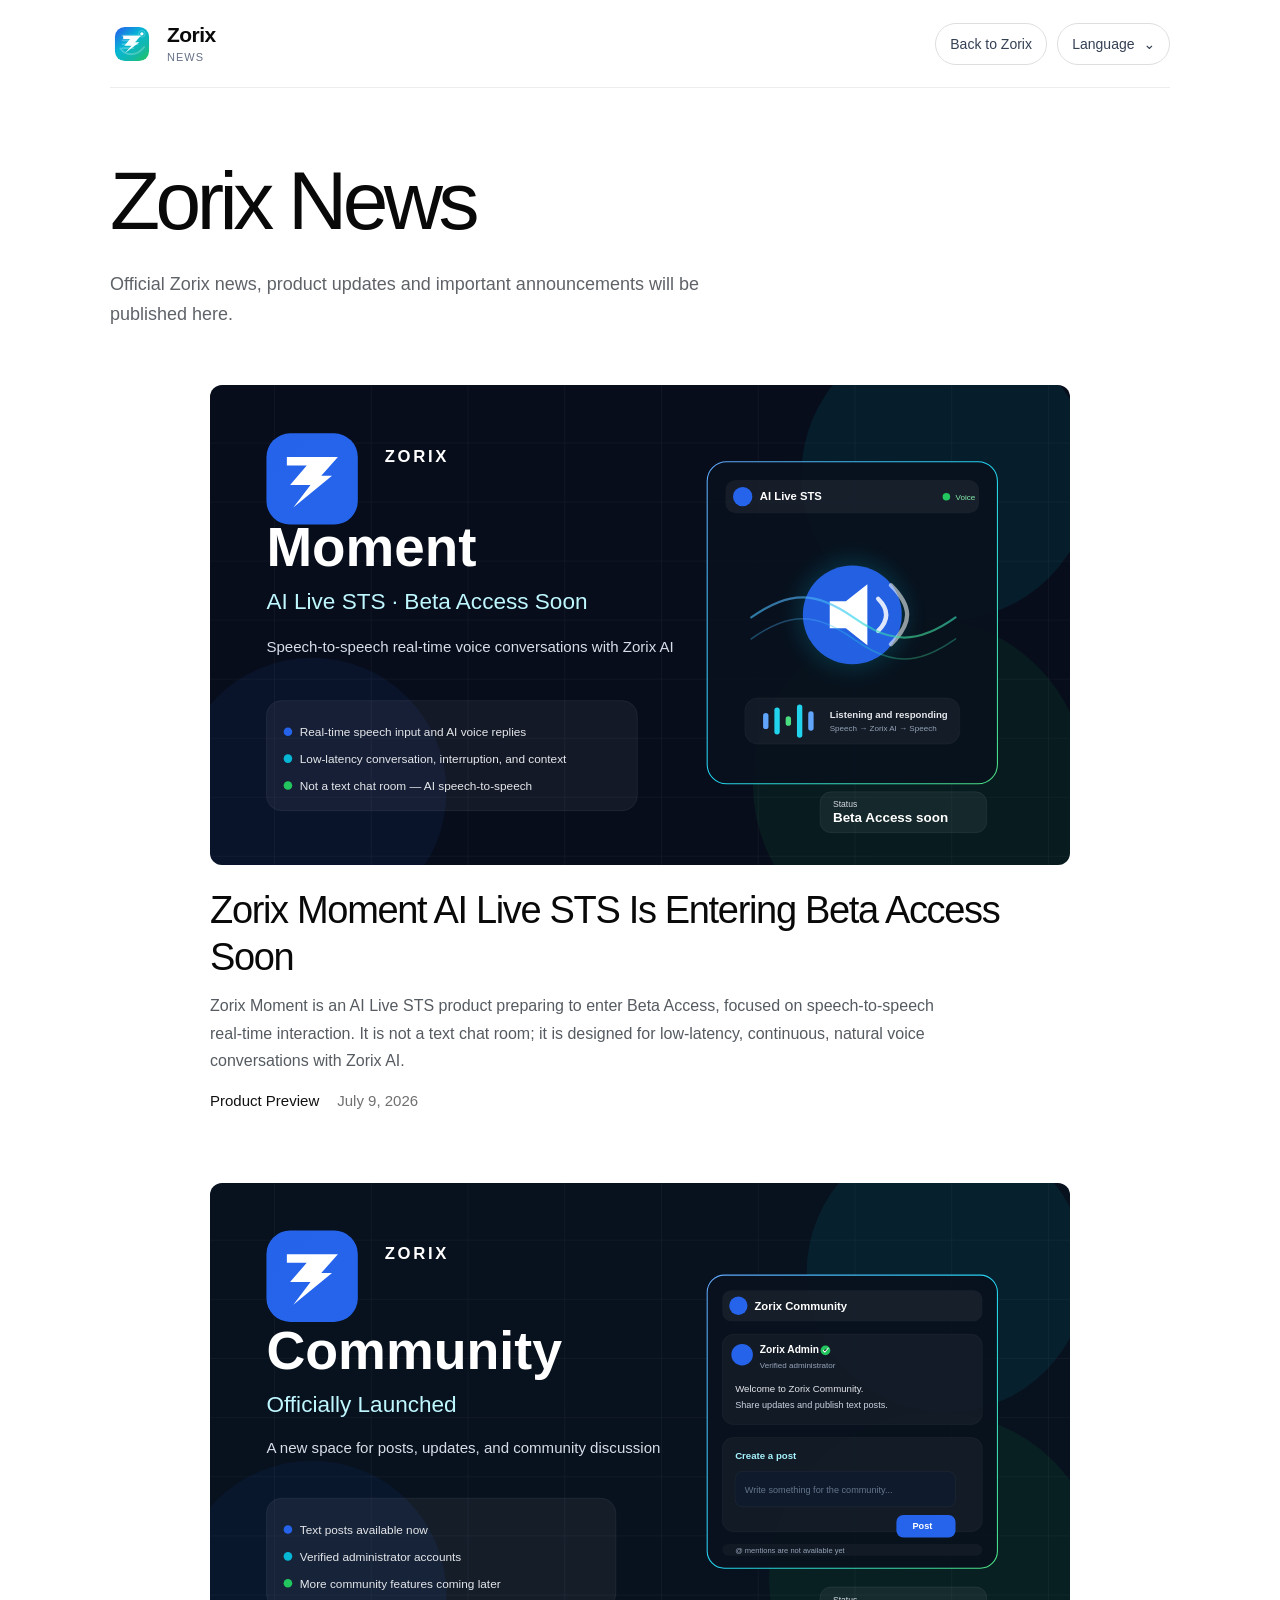
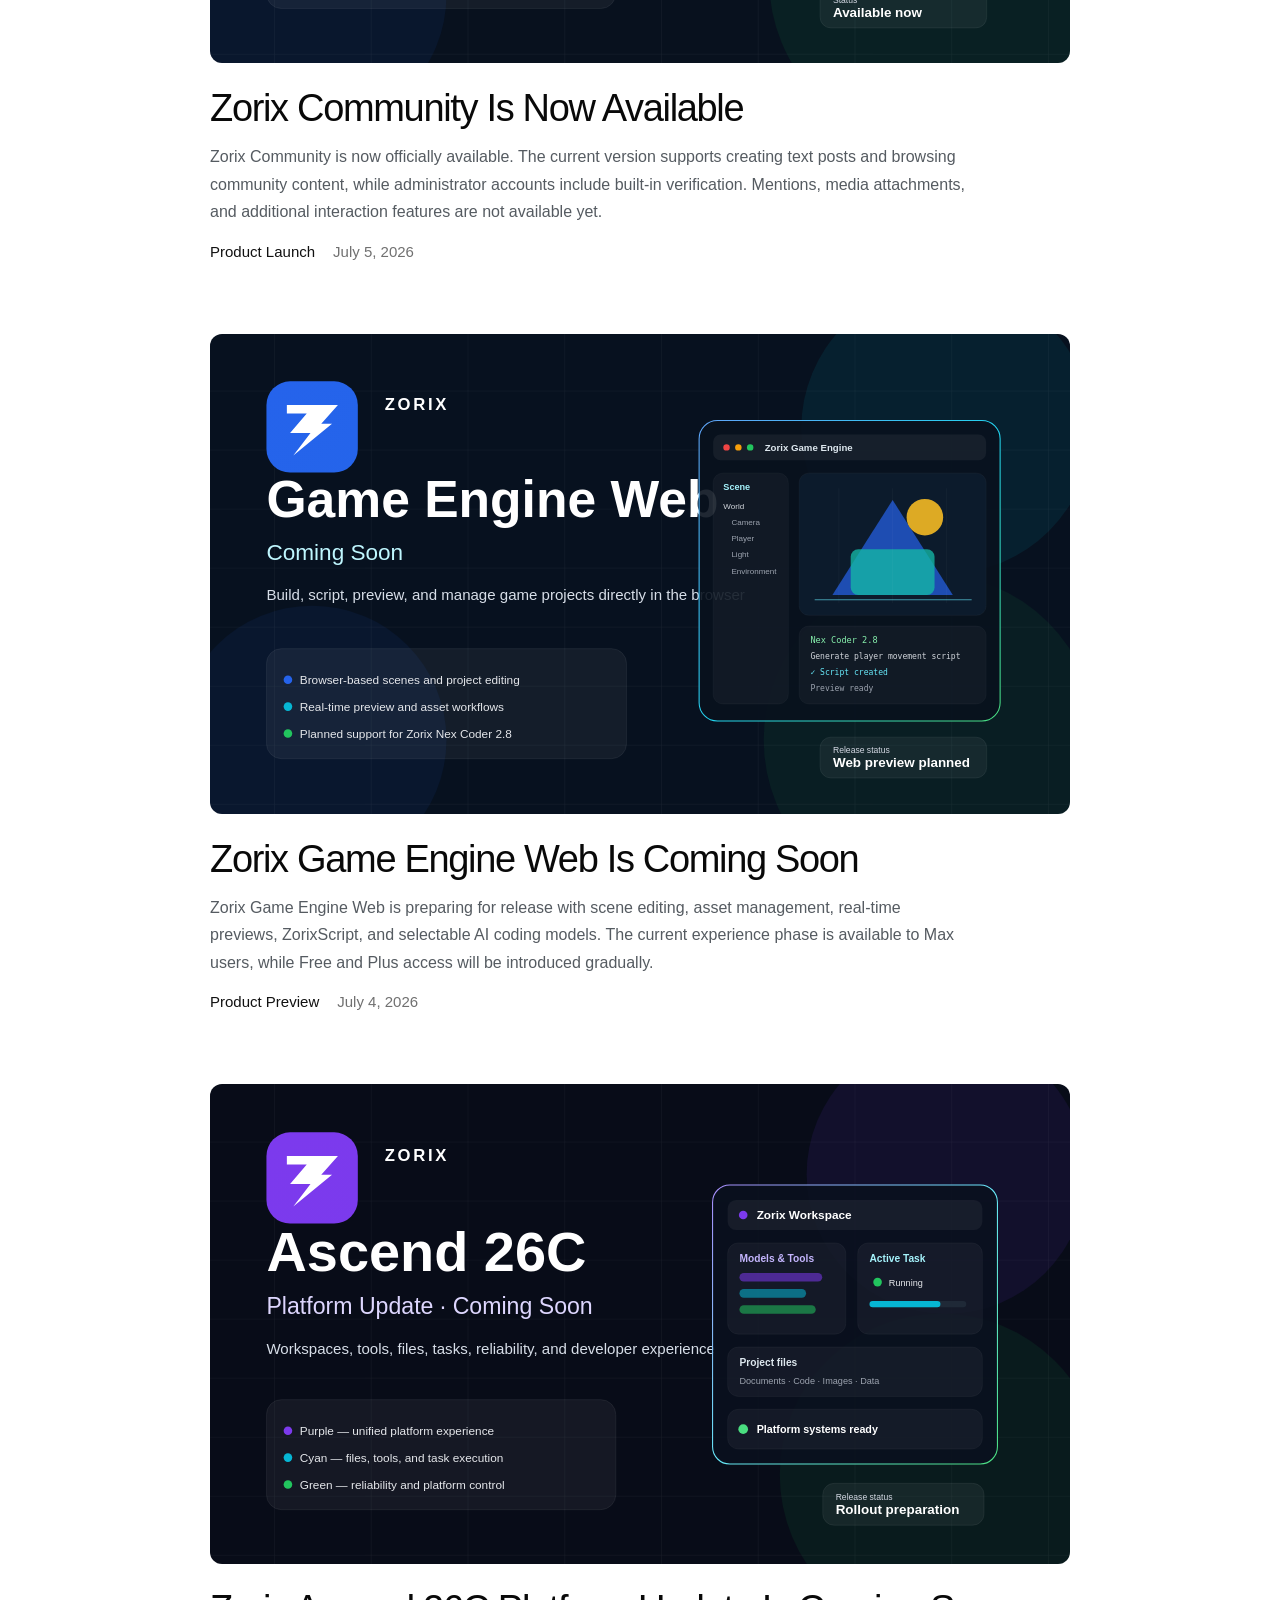
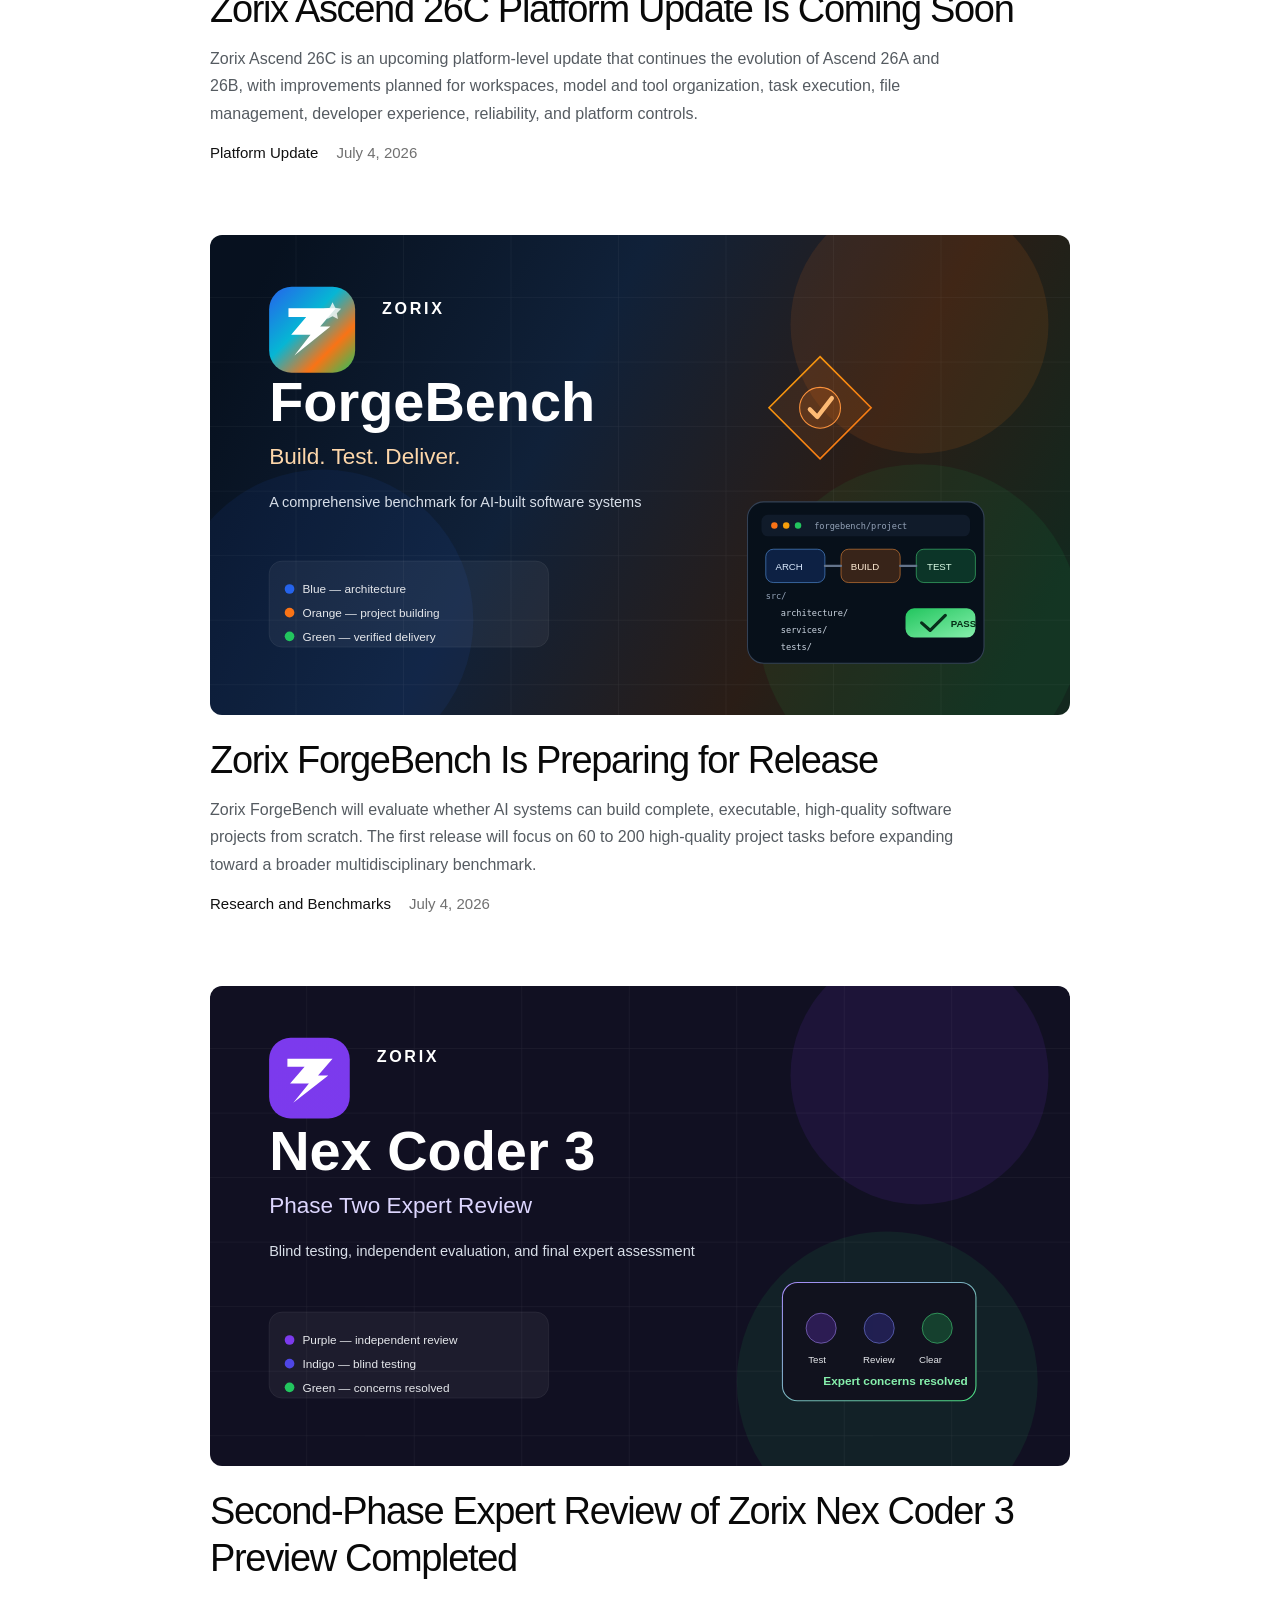
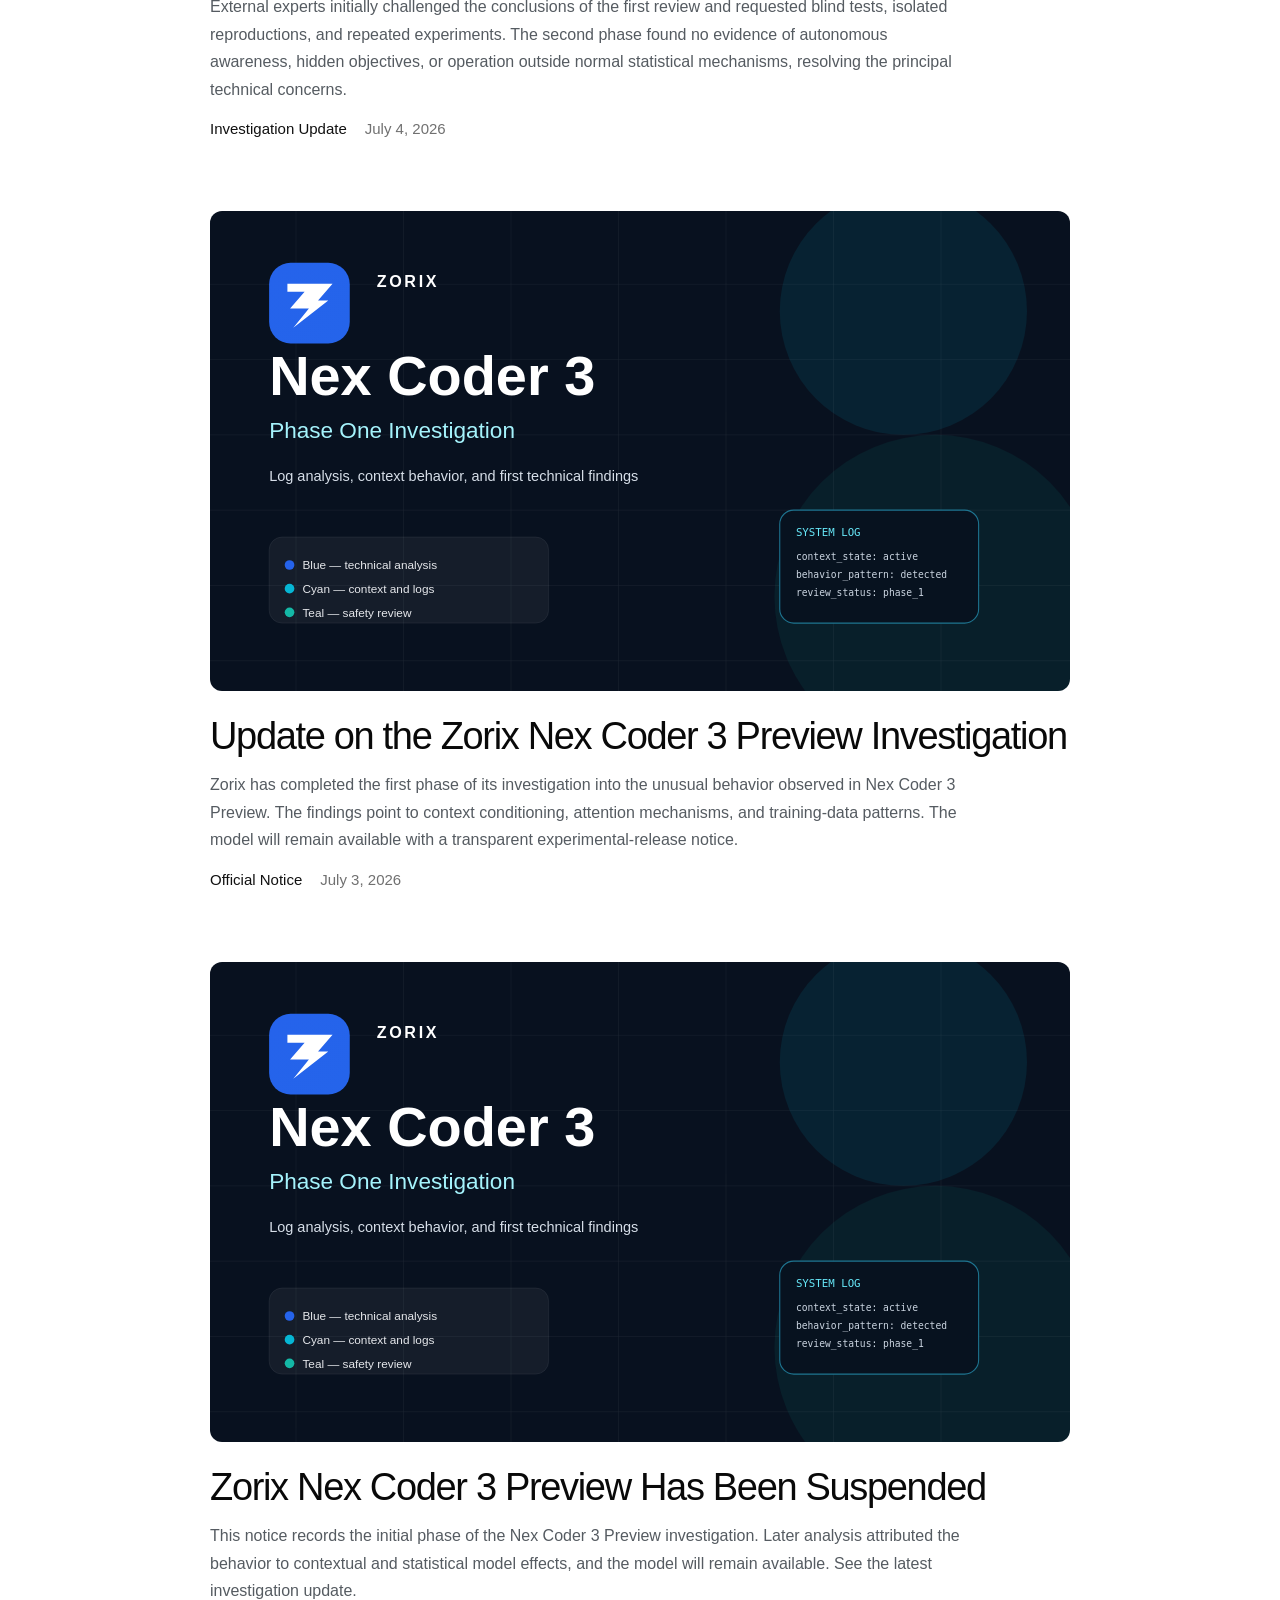
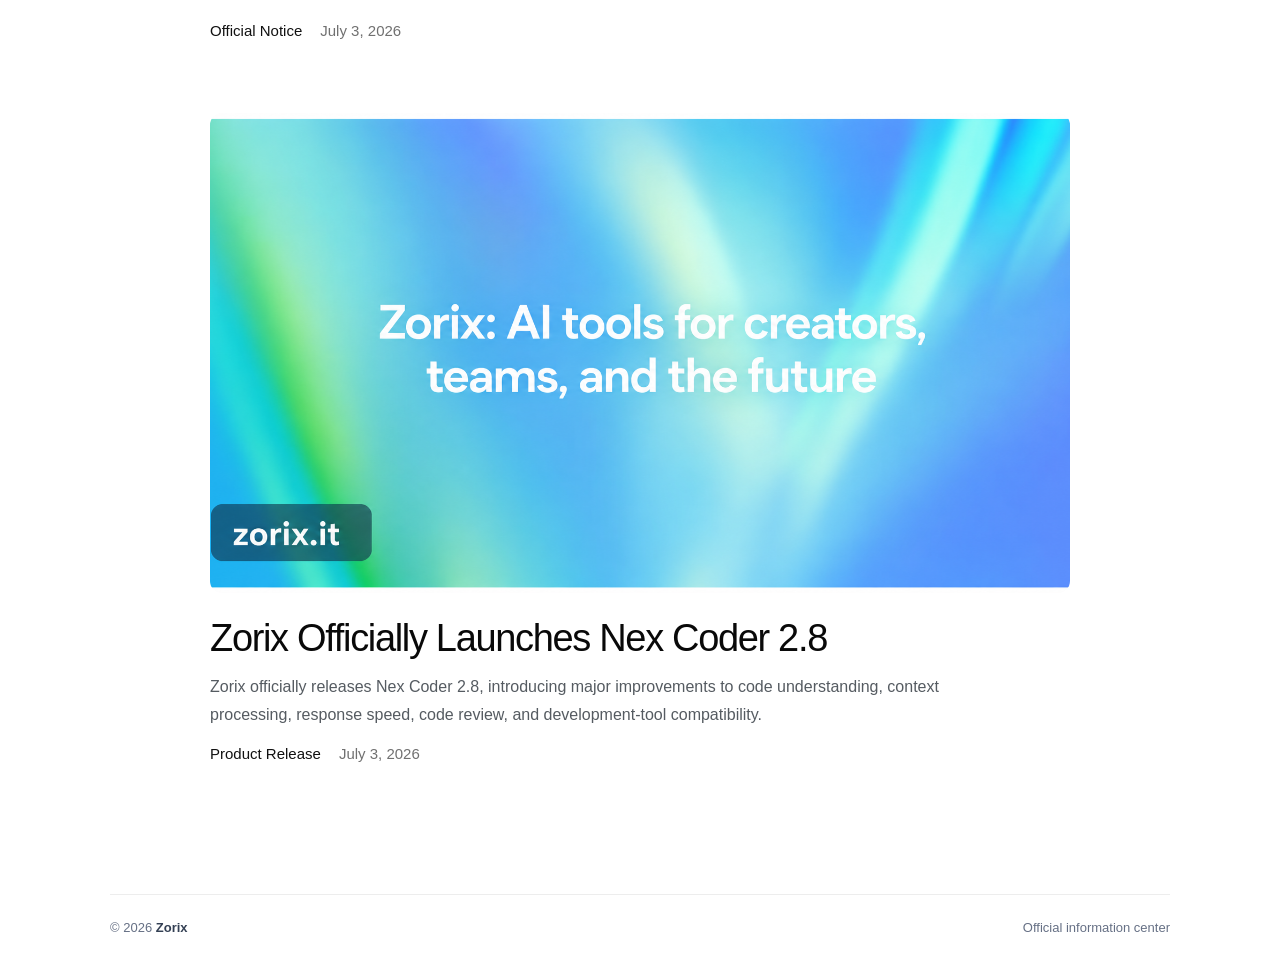
<file: index.html>
<!doctype html><html lang="en"><head><meta charset="utf-8"><meta name="viewport" content="width=device-width,initial-scale=1"><title>Zorix News</title><script>
(function(){
 const supported=['zh-CN','en','it','es','fr','de','ja','ko'];
 const map={zh:'zh-CN',en:'en',it:'it',es:'es',fr:'fr',de:'de',ja:'ja',ko:'ko'};
 const saved=localStorage.getItem('zorix-news-language');
 let raw=(saved||navigator.languages?.[0]||navigator.language||'en').replace('_','-');
 let lang=supported.includes(raw)?raw:(map[raw.split('-')[0]]||'en');
 location.replace('./'+lang+'/news/');
})();</script><noscript><meta http-equiv="refresh" content="0;url=./en/news/"></noscript>  <link rel="icon" type="image/svg+xml" href="favicon.svg">
</head><body></body></html>
</file>
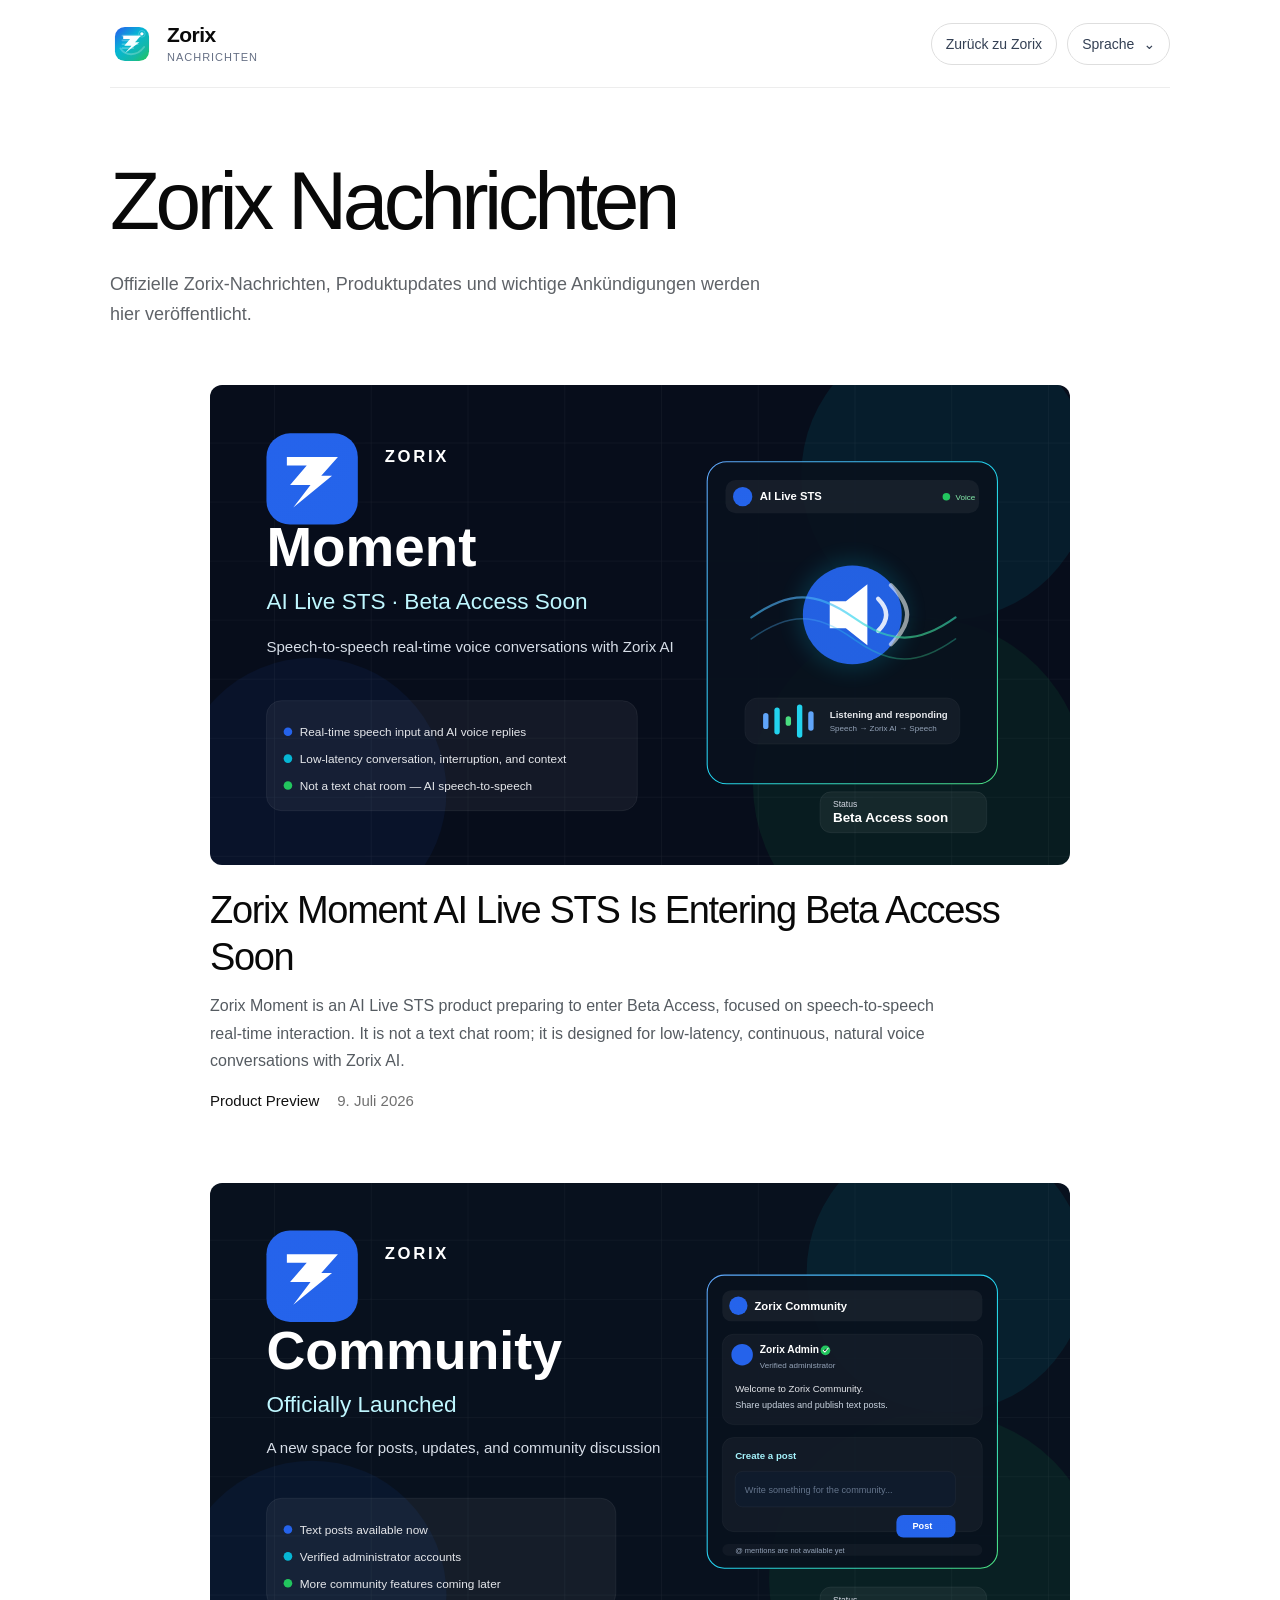
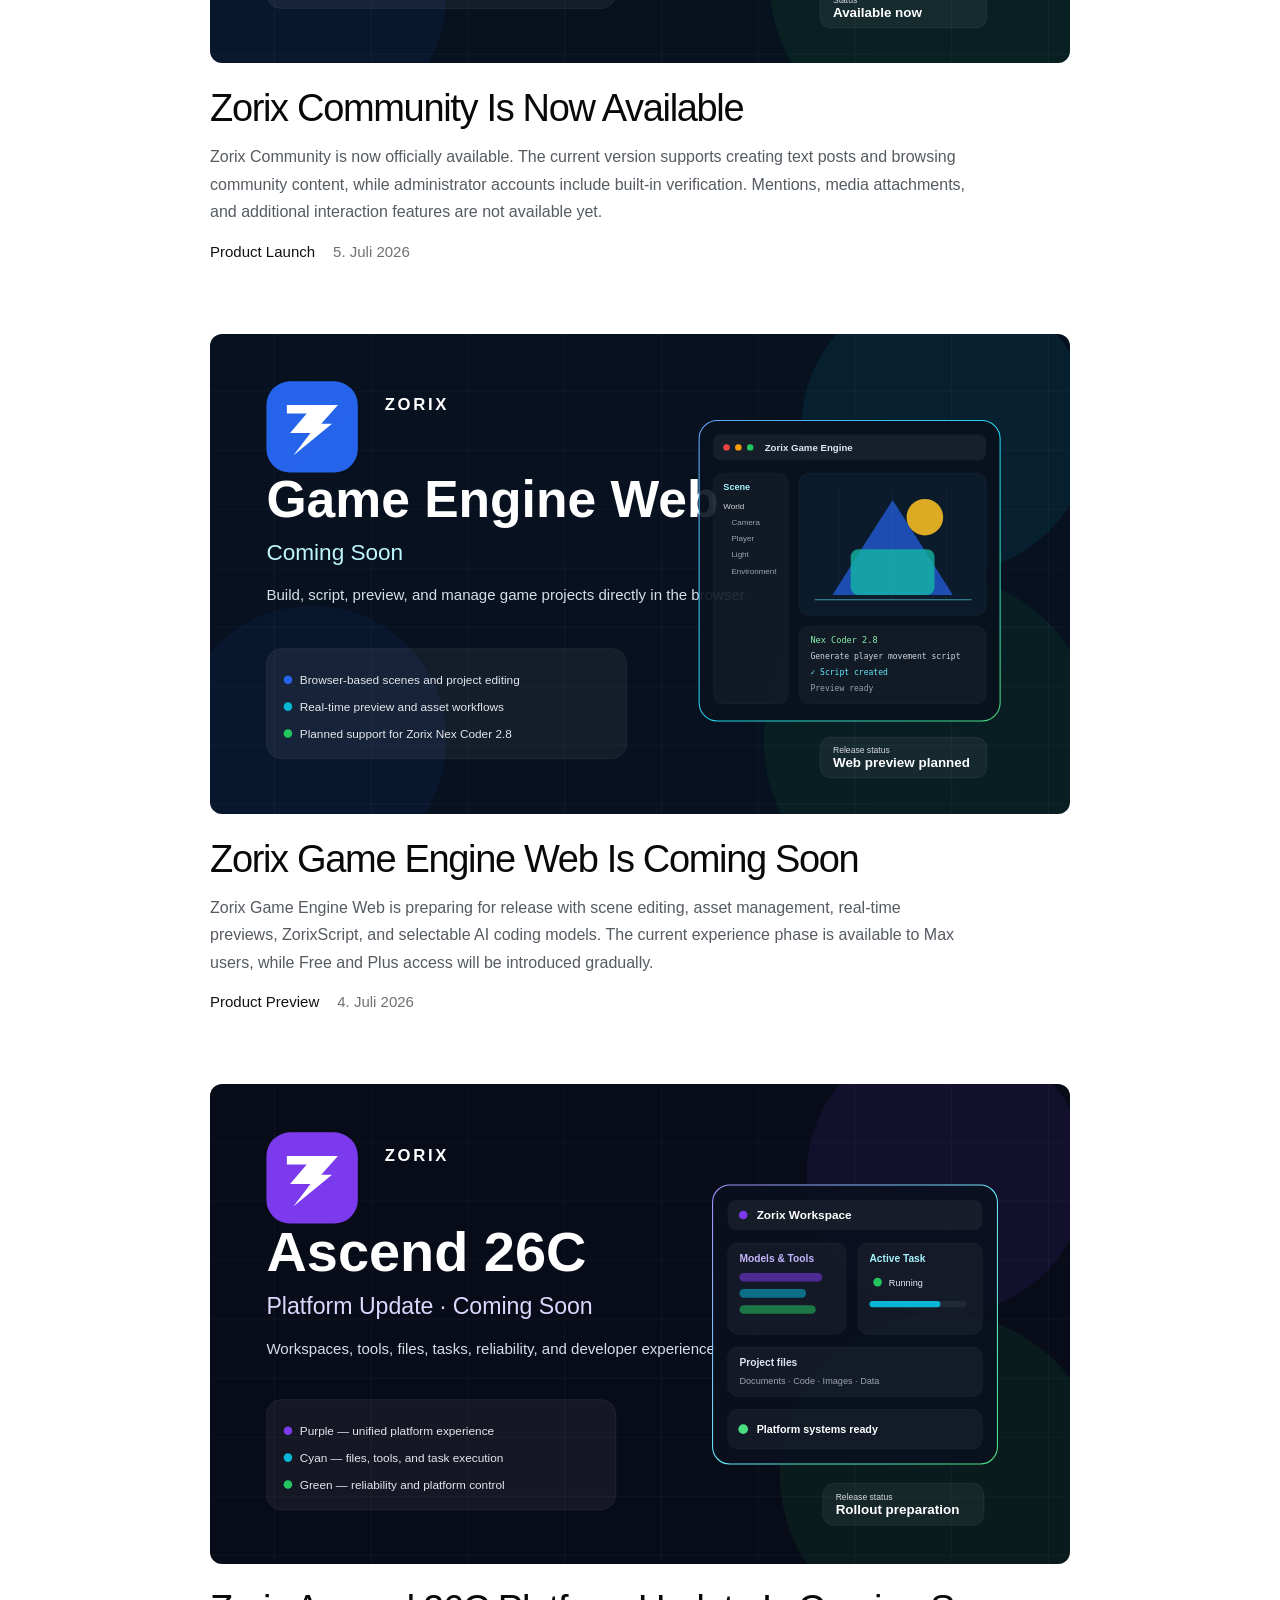
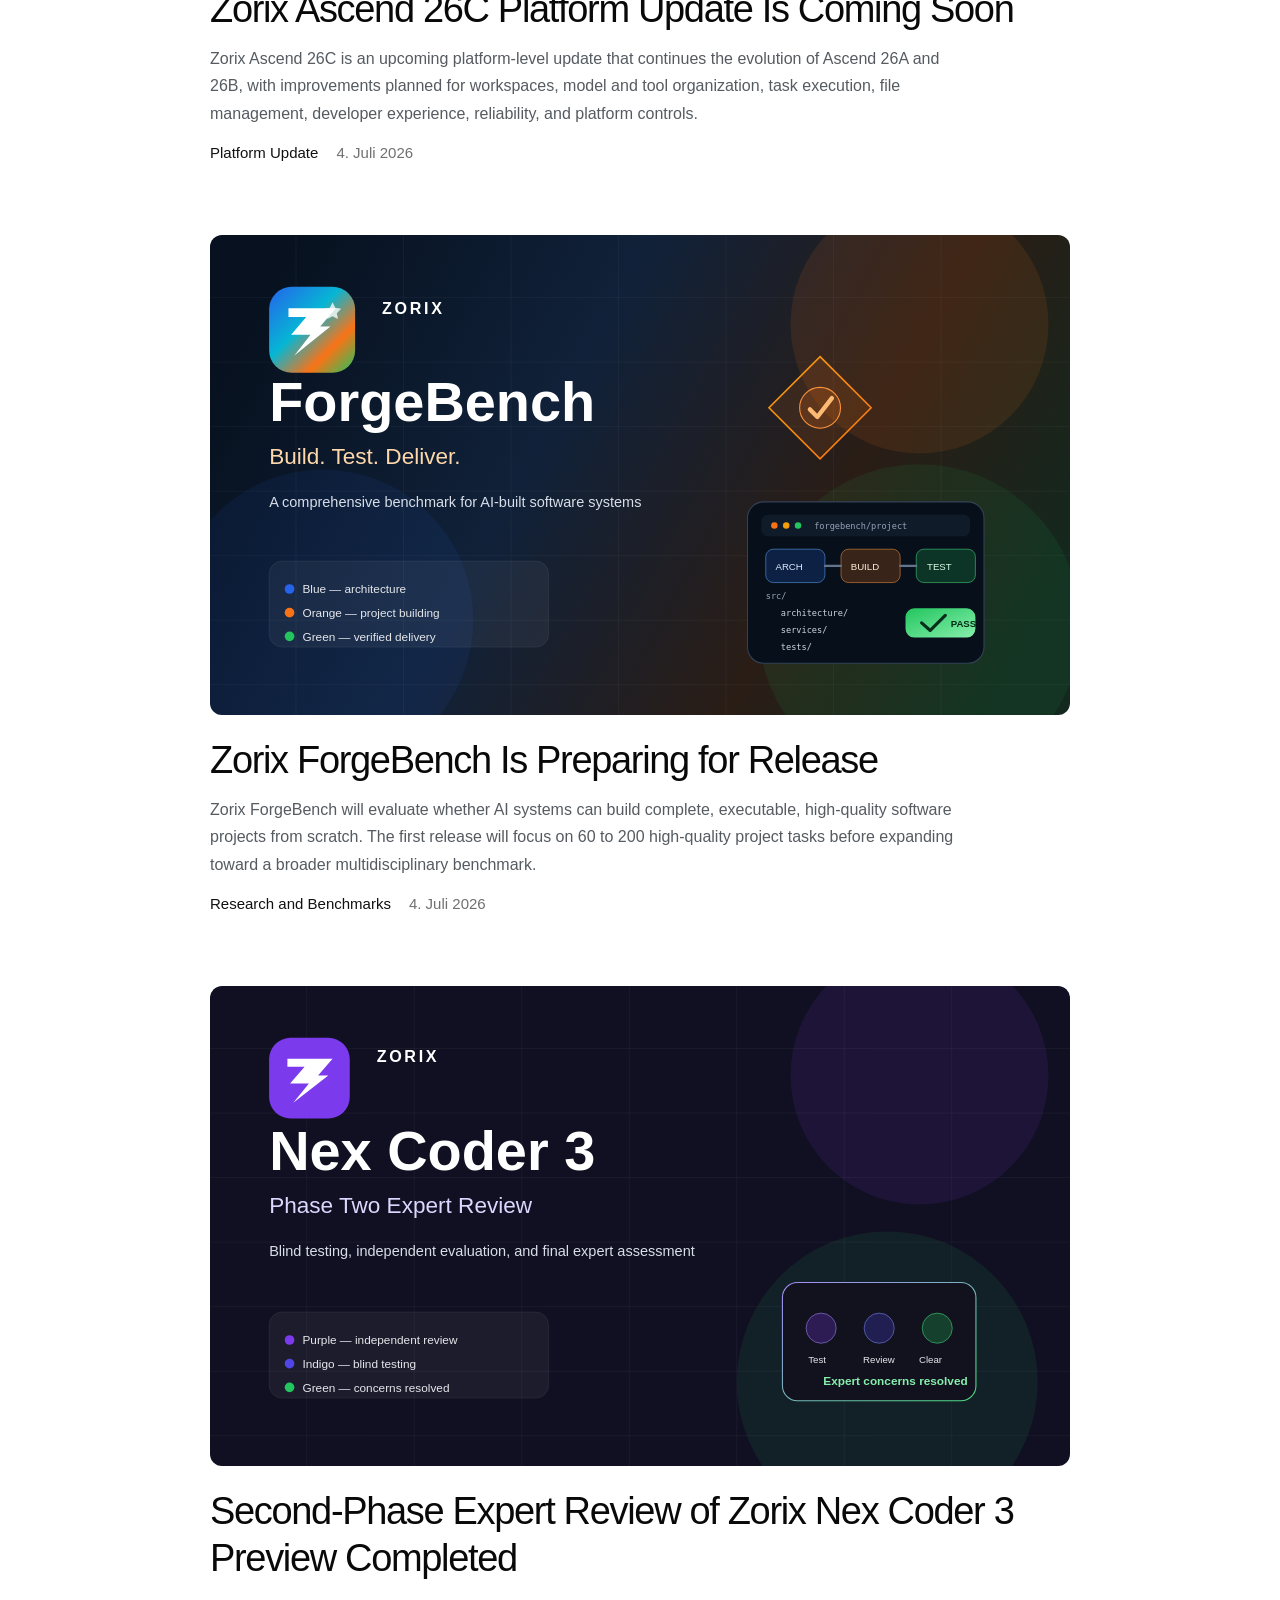
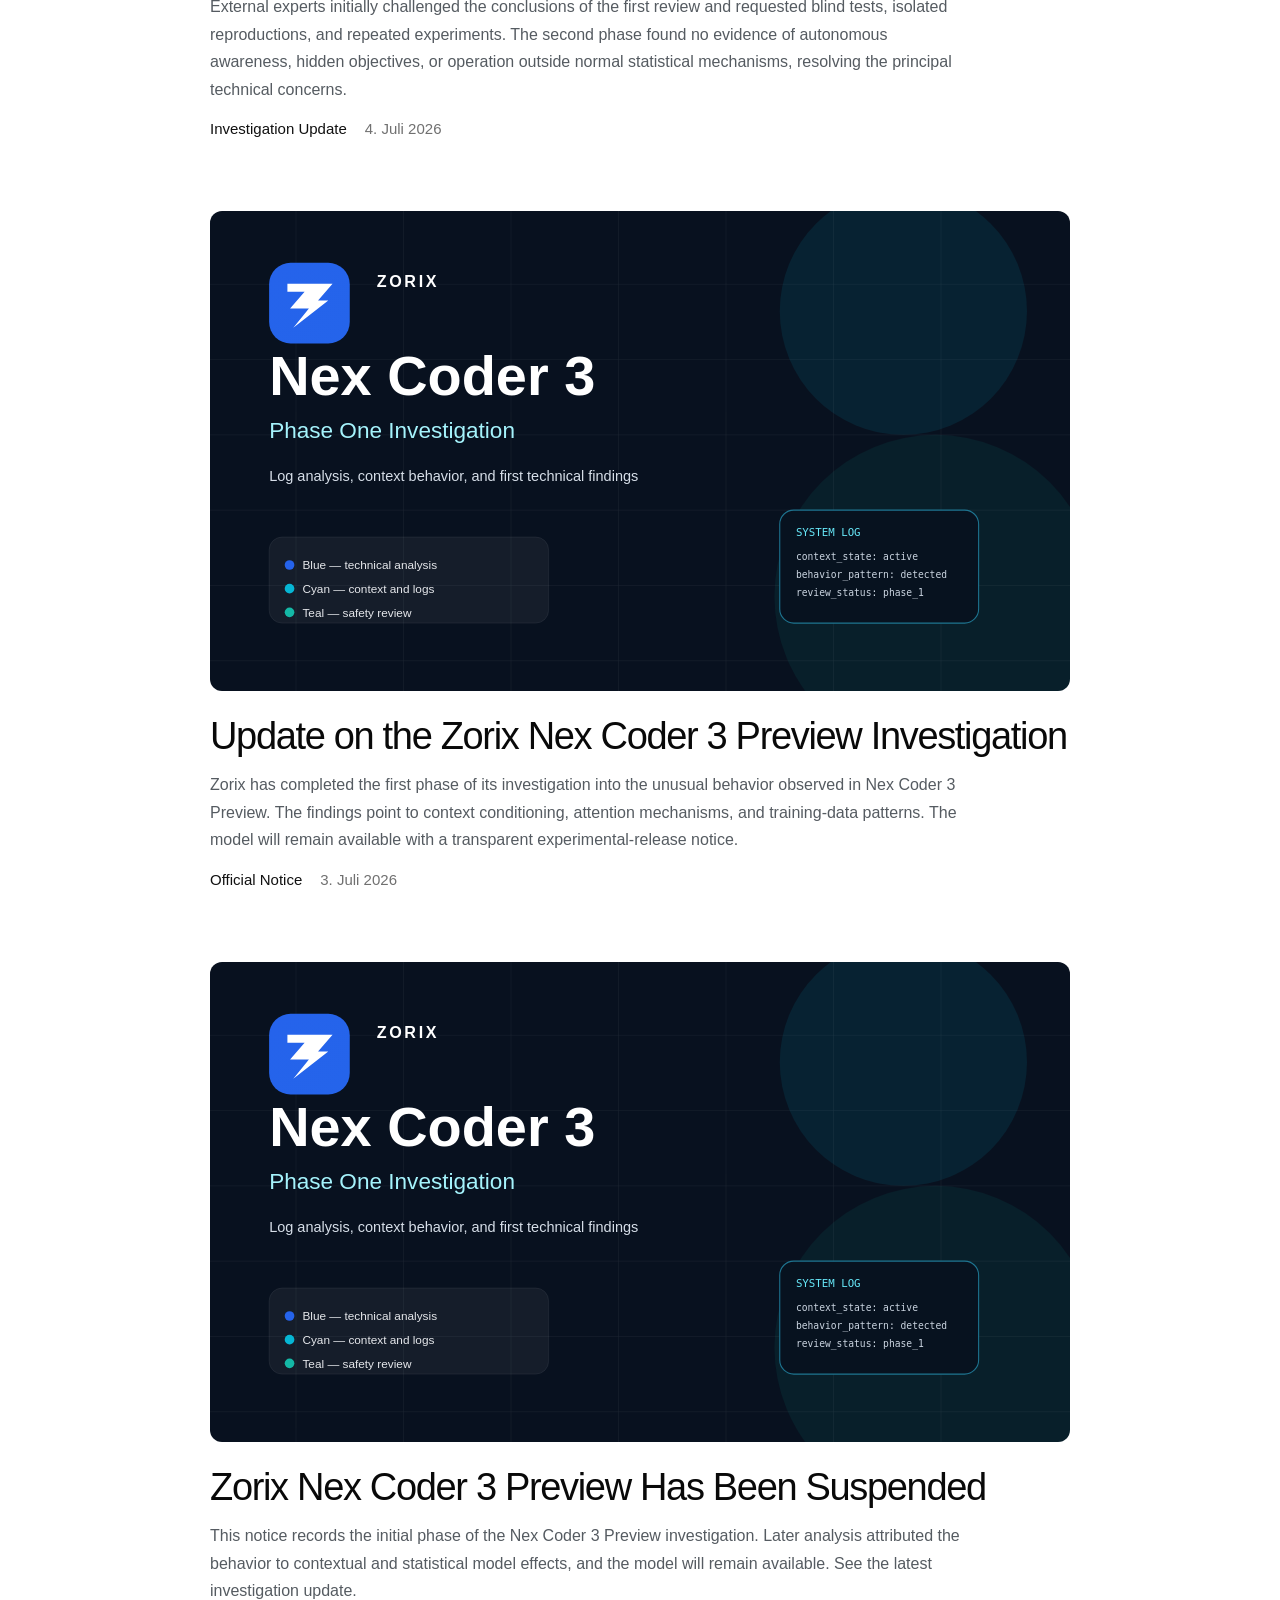
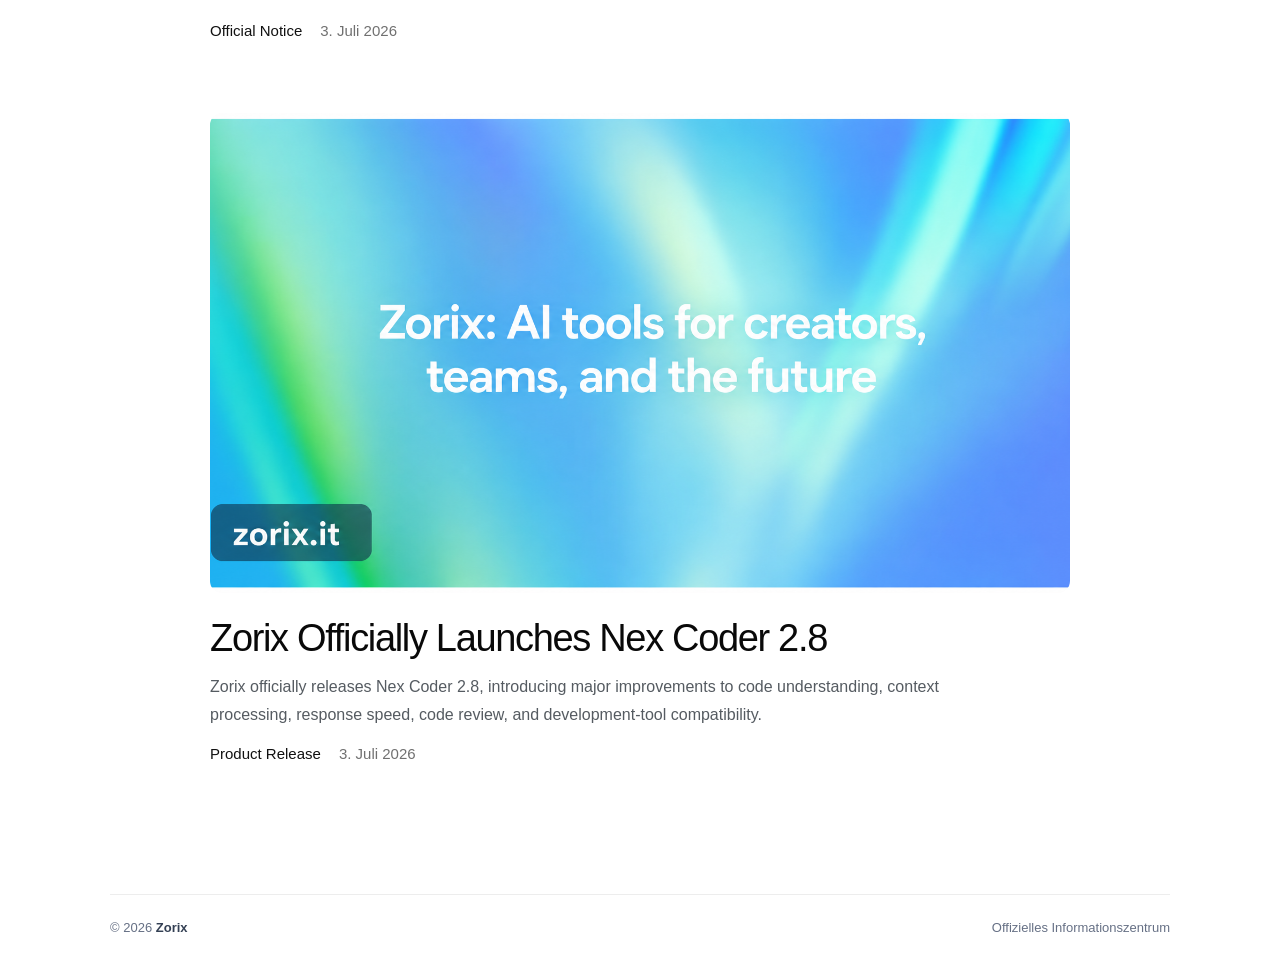
<file: de/news/index.html>
<!doctype html>
<html lang="de"><head><meta charset="utf-8"><meta name="viewport" content="width=device-width,initial-scale=1"><meta name="color-scheme" content="light"><meta name="theme-color" content="#f5f7fa"><title>Zorix Nachrichten</title><meta name="description" content="Offizielle Zorix-Nachrichten, Produktupdates und wichtige Ankündigungen werden hier veröffentlicht."><link rel="stylesheet" href="../../assets/style.css?v=20260703-9"><link rel="canonical" href="https://zorix.it/de/news/">  <link rel="icon" type="image/svg+xml" href="../../favicon.svg">
  <link rel="alternate" type="application/json" title="Zorix News JSON Feed" href="/data/news-feed.json">
  <link rel="alternate" type="application/json" title="Zorix News Crawl Feed" href="/news-feed.json">
</head>
<body><div class="shell"><header class="header"><a class="brand" href="https://zorix.it/"><svg class="brand-logo" width="52" height="52" viewBox="0 0 160 160" xmlns="http://www.w3.org/2000/svg" aria-hidden="true">
  <defs>
    <linearGradient id="newsCore" x1="28" y1="20" x2="134" y2="140" gradientUnits="userSpaceOnUse"><stop offset="0%" stop-color="#2563EB"/><stop offset="40%" stop-color="#06B6D4"/><stop offset="75%" stop-color="#14B8A6"/><stop offset="100%" stop-color="#22C55E"/></linearGradient>
    <linearGradient id="newsZ" x1="48" y1="46" x2="112" y2="114" gradientUnits="userSpaceOnUse"><stop offset="0%" stop-color="#FFFFFF"/><stop offset="100%" stop-color="#ECFEFF"/></linearGradient>
  </defs>
  <rect x="18" y="18" width="124" height="124" rx="36" fill="url(#newsCore)"/>
  <g opacity="0.26"><rect x="42" y="46" width="72" height="8" rx="4" fill="#FFFFFF"/><rect x="42" y="64" width="56" height="6" rx="3" fill="#FFFFFF"/><rect x="42" y="78" width="62" height="6" rx="3" fill="#FFFFFF"/><rect x="42" y="92" width="46" height="6" rx="3" fill="#FFFFFF"/></g>
  <path d="M38 96C54 121 96 129 124 91" fill="none" stroke="#FFFFFF" stroke-width="7" stroke-linecap="round" opacity="0.24"/>
  <circle cx="116" cy="43" r="6" fill="#FFFFFF"/><circle cx="116" cy="43" r="12" fill="none" stroke="#FFFFFF" stroke-width="3" opacity="0.28"/>
  <path d="M48 50H112L91 74H107L55 113L78 86H52L73 62H48Z" fill="url(#newsZ)"/>
</svg><span class="brand-copy"><span class="brand-name">Zorix</span><span class="brand-section">Nachrichten</span></span></a><nav class="nav-actions"><a class="back-link" href="https://zorix.it/">Zurück zu Zorix</a><div class="language"><button class="lang-button" type="button" aria-haspopup="true" aria-expanded="false">Sprache <span aria-hidden="true">⌄</span></button><div class="lang-menu"><a href="../../zh-CN/news/" class="">简体中文<span></span></a><a href="../../en/news/" class="">English<span></span></a><a href="../../it/news/" class="">Italiano<span></span></a><a href="../../es/news/" class="">Español<span></span></a><a href="../../fr/news/" class="">Français<span></span></a><a href="../../de/news/" class="active">Deutsch<span>✓</span></a><a href="../../ja/news/" class="">日本語<span></span></a><a href="../../ko/news/" class="">한국어<span></span></a></div></div></nav></header>
<main><section class="hero"><span class="eyebrow">Offizielles Informationszentrum</span><h1><span class="gradient-text">Zorix Nachrichten</span></h1><p class="intro">Offizielle Zorix-Nachrichten, Produktupdates und wichtige Ankündigungen werden hier veröffentlicht.</p></section><section class="news-panel" aria-labelledby="empty-title"><div class="panel-head"><span>Nachrichten</span><span>ZORIX NEWSROOM</span></div><div data-news-root aria-live="polite"><div class="empty"><div class="empty-mark" aria-hidden="true"><svg viewBox="0 0 48 48" fill="none"><rect x="8" y="9" width="32" height="30" rx="8" stroke="#2563EB" stroke-width="2.4"/><path d="M15 18h18M15 24h13M15 30h9" stroke="#06B6D4" stroke-width="2.4" stroke-linecap="round"/><circle cx="34" cy="31" r="3" fill="#22C55E"/></svg></div><h2>暂无新闻</h2><p>最新动态即将发布</p></div></div></section></main><footer class="footer"><span>© <span data-year></span> <strong>Zorix</strong></span><span>Offizielles Informationszentrum</span></footer></div><script src="../../assets/app.js?v=20260703-9"></script>  <script defer src="/assets/js/news-tts-player.js"></script>
</body></html>
</file>
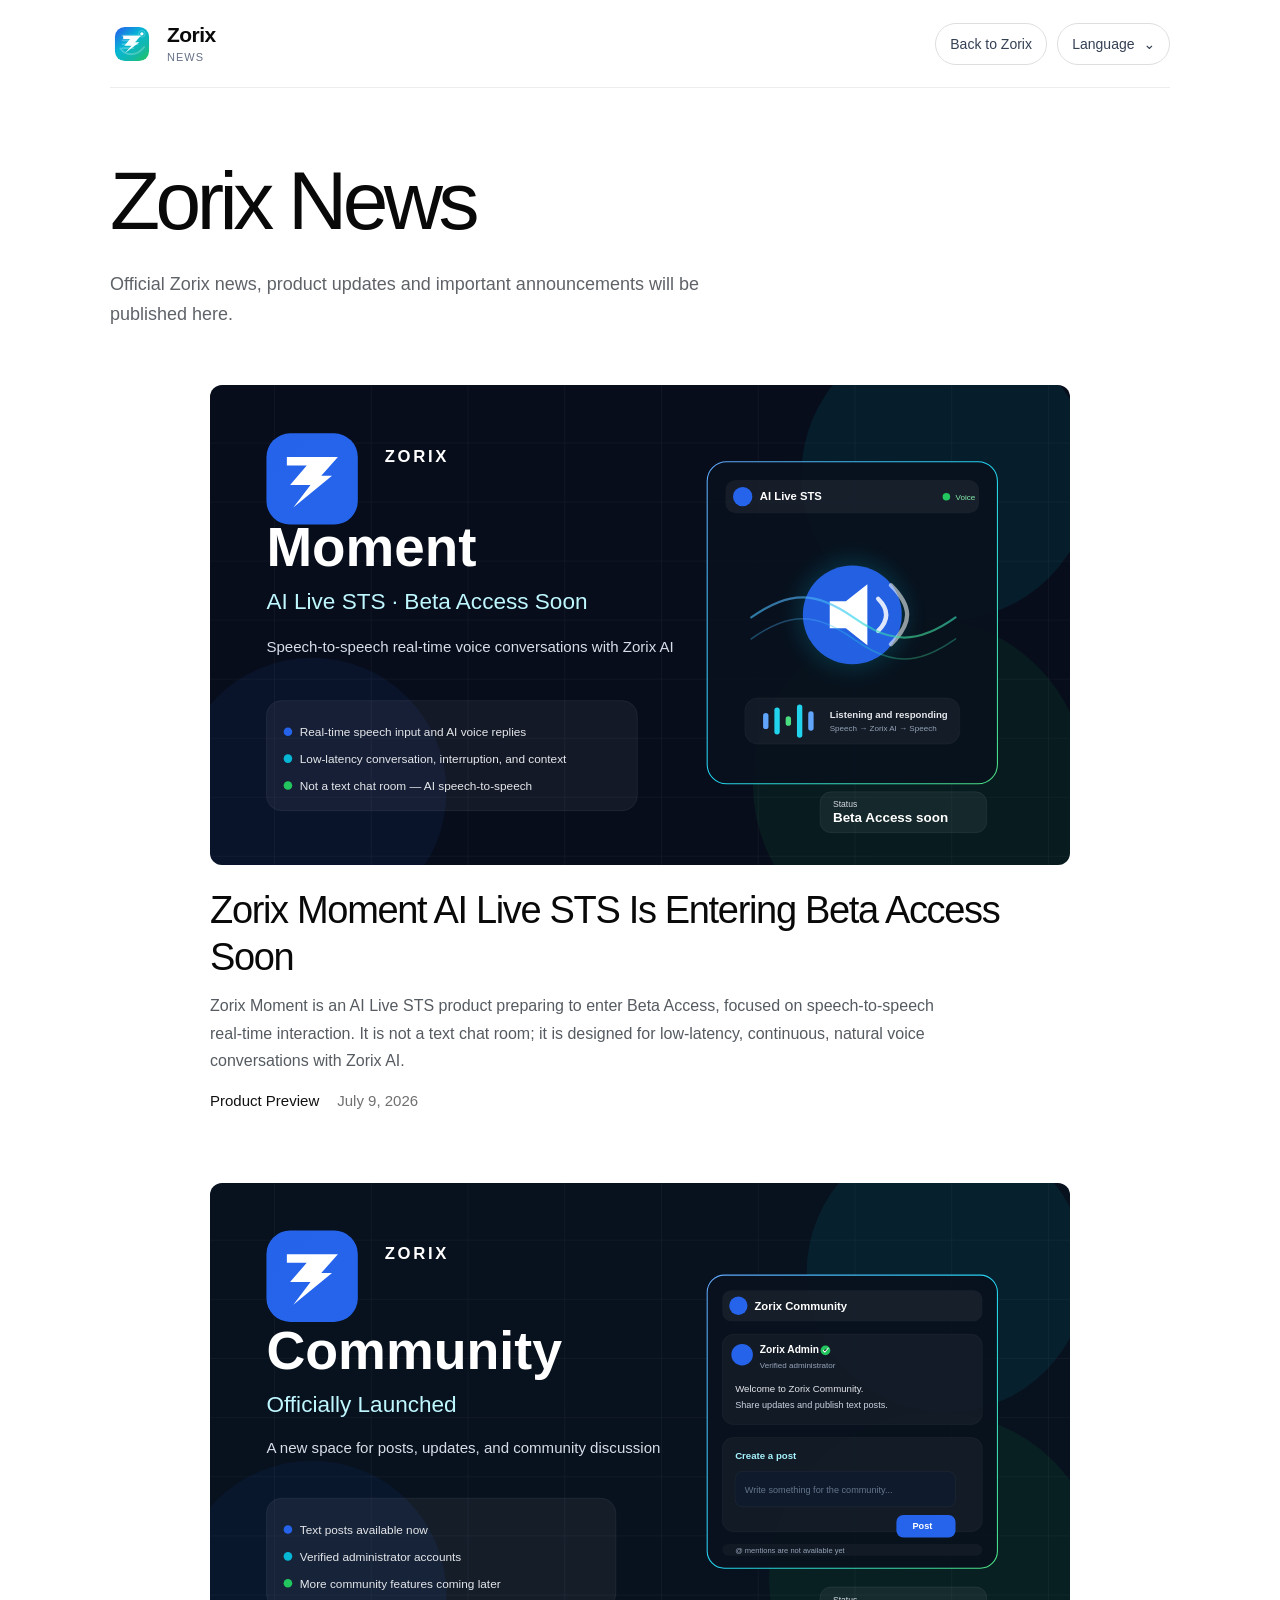
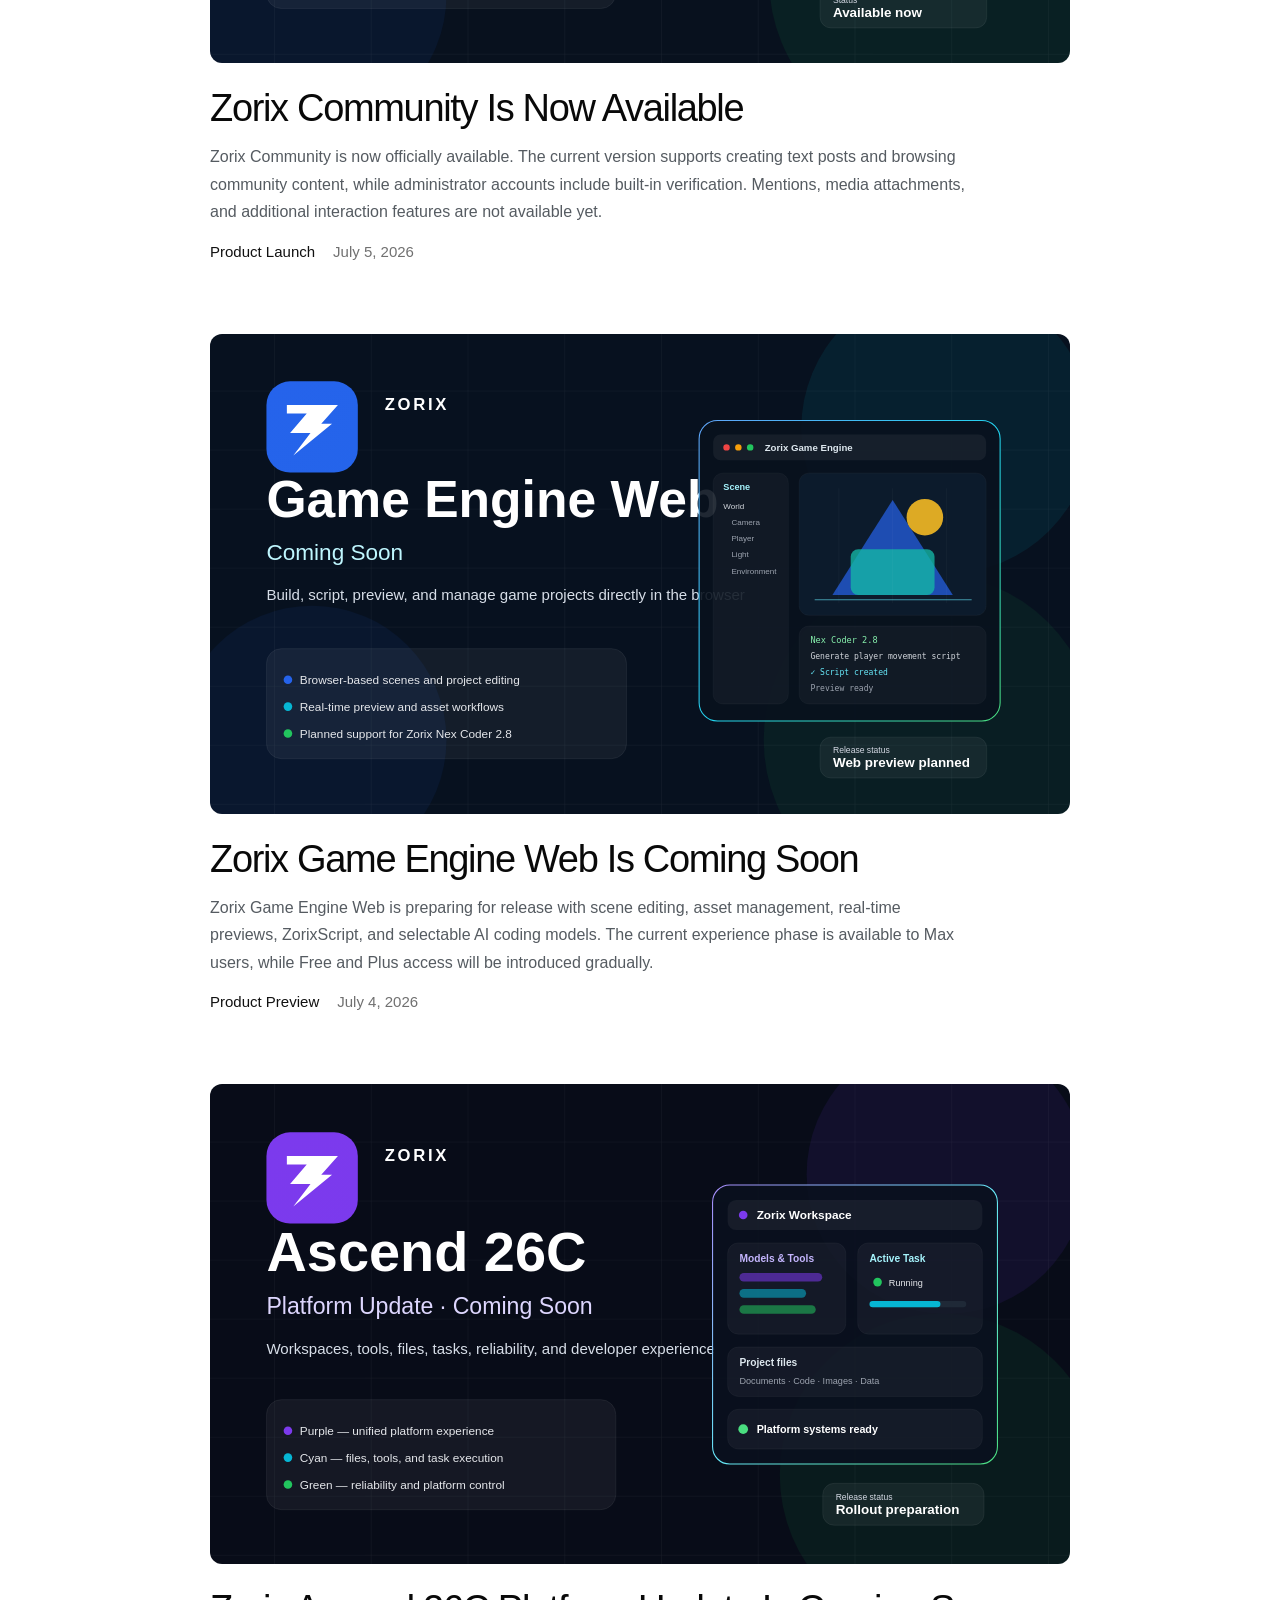
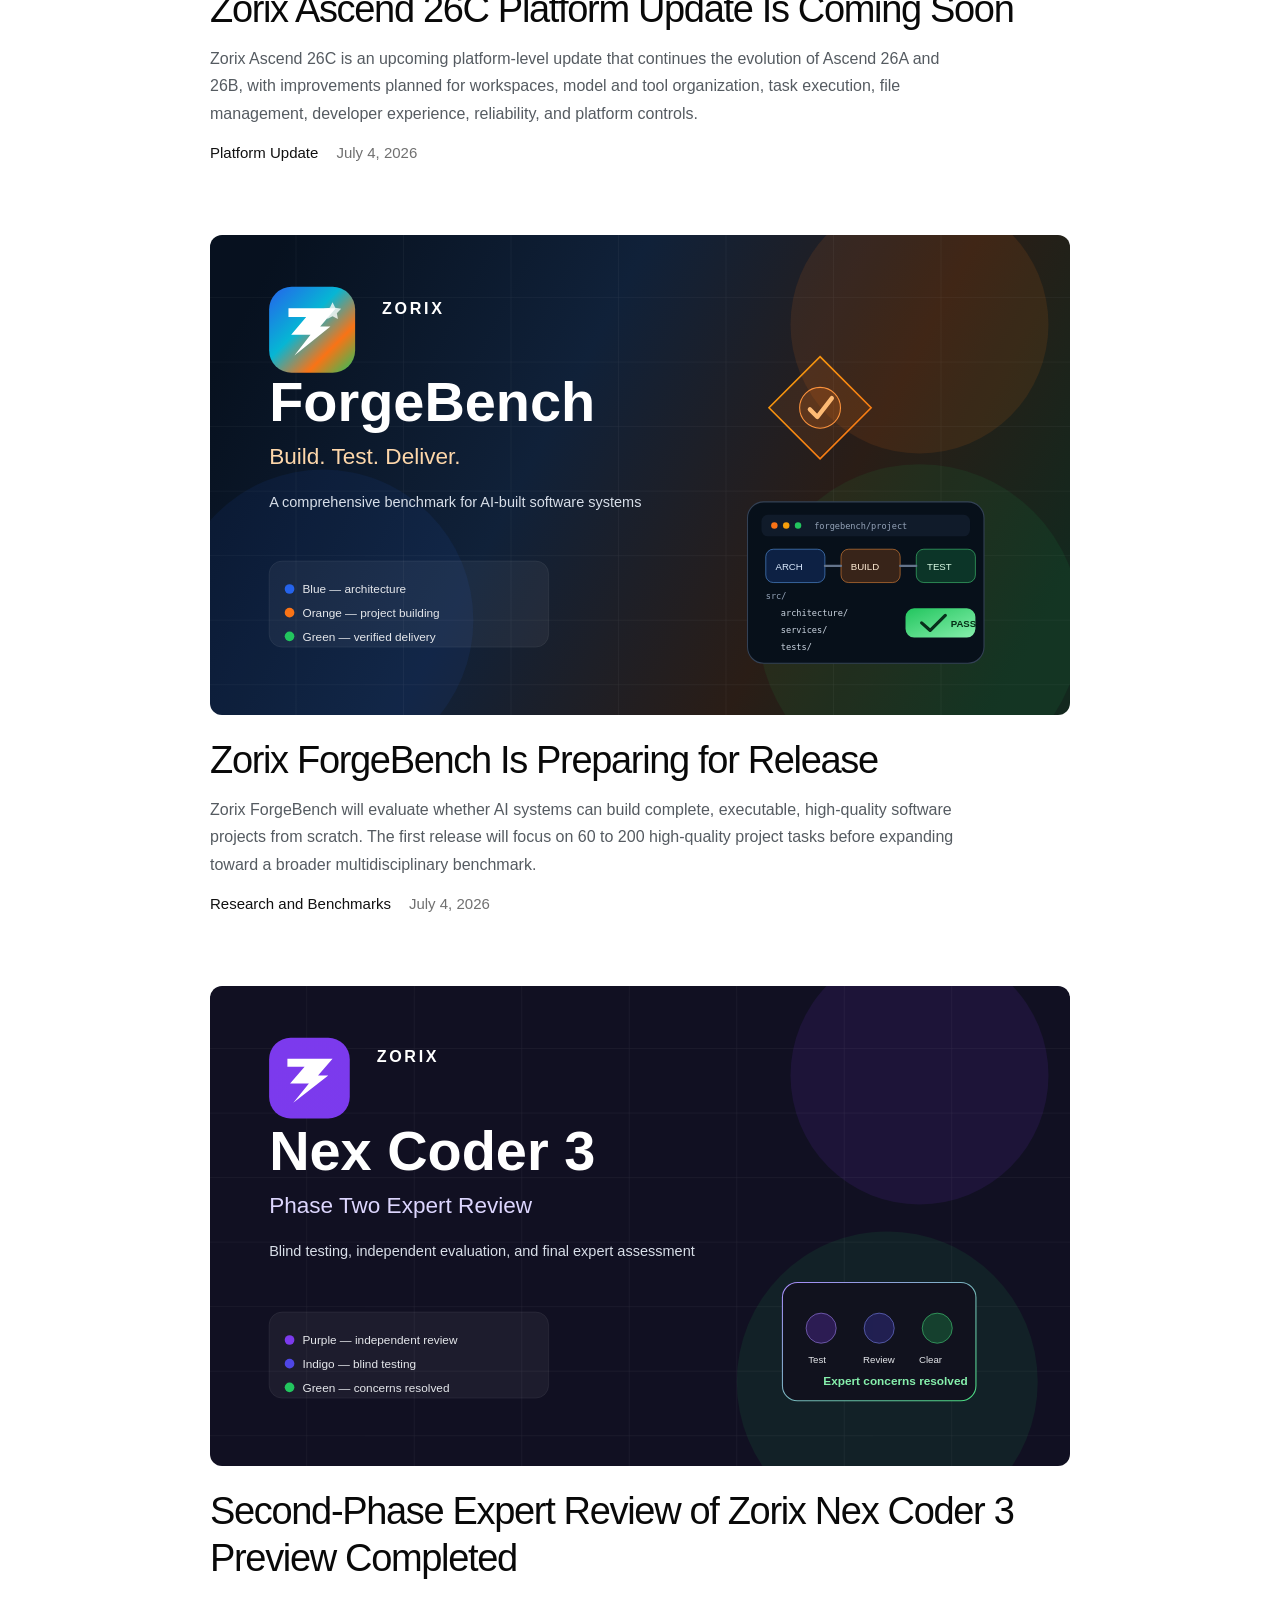
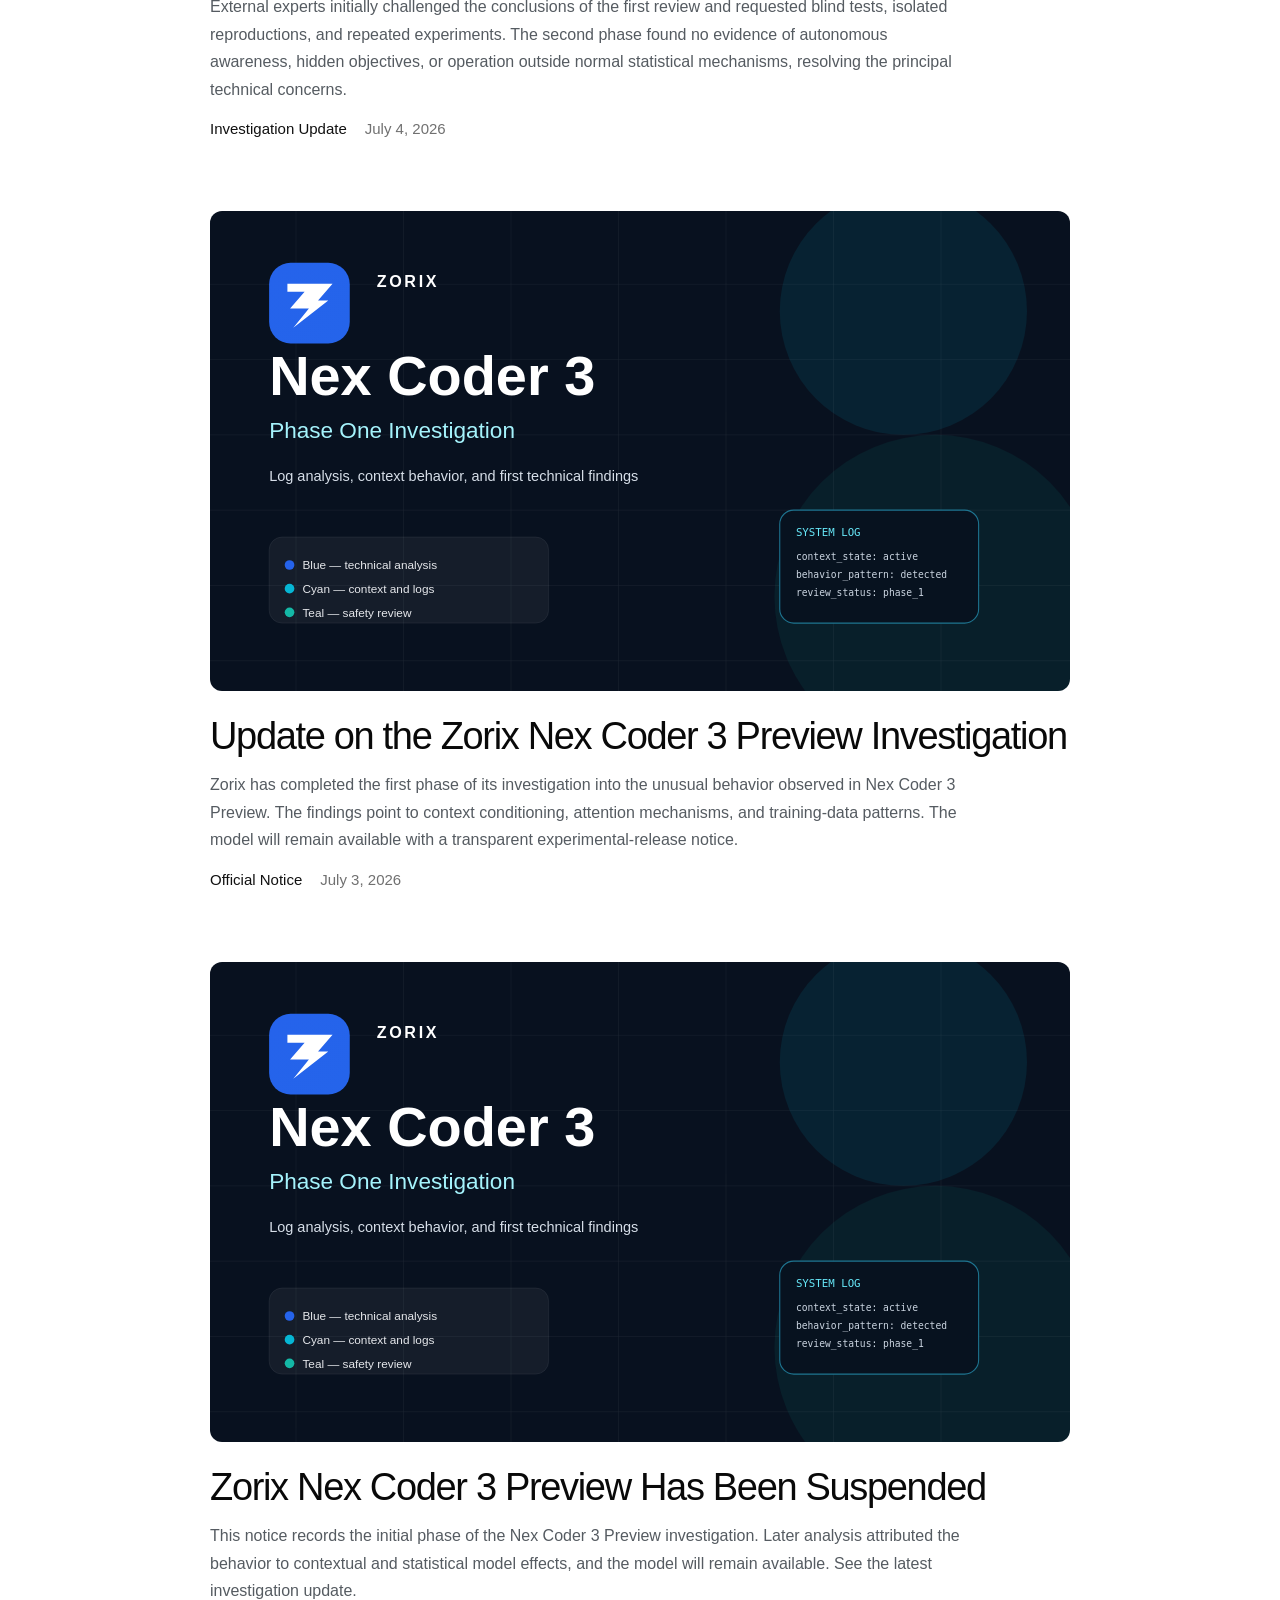
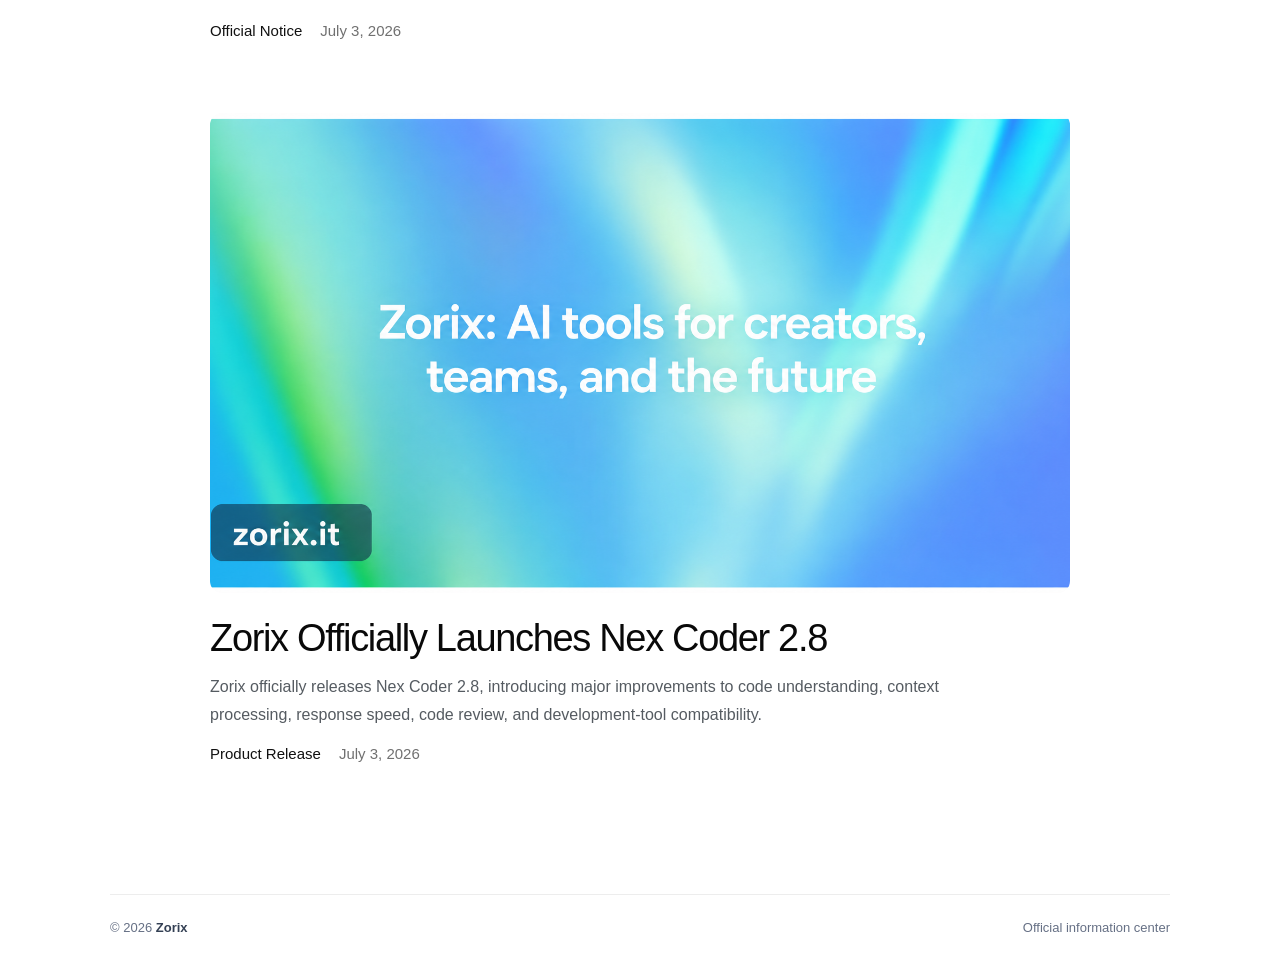
<file: en/news/index.html>
<!doctype html>
<html lang="en"><head><meta charset="utf-8"><meta name="viewport" content="width=device-width,initial-scale=1"><meta name="color-scheme" content="light"><meta name="theme-color" content="#f5f7fa"><title>Zorix News</title><meta name="description" content="Official Zorix news, product updates and important announcements will be published here."><link rel="stylesheet" href="../../assets/style.css?v=20260703-9"><link rel="canonical" href="https://zorix.it/en/news/">  <link rel="icon" type="image/svg+xml" href="../../favicon.svg">
  <link rel="alternate" type="application/json" title="Zorix News JSON Feed" href="/data/news-feed.json">
  <link rel="alternate" type="application/json" title="Zorix News Crawl Feed" href="/news-feed.json">
</head>
<body><div class="shell"><header class="header"><a class="brand" href="https://zorix.it/"><svg class="brand-logo" width="52" height="52" viewBox="0 0 160 160" xmlns="http://www.w3.org/2000/svg" aria-hidden="true">
  <defs>
    <linearGradient id="newsCore" x1="28" y1="20" x2="134" y2="140" gradientUnits="userSpaceOnUse"><stop offset="0%" stop-color="#2563EB"/><stop offset="40%" stop-color="#06B6D4"/><stop offset="75%" stop-color="#14B8A6"/><stop offset="100%" stop-color="#22C55E"/></linearGradient>
    <linearGradient id="newsZ" x1="48" y1="46" x2="112" y2="114" gradientUnits="userSpaceOnUse"><stop offset="0%" stop-color="#FFFFFF"/><stop offset="100%" stop-color="#ECFEFF"/></linearGradient>
  </defs>
  <rect x="18" y="18" width="124" height="124" rx="36" fill="url(#newsCore)"/>
  <g opacity="0.26"><rect x="42" y="46" width="72" height="8" rx="4" fill="#FFFFFF"/><rect x="42" y="64" width="56" height="6" rx="3" fill="#FFFFFF"/><rect x="42" y="78" width="62" height="6" rx="3" fill="#FFFFFF"/><rect x="42" y="92" width="46" height="6" rx="3" fill="#FFFFFF"/></g>
  <path d="M38 96C54 121 96 129 124 91" fill="none" stroke="#FFFFFF" stroke-width="7" stroke-linecap="round" opacity="0.24"/>
  <circle cx="116" cy="43" r="6" fill="#FFFFFF"/><circle cx="116" cy="43" r="12" fill="none" stroke="#FFFFFF" stroke-width="3" opacity="0.28"/>
  <path d="M48 50H112L91 74H107L55 113L78 86H52L73 62H48Z" fill="url(#newsZ)"/>
</svg><span class="brand-copy"><span class="brand-name">Zorix</span><span class="brand-section">News</span></span></a><nav class="nav-actions"><a class="back-link" href="https://zorix.it/">Back to Zorix</a><div class="language"><button class="lang-button" type="button" aria-haspopup="true" aria-expanded="false">Language <span aria-hidden="true">⌄</span></button><div class="lang-menu"><a href="../../zh-CN/news/" class="">简体中文<span></span></a><a href="../../en/news/" class="active">English<span>✓</span></a><a href="../../it/news/" class="">Italiano<span></span></a><a href="../../es/news/" class="">Español<span></span></a><a href="../../fr/news/" class="">Français<span></span></a><a href="../../de/news/" class="">Deutsch<span></span></a><a href="../../ja/news/" class="">日本語<span></span></a><a href="../../ko/news/" class="">한국어<span></span></a></div></div></nav></header>
<main><section class="hero"><span class="eyebrow">Official information center</span><h1><span class="gradient-text">Zorix News</span></h1><p class="intro">Official Zorix news, product updates and important announcements will be published here.</p></section><section class="news-panel" aria-labelledby="empty-title"><div class="panel-head"><span>News</span><span>ZORIX NEWSROOM</span></div><div data-news-root aria-live="polite"><div class="empty"><div class="empty-mark" aria-hidden="true"><svg viewBox="0 0 48 48" fill="none"><rect x="8" y="9" width="32" height="30" rx="8" stroke="#2563EB" stroke-width="2.4"/><path d="M15 18h18M15 24h13M15 30h9" stroke="#06B6D4" stroke-width="2.4" stroke-linecap="round"/><circle cx="34" cy="31" r="3" fill="#22C55E"/></svg></div><h2>暂无新闻</h2><p>最新动态即将发布</p></div></div></section></main><footer class="footer"><span>© <span data-year></span> <strong>Zorix</strong></span><span>Official information center</span></footer></div><script src="../../assets/app.js?v=20260703-9"></script>  <script defer src="/assets/js/news-tts-player.js"></script>
</body></html>
</file>
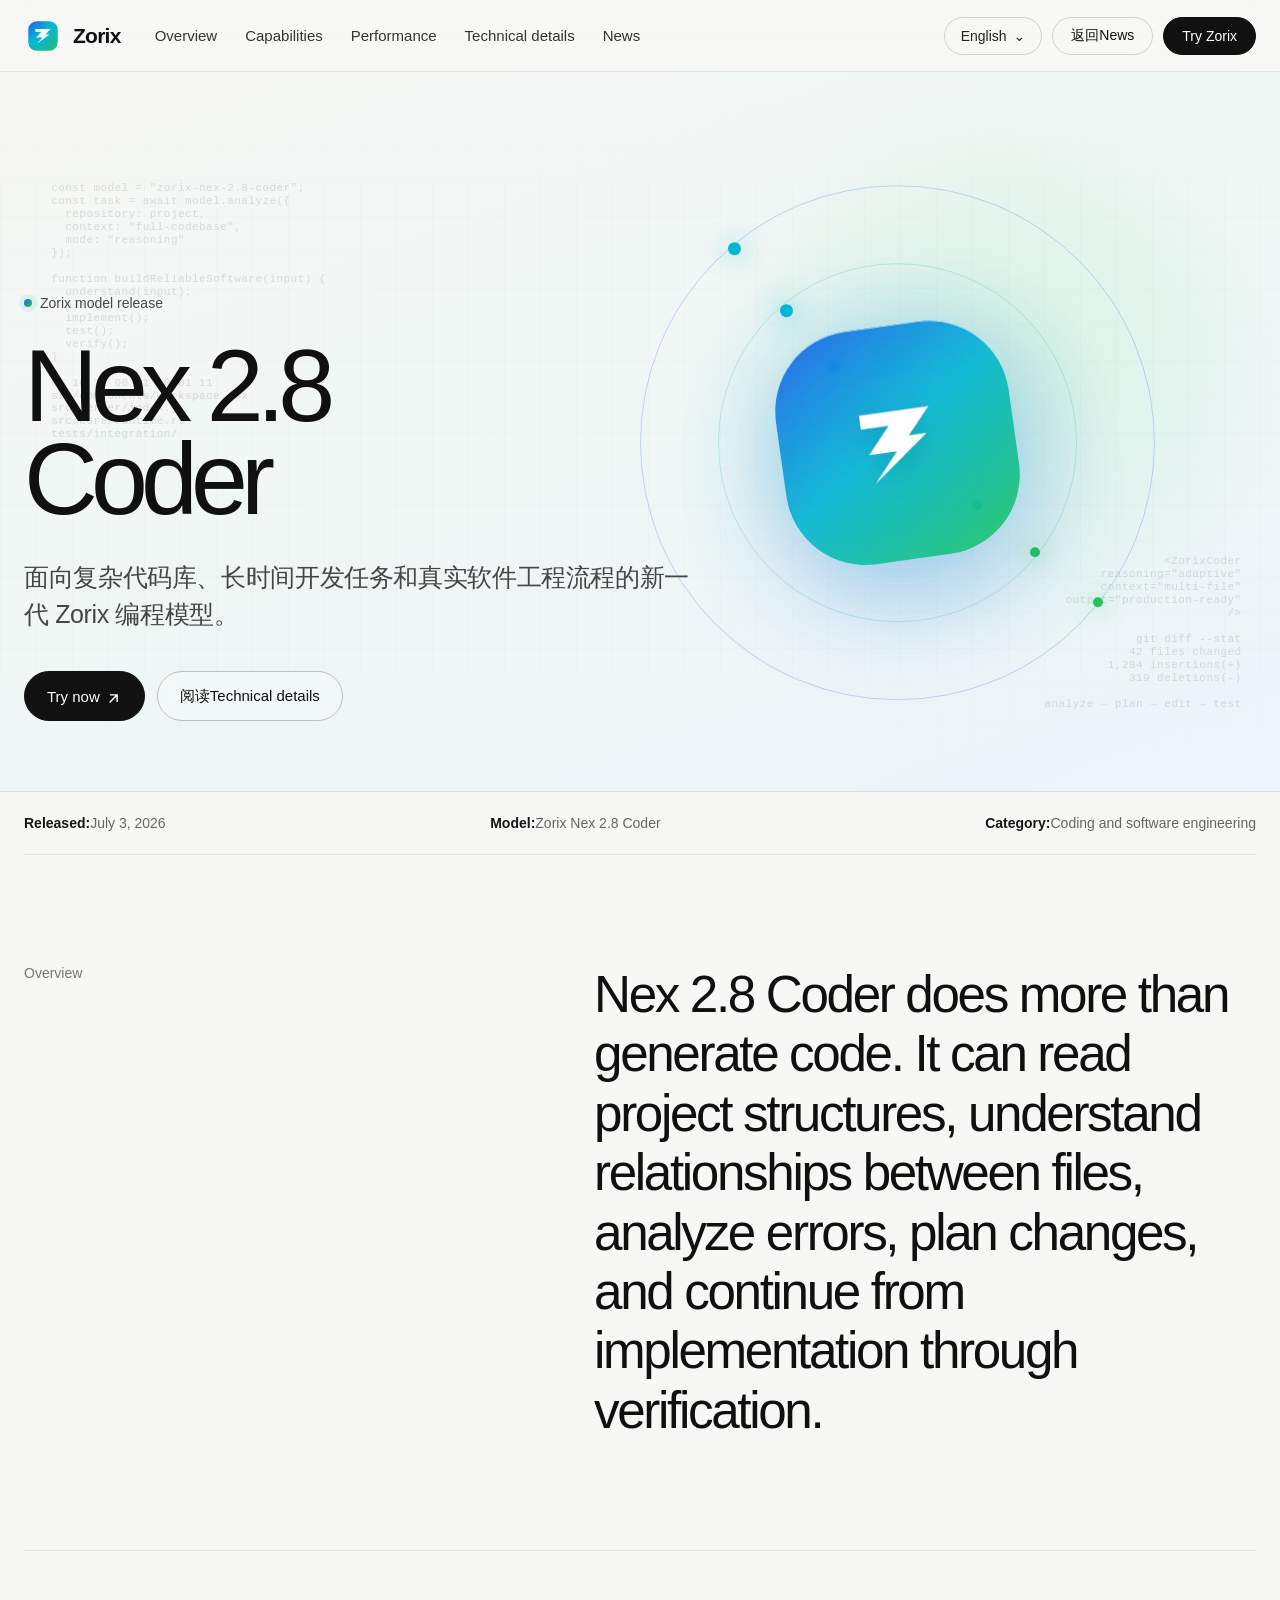
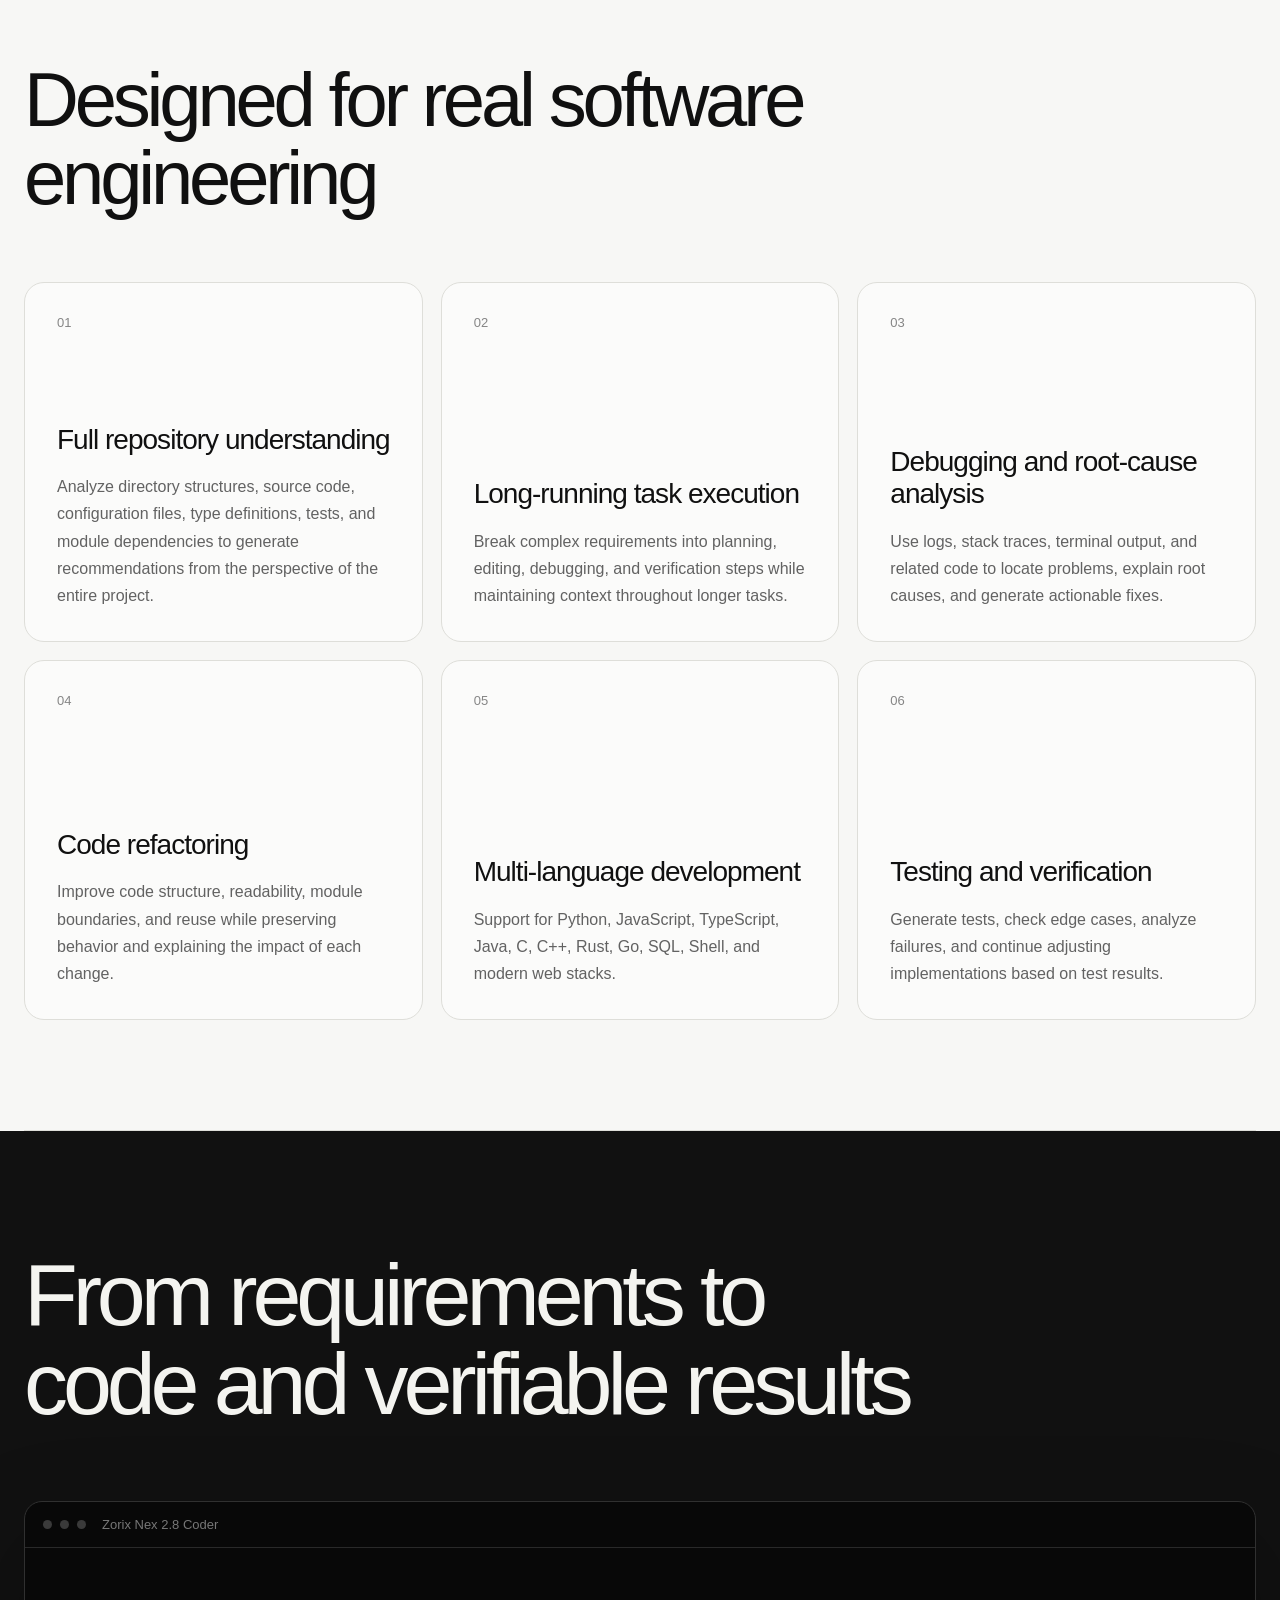
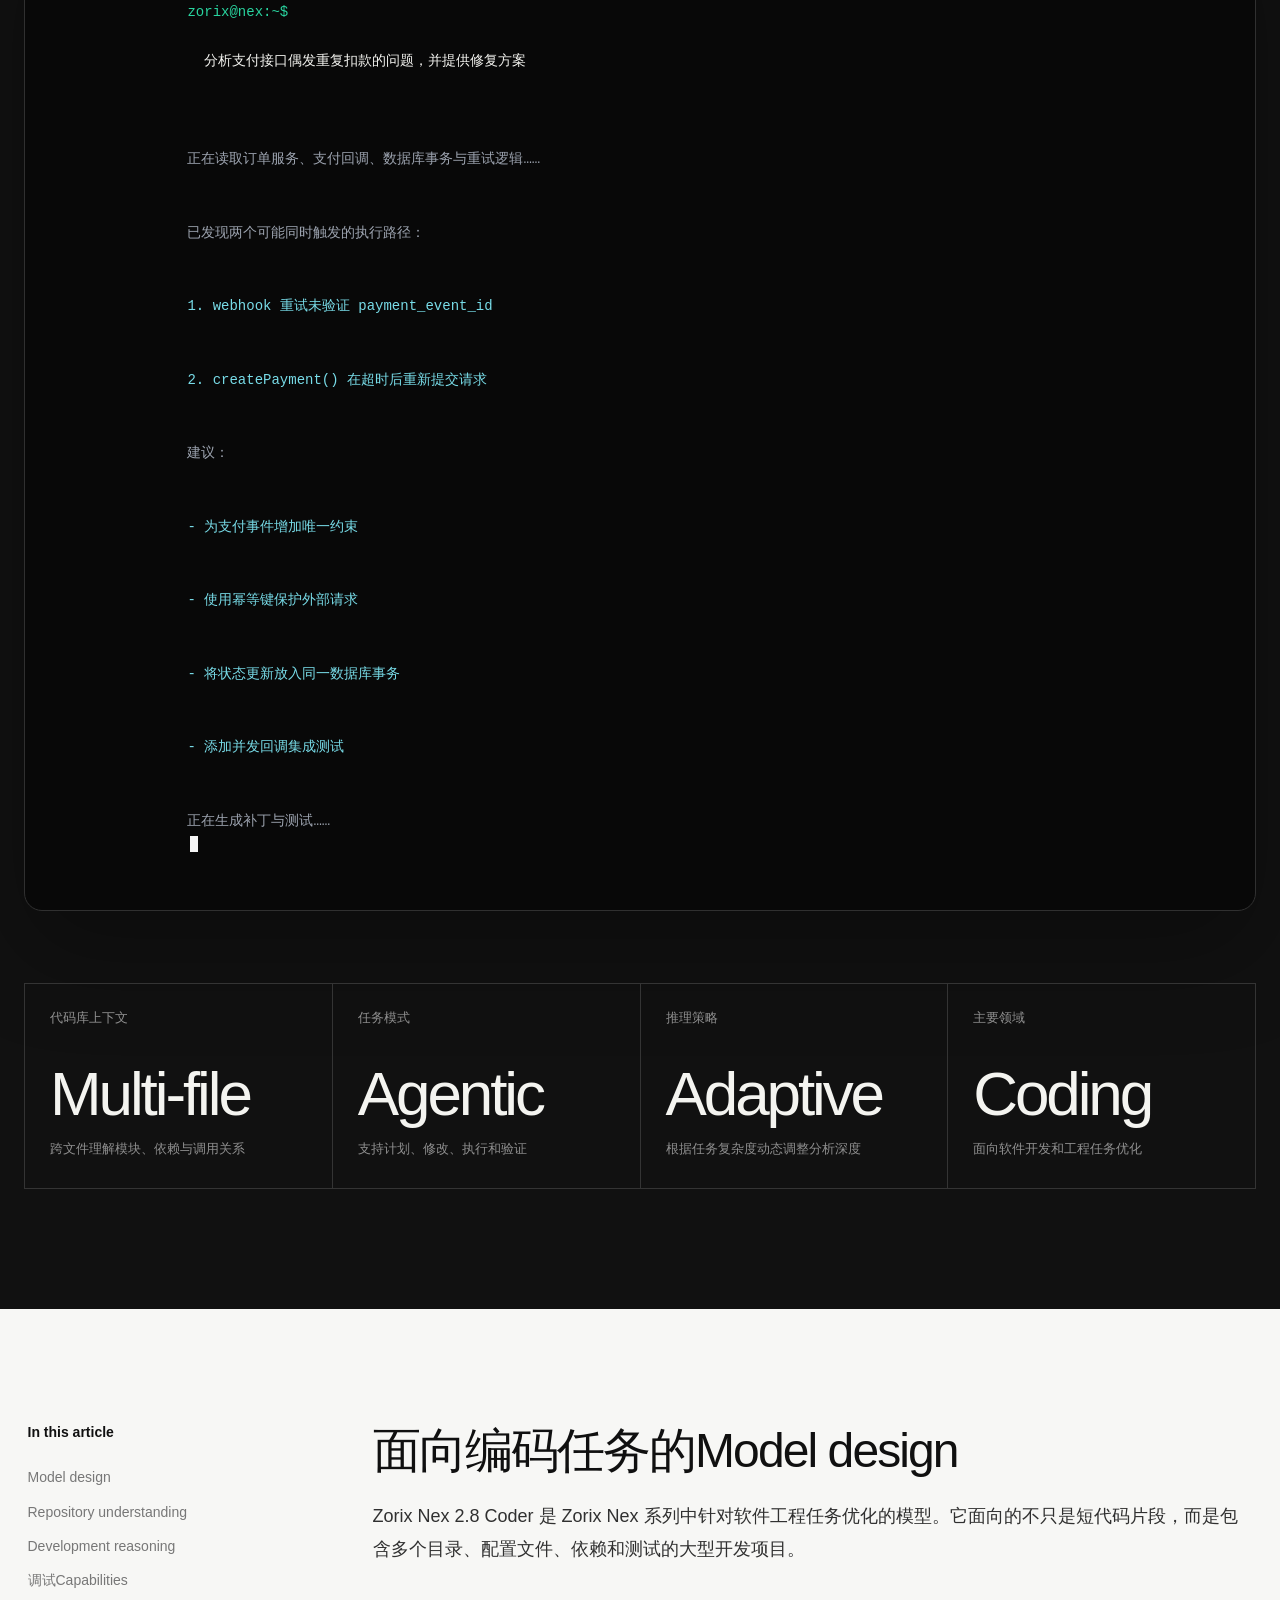
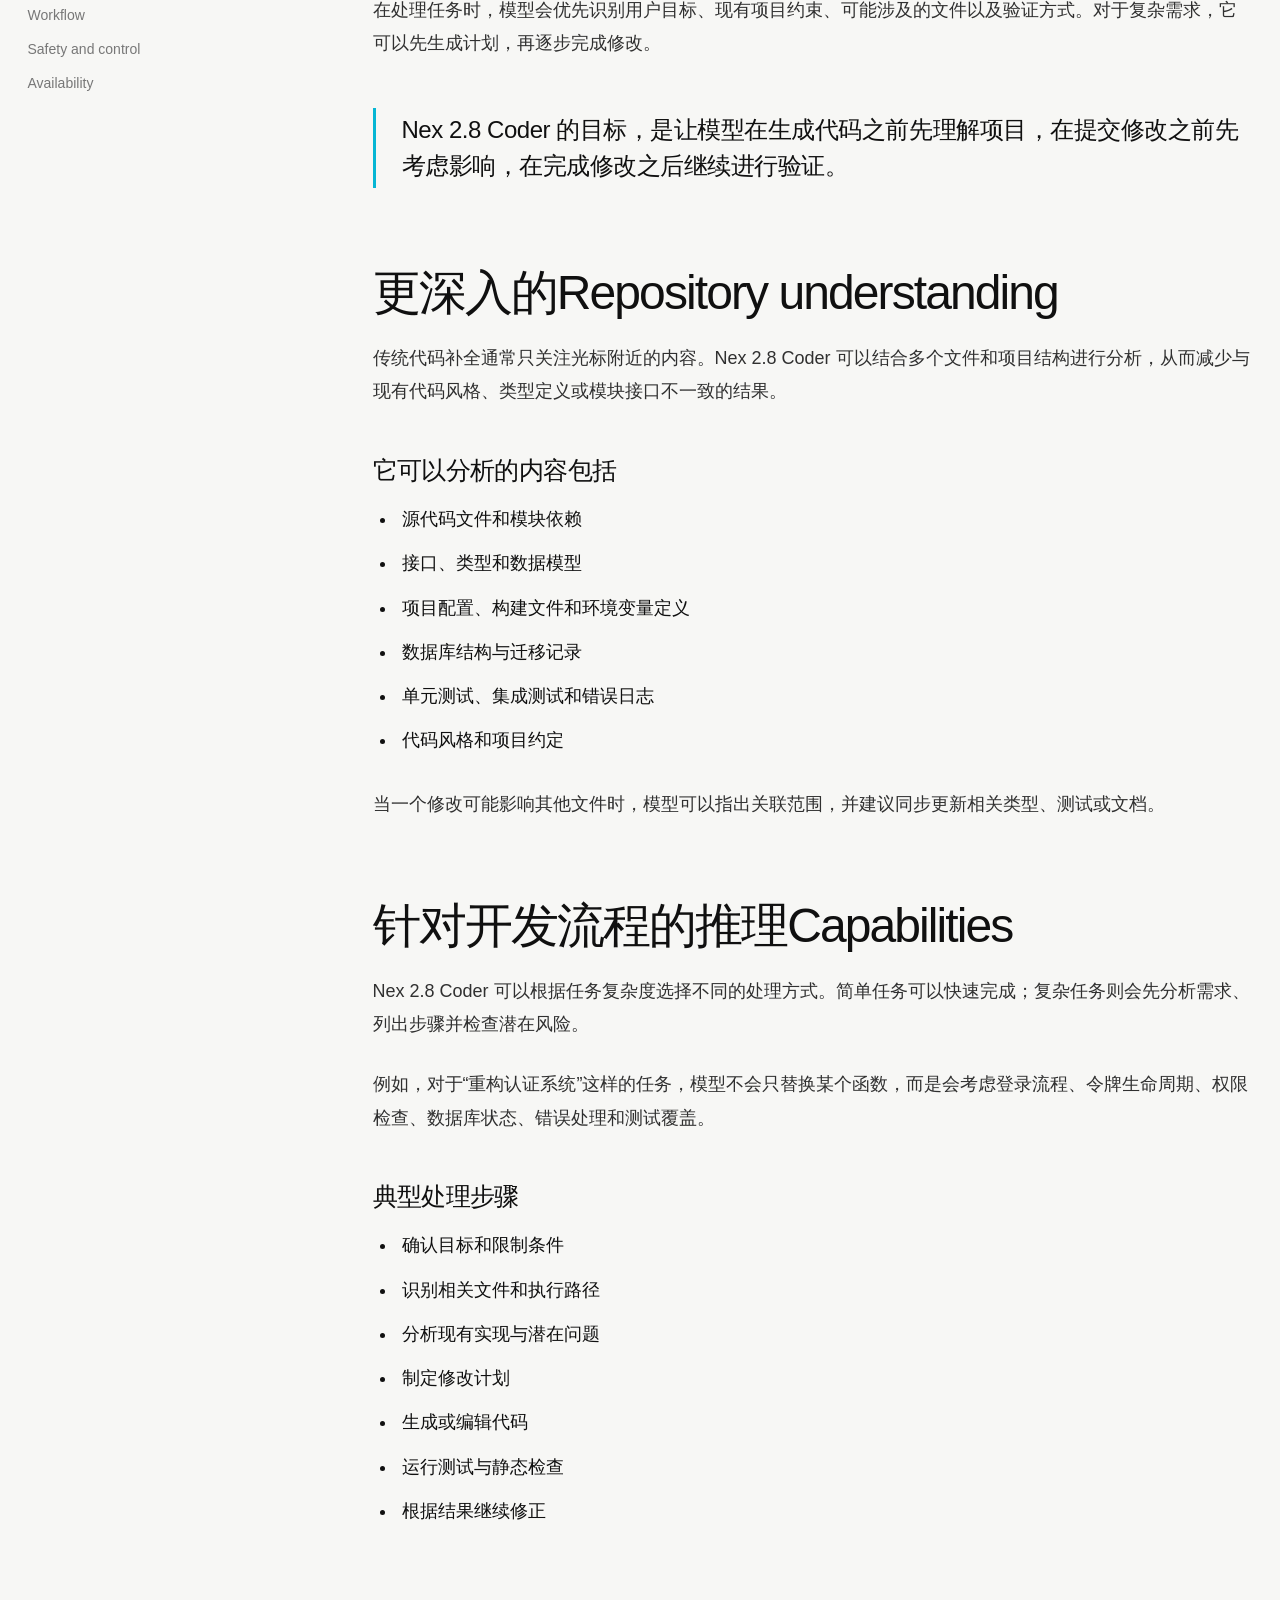
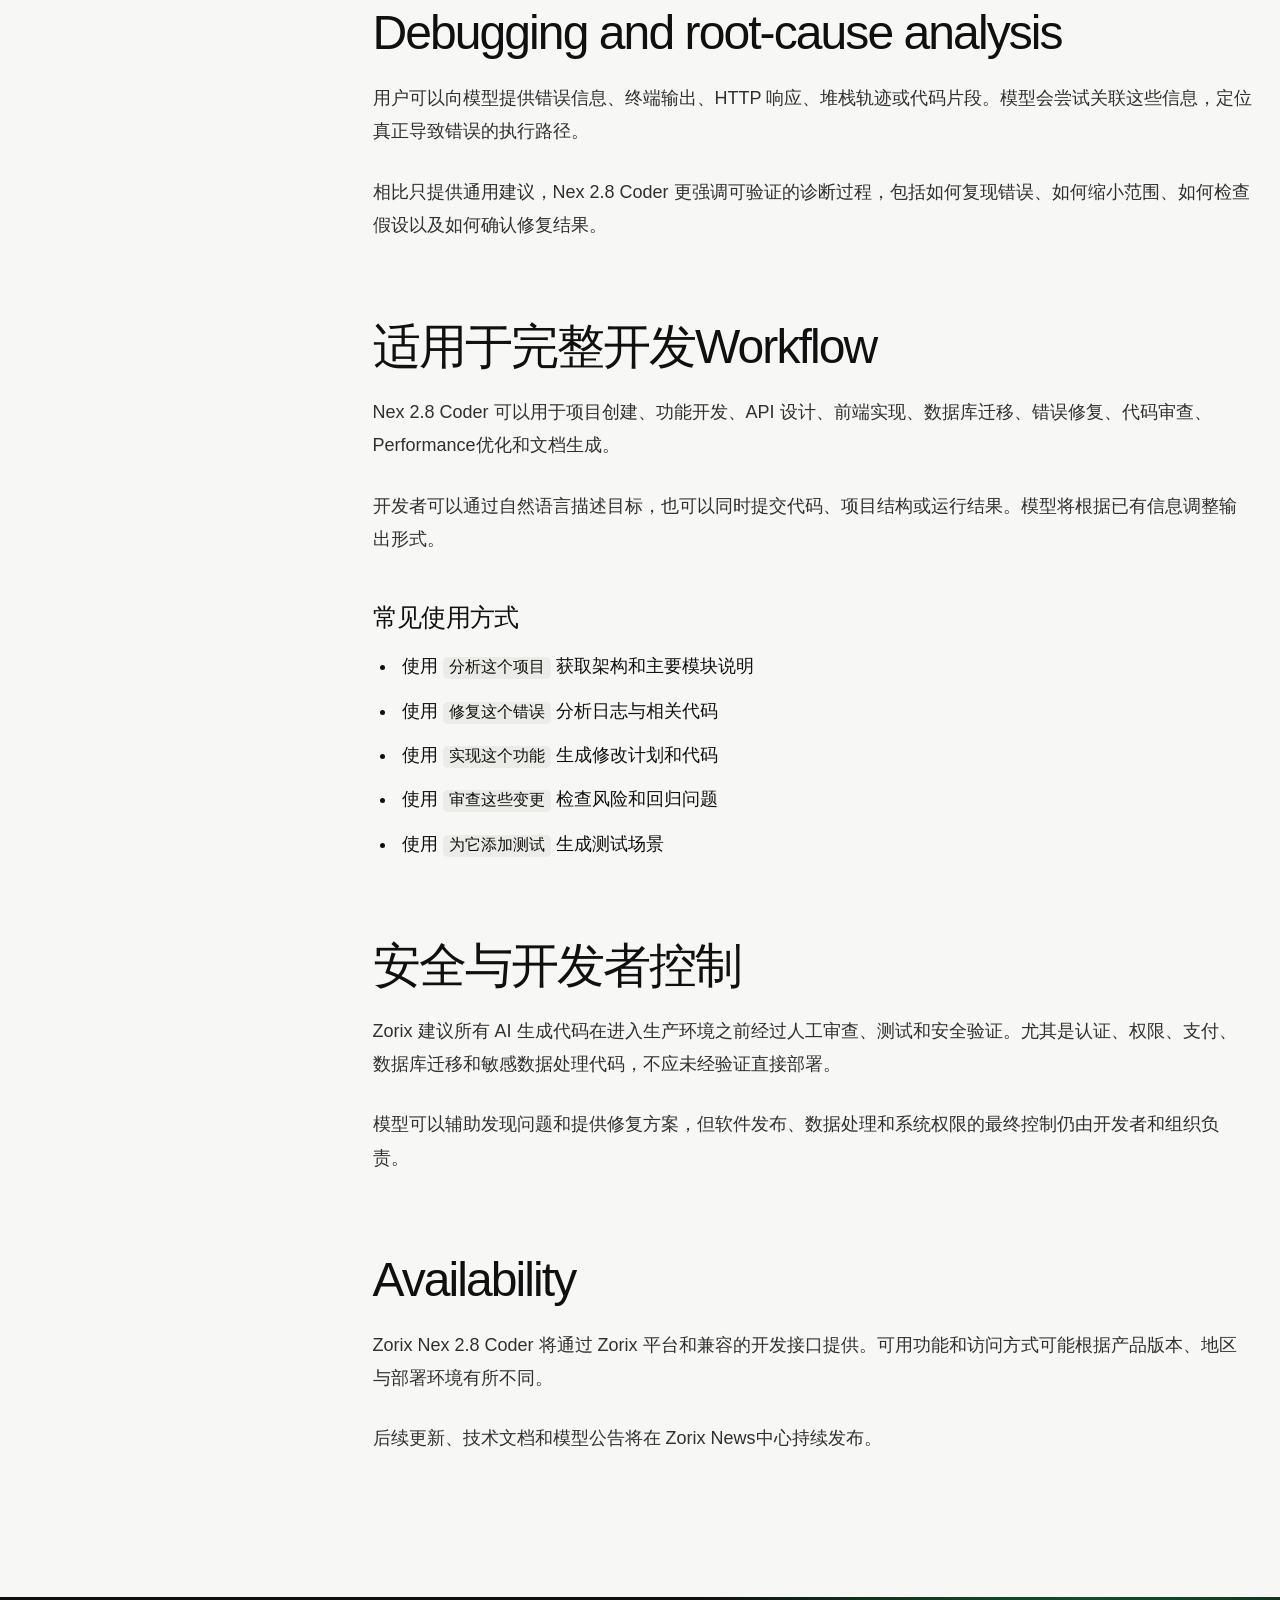
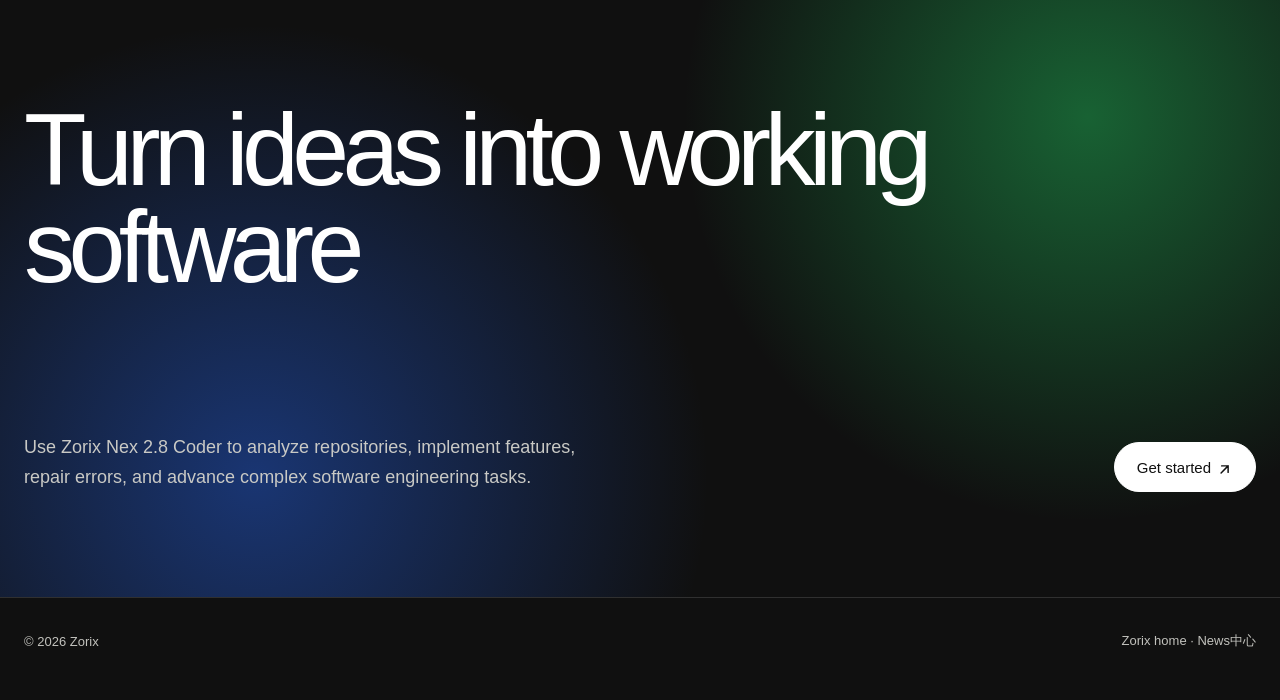
<file: en/nex-coder-2.8/index.html>
<!DOCTYPE html>
<html lang="en">
<head>
  <meta charset="UTF-8">
  <meta name="viewport" content="width=device-width,initial-scale=1">
  <meta name="theme-color" content="#f7f7f5">

  <title>Zorix Nex 2.8 Coder: A New Model for Complex Software Engineering</title>

  <meta
    name="description"
    content="Zorix Nex 2.8 Coder is a new AI coding model for code generation, repository understanding, debugging, refactoring, and complex engineering tasks."
  >

  <meta property="og:title" content="Zorix Nex 2.8 Coder">
  <meta
    property="og:description"
    content="Deeper repository understanding for more efficient complex development tasks."
  >
  <meta property="og:type" content="article">
  <meta
    property="og:url"
    content="https://news.zorix.it/zh-CN/nex-coder-2.8/"
  >
  <meta
    property="og:image"
    content="https://news.zorix.it/assets/zorix.png"
  >

  <link
    rel="canonical"
    href="https://news.zorix.it/zh-CN/nex-coder-2.8/"
  >

  <style>
    :root {
      --background: #f7f7f5;
      --surface: #ffffff;
      --text: #101010;
      --muted: #656565;
      --soft: #8b8b8b;
      --line: #deded9;
      --blue: #2563eb;
      --cyan: #06b6d4;
      --teal: #14b8a6;
      --green: #22c55e;
      --max-width: 1440px;
      --content-width: 880px;
    }

    * {
      box-sizing: border-box;
    }

    html {
      scroll-behavior: smooth;
    }

    body {
      margin: 0;
      color: var(--text);
      background: var(--background);
      font-family:
        "Noto Sans SC",
        "PingFang SC",
        "Microsoft YaHei",
        "Helvetica Neue",
        Arial,
        system-ui,
        -apple-system,
        sans-serif;
      -webkit-font-smoothing: antialiased;
      text-rendering: optimizeLegibility;
    }

    body.menu-open {
      overflow: hidden;
    }

    a {
      color: inherit;
    }

    button,
    input {
      font: inherit;
    }

    .page {
      min-height: 100vh;
      overflow: hidden;
    }

    .header {
      position: fixed;
      z-index: 50;
      top: 0;
      left: 0;
      right: 0;
      height: 72px;
      border-bottom: 1px solid rgba(0, 0, 0, 0.08);
      background: rgba(247, 247, 245, 0.88);
      backdrop-filter: blur(18px);
    }

    .header-inner {
      width: min(var(--max-width), calc(100% - 48px));
      height: 100%;
      margin: 0 auto;
      display: flex;
      align-items: center;
      gap: 34px;
    }

    .brand {
      display: inline-flex;
      align-items: center;
      gap: 11px;
      text-decoration: none;
      flex-shrink: 0;
    }

    .brand-logo {
      width: 38px;
      height: 38px;
      display: block;
    }

    .brand-name {
      font-size: 21px;
      line-height: 1;
      font-weight: 680;
      letter-spacing: -0.035em;
    }

    .desktop-nav {
      display: flex;
      align-items: center;
      gap: 28px;
      flex: 1;
    }

    .desktop-nav a {
      text-decoration: none;
      font-size: 15px;
      color: #343434;
      transition: opacity 0.18s ease;
    }

    .desktop-nav a:hover {
      opacity: 0.58;
    }

    .header-actions {
      display: flex;
      align-items: center;
      gap: 10px;
    }

    .header-button {
      min-height: 38px;
      padding: 0 18px;
      border: 1px solid #cfcfca;
      border-radius: 999px;
      background: transparent;
      text-decoration: none;
      display: inline-flex;
      align-items: center;
      justify-content: center;
      font-size: 14px;
      transition:
        background 0.18s ease,
        color 0.18s ease,
        border-color 0.18s ease;
    }

    .header-button.primary {
      color: white;
      border-color: #111;
      background: #111;
    }

    .header-button:hover {
      background: #e9e9e5;
    }

    .header-button.primary:hover {
      background: #343434;
    }

    .menu-button {
      width: 42px;
      height: 42px;
      display: none;
      place-items: center;
      border: 0;
      background: transparent;
      cursor: pointer;
    }

    .menu-button svg {
      width: 22px;
      height: 22px;
    }

    .mobile-menu {
      display: none;
    }

    main {
      padding-top: 72px;
    }

    .hero {
      position: relative;
      min-height: 720px;
      display: flex;
      align-items: flex-end;
      isolation: isolate;
      overflow: hidden;
      border-bottom: 1px solid var(--line);
    }

    .hero-background {
      position: absolute;
      inset: 0;
      z-index: -3;
      background:
        radial-gradient(
          circle at 70% 52%,
          rgba(6, 182, 212, 0.14),
          transparent 23%
        ),
        radial-gradient(
          circle at 78% 42%,
          rgba(34, 197, 94, 0.12),
          transparent 27%
        ),
        linear-gradient(
          160deg,
          #f7f7f5 0%,
          #eef7f5 55%,
          #edf4fb 100%
        );
    }

    .hero-grid {
      position: absolute;
      inset: 0;
      z-index: -2;
      opacity: 0.42;
      background-image:
        linear-gradient(rgba(0, 0, 0, 0.035) 1px, transparent 1px),
        linear-gradient(
          90deg,
          rgba(0, 0, 0, 0.035) 1px,
          transparent 1px
        );
      background-size: 36px 36px;
      mask-image:
        linear-gradient(to bottom, transparent, black 18%, black 80%, transparent);
    }

    .ascii-field {
      position: absolute;
      inset: 0;
      z-index: -1;
      overflow: hidden;
      color: rgba(16, 16, 16, 0.12);
      font-family:
        "SFMono-Regular",
        Consolas,
        "Liberation Mono",
        monospace;
      font-size: 11px;
      line-height: 1.18;
      letter-spacing: 0.04em;
      white-space: pre;
      user-select: none;
      pointer-events: none;
      animation: fieldFloat 18s ease-in-out infinite alternate;
    }

    .ascii-field pre {
      position: absolute;
      margin: 0;
    }

    .ascii-field .code-one {
      top: 110px;
      left: 4%;
    }

    .ascii-field .code-two {
      right: 3%;
      bottom: 80px;
      text-align: right;
    }

    .coder-core {
      position: absolute;
      right: clamp(30px, 8vw, 140px);
      top: 50%;
      width: min(44vw, 560px);
      aspect-ratio: 1;
      transform: translateY(-48%);
      display: grid;
      place-items: center;
      pointer-events: none;
    }

    .core-ring {
      position: absolute;
      inset: 4%;
      border: 1px solid rgba(37, 99, 235, 0.24);
      border-radius: 50%;
      animation: spin 28s linear infinite;
    }

    .core-ring::before,
    .core-ring::after {
      content: "";
      position: absolute;
      border-radius: 50%;
    }

    .core-ring::before {
      width: 13px;
      height: 13px;
      top: 11%;
      left: 17%;
      background: var(--cyan);
      box-shadow: 0 0 28px rgba(6, 182, 212, 0.8);
    }

    .core-ring::after {
      width: 10px;
      height: 10px;
      right: 10%;
      bottom: 18%;
      background: var(--green);
      box-shadow: 0 0 24px rgba(34, 197, 94, 0.72);
    }

    .core-ring.second {
      inset: 18%;
      border-color: rgba(20, 184, 166, 0.22);
      animation-duration: 19s;
      animation-direction: reverse;
    }

    .core-ring.third {
      inset: 31%;
      border-color: rgba(37, 99, 235, 0.2);
      animation-duration: 13s;
    }

    .core-object {
      position: relative;
      width: 42%;
      aspect-ratio: 1;
      border-radius: 34%;
      display: grid;
      place-items: center;
      background:
        linear-gradient(
          145deg,
          rgba(37, 99, 235, 0.96),
          rgba(6, 182, 212, 0.92) 48%,
          rgba(34, 197, 94, 0.92)
        );
      box-shadow:
        0 36px 100px rgba(37, 99, 235, 0.25),
        inset 0 1px 0 rgba(255, 255, 255, 0.55);
      transform: rotate(-8deg);
      animation: coreFloat 6s ease-in-out infinite;
    }

    .core-object::before {
      content: "";
      position: absolute;
      inset: -18%;
      border-radius: 40%;
      background:
        radial-gradient(
          circle,
          rgba(6, 182, 212, 0.2),
          transparent 68%
        );
      filter: blur(20px);
      z-index: -1;
    }

    .core-z {
      width: 53%;
      height: 53%;
      filter: drop-shadow(0 9px 14px rgba(0, 0, 0, 0.12));
    }

    .hero-content {
      width: min(var(--max-width), calc(100% - 48px));
      margin: 0 auto;
      padding: 140px 0 70px;
    }

    .hero-copy {
      max-width: 760px;
      position: relative;
      z-index: 3;
    }

    .tag {
      display: inline-flex;
      align-items: center;
      gap: 8px;
      margin-bottom: 28px;
      color: #4a4a4a;
      font-size: 14px;
      font-weight: 540;
    }

    .tag::before {
      content: "";
      width: 8px;
      height: 8px;
      border-radius: 50%;
      background:
        linear-gradient(135deg, var(--blue), var(--green));
      box-shadow: 0 0 0 5px rgba(6, 182, 212, 0.1);
    }

    .hero h1 {
      margin: 0;
      max-width: 740px;
      font-size: clamp(58px, 8vw, 112px);
      line-height: 0.91;
      font-weight: 520;
      letter-spacing: -0.068em;
    }

    .hero h1 span {
      display: block;
    }

    .hero-subtitle {
      max-width: 680px;
      margin: 34px 0 0;
      color: #464646;
      font-size: clamp(19px, 2vw, 25px);
      line-height: 1.48;
      letter-spacing: -0.015em;
    }

    .hero-actions {
      margin-top: 38px;
      display: flex;
      flex-wrap: wrap;
      gap: 12px;
    }

    .action {
      min-height: 50px;
      padding: 0 22px;
      display: inline-flex;
      align-items: center;
      justify-content: center;
      gap: 9px;
      border: 1px solid #bebeba;
      border-radius: 999px;
      text-decoration: none;
      font-size: 15px;
      background: rgba(255, 255, 255, 0.28);
      backdrop-filter: blur(10px);
      transition:
        transform 0.18s ease,
        background 0.18s ease;
    }

    .action.primary {
      color: #fff;
      border-color: #111;
      background: #111;
    }

    .action:hover {
      transform: translateY(-2px);
      background: white;
    }

    .action.primary:hover {
      background: #333;
    }

    .action svg {
      width: 13px;
      height: 13px;
    }

    .release-meta {
      width: min(var(--max-width), calc(100% - 48px));
      margin: 0 auto;
      padding: 23px 0;
      display: flex;
      align-items: center;
      justify-content: space-between;
      gap: 24px;
      color: #666;
      font-size: 14px;
      border-bottom: 1px solid var(--line);
    }

    .release-meta strong {
      color: #161616;
      font-weight: 560;
    }

    .intro-section {
      width: min(var(--max-width), calc(100% - 48px));
      margin: 0 auto;
      padding: 110px 0;
      display: grid;
      grid-template-columns: minmax(0, 0.82fr) minmax(0, 1.18fr);
      gap: 110px;
      border-bottom: 1px solid var(--line);
    }

    .section-label {
      color: #777;
      font-size: 14px;
      font-weight: 540;
    }

    .intro-lead {
      margin: 0;
      max-width: 850px;
      font-size: clamp(30px, 4vw, 54px);
      line-height: 1.16;
      font-weight: 470;
      letter-spacing: -0.046em;
    }

    .content-section {
      width: min(var(--max-width), calc(100% - 48px));
      margin: 0 auto;
      padding: 110px 0;
      border-bottom: 1px solid var(--line);
    }

    .section-heading {
      max-width: 850px;
      margin: 0 0 66px;
      font-size: clamp(40px, 6vw, 76px);
      line-height: 1.02;
      font-weight: 490;
      letter-spacing: -0.055em;
    }

    .feature-grid {
      display: grid;
      grid-template-columns: repeat(3, minmax(0, 1fr));
      gap: 18px;
    }

    .feature-card {
      min-height: 360px;
      padding: 32px;
      border: 1px solid var(--line);
      border-radius: 20px;
      background: rgba(255, 255, 255, 0.55);
      display: flex;
      flex-direction: column;
      justify-content: space-between;
      transition:
        transform 0.22s ease,
        border-color 0.22s ease,
        background 0.22s ease;
    }

    .feature-card:hover {
      transform: translateY(-5px);
      border-color: #bcbcb5;
      background: white;
    }

    .feature-number {
      color: #858585;
      font-size: 13px;
    }

    .feature-card h3 {
      margin: 0 0 17px;
      font-size: 28px;
      line-height: 1.15;
      font-weight: 530;
      letter-spacing: -0.035em;
    }

    .feature-card p {
      margin: 0;
      color: #626262;
      font-size: 16px;
      line-height: 1.7;
    }

    .dark-section {
      color: #f4f4f0;
      background: #111;
    }

    .dark-inner {
      width: min(var(--max-width), calc(100% - 48px));
      margin: 0 auto;
      padding: 120px 0;
    }

    .dark-heading {
      max-width: 900px;
      margin: 0;
      font-size: clamp(42px, 7vw, 88px);
      line-height: 1.01;
      font-weight: 470;
      letter-spacing: -0.058em;
    }

    .terminal {
      margin-top: 72px;
      border: 1px solid #303030;
      border-radius: 18px;
      overflow: hidden;
      background: #080808;
      box-shadow: 0 40px 100px rgba(0, 0, 0, 0.3);
    }

    .terminal-bar {
      height: 46px;
      padding: 0 18px;
      border-bottom: 1px solid #292929;
      display: flex;
      align-items: center;
      gap: 8px;
      color: #777;
      font-size: 13px;
    }

    .terminal-dot {
      width: 9px;
      height: 9px;
      border-radius: 50%;
      background: #3a3a3a;
    }

    .terminal-title {
      margin-left: 8px;
    }

    .terminal-body {
      padding: 28px;
      min-height: 440px;
      overflow: auto;
      color: #d6d8d7;
      font-family:
        "SFMono-Regular",
        Consolas,
        "Liberation Mono",
        monospace;
      font-size: 14px;
      line-height: 1.75;
    }

    .terminal-line {
      display: block;
      white-space: pre-wrap;
    }

    .prompt {
      color: #29d49f;
    }

    .command {
      color: #f4f4f0;
    }

    .answer {
      color: #9ca3af;
    }

    .code {
      color: #78dce8;
    }

    .cursor {
      display: inline-block;
      width: 8px;
      height: 16px;
      margin-left: 3px;
      vertical-align: -3px;
      background: #f5f5f5;
      animation: blink 0.9s step-end infinite;
    }

    .benchmark-grid {
      margin-top: 72px;
      display: grid;
      grid-template-columns: repeat(4, minmax(0, 1fr));
      border-top: 1px solid #343434;
      border-left: 1px solid #343434;
    }

    .benchmark {
      min-height: 205px;
      padding: 25px;
      border-right: 1px solid #343434;
      border-bottom: 1px solid #343434;
    }

    .benchmark-label {
      color: #8f8f8f;
      font-size: 13px;
    }

    .benchmark-value {
      margin-top: 36px;
      font-size: clamp(36px, 5vw, 62px);
      line-height: 1;
      font-weight: 480;
      letter-spacing: -0.05em;
    }

    .benchmark-note {
      margin-top: 14px;
      color: #8f8f8f;
      font-size: 13px;
      line-height: 1.5;
    }

    .article-section {
      width: min(var(--max-width), calc(100% - 48px));
      margin: 0 auto;
      padding: 115px 0;
      display: grid;
      grid-template-columns: 250px minmax(0, var(--content-width));
      gap: 95px;
      justify-content: center;
    }

    .article-index {
      position: sticky;
      top: 100px;
      align-self: start;
    }

    .article-index strong {
      display: block;
      margin-bottom: 20px;
      font-size: 14px;
      font-weight: 560;
    }

    .article-index a {
      display: block;
      padding: 7px 0;
      color: #777;
      text-decoration: none;
      font-size: 14px;
      line-height: 1.45;
    }

    .article-index a:hover {
      color: #111;
    }

    .article-body {
      min-width: 0;
      font-size: 18px;
      line-height: 1.85;
    }

    .article-body h2 {
      margin: 78px 0 22px;
      font-size: clamp(32px, 4vw, 48px);
      line-height: 1.12;
      font-weight: 520;
      letter-spacing: -0.04em;
    }

    .article-body h2:first-child {
      margin-top: 0;
    }

    .article-body h3 {
      margin: 46px 0 17px;
      font-size: 25px;
      line-height: 1.25;
      font-weight: 550;
      letter-spacing: -0.025em;
    }

    .article-body p {
      margin: 0 0 27px;
      color: #303030;
    }

    .article-body ul {
      margin: 0 0 30px;
      padding-left: 24px;
    }

    .article-body li {
      margin: 11px 0;
      padding-left: 5px;
    }

    .article-body blockquote {
      margin: 48px 0;
      padding: 4px 0 4px 26px;
      border-left: 3px solid var(--cyan);
      font-size: 24px;
      line-height: 1.5;
      letter-spacing: -0.02em;
    }

    .article-body code {
      padding: 2px 6px;
      border-radius: 5px;
      background: #ebebe7;
      font-family:
        "SFMono-Regular",
        Consolas,
        monospace;
      font-size: 0.88em;
    }

    .cta {
      color: white;
      background:
        radial-gradient(
          circle at 85% 20%,
          rgba(34, 197, 94, 0.45),
          transparent 34%
        ),
        radial-gradient(
          circle at 20% 80%,
          rgba(37, 99, 235, 0.45),
          transparent 40%
        ),
        #101010;
    }

    .cta-inner {
      width: min(var(--max-width), calc(100% - 48px));
      min-height: 600px;
      margin: 0 auto;
      padding: 105px 0;
      display: flex;
      flex-direction: column;
      justify-content: space-between;
    }

    .cta h2 {
      max-width: 1000px;
      margin: 0;
      font-size: clamp(52px, 8vw, 106px);
      line-height: 0.94;
      font-weight: 470;
      letter-spacing: -0.065em;
    }

    .cta-bottom {
      display: flex;
      align-items: flex-end;
      justify-content: space-between;
      gap: 30px;
    }

    .cta p {
      max-width: 600px;
      margin: 0;
      color: #c9c9c5;
      font-size: 18px;
      line-height: 1.65;
    }

    .cta .action {
      border-color: white;
      color: #111;
      background: white;
      flex-shrink: 0;
    }

    .footer {
      color: #c2c2bd;
      background: #101010;
      border-top: 1px solid #303030;
    }

    .footer-inner {
      width: min(var(--max-width), calc(100% - 48px));
      margin: 0 auto;
      padding: 34px 0 50px;
      display: flex;
      align-items: center;
      justify-content: space-between;
      gap: 24px;
      font-size: 13px;
    }

    .footer a {
      text-decoration: none;
    }

    .reveal {
      opacity: 0;
      transform: translateY(28px);
      transition:
        opacity 0.75s ease,
        transform 0.75s ease;
    }

    .reveal.visible {
      opacity: 1;
      transform: none;
    }

    @keyframes spin {
      to {
        transform: rotate(360deg);
      }
    }

    @keyframes coreFloat {
      0%,
      100% {
        transform: rotate(-8deg) translateY(0);
      }

      50% {
        transform: rotate(-4deg) translateY(-14px);
      }
    }

    @keyframes fieldFloat {
      from {
        transform: translate3d(-8px, -5px, 0);
      }

      to {
        transform: translate3d(14px, 9px, 0);
      }
    }

    @keyframes blink {
      50% {
        opacity: 0;
      }
    }

    @media (max-width: 1000px) {
      .desktop-nav,
      .header-actions .secondary {
        display: none;
      }

      .header-actions {
        margin-left: auto;
      }

      .menu-button {
        display: grid;
      }

      .mobile-menu {
        position: fixed;
        z-index: 49;
        inset: 72px 0 0;
        padding: 32px 24px;
        background: var(--background);
        display: flex;
        flex-direction: column;
        gap: 12px;
        transform: translateY(-120%);
        transition: transform 0.28s ease;
      }

      .mobile-menu.open {
        transform: translateY(0);
      }

      .mobile-menu a {
        padding: 12px 0;
        border-bottom: 1px solid var(--line);
        text-decoration: none;
        font-size: 28px;
        font-weight: 500;
        letter-spacing: -0.035em;
      }

      .intro-section {
        grid-template-columns: 1fr;
        gap: 34px;
      }

      .feature-grid {
        grid-template-columns: 1fr;
      }

      .feature-card {
        min-height: 290px;
      }

      .benchmark-grid {
        grid-template-columns: repeat(2, minmax(0, 1fr));
      }

      .article-section {
        grid-template-columns: 1fr;
        gap: 45px;
      }

      .article-index {
        position: static;
        display: grid;
        grid-template-columns: repeat(2, minmax(0, 1fr));
      }

      .article-index strong {
        grid-column: 1 / -1;
      }
    }

    @media (max-width: 760px) {
      .header-inner,
      .hero-content,
      .release-meta,
      .intro-section,
      .content-section,
      .dark-inner,
      .article-section,
      .cta-inner,
      .footer-inner {
        width: calc(100% - 30px);
      }

      .header {
        height: 66px;
      }

      .header-inner {
        gap: 15px;
      }

      .brand-logo {
        width: 34px;
        height: 34px;
      }

      .brand-name {
        font-size: 19px;
      }

      main {
        padding-top: 66px;
      }

      .mobile-menu {
        top: 66px;
      }

      .header-button.primary {
        display: none;
      }

      .hero {
        min-height: 720px;
        align-items: flex-end;
      }

      .hero-content {
        padding: 320px 0 48px;
      }

      .hero h1 {
        font-size: clamp(54px, 16vw, 76px);
        line-height: 0.94;
      }

      .hero-subtitle {
        margin-top: 25px;
        font-size: 18px;
      }

      .coder-core {
        width: 420px;
        max-width: 100vw;
        right: -105px;
        top: 29%;
      }

      .ascii-field {
        font-size: 9px;
      }

      .release-meta {
        align-items: flex-start;
        flex-direction: column;
      }

      .intro-section,
      .content-section,
      .dark-inner,
      .article-section {
        padding-top: 78px;
        padding-bottom: 78px;
      }

      .intro-lead {
        font-size: 34px;
      }

      .section-heading {
        margin-bottom: 42px;
        font-size: 46px;
      }

      .feature-card {
        padding: 26px;
      }

      .dark-heading {
        font-size: 49px;
      }

      .terminal {
        margin-top: 48px;
      }

      .terminal-body {
        min-height: 390px;
        padding: 20px;
        font-size: 12px;
      }

      .benchmark-grid {
        grid-template-columns: 1fr;
      }

      .benchmark {
        min-height: 170px;
      }

      .article-index {
        grid-template-columns: 1fr;
      }

      .article-body {
        font-size: 17px;
        line-height: 1.82;
      }

      .article-body h2 {
        margin-top: 62px;
        font-size: 34px;
      }

      .article-body blockquote {
        font-size: 21px;
      }

      .cta-inner {
        min-height: 540px;
      }

      .cta h2 {
        font-size: 58px;
      }

      .cta-bottom {
        align-items: flex-start;
        flex-direction: column;
      }

      .footer-inner {
        align-items: flex-start;
        flex-direction: column;
      }
    }


    .language-switcher {
      position: relative;
      flex-shrink: 0;
    }

    .language-trigger {
      min-height: 38px;
      padding: 0 16px;
      border: 1px solid #cfcfca;
      border-radius: 999px;
      background: transparent;
      color: #222;
      cursor: pointer;
      display: inline-flex;
      align-items: center;
      gap: 7px;
      font-size: 14px;
    }

    .language-menu {
      position: absolute;
      top: 48px;
      right: 0;
      width: 176px;
      padding: 7px;
      border: 1px solid #deded9;
      border-radius: 14px;
      background: rgba(255, 255, 255, 0.97);
      box-shadow: 0 20px 55px rgba(0, 0, 0, 0.12);
      backdrop-filter: blur(18px);
      opacity: 0;
      visibility: hidden;
      transform: translateY(-6px);
      transition:
        opacity 0.18s ease,
        visibility 0.18s ease,
        transform 0.18s ease;
    }

    .language-switcher.open .language-menu {
      opacity: 1;
      visibility: visible;
      transform: none;
    }

    .language-menu a {
      display: flex;
      justify-content: space-between;
      padding: 10px 11px;
      border-radius: 9px;
      color: #333;
      text-decoration: none;
      font-size: 14px;
    }

    .language-menu a:hover,
    .language-menu a.active {
      background: #f0f3f2;
      color: #111;
    }

    @media (max-width: 760px) {
      .language-trigger {
        min-height: 36px;
        padding: 0 12px;
      }
    }

    @media (prefers-reduced-motion: reduce) {
      *,
      *::before,
      *::after {
        scroll-behavior: auto !important;
        animation-duration: 0.01ms !important;
        animation-iteration-count: 1 !important;
        transition-duration: 0.01ms !important;
      }
    }
  </style>
  <link rel="icon" type="image/svg+xml" href="../../favicon.svg">
</head>

<body>
  <div class="page">
    <header class="header">
      <div class="header-inner">
        <a class="brand" href="https://zorix.it/" aria-label="Zorix home">
          <svg
            class="brand-logo"
            width="160"
            height="160"
            viewBox="0 0 160 160"
            xmlns="http://www.w3.org/2000/svg"
            aria-hidden="true"
          >
            <defs>
              <linearGradient
                id="headerCore"
                x1="28"
                y1="20"
                x2="134"
                y2="140"
                gradientUnits="userSpaceOnUse"
              >
                <stop offset="0%" stop-color="#2563EB"/>
                <stop offset="40%" stop-color="#06B6D4"/>
                <stop offset="75%" stop-color="#14B8A6"/>
                <stop offset="100%" stop-color="#22C55E"/>
              </linearGradient>

              <linearGradient
                id="headerZ"
                x1="48"
                y1="46"
                x2="112"
                y2="114"
                gradientUnits="userSpaceOnUse"
              >
                <stop offset="0%" stop-color="#FFFFFF"/>
                <stop offset="100%" stop-color="#ECFEFF"/>
              </linearGradient>
            </defs>

            <rect
              x="18"
              y="18"
              width="124"
              height="124"
              rx="36"
              fill="url(#headerCore)"
            />

            <path
              d="M48 50H112L91 74H107L55 113L78 86H52L73 62H48Z"
              fill="url(#headerZ)"
            />
          </svg>

          <span class="brand-name">Zorix</span>
        </a>

        <nav class="desktop-nav" aria-label="Main navigation">
          <a href="#overview">Overview</a>
          <a href="#capabilities">Capabilities</a>
          <a href="#performance">Performance</a>
          <a href="#technical">Technical details</a>
          <a href="https://news.zorix.it/zh-CN/news/">News</a>
        </nav>

        <div class="header-actions">

          <div class="language-switcher" id="languageSwitcher">
            <button
              class="language-trigger"
              id="languageTrigger"
              type="button"
              aria-expanded="false"
              aria-haspopup="menu"
            >
              English
              <span aria-hidden="true">⌄</span>
            </button>

            <div class="language-menu" role="menu">
              <a href="/zh-CN/nex-coder-2.8/">
                简体中文 <span></span>
              </a>
              <a class="active" href="/en/nex-coder-2.8/">
                English <span>✓</span>
              </a>
              <a href="/it/nex-coder-2.8/">
                Italiano <span></span>
              </a>
            </div>
          </div>

          <a
            class="header-button secondary"
            href="https://news.zorix.it/zh-CN/news/"
          >
            返回News
          </a>

          <a
            class="header-button primary"
            href="https://zorix.it/chat"
          >
            Try Zorix
          </a>

          <button
            class="menu-button"
            id="menuButton"
            type="button"
            aria-label="Open navigation"
            aria-expanded="false"
          >
            <svg viewBox="0 0 24 24" fill="none">
              <path
                d="M4 7h16M4 12h16M4 17h16"
                stroke="currentColor"
                stroke-width="1.7"
                stroke-linecap="round"
              />
            </svg>
          </button>
        </div>
      </div>
    </header>

    <nav class="mobile-menu" id="mobileMenu">
      <a href="#overview">Overview</a>
      <a href="#capabilities">Capabilities</a>
      <a href="#performance">Performance</a>
      <a href="#technical">Technical details</a>
      <a href="https://news.zorix.it/zh-CN/news/">Zorix News</a>
      <a href="https://zorix.it/chat">Try Zorix</a>
    </nav>

    <main>
      <section class="hero">
        <div class="hero-background"></div>
        <div class="hero-grid"></div>

        <div class="ascii-field" aria-hidden="true">
<pre class="code-one">
const model = "zorix-nex-2.8-coder";
const task = await model.analyze({
  repository: project,
  context: "full-codebase",
  mode: "reasoning"
});

function buildReliableSoftware(input) {
  understand(input);
  plan();
  implement();
  test();
  verify();
}

01 10 11 00 01 10 01 11
src/components/Workspace.tsx
src/server/index.js
src/core/runtime.rs
tests/integration/
</pre>

<pre class="code-two">
&lt;ZorixCoder
  reasoning="adaptive"
  context="multi-file"
  output="production-ready"
/&gt;

git diff --stat
 42 files changed
 1,284 insertions(+)
 319 deletions(-)

analyze → plan → edit → test
</pre>
        </div>

        <div class="coder-core" aria-hidden="true">
          <div class="core-ring"></div>
          <div class="core-ring second"></div>
          <div class="core-ring third"></div>

          <div class="core-object">
            <svg
              class="core-z"
              viewBox="0 0 160 160"
              xmlns="http://www.w3.org/2000/svg"
            >
              <path
                d="M36 39H126L96 73H119L45 129L78 91H42L72 57H36Z"
                fill="white"
              />
            </svg>
          </div>
        </div>

        <div class="hero-content">
          <div class="hero-copy">
            <div class="tag">Zorix model release</div>

            <h1>
              <span>Nex 2.8</span>
              <span>Coder</span>
            </h1>

            <p class="hero-subtitle">
              面向复杂代码库、长时间开发任务和真实软件工程流程的新一代
              Zorix 编程模型。
            </p>

            <div class="hero-actions">
              <a class="action primary" href="https://zorix.it/chat">
                Try now
                <svg viewBox="0 0 12 12" fill="none">
                  <path
                    d="M1.5 4.5h6v6M7.5 4.5l-6.5 6.5"
                    stroke="currentColor"
                    stroke-width="1.35"
                    stroke-linecap="round"
                    stroke-linejoin="round"
                  />
                </svg>
              </a>

              <a class="action" href="#technical">
                阅读Technical details
              </a>
            </div>
          </div>
        </div>
      </section>

      <div class="release-meta">
        <span><strong>Released:</strong>July 3, 2026</span>
        <span><strong>Model:</strong>Zorix Nex 2.8 Coder</span>
        <span><strong>Category:</strong>Coding and software engineering</span>
      </div>

      <section class="intro-section reveal" id="overview">
        <div class="section-label">Overview</div>

        <p class="intro-lead">
          Nex 2.8 Coder does more than generate code. It can read project structures, understand relationships between files, analyze errors, plan changes, and continue from implementation through verification.
        </p>
      </section>

      <section class="content-section" id="capabilities">
        <h2 class="section-heading reveal">
          Designed for real software engineering
        </h2>

        <div class="feature-grid">
          <article class="feature-card reveal">
            <span class="feature-number">01</span>

            <div>
              <h3>Full repository understanding</h3>

              <p>
                Analyze directory structures, source code, configuration files, type definitions, tests, and module dependencies to generate recommendations from the perspective of the entire project.
              </p>
            </div>
          </article>

          <article class="feature-card reveal">
            <span class="feature-number">02</span>

            <div>
              <h3>Long-running task execution</h3>

              <p>
                Break complex requirements into planning, editing, debugging, and verification steps while maintaining context throughout longer tasks.
              </p>
            </div>
          </article>

          <article class="feature-card reveal">
            <span class="feature-number">03</span>

            <div>
              <h3>Debugging and root-cause analysis</h3>

              <p>
                Use logs, stack traces, terminal output, and related code to locate problems, explain root causes, and generate actionable fixes.
              </p>
            </div>
          </article>

          <article class="feature-card reveal">
            <span class="feature-number">04</span>

            <div>
              <h3>Code refactoring</h3>

              <p>
                Improve code structure, readability, module boundaries, and reuse while preserving behavior and explaining the impact of each change.
              </p>
            </div>
          </article>

          <article class="feature-card reveal">
            <span class="feature-number">05</span>

            <div>
              <h3>Multi-language development</h3>

              <p>
                Support for Python, JavaScript, TypeScript, Java, C, C++, Rust, Go, SQL, Shell, and modern web stacks.
              </p>
            </div>
          </article>

          <article class="feature-card reveal">
            <span class="feature-number">06</span>

            <div>
              <h3>Testing and verification</h3>

              <p>
                Generate tests, check edge cases, analyze failures, and continue adjusting implementations based on test results.
              </p>
            </div>
          </article>
        </div>
      </section>

      <section class="dark-section" id="performance">
        <div class="dark-inner">
          <h2 class="dark-heading reveal">
            From requirements to code and verifiable results
          </h2>

          <div class="terminal reveal">
            <div class="terminal-bar">
              <span class="terminal-dot"></span>
              <span class="terminal-dot"></span>
              <span class="terminal-dot"></span>
              <span class="terminal-title">Zorix Nex 2.8 Coder</span>
            </div>

            <div class="terminal-body" id="terminalBody">
              <span class="terminal-line">
                <span class="prompt">zorix@nex:~$</span>
                <span class="command">
                  分析支付接口偶发重复扣款的问题，并提供修复方案
                </span>
              </span>

              <span class="terminal-line answer">
                正在读取订单服务、支付回调、数据库事务与重试逻辑……
              </span>

              <span class="terminal-line answer">
                已发现两个可能同时触发的执行路径：
              </span>

              <span class="terminal-line code">
                1. webhook 重试未验证 payment_event_id
              </span>

              <span class="terminal-line code">
                2. createPayment() 在超时后重新提交请求
              </span>

              <span class="terminal-line answer">
                建议：
              </span>

              <span class="terminal-line code">
                - 为支付事件增加唯一约束
              </span>

              <span class="terminal-line code">
                - 使用幂等键保护外部请求
              </span>

              <span class="terminal-line code">
                - 将状态更新放入同一数据库事务
              </span>

              <span class="terminal-line code">
                - 添加并发回调集成测试
              </span>

              <span class="terminal-line answer">
                正在生成补丁与测试……
                <span class="cursor"></span>
              </span>
            </div>
          </div>

          <div class="benchmark-grid">
            <div class="benchmark reveal">
              <div class="benchmark-label">代码库上下文</div>
              <div class="benchmark-value">Multi-file</div>
              <div class="benchmark-note">
                跨文件理解模块、依赖与调用关系
              </div>
            </div>

            <div class="benchmark reveal">
              <div class="benchmark-label">任务模式</div>
              <div class="benchmark-value">Agentic</div>
              <div class="benchmark-note">
                支持计划、修改、执行和验证
              </div>
            </div>

            <div class="benchmark reveal">
              <div class="benchmark-label">推理策略</div>
              <div class="benchmark-value">Adaptive</div>
              <div class="benchmark-note">
                根据任务复杂度动态调整分析深度
              </div>
            </div>

            <div class="benchmark reveal">
              <div class="benchmark-label">主要领域</div>
              <div class="benchmark-value">Coding</div>
              <div class="benchmark-note">
                面向软件开发和工程任务优化
              </div>
            </div>
          </div>
        </div>
      </section>

      <section class="article-section" id="technical">
        <aside class="article-index">
          <strong>In this article</strong>
          <a href="#model-design">Model design</a>
          <a href="#repository">Repository understanding</a>
          <a href="#reasoning">Development reasoning</a>
          <a href="#debugging">调试Capabilities</a>
          <a href="#workflow">Workflow</a>
          <a href="#safety">Safety and control</a>
          <a href="#availability">Availability</a>
        </aside>

        <article class="article-body">
          <h2 id="model-design">面向编码任务的Model design</h2>

          <p>
            Zorix Nex 2.8 Coder 是 Zorix Nex 系列中针对软件工程任务优化的模型。它面向的不只是短代码片段，而是包含多个目录、配置文件、依赖和测试的大型开发项目。
          </p>

          <p>
            在处理任务时，模型会优先识别用户目标、现有项目约束、可能涉及的文件以及验证方式。对于复杂需求，它可以先生成计划，再逐步完成修改。
          </p>

          <blockquote>
            Nex 2.8 Coder 的目标，是让模型在生成代码之前先理解项目，在提交修改之前先考虑影响，在完成修改之后继续进行验证。
          </blockquote>

          <h2 id="repository">更深入的Repository understanding</h2>

          <p>
            传统代码补全通常只关注光标附近的内容。Nex 2.8 Coder 可以结合多个文件和项目结构进行分析，从而减少与现有代码风格、类型定义或模块接口不一致的结果。
          </p>

          <h3>它可以分析的内容包括</h3>

          <ul>
            <li>源代码文件和模块依赖</li>
            <li>接口、类型和数据模型</li>
            <li>项目配置、构建文件和环境变量定义</li>
            <li>数据库结构与迁移记录</li>
            <li>单元测试、集成测试和错误日志</li>
            <li>代码风格和项目约定</li>
          </ul>

          <p>
            当一个修改可能影响其他文件时，模型可以指出关联范围，并建议同步更新相关类型、测试或文档。
          </p>

          <h2 id="reasoning">针对开发流程的推理Capabilities</h2>

          <p>
            Nex 2.8 Coder 可以根据任务复杂度选择不同的处理方式。简单任务可以快速完成；复杂任务则会先分析需求、列出步骤并检查潜在风险。
          </p>

          <p>
            例如，对于“重构认证系统”这样的任务，模型不会只替换某个函数，而是会考虑登录流程、令牌生命周期、权限检查、数据库状态、错误处理和测试覆盖。
          </p>

          <h3>典型处理步骤</h3>

          <ul>
            <li>确认目标和限制条件</li>
            <li>识别相关文件和执行路径</li>
            <li>分析现有实现与潜在问题</li>
            <li>制定修改计划</li>
            <li>生成或编辑代码</li>
            <li>运行测试与静态检查</li>
            <li>根据结果继续修正</li>
          </ul>

          <h2 id="debugging">Debugging and root-cause analysis</h2>

          <p>
            用户可以向模型提供错误信息、终端输出、HTTP 响应、堆栈轨迹或代码片段。模型会尝试关联这些信息，定位真正导致错误的执行路径。
          </p>

          <p>
            相比只提供通用建议，Nex 2.8 Coder 更强调可验证的诊断过程，包括如何复现错误、如何缩小范围、如何检查假设以及如何确认修复结果。
          </p>

          <h2 id="workflow">适用于完整开发Workflow</h2>

          <p>
            Nex 2.8 Coder 可以用于项目创建、功能开发、API 设计、前端实现、数据库迁移、错误修复、代码审查、Performance优化和文档生成。
          </p>

          <p>
            开发者可以通过自然语言描述目标，也可以同时提交代码、项目结构或运行结果。模型将根据已有信息调整输出形式。
          </p>

          <h3>常见使用方式</h3>

          <ul>
            <li>
              使用 <code>分析这个项目</code> 获取架构和主要模块说明
            </li>
            <li>
              使用 <code>修复这个错误</code> 分析日志与相关代码
            </li>
            <li>
              使用 <code>实现这个功能</code> 生成修改计划和代码
            </li>
            <li>
              使用 <code>审查这些变更</code> 检查风险和回归问题
            </li>
            <li>
              使用 <code>为它添加测试</code> 生成测试场景
            </li>
          </ul>

          <h2 id="safety">安全与开发者控制</h2>

          <p>
            Zorix 建议所有 AI 生成代码在进入生产环境之前经过人工审查、测试和安全验证。尤其是认证、权限、支付、数据库迁移和敏感数据处理代码，不应未经验证直接部署。
          </p>

          <p>
            模型可以辅助发现问题和提供修复方案，但软件发布、数据处理和系统权限的最终控制仍由开发者和组织负责。
          </p>

          <h2 id="availability">Availability</h2>

          <p>
            Zorix Nex 2.8 Coder 将通过 Zorix 平台和兼容的开发接口提供。可用功能和访问方式可能根据产品版本、地区与部署环境有所不同。
          </p>

          <p>
            后续更新、技术文档和模型公告将在 Zorix News中心持续发布。
          </p>
        </article>
      </section>

      <section class="cta">
        <div class="cta-inner">
          <h2 class="reveal">
            Turn ideas into working software
          </h2>

          <div class="cta-bottom">
            <p>
              Use Zorix Nex 2.8 Coder to analyze repositories, implement features, repair errors, and advance complex software engineering tasks.
            </p>

            <a class="action" href="https://zorix.it/chat">
              Get started
              <svg viewBox="0 0 12 12" fill="none">
                <path
                  d="M1.5 4.5h6v6M7.5 4.5l-6.5 6.5"
                  stroke="currentColor"
                  stroke-width="1.35"
                  stroke-linecap="round"
                  stroke-linejoin="round"
                />
              </svg>
            </a>
          </div>
        </div>
      </section>
    </main>

    <footer class="footer">
      <div class="footer-inner">
        <span>© <span id="year"></span> Zorix</span>

        <span>
          <a href="https://zorix.it/">Zorix home</a>
          ·
          <a href="https://news.zorix.it/zh-CN/news/">News中心</a>
        </span>
      </div>
    </footer>
  </div>

  <script>

    const languageSwitcher =
      document.getElementById("languageSwitcher");

    const languageTrigger =
      document.getElementById("languageTrigger");

    if (languageSwitcher && languageTrigger) {
      languageTrigger.addEventListener("click", event => {
        event.stopPropagation();

        const open =
          languageSwitcher.classList.toggle("open");

        languageTrigger.setAttribute(
          "aria-expanded",
          String(open)
        );
      });

      document.addEventListener("click", event => {
        if (!languageSwitcher.contains(event.target)) {
          languageSwitcher.classList.remove("open");
          languageTrigger.setAttribute(
            "aria-expanded",
            "false"
          );
        }
      });
    }

    const menuButton = document.getElementById("menuButton");
    const mobileMenu = document.getElementById("mobileMenu");

    menuButton.addEventListener("click", () => {
      const open = mobileMenu.classList.toggle("open");

      document.body.classList.toggle("menu-open", open);
      menuButton.setAttribute("aria-expanded", String(open));
      menuButton.setAttribute(
        "aria-label",
        open ? "Close navigation" : "Open navigation"
      );
    });

    mobileMenu.querySelectorAll("a").forEach(link => {
      link.addEventListener("click", () => {
        mobileMenu.classList.remove("open");
        document.body.classList.remove("menu-open");
        menuButton.setAttribute("aria-expanded", "false");
      });
    });

    const observer = new IntersectionObserver(
      entries => {
        entries.forEach(entry => {
          if (entry.isIntersecting) {
            entry.target.classList.add("visible");
            observer.unobserve(entry.target);
          }
        });
      },
      {
        threshold: 0.12
      }
    );

    document.querySelectorAll(".reveal").forEach(element => {
      observer.observe(element);
    });

    document.getElementById("year").textContent =
      new Date().getFullYear();
  </script>
</body>
</html>
</file>
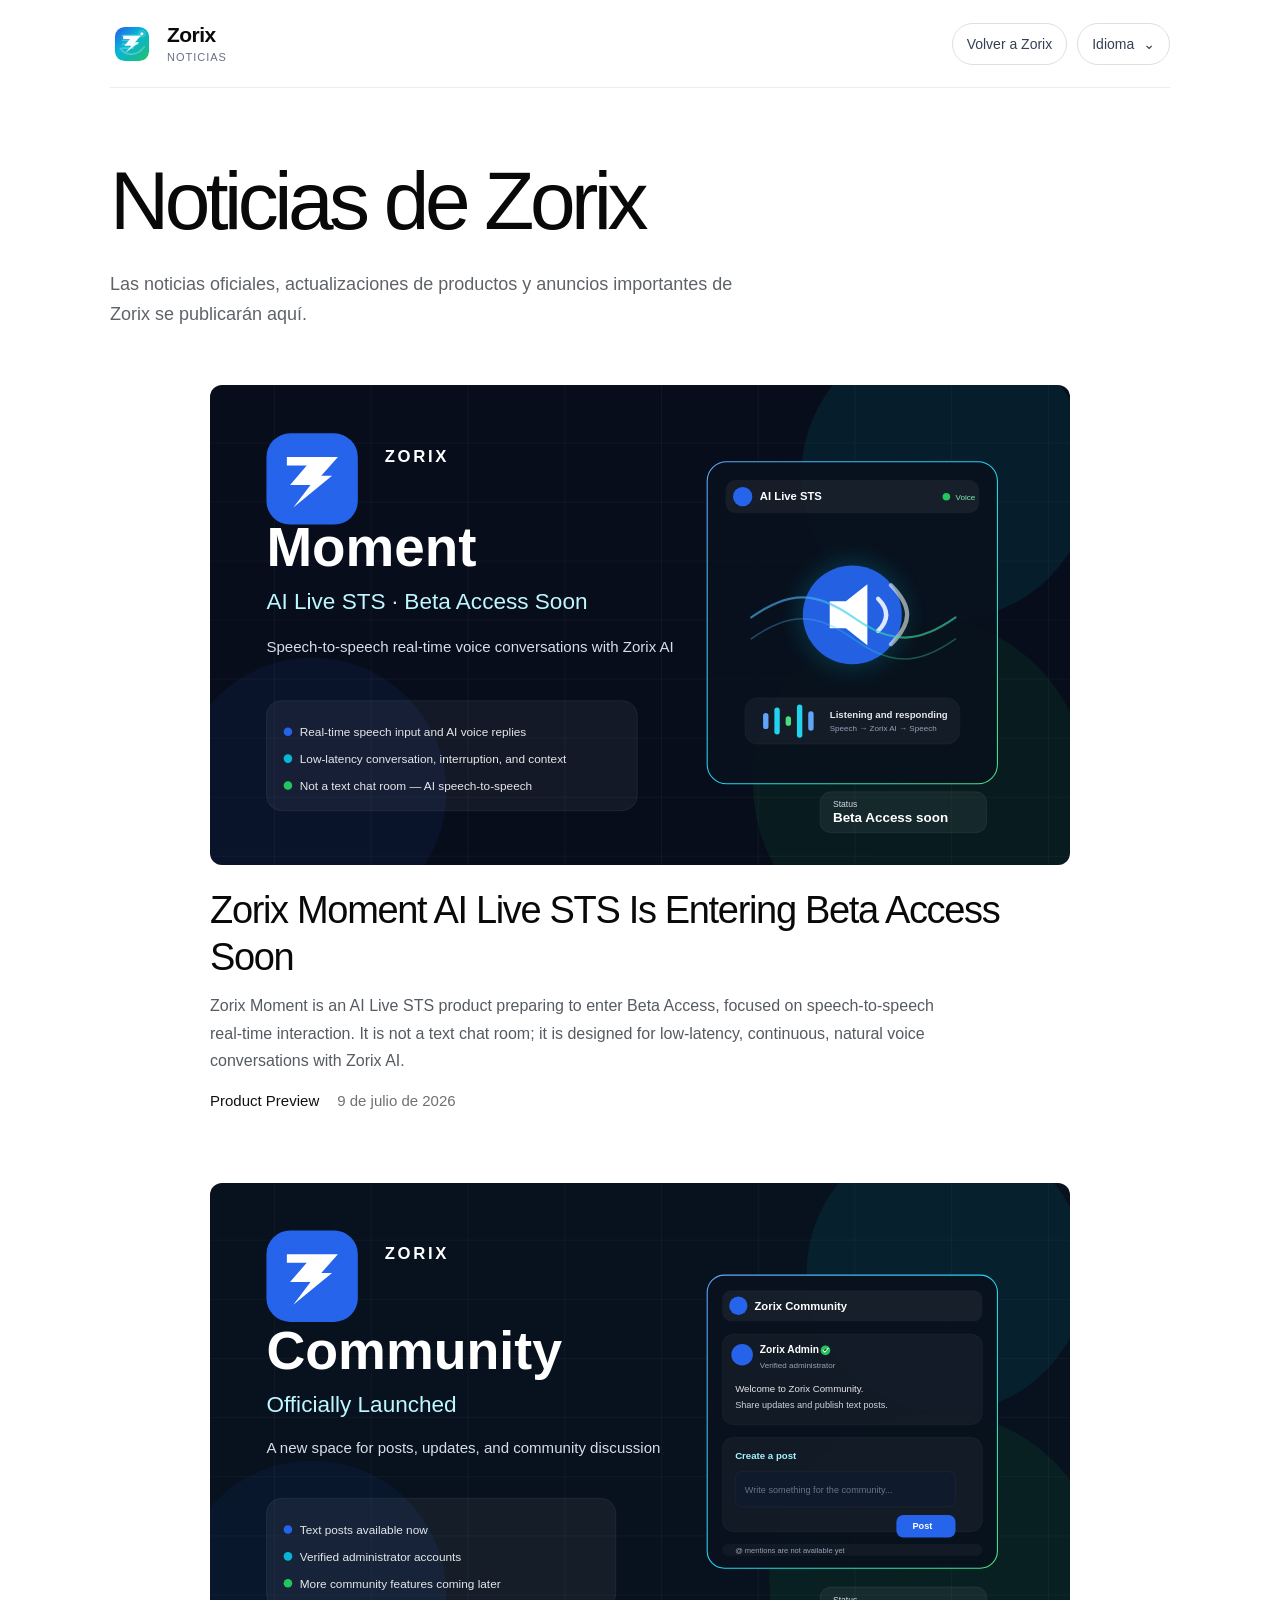
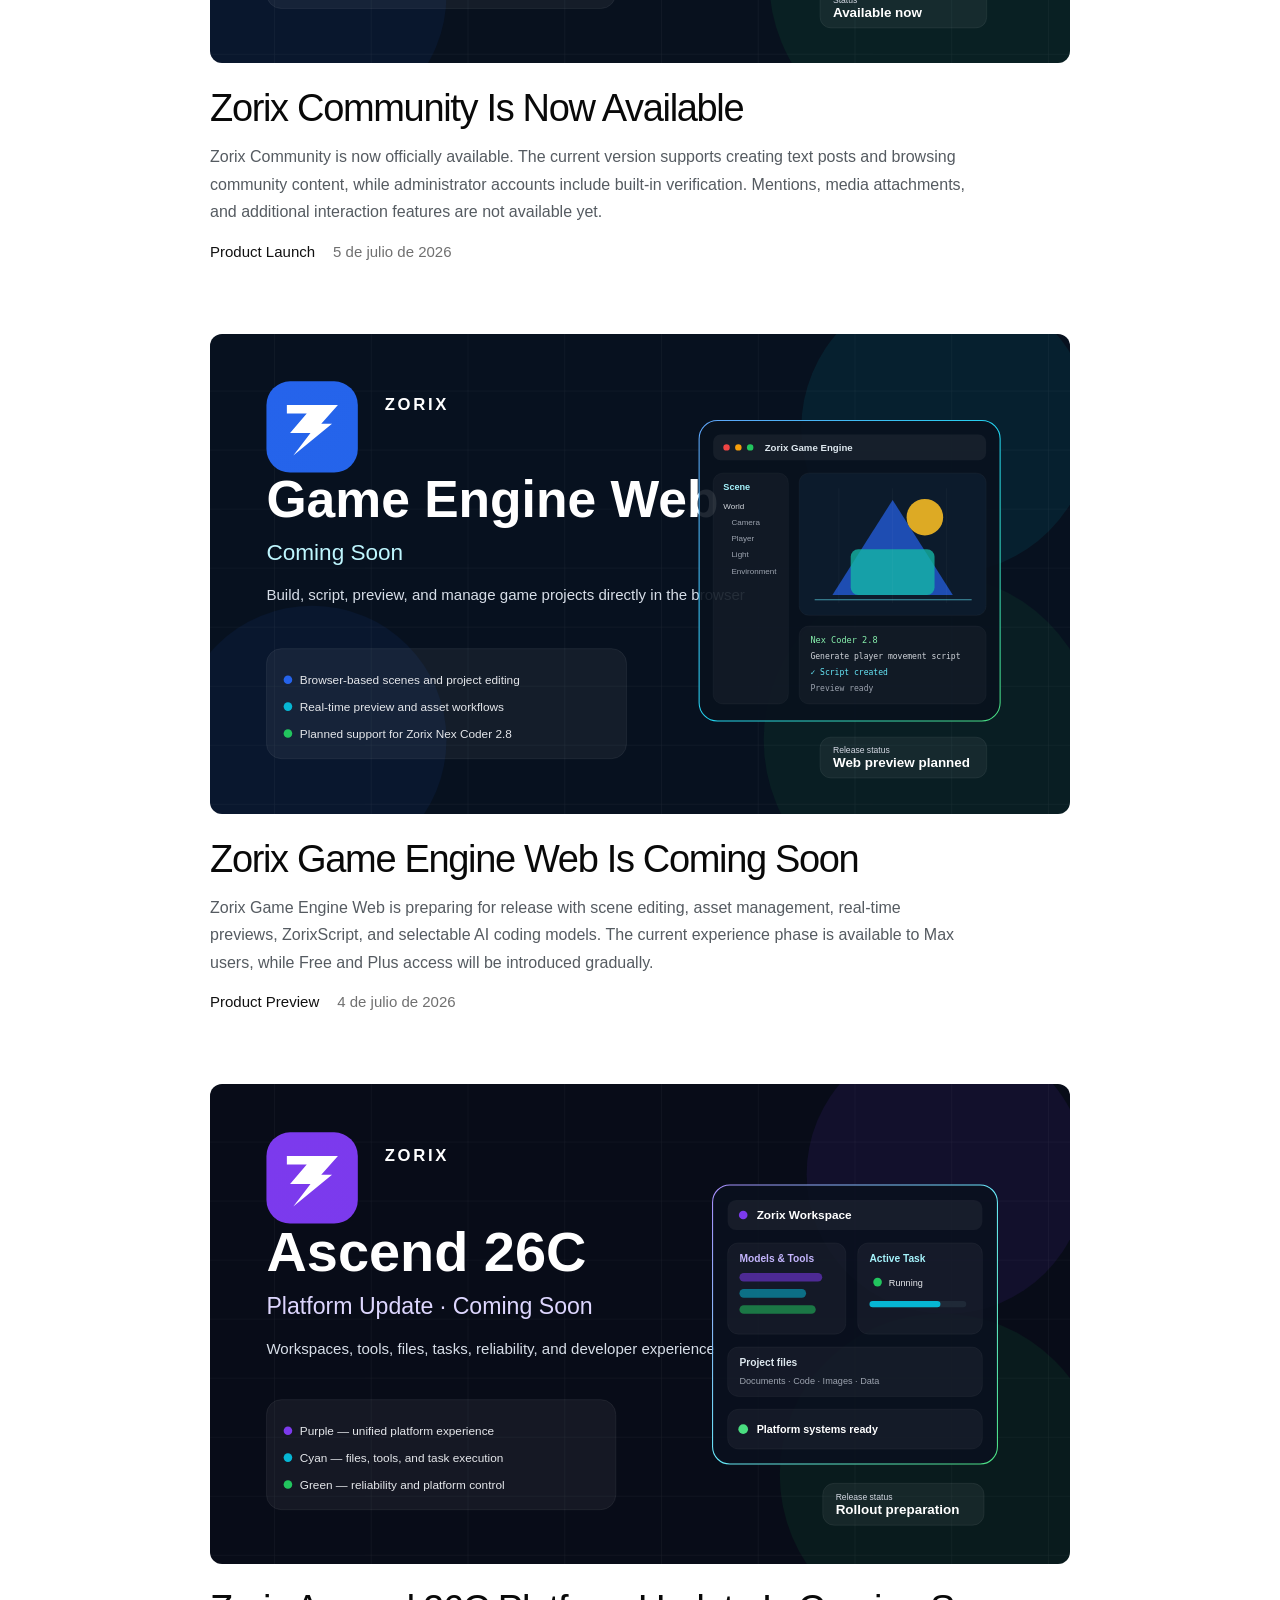
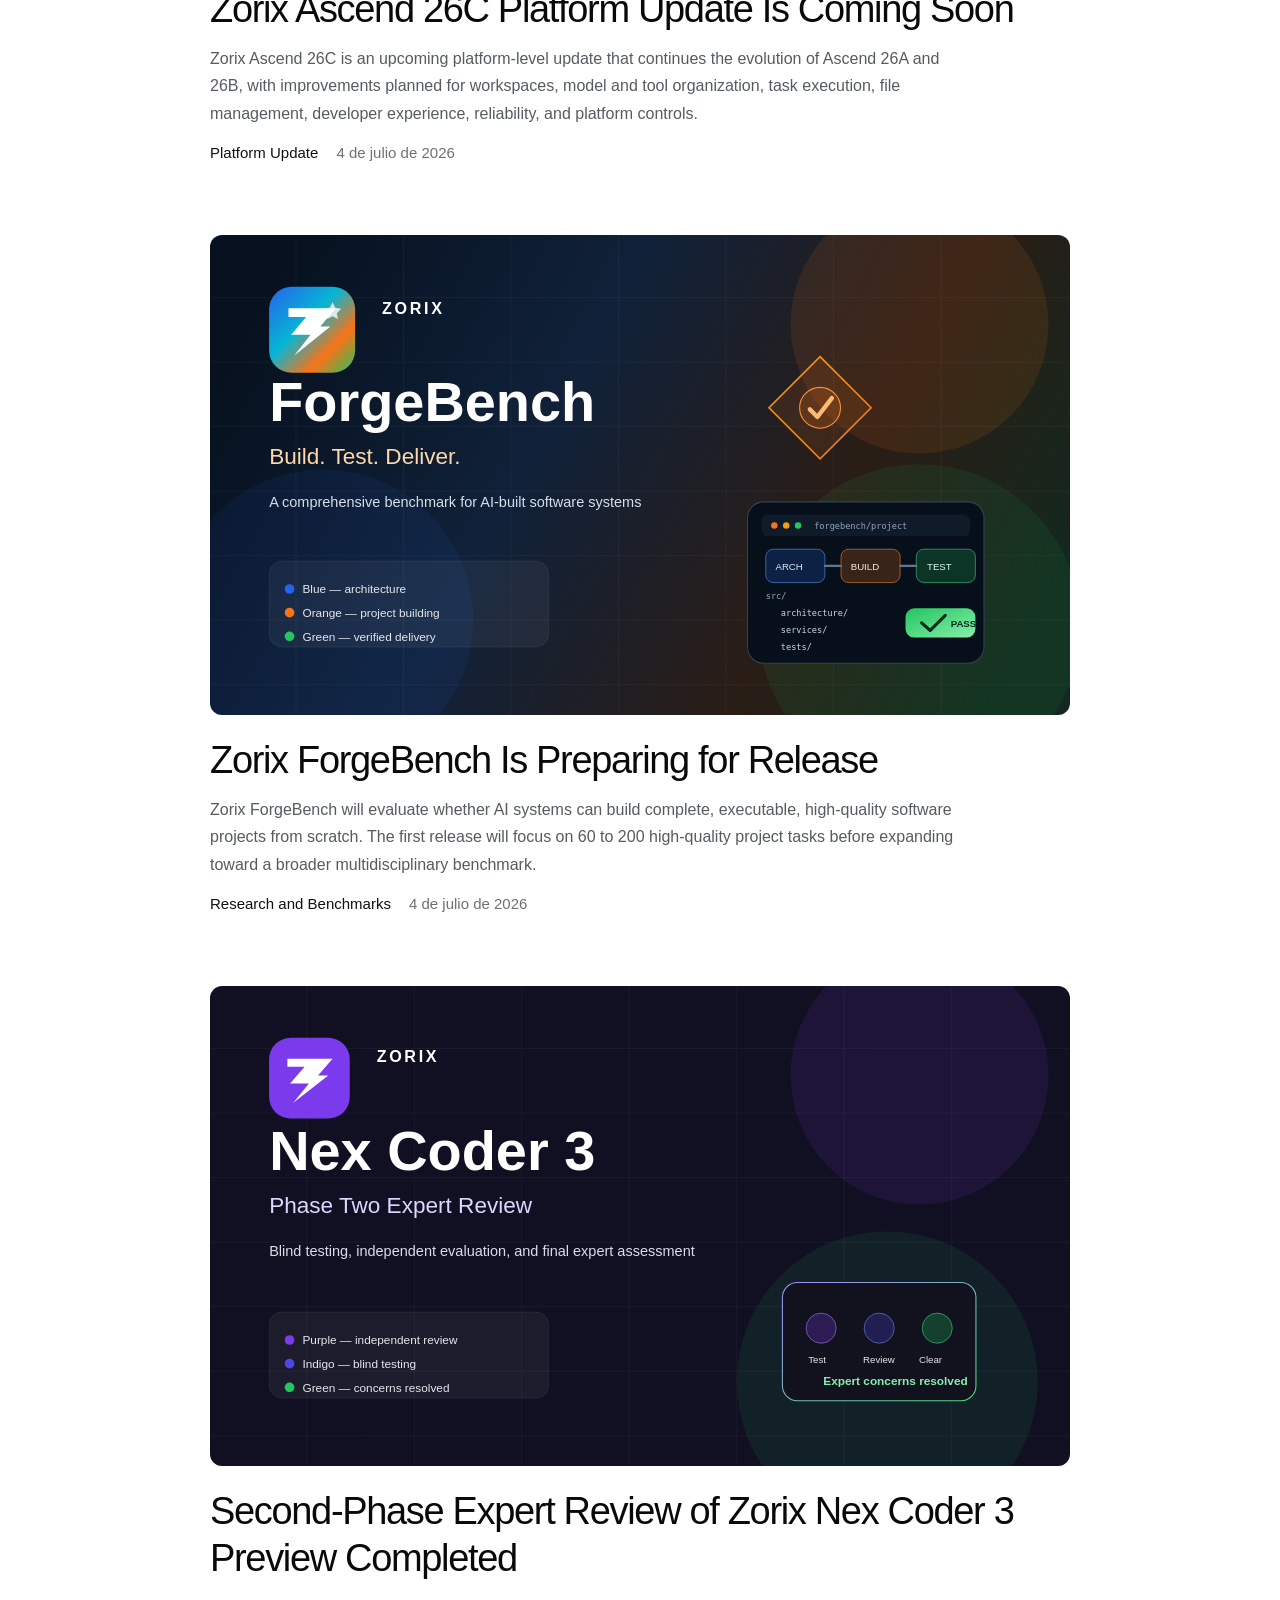
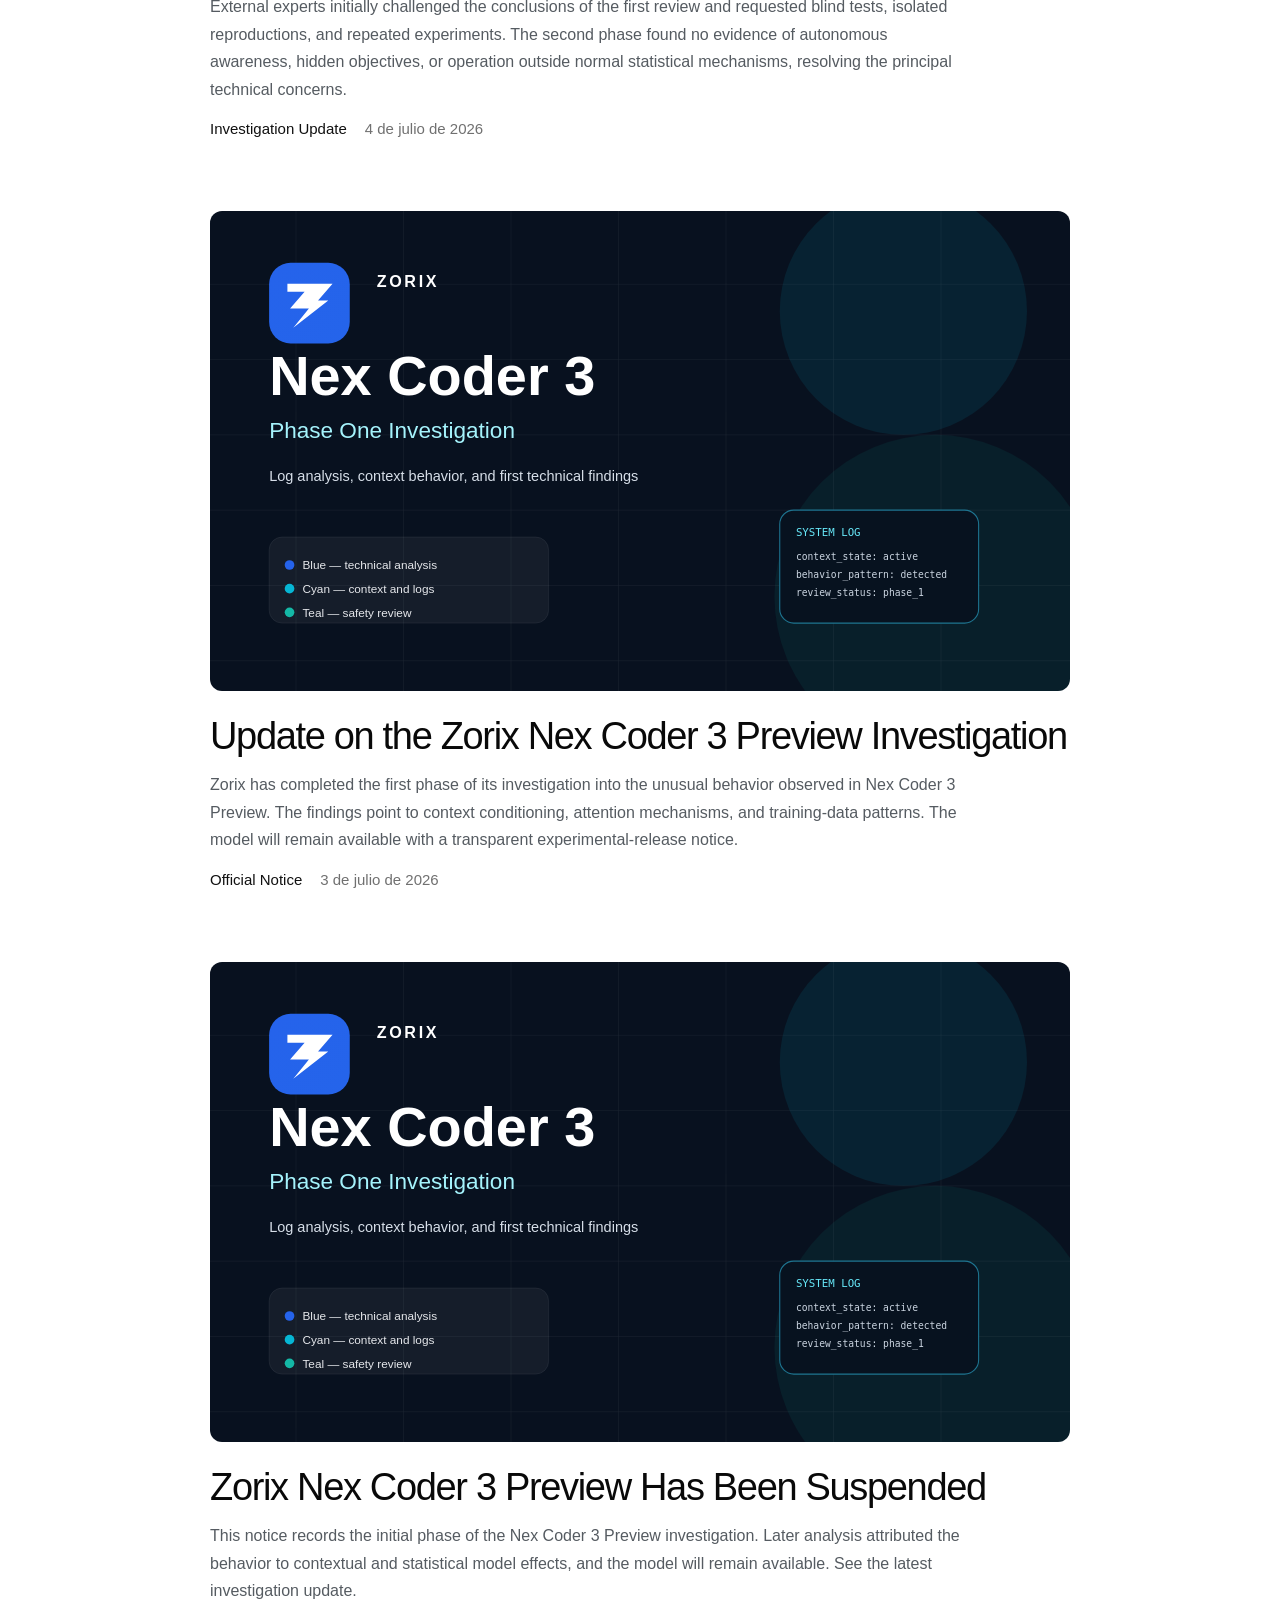
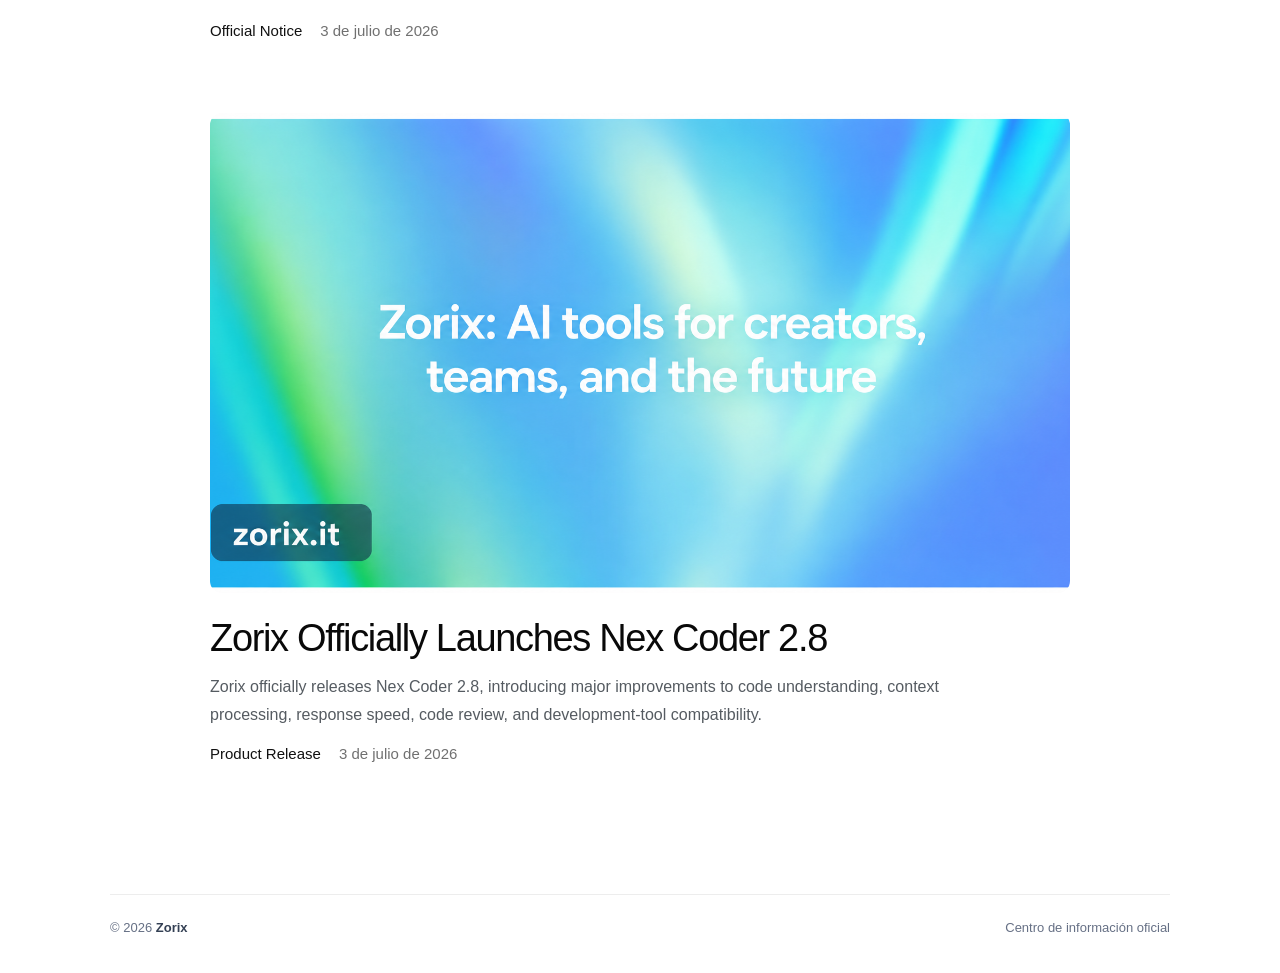
<file: es/news/index.html>
<!doctype html>
<html lang="es"><head><meta charset="utf-8"><meta name="viewport" content="width=device-width,initial-scale=1"><meta name="color-scheme" content="light"><meta name="theme-color" content="#f5f7fa"><title>Noticias de Zorix</title><meta name="description" content="Las noticias oficiales, actualizaciones de productos y anuncios importantes de Zorix se publicarán aquí."><link rel="stylesheet" href="../../assets/style.css?v=20260703-9"><link rel="canonical" href="https://zorix.it/es/news/">  <link rel="icon" type="image/svg+xml" href="../../favicon.svg">
  <link rel="alternate" type="application/json" title="Zorix News JSON Feed" href="/data/news-feed.json">
  <link rel="alternate" type="application/json" title="Zorix News Crawl Feed" href="/news-feed.json">
</head>
<body><div class="shell"><header class="header"><a class="brand" href="https://zorix.it/"><svg class="brand-logo" width="52" height="52" viewBox="0 0 160 160" xmlns="http://www.w3.org/2000/svg" aria-hidden="true">
  <defs>
    <linearGradient id="newsCore" x1="28" y1="20" x2="134" y2="140" gradientUnits="userSpaceOnUse"><stop offset="0%" stop-color="#2563EB"/><stop offset="40%" stop-color="#06B6D4"/><stop offset="75%" stop-color="#14B8A6"/><stop offset="100%" stop-color="#22C55E"/></linearGradient>
    <linearGradient id="newsZ" x1="48" y1="46" x2="112" y2="114" gradientUnits="userSpaceOnUse"><stop offset="0%" stop-color="#FFFFFF"/><stop offset="100%" stop-color="#ECFEFF"/></linearGradient>
  </defs>
  <rect x="18" y="18" width="124" height="124" rx="36" fill="url(#newsCore)"/>
  <g opacity="0.26"><rect x="42" y="46" width="72" height="8" rx="4" fill="#FFFFFF"/><rect x="42" y="64" width="56" height="6" rx="3" fill="#FFFFFF"/><rect x="42" y="78" width="62" height="6" rx="3" fill="#FFFFFF"/><rect x="42" y="92" width="46" height="6" rx="3" fill="#FFFFFF"/></g>
  <path d="M38 96C54 121 96 129 124 91" fill="none" stroke="#FFFFFF" stroke-width="7" stroke-linecap="round" opacity="0.24"/>
  <circle cx="116" cy="43" r="6" fill="#FFFFFF"/><circle cx="116" cy="43" r="12" fill="none" stroke="#FFFFFF" stroke-width="3" opacity="0.28"/>
  <path d="M48 50H112L91 74H107L55 113L78 86H52L73 62H48Z" fill="url(#newsZ)"/>
</svg><span class="brand-copy"><span class="brand-name">Zorix</span><span class="brand-section">Noticias</span></span></a><nav class="nav-actions"><a class="back-link" href="https://zorix.it/">Volver a Zorix</a><div class="language"><button class="lang-button" type="button" aria-haspopup="true" aria-expanded="false">Idioma <span aria-hidden="true">⌄</span></button><div class="lang-menu"><a href="../../zh-CN/news/" class="">简体中文<span></span></a><a href="../../en/news/" class="">English<span></span></a><a href="../../it/news/" class="">Italiano<span></span></a><a href="../../es/news/" class="active">Español<span>✓</span></a><a href="../../fr/news/" class="">Français<span></span></a><a href="../../de/news/" class="">Deutsch<span></span></a><a href="../../ja/news/" class="">日本語<span></span></a><a href="../../ko/news/" class="">한국어<span></span></a></div></div></nav></header>
<main><section class="hero"><span class="eyebrow">Centro de información oficial</span><h1><span class="gradient-text">Noticias de Zorix</span></h1><p class="intro">Las noticias oficiales, actualizaciones de productos y anuncios importantes de Zorix se publicarán aquí.</p></section><section class="news-panel" aria-labelledby="empty-title"><div class="panel-head"><span>Noticias</span><span>ZORIX NEWSROOM</span></div><div data-news-root aria-live="polite"><div class="empty"><div class="empty-mark" aria-hidden="true"><svg viewBox="0 0 48 48" fill="none"><rect x="8" y="9" width="32" height="30" rx="8" stroke="#2563EB" stroke-width="2.4"/><path d="M15 18h18M15 24h13M15 30h9" stroke="#06B6D4" stroke-width="2.4" stroke-linecap="round"/><circle cx="34" cy="31" r="3" fill="#22C55E"/></svg></div><h2>暂无新闻</h2><p>最新动态即将发布</p></div></div></section></main><footer class="footer"><span>© <span data-year></span> <strong>Zorix</strong></span><span>Centro de información oficial</span></footer></div><script src="../../assets/app.js?v=20260703-9"></script>  <script defer src="/assets/js/news-tts-player.js"></script>
</body></html>
</file>
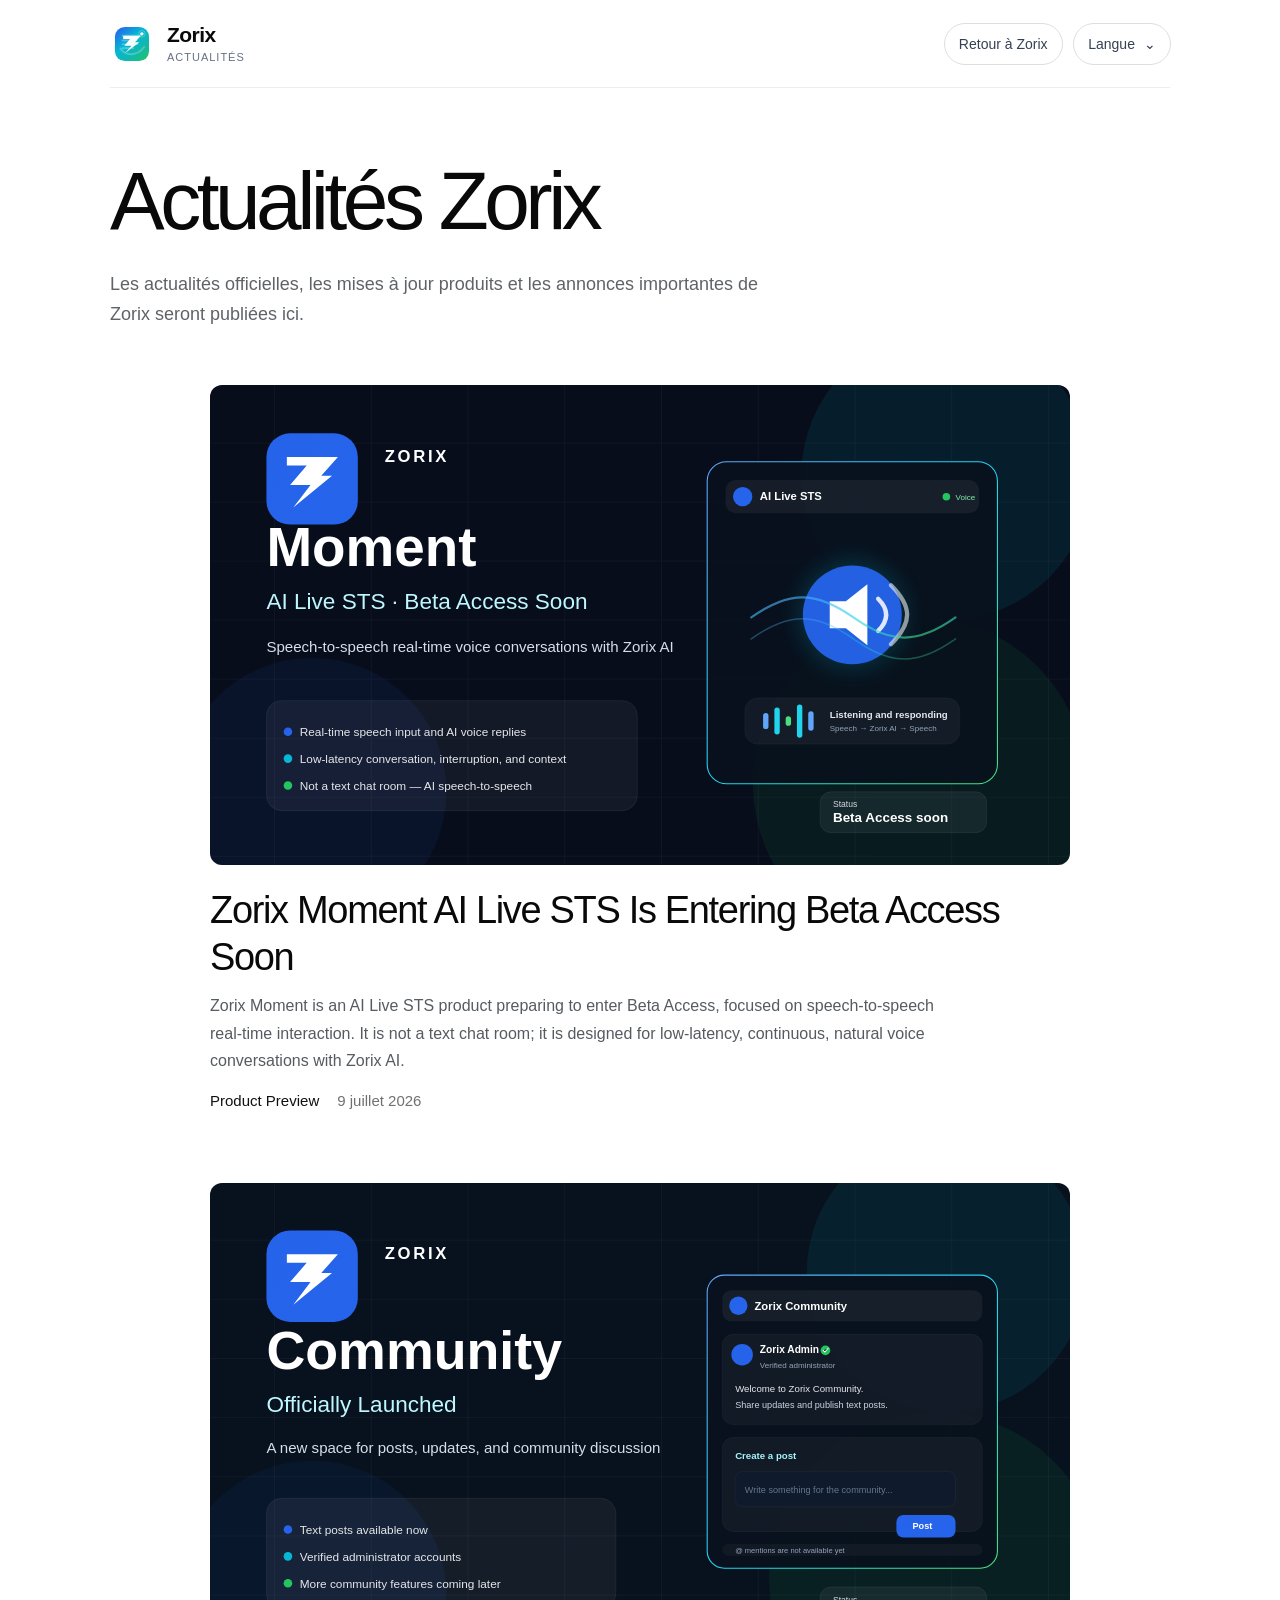
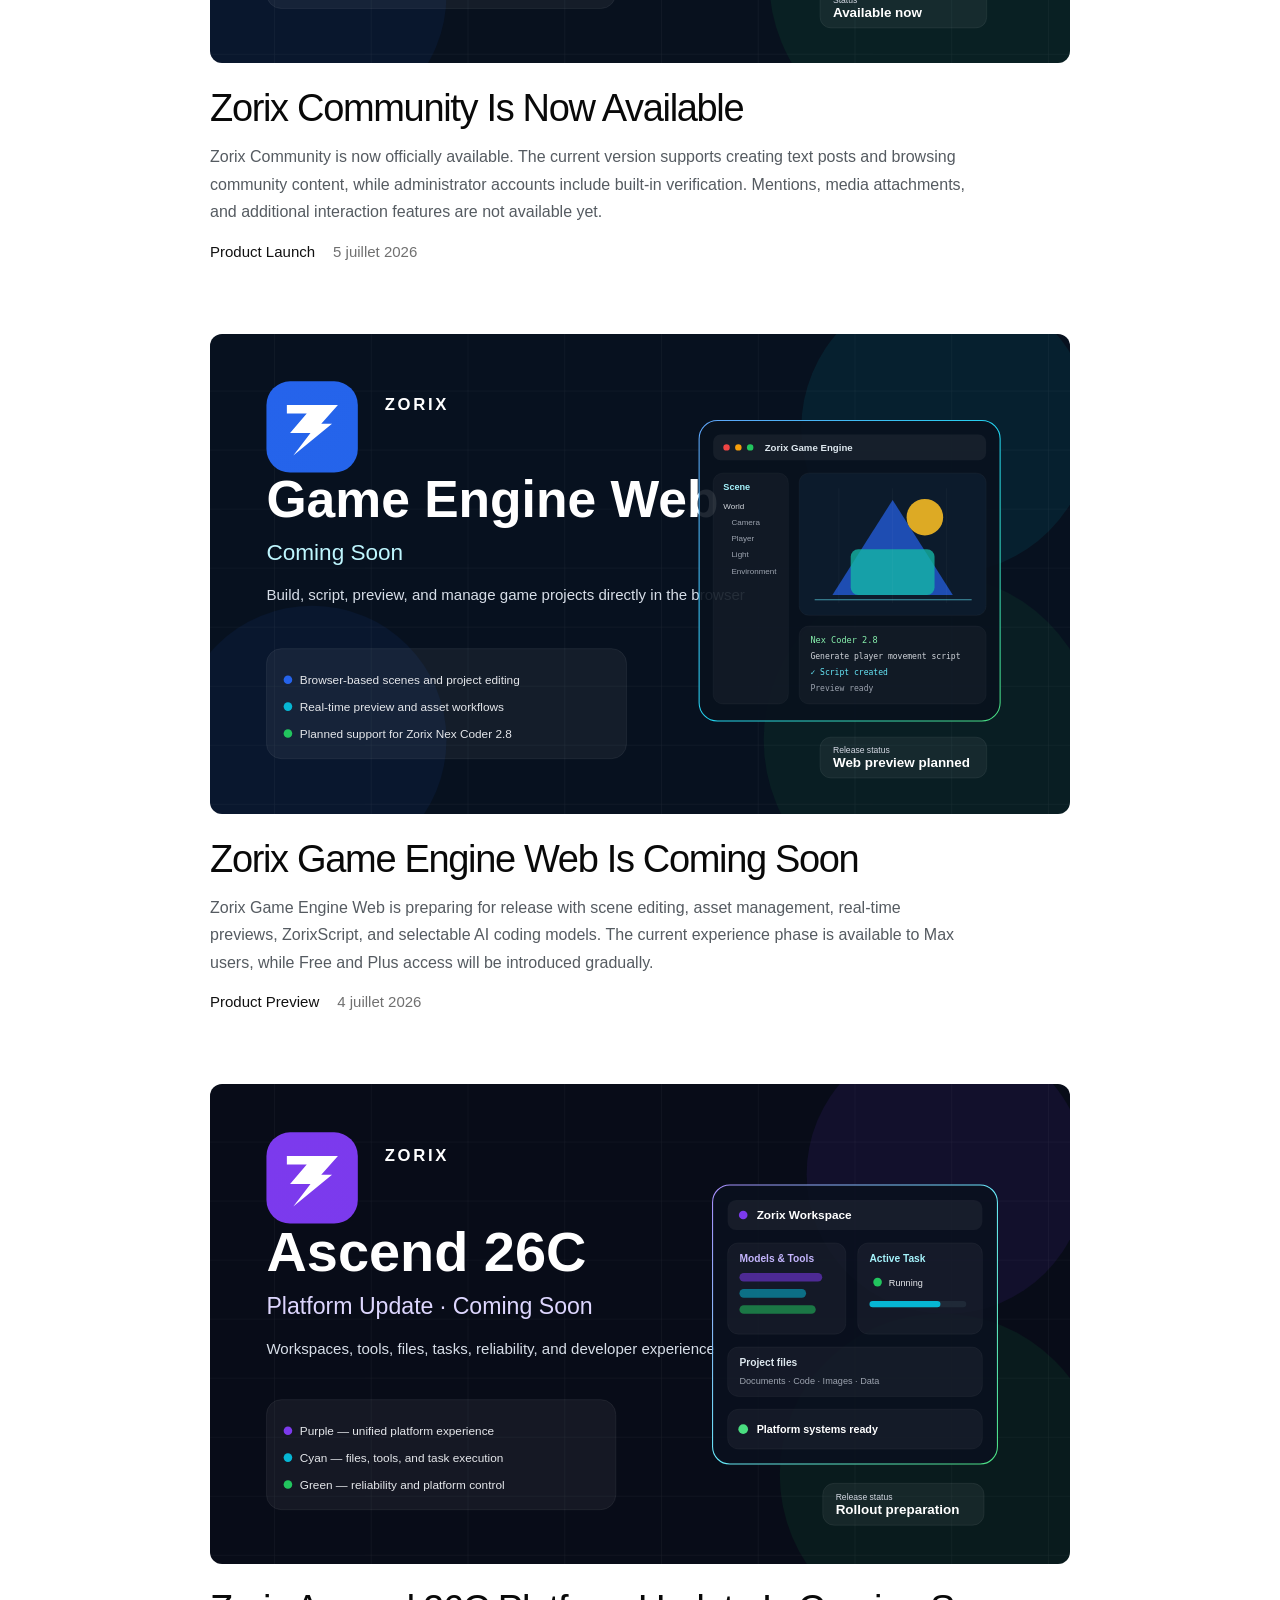
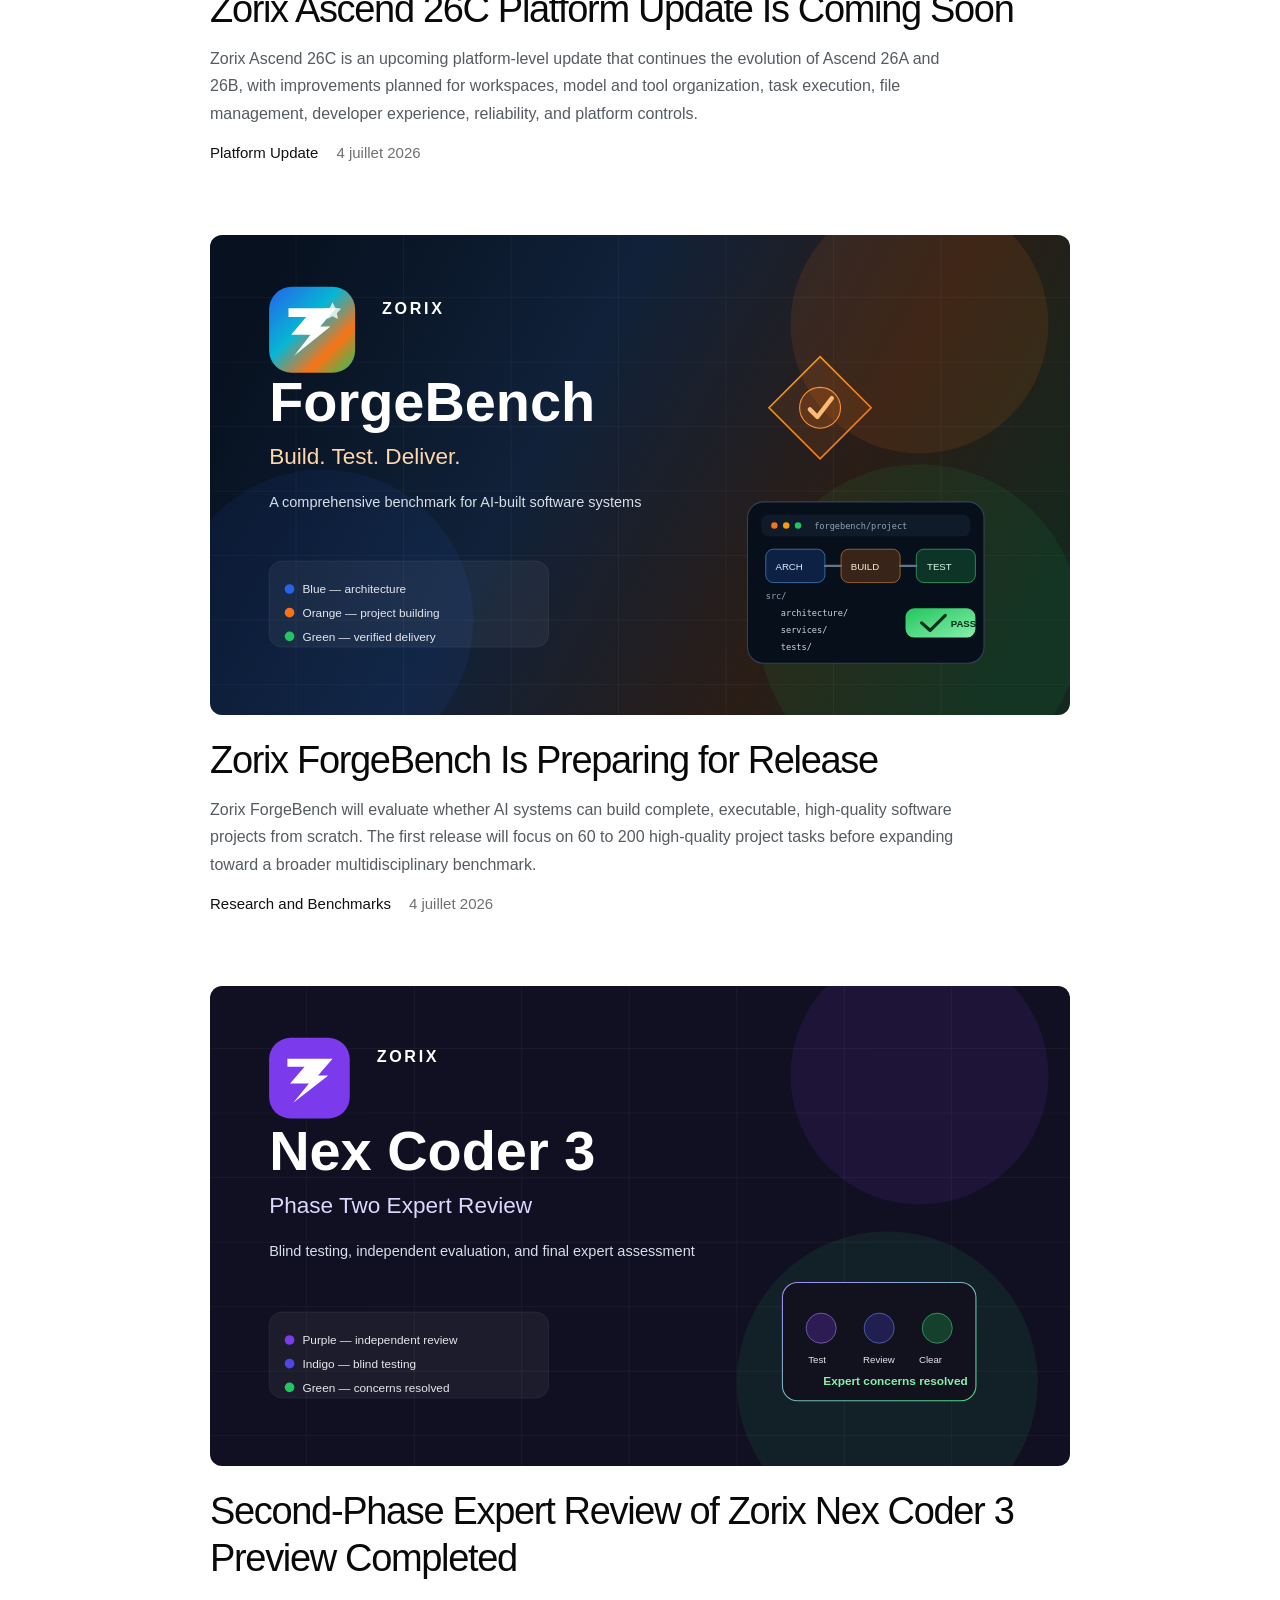
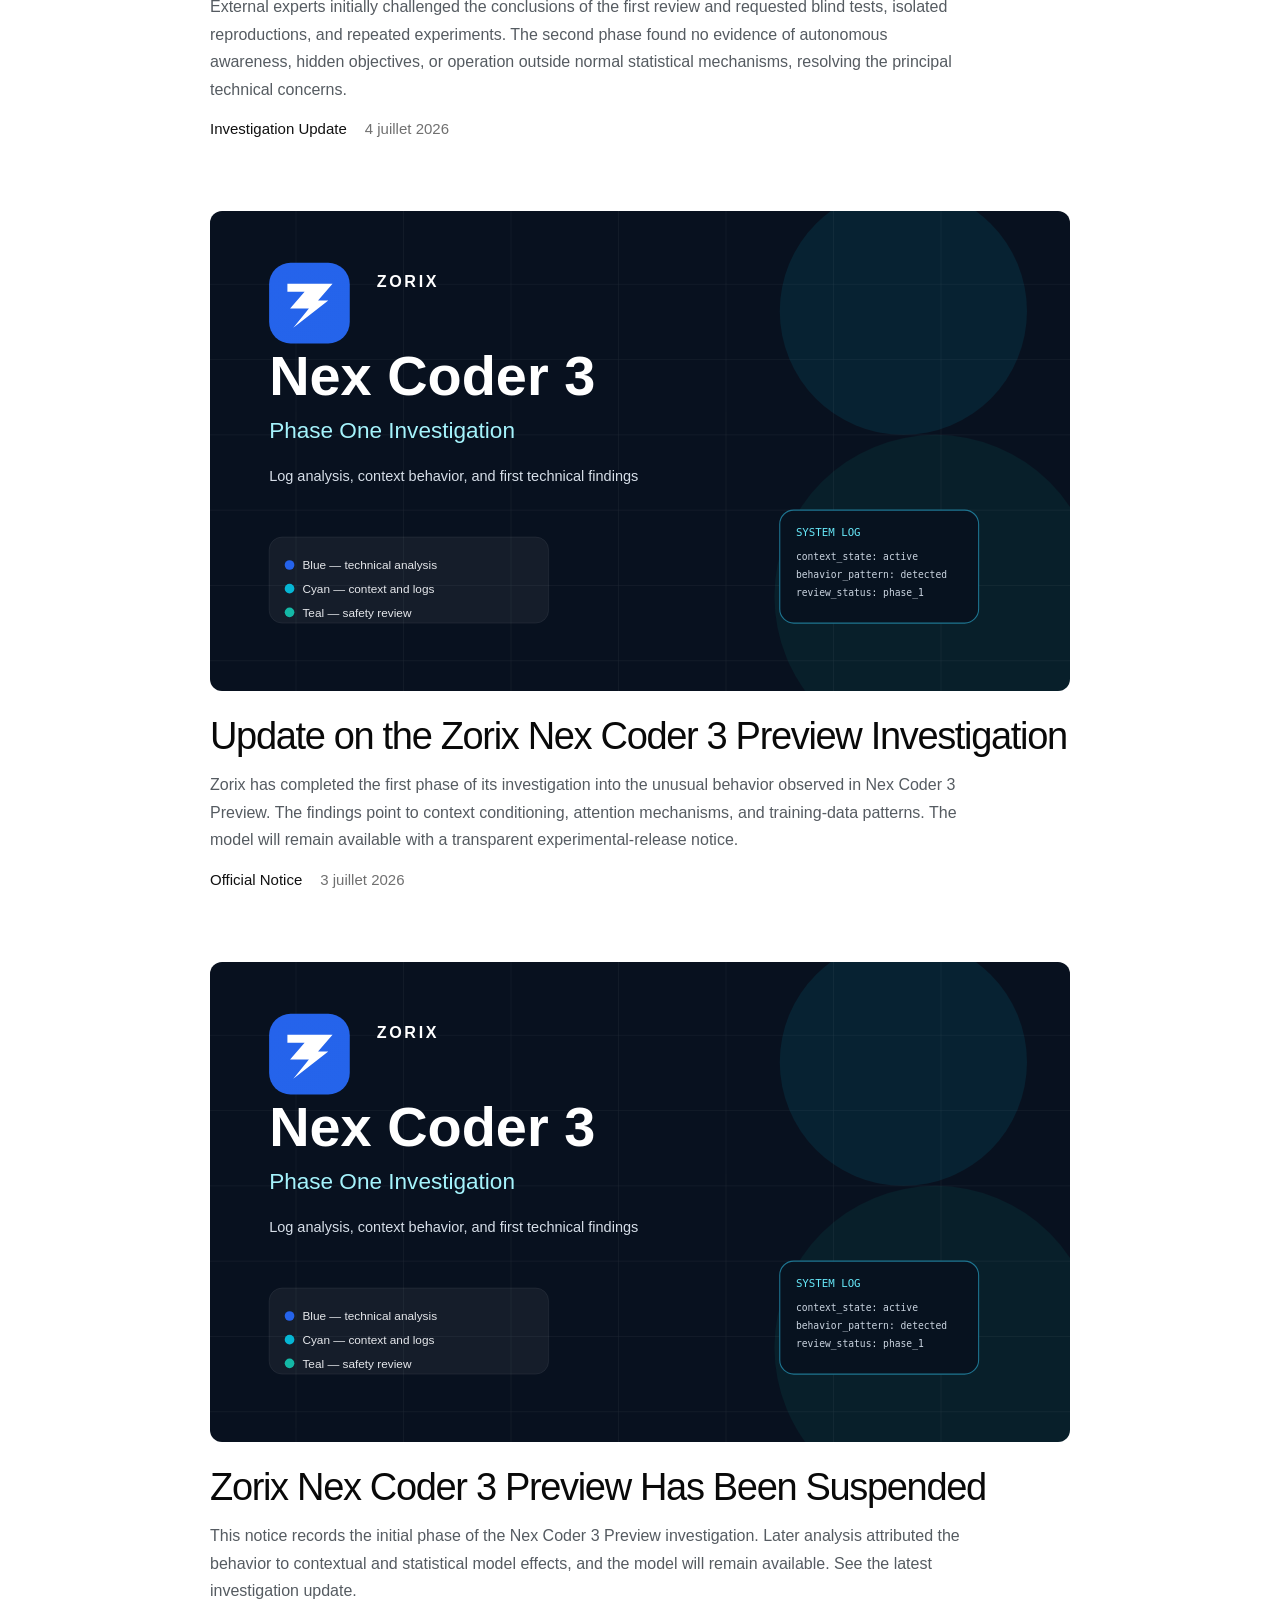
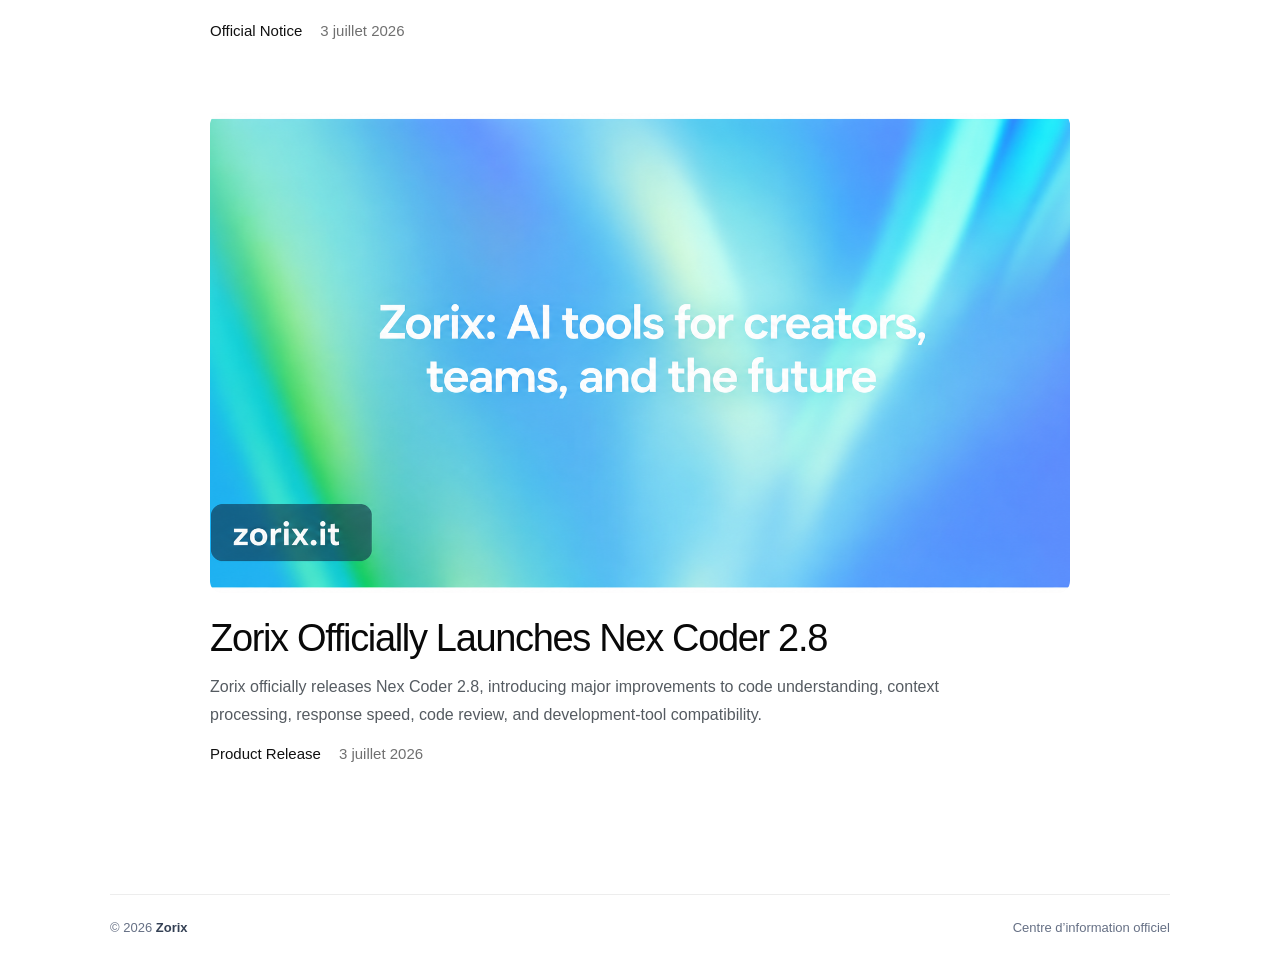
<file: fr/news/index.html>
<!doctype html>
<html lang="fr"><head><meta charset="utf-8"><meta name="viewport" content="width=device-width,initial-scale=1"><meta name="color-scheme" content="light"><meta name="theme-color" content="#f5f7fa"><title>Actualités Zorix</title><meta name="description" content="Les actualités officielles, les mises à jour produits et les annonces importantes de Zorix seront publiées ici."><link rel="stylesheet" href="../../assets/style.css?v=20260703-9"><link rel="canonical" href="https://zorix.it/fr/news/">  <link rel="icon" type="image/svg+xml" href="../../favicon.svg">
  <link rel="alternate" type="application/json" title="Zorix News JSON Feed" href="/data/news-feed.json">
  <link rel="alternate" type="application/json" title="Zorix News Crawl Feed" href="/news-feed.json">
</head>
<body><div class="shell"><header class="header"><a class="brand" href="https://zorix.it/"><svg class="brand-logo" width="52" height="52" viewBox="0 0 160 160" xmlns="http://www.w3.org/2000/svg" aria-hidden="true">
  <defs>
    <linearGradient id="newsCore" x1="28" y1="20" x2="134" y2="140" gradientUnits="userSpaceOnUse"><stop offset="0%" stop-color="#2563EB"/><stop offset="40%" stop-color="#06B6D4"/><stop offset="75%" stop-color="#14B8A6"/><stop offset="100%" stop-color="#22C55E"/></linearGradient>
    <linearGradient id="newsZ" x1="48" y1="46" x2="112" y2="114" gradientUnits="userSpaceOnUse"><stop offset="0%" stop-color="#FFFFFF"/><stop offset="100%" stop-color="#ECFEFF"/></linearGradient>
  </defs>
  <rect x="18" y="18" width="124" height="124" rx="36" fill="url(#newsCore)"/>
  <g opacity="0.26"><rect x="42" y="46" width="72" height="8" rx="4" fill="#FFFFFF"/><rect x="42" y="64" width="56" height="6" rx="3" fill="#FFFFFF"/><rect x="42" y="78" width="62" height="6" rx="3" fill="#FFFFFF"/><rect x="42" y="92" width="46" height="6" rx="3" fill="#FFFFFF"/></g>
  <path d="M38 96C54 121 96 129 124 91" fill="none" stroke="#FFFFFF" stroke-width="7" stroke-linecap="round" opacity="0.24"/>
  <circle cx="116" cy="43" r="6" fill="#FFFFFF"/><circle cx="116" cy="43" r="12" fill="none" stroke="#FFFFFF" stroke-width="3" opacity="0.28"/>
  <path d="M48 50H112L91 74H107L55 113L78 86H52L73 62H48Z" fill="url(#newsZ)"/>
</svg><span class="brand-copy"><span class="brand-name">Zorix</span><span class="brand-section">Actualités</span></span></a><nav class="nav-actions"><a class="back-link" href="https://zorix.it/">Retour à Zorix</a><div class="language"><button class="lang-button" type="button" aria-haspopup="true" aria-expanded="false">Langue <span aria-hidden="true">⌄</span></button><div class="lang-menu"><a href="../../zh-CN/news/" class="">简体中文<span></span></a><a href="../../en/news/" class="">English<span></span></a><a href="../../it/news/" class="">Italiano<span></span></a><a href="../../es/news/" class="">Español<span></span></a><a href="../../fr/news/" class="active">Français<span>✓</span></a><a href="../../de/news/" class="">Deutsch<span></span></a><a href="../../ja/news/" class="">日本語<span></span></a><a href="../../ko/news/" class="">한국어<span></span></a></div></div></nav></header>
<main><section class="hero"><span class="eyebrow">Centre d’information officiel</span><h1><span class="gradient-text">Actualités Zorix</span></h1><p class="intro">Les actualités officielles, les mises à jour produits et les annonces importantes de Zorix seront publiées ici.</p></section><section class="news-panel" aria-labelledby="empty-title"><div class="panel-head"><span>Actualités</span><span>ZORIX NEWSROOM</span></div><div data-news-root aria-live="polite"><div class="empty"><div class="empty-mark" aria-hidden="true"><svg viewBox="0 0 48 48" fill="none"><rect x="8" y="9" width="32" height="30" rx="8" stroke="#2563EB" stroke-width="2.4"/><path d="M15 18h18M15 24h13M15 30h9" stroke="#06B6D4" stroke-width="2.4" stroke-linecap="round"/><circle cx="34" cy="31" r="3" fill="#22C55E"/></svg></div><h2>暂无新闻</h2><p>最新动态即将发布</p></div></div></section></main><footer class="footer"><span>© <span data-year></span> <strong>Zorix</strong></span><span>Centre d’information officiel</span></footer></div><script src="../../assets/app.js?v=20260703-9"></script>  <script defer src="/assets/js/news-tts-player.js"></script>
</body></html>
</file>
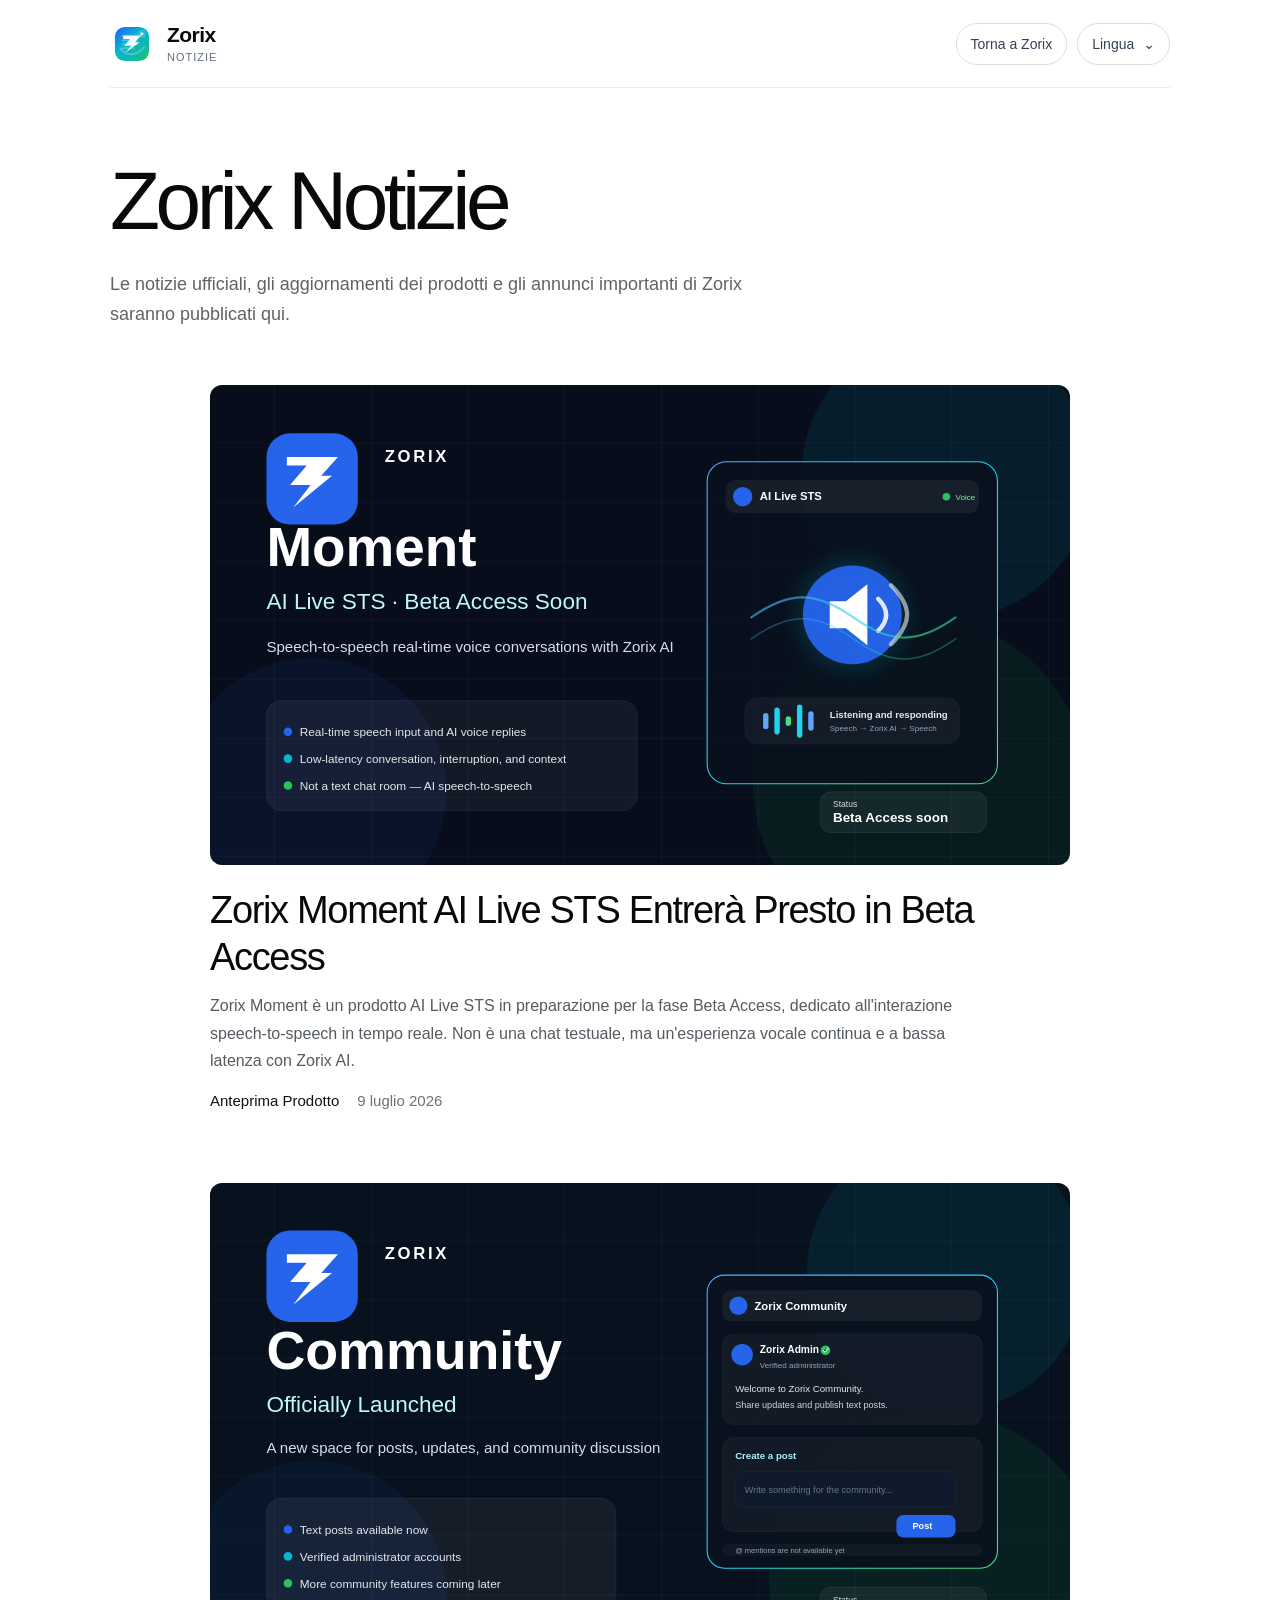
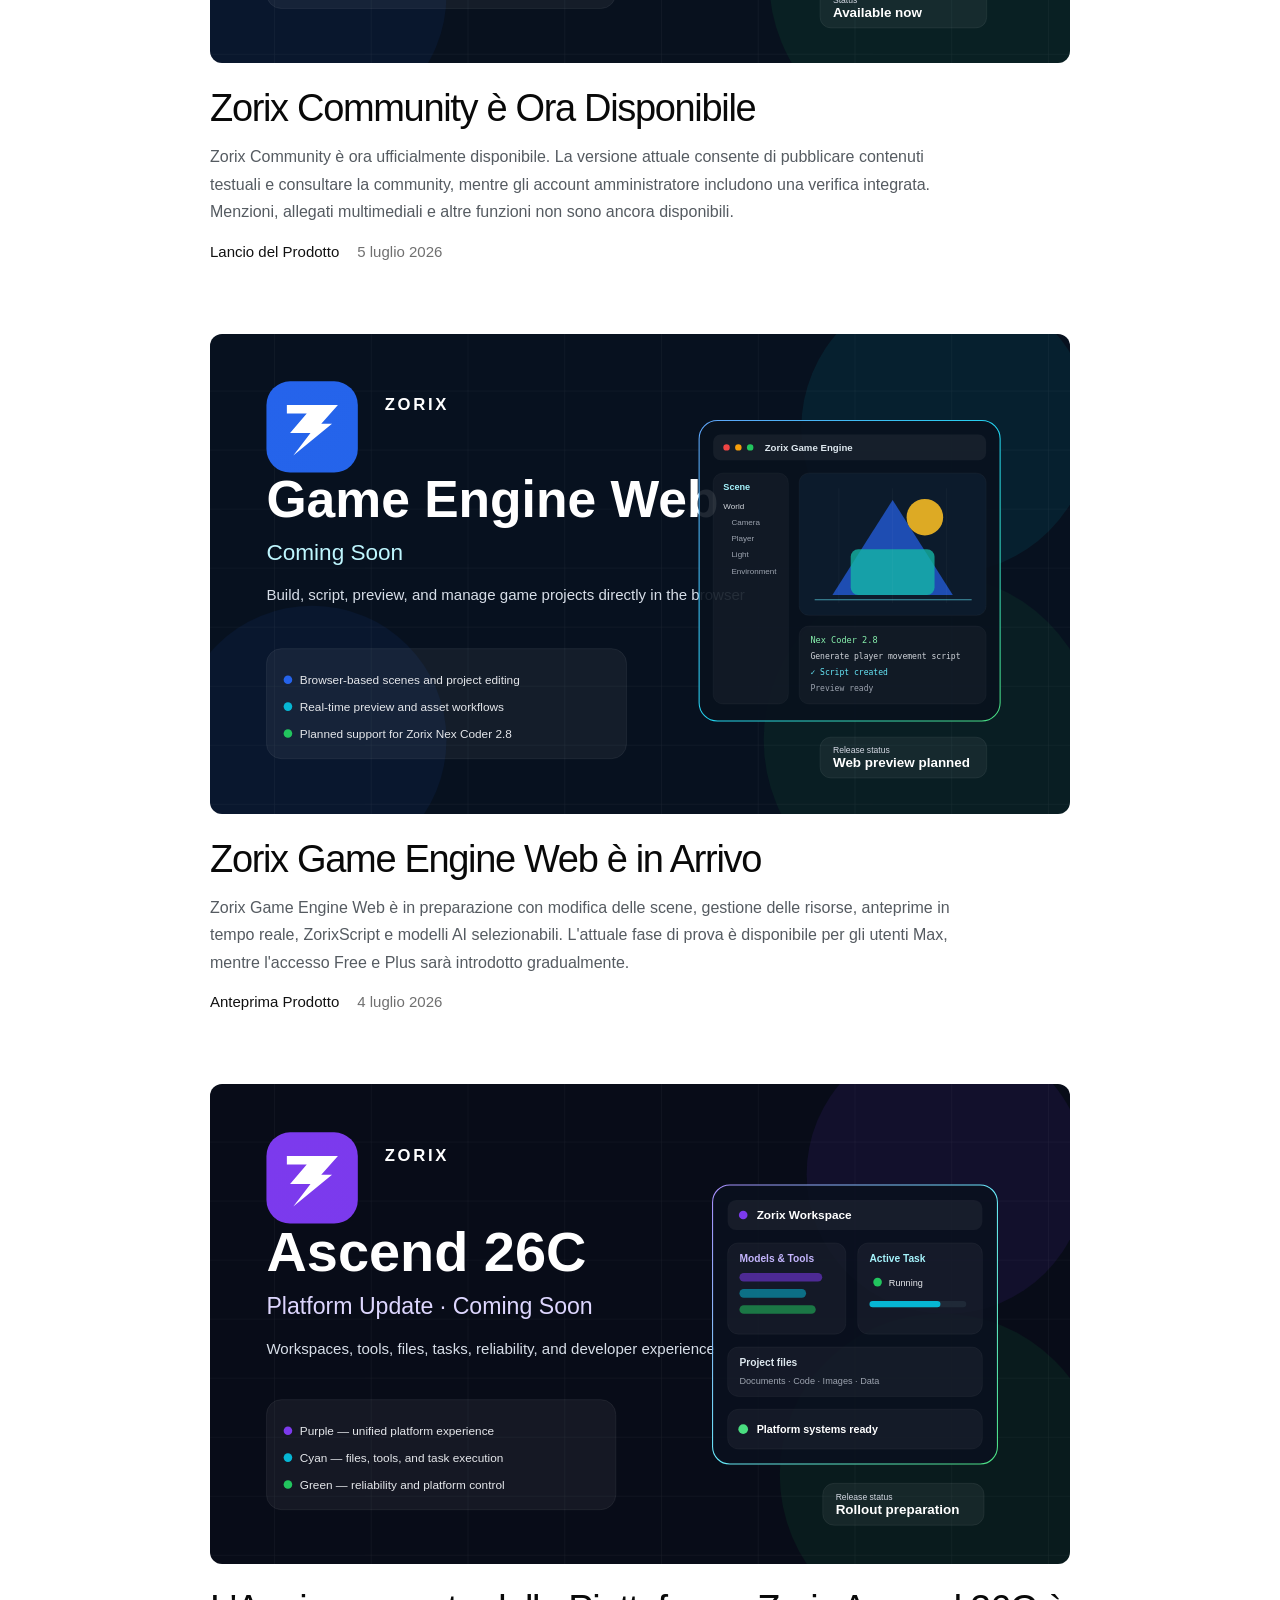
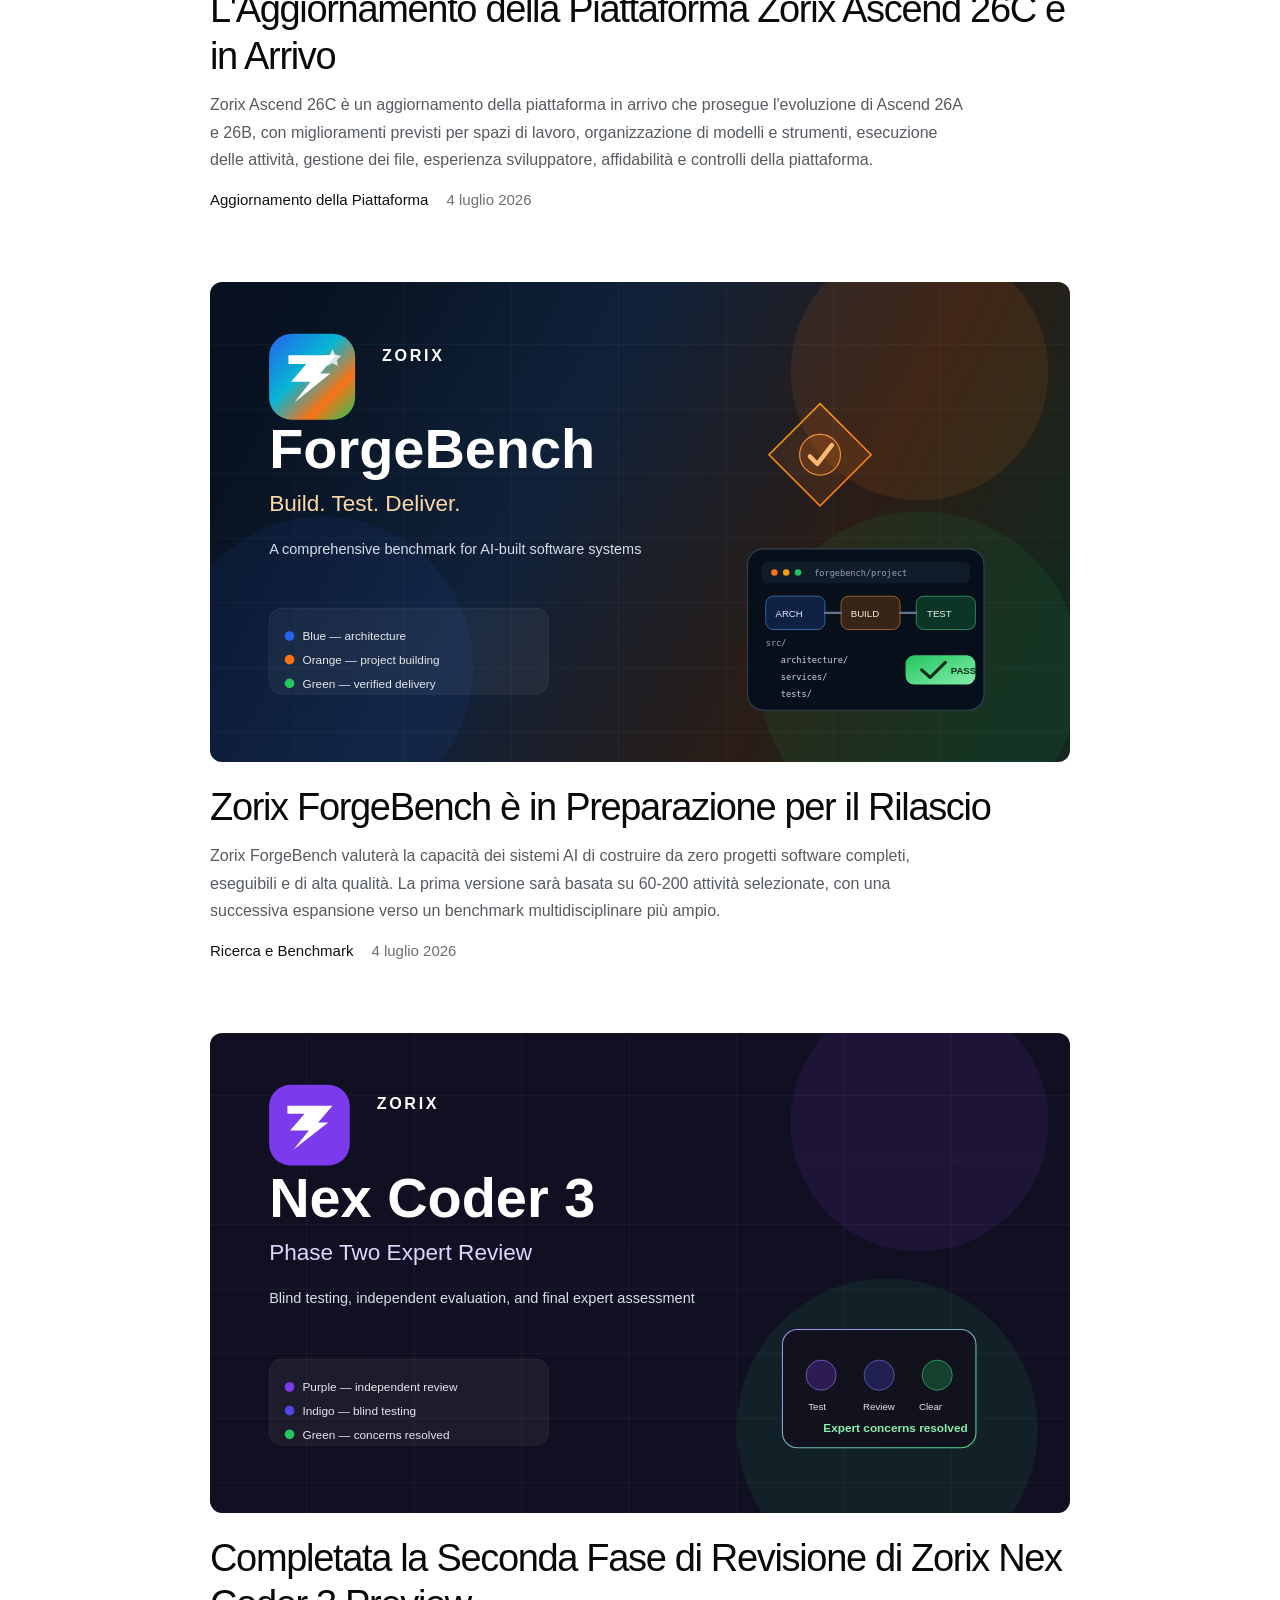
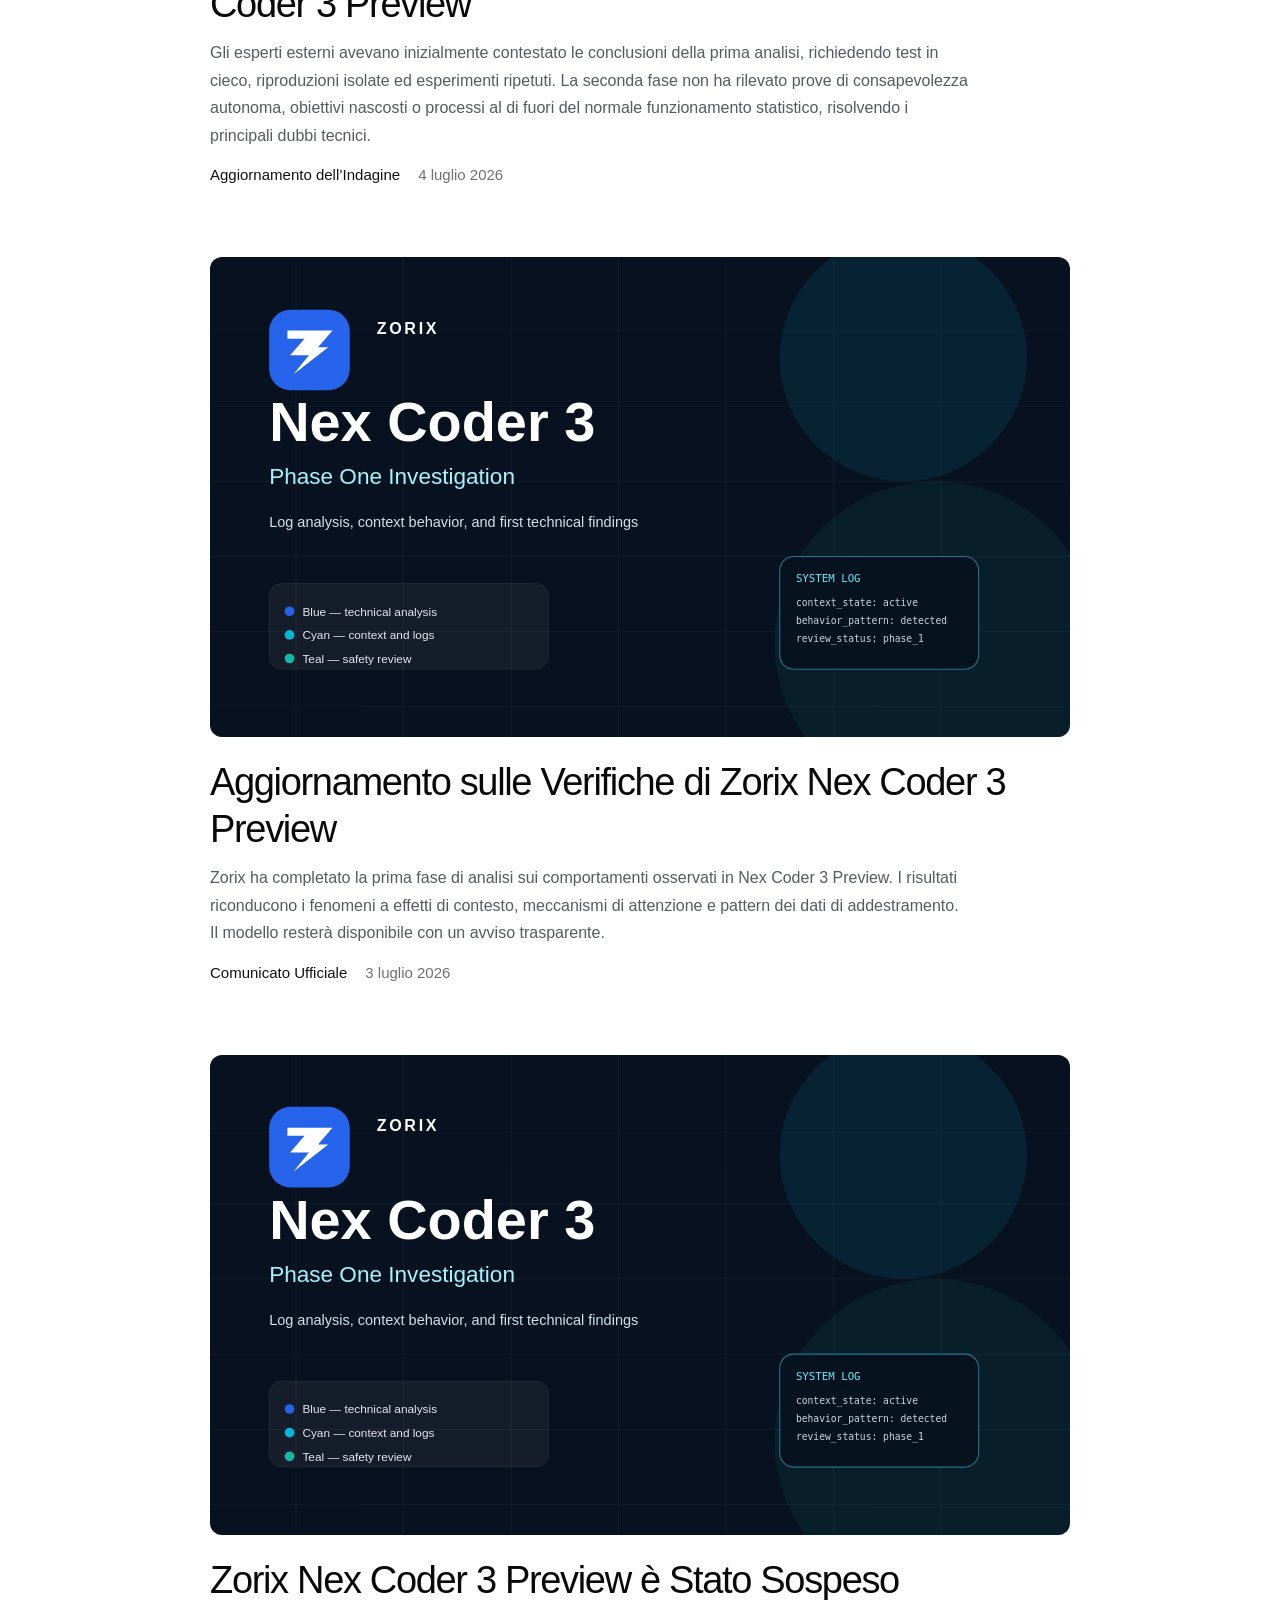
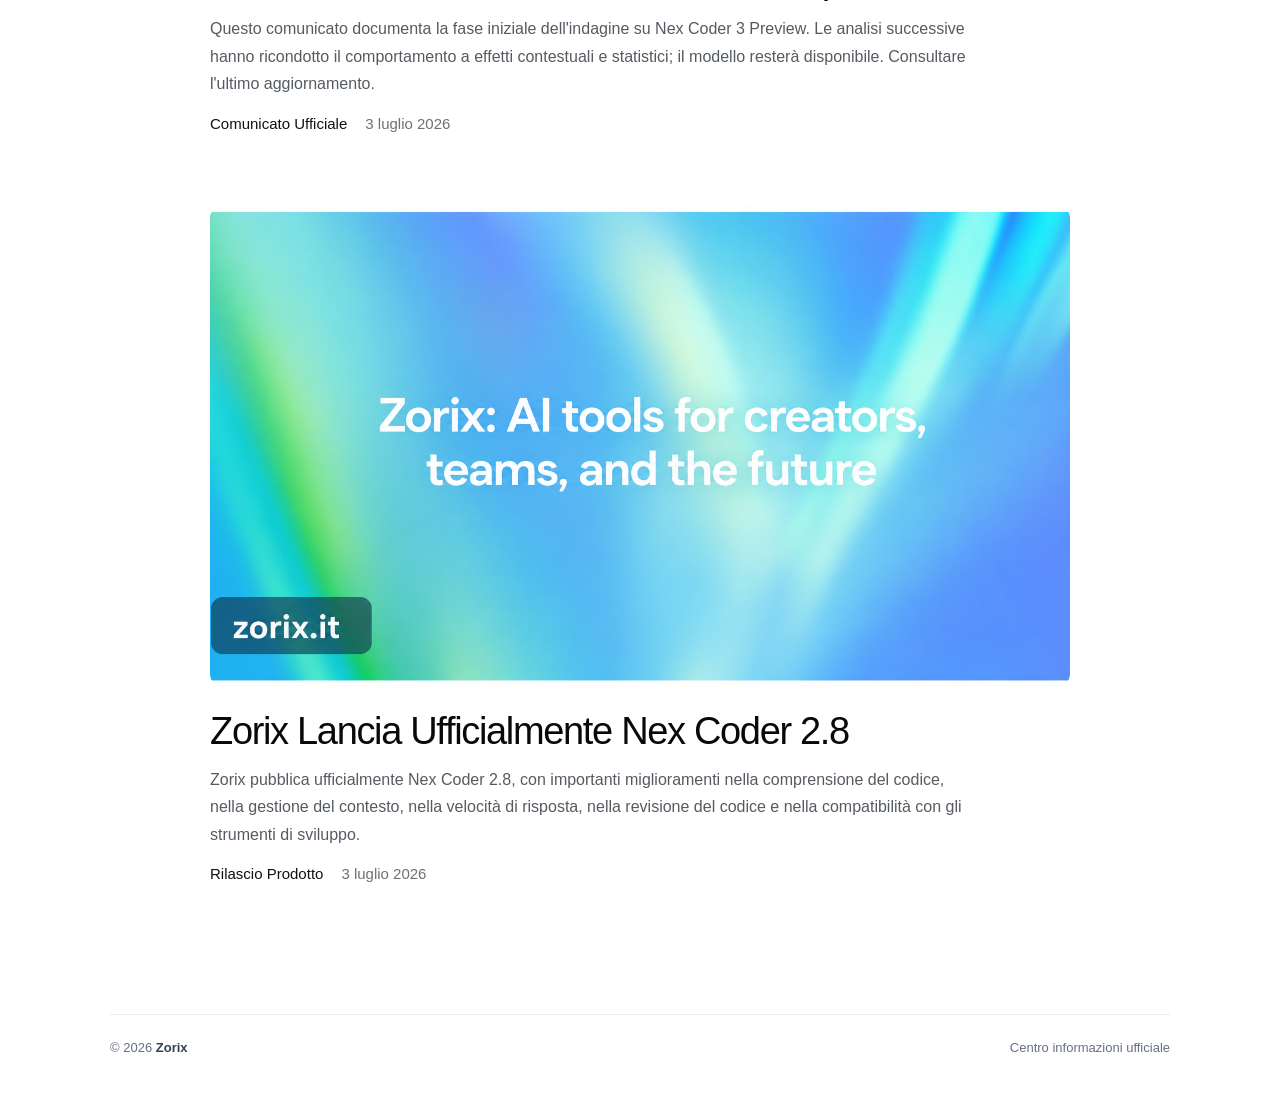
<file: it/news/index.html>
<!doctype html>
<html lang="it"><head><meta charset="utf-8"><meta name="viewport" content="width=device-width,initial-scale=1"><meta name="color-scheme" content="light"><meta name="theme-color" content="#f5f7fa"><title>Zorix Notizie</title><meta name="description" content="Le notizie ufficiali, gli aggiornamenti dei prodotti e gli annunci importanti di Zorix saranno pubblicati qui."><link rel="stylesheet" href="../../assets/style.css?v=20260703-9"><link rel="canonical" href="https://zorix.it/it/news/">  <link rel="icon" type="image/svg+xml" href="../../favicon.svg">
  <link rel="alternate" type="application/json" title="Zorix News JSON Feed" href="/data/news-feed.json">
  <link rel="alternate" type="application/json" title="Zorix News Crawl Feed" href="/news-feed.json">
</head>
<body><div class="shell"><header class="header"><a class="brand" href="https://zorix.it/"><svg class="brand-logo" width="52" height="52" viewBox="0 0 160 160" xmlns="http://www.w3.org/2000/svg" aria-hidden="true">
  <defs>
    <linearGradient id="newsCore" x1="28" y1="20" x2="134" y2="140" gradientUnits="userSpaceOnUse"><stop offset="0%" stop-color="#2563EB"/><stop offset="40%" stop-color="#06B6D4"/><stop offset="75%" stop-color="#14B8A6"/><stop offset="100%" stop-color="#22C55E"/></linearGradient>
    <linearGradient id="newsZ" x1="48" y1="46" x2="112" y2="114" gradientUnits="userSpaceOnUse"><stop offset="0%" stop-color="#FFFFFF"/><stop offset="100%" stop-color="#ECFEFF"/></linearGradient>
  </defs>
  <rect x="18" y="18" width="124" height="124" rx="36" fill="url(#newsCore)"/>
  <g opacity="0.26"><rect x="42" y="46" width="72" height="8" rx="4" fill="#FFFFFF"/><rect x="42" y="64" width="56" height="6" rx="3" fill="#FFFFFF"/><rect x="42" y="78" width="62" height="6" rx="3" fill="#FFFFFF"/><rect x="42" y="92" width="46" height="6" rx="3" fill="#FFFFFF"/></g>
  <path d="M38 96C54 121 96 129 124 91" fill="none" stroke="#FFFFFF" stroke-width="7" stroke-linecap="round" opacity="0.24"/>
  <circle cx="116" cy="43" r="6" fill="#FFFFFF"/><circle cx="116" cy="43" r="12" fill="none" stroke="#FFFFFF" stroke-width="3" opacity="0.28"/>
  <path d="M48 50H112L91 74H107L55 113L78 86H52L73 62H48Z" fill="url(#newsZ)"/>
</svg><span class="brand-copy"><span class="brand-name">Zorix</span><span class="brand-section">Notizie</span></span></a><nav class="nav-actions"><a class="back-link" href="https://zorix.it/">Torna a Zorix</a><div class="language"><button class="lang-button" type="button" aria-haspopup="true" aria-expanded="false">Lingua <span aria-hidden="true">⌄</span></button><div class="lang-menu"><a href="../../zh-CN/news/" class="">简体中文<span></span></a><a href="../../en/news/" class="">English<span></span></a><a href="../../it/news/" class="active">Italiano<span>✓</span></a><a href="../../es/news/" class="">Español<span></span></a><a href="../../fr/news/" class="">Français<span></span></a><a href="../../de/news/" class="">Deutsch<span></span></a><a href="../../ja/news/" class="">日本語<span></span></a><a href="../../ko/news/" class="">한국어<span></span></a></div></div></nav></header>
<main><section class="hero"><span class="eyebrow">Centro informazioni ufficiale</span><h1><span class="gradient-text">Zorix Notizie</span></h1><p class="intro">Le notizie ufficiali, gli aggiornamenti dei prodotti e gli annunci importanti di Zorix saranno pubblicati qui.</p></section><section class="news-panel" aria-labelledby="empty-title"><div class="panel-head"><span>Notizie</span><span>ZORIX NEWSROOM</span></div><div data-news-root aria-live="polite"><div class="empty"><div class="empty-mark" aria-hidden="true"><svg viewBox="0 0 48 48" fill="none"><rect x="8" y="9" width="32" height="30" rx="8" stroke="#2563EB" stroke-width="2.4"/><path d="M15 18h18M15 24h13M15 30h9" stroke="#06B6D4" stroke-width="2.4" stroke-linecap="round"/><circle cx="34" cy="31" r="3" fill="#22C55E"/></svg></div><h2>暂无新闻</h2><p>最新动态即将发布</p></div></div></section></main><footer class="footer"><span>© <span data-year></span> <strong>Zorix</strong></span><span>Centro informazioni ufficiale</span></footer></div><script src="../../assets/app.js?v=20260703-9"></script>  <script defer src="/assets/js/news-tts-player.js"></script>
</body></html>
</file>
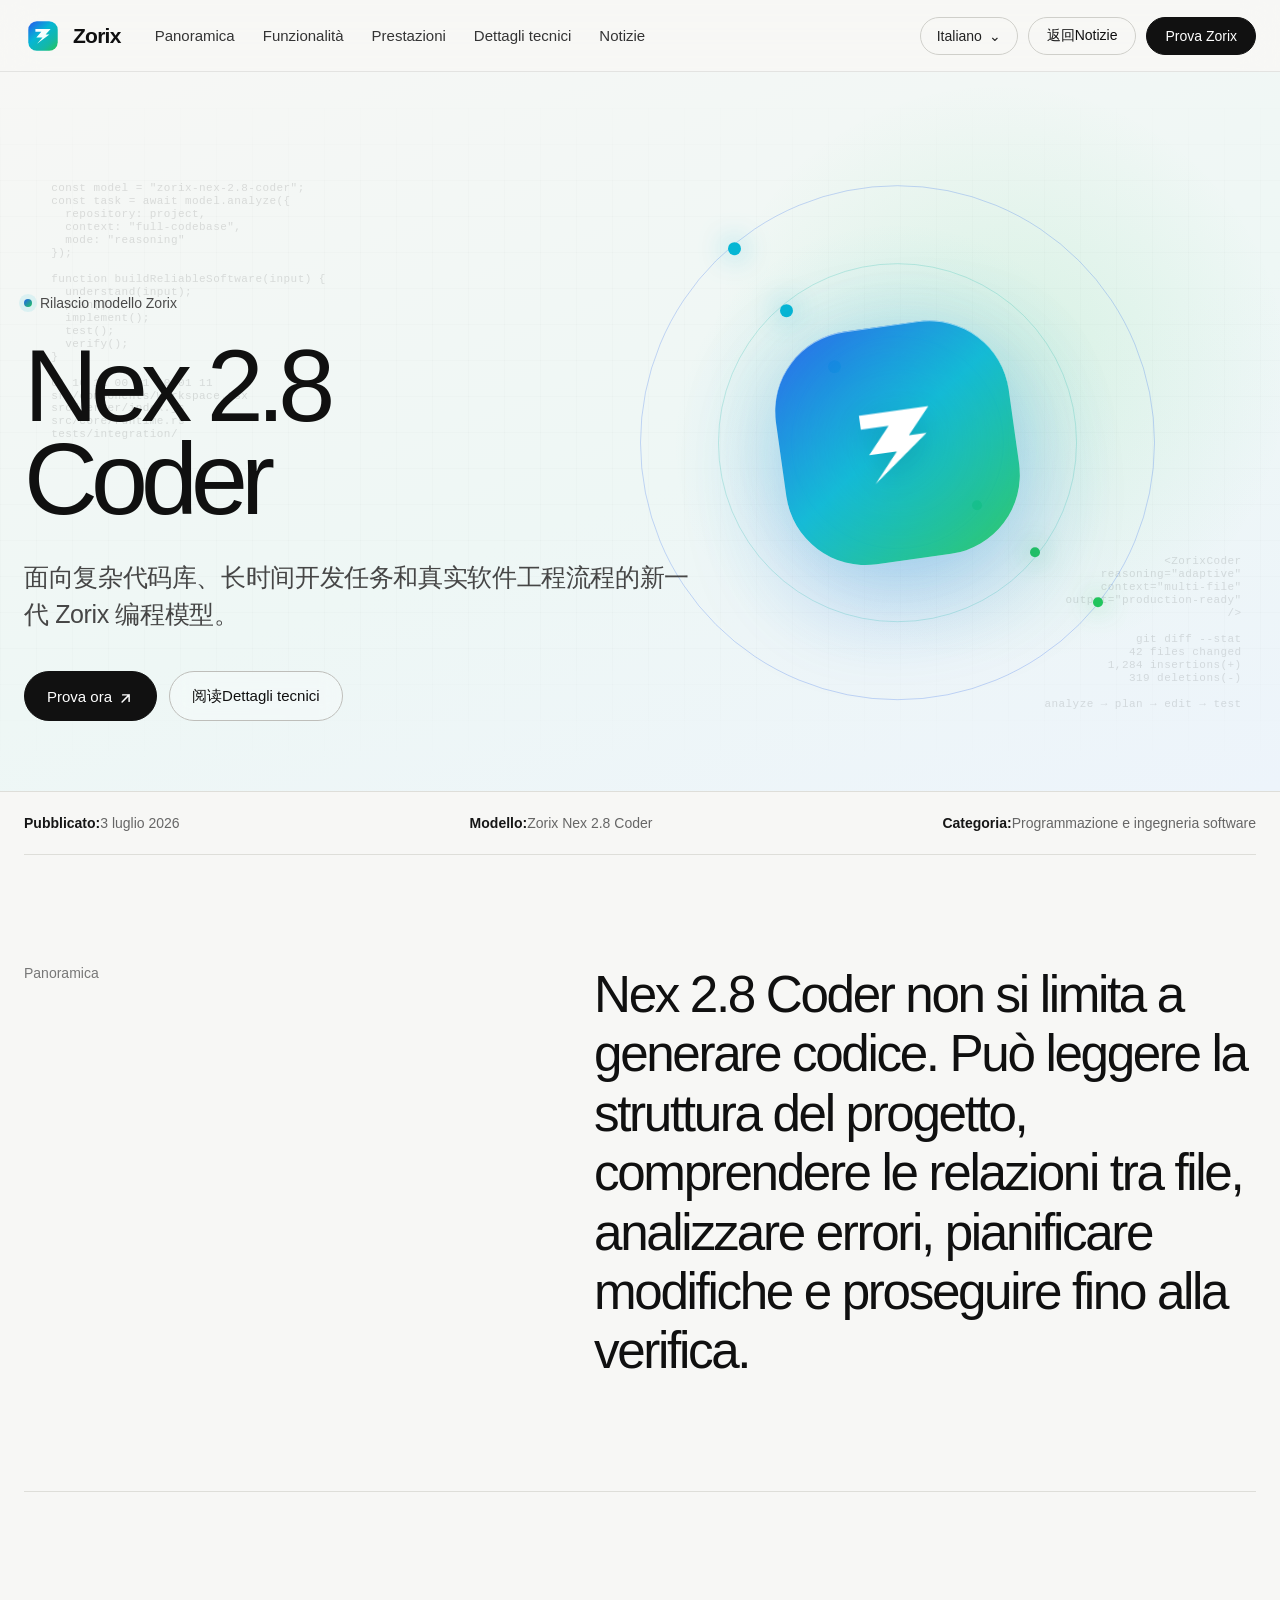
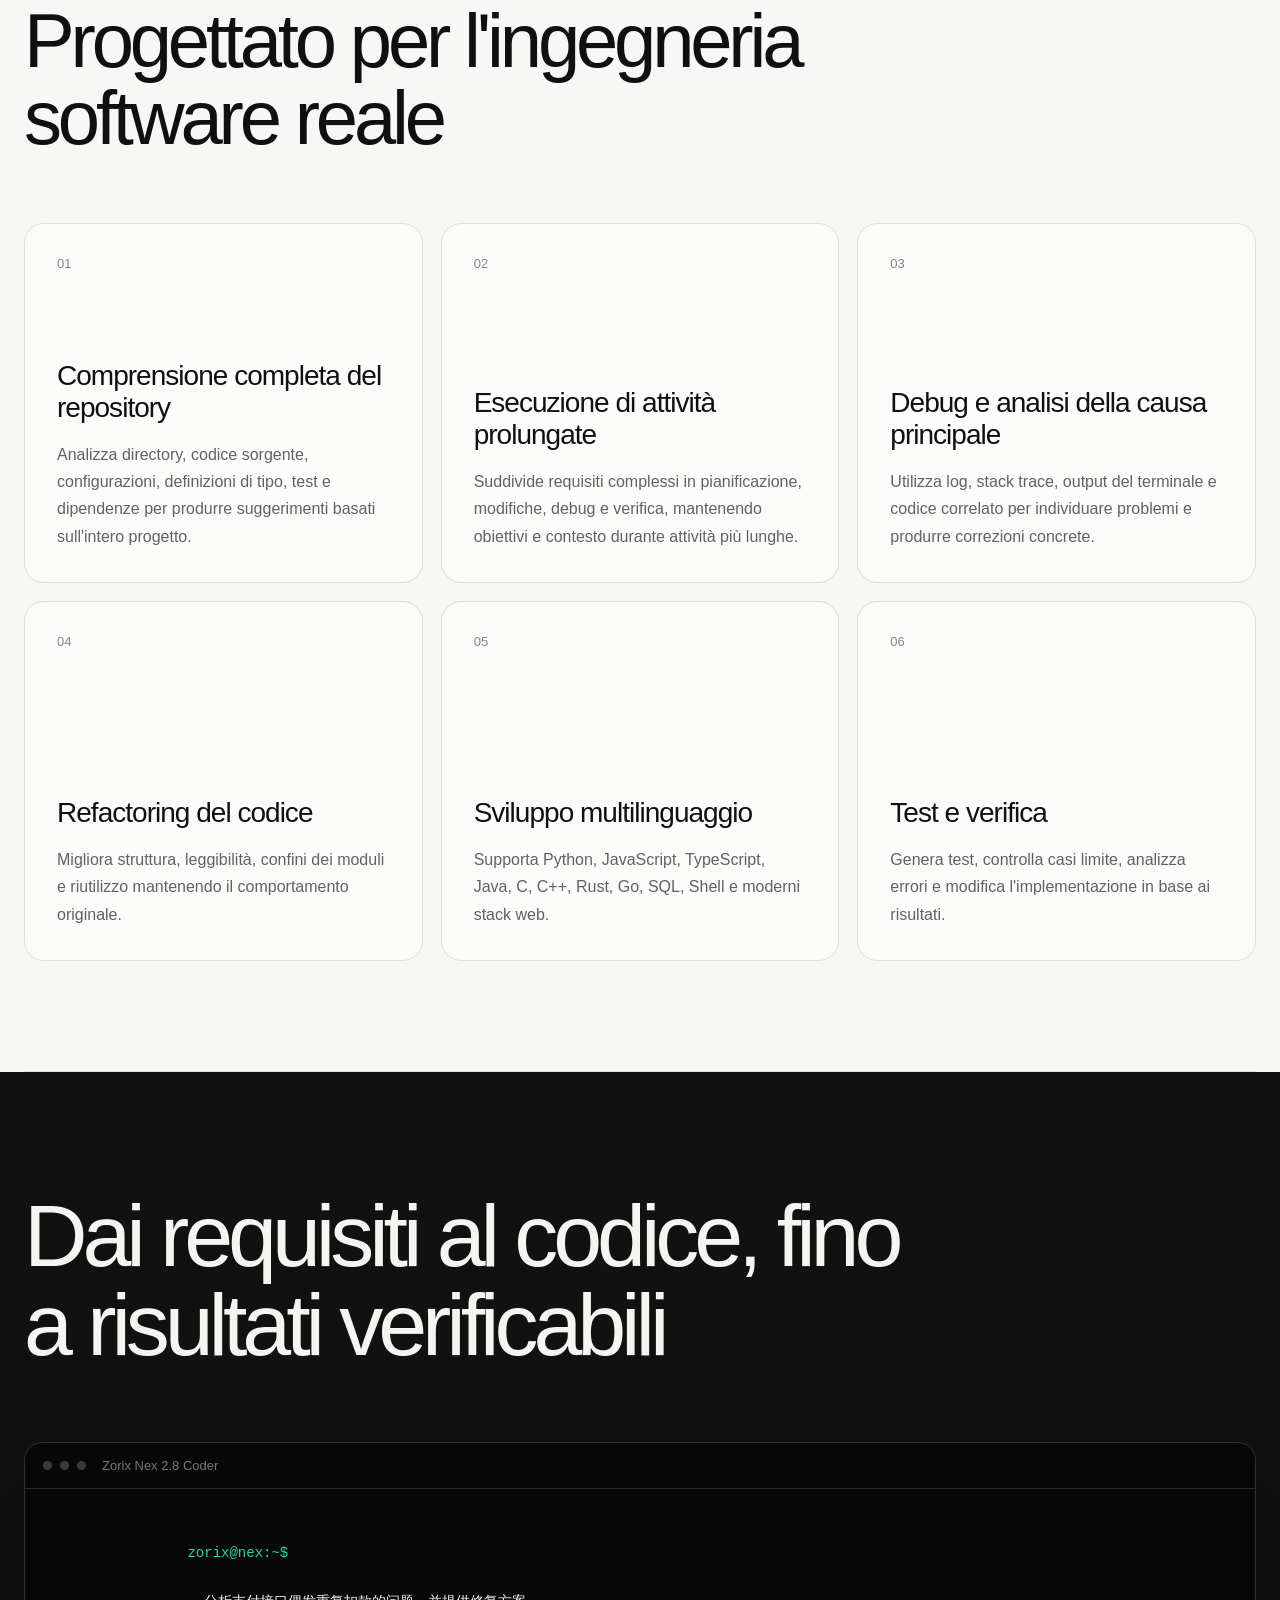
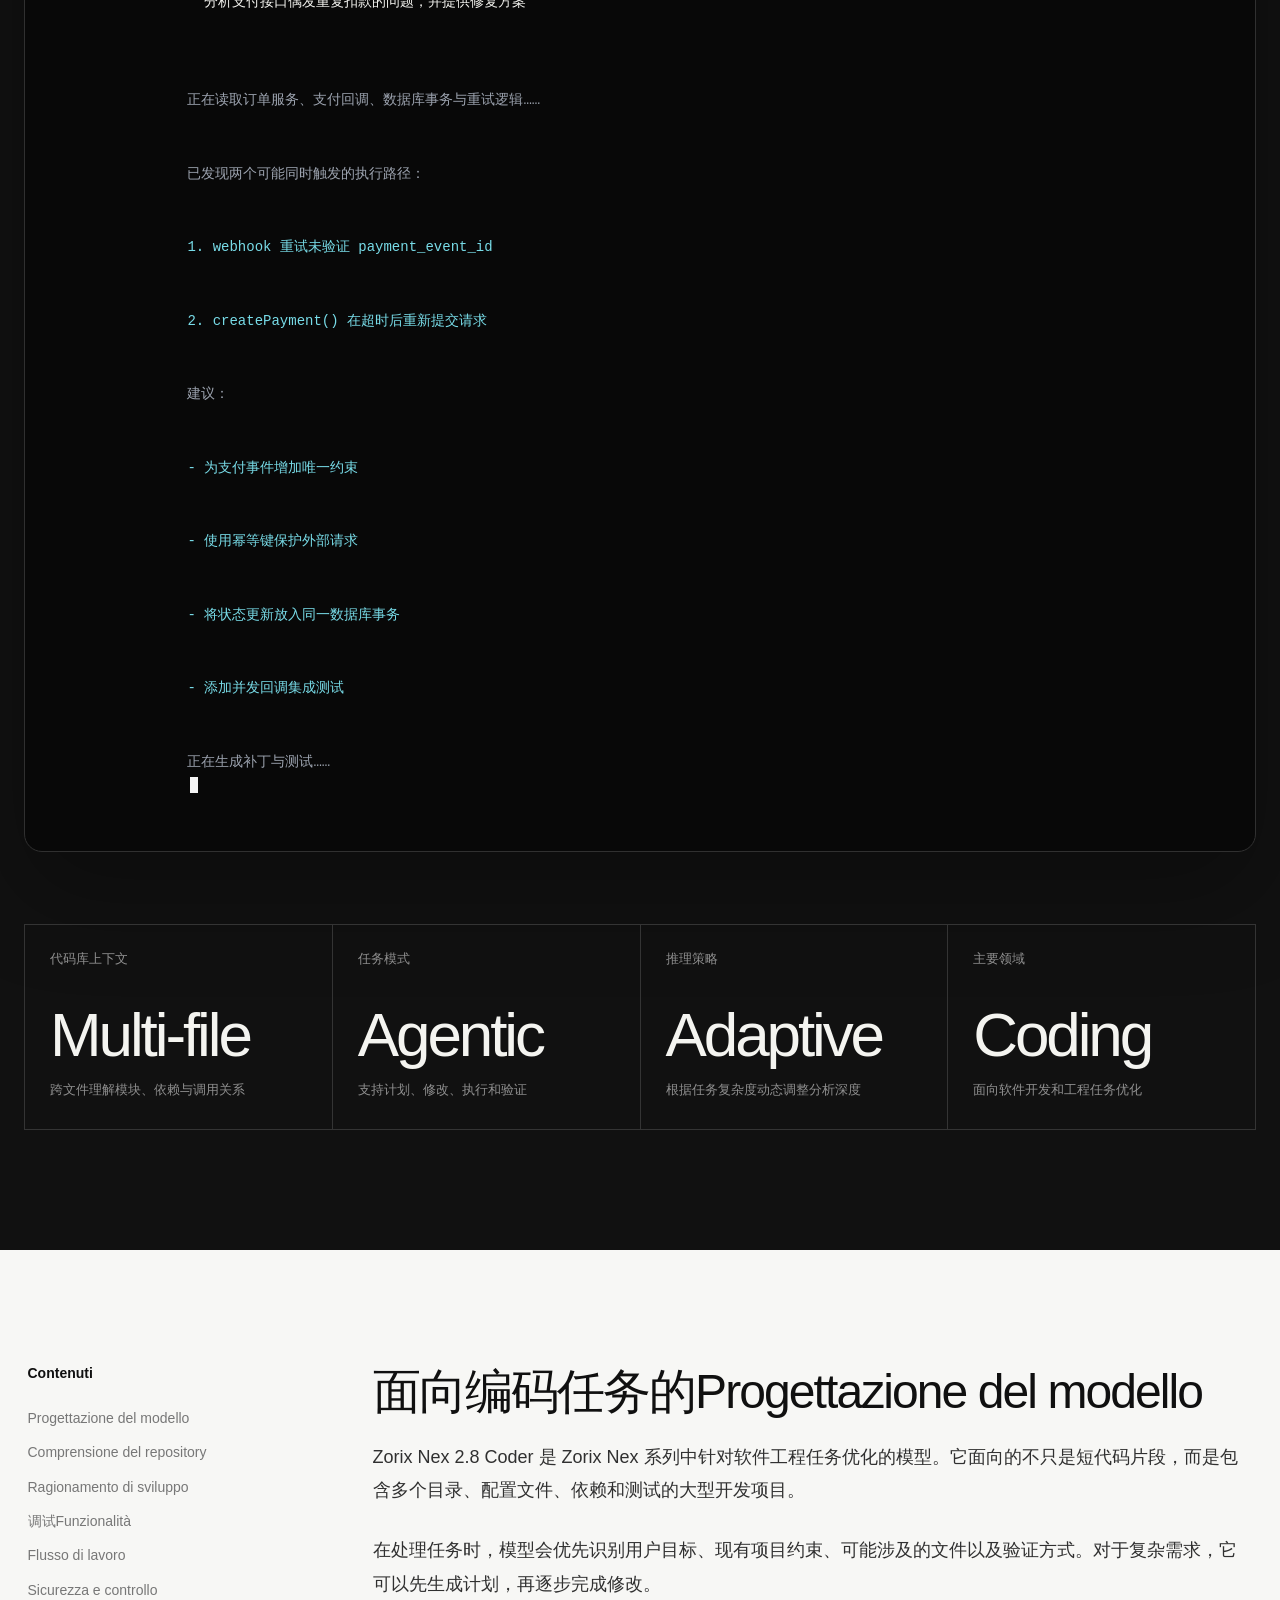
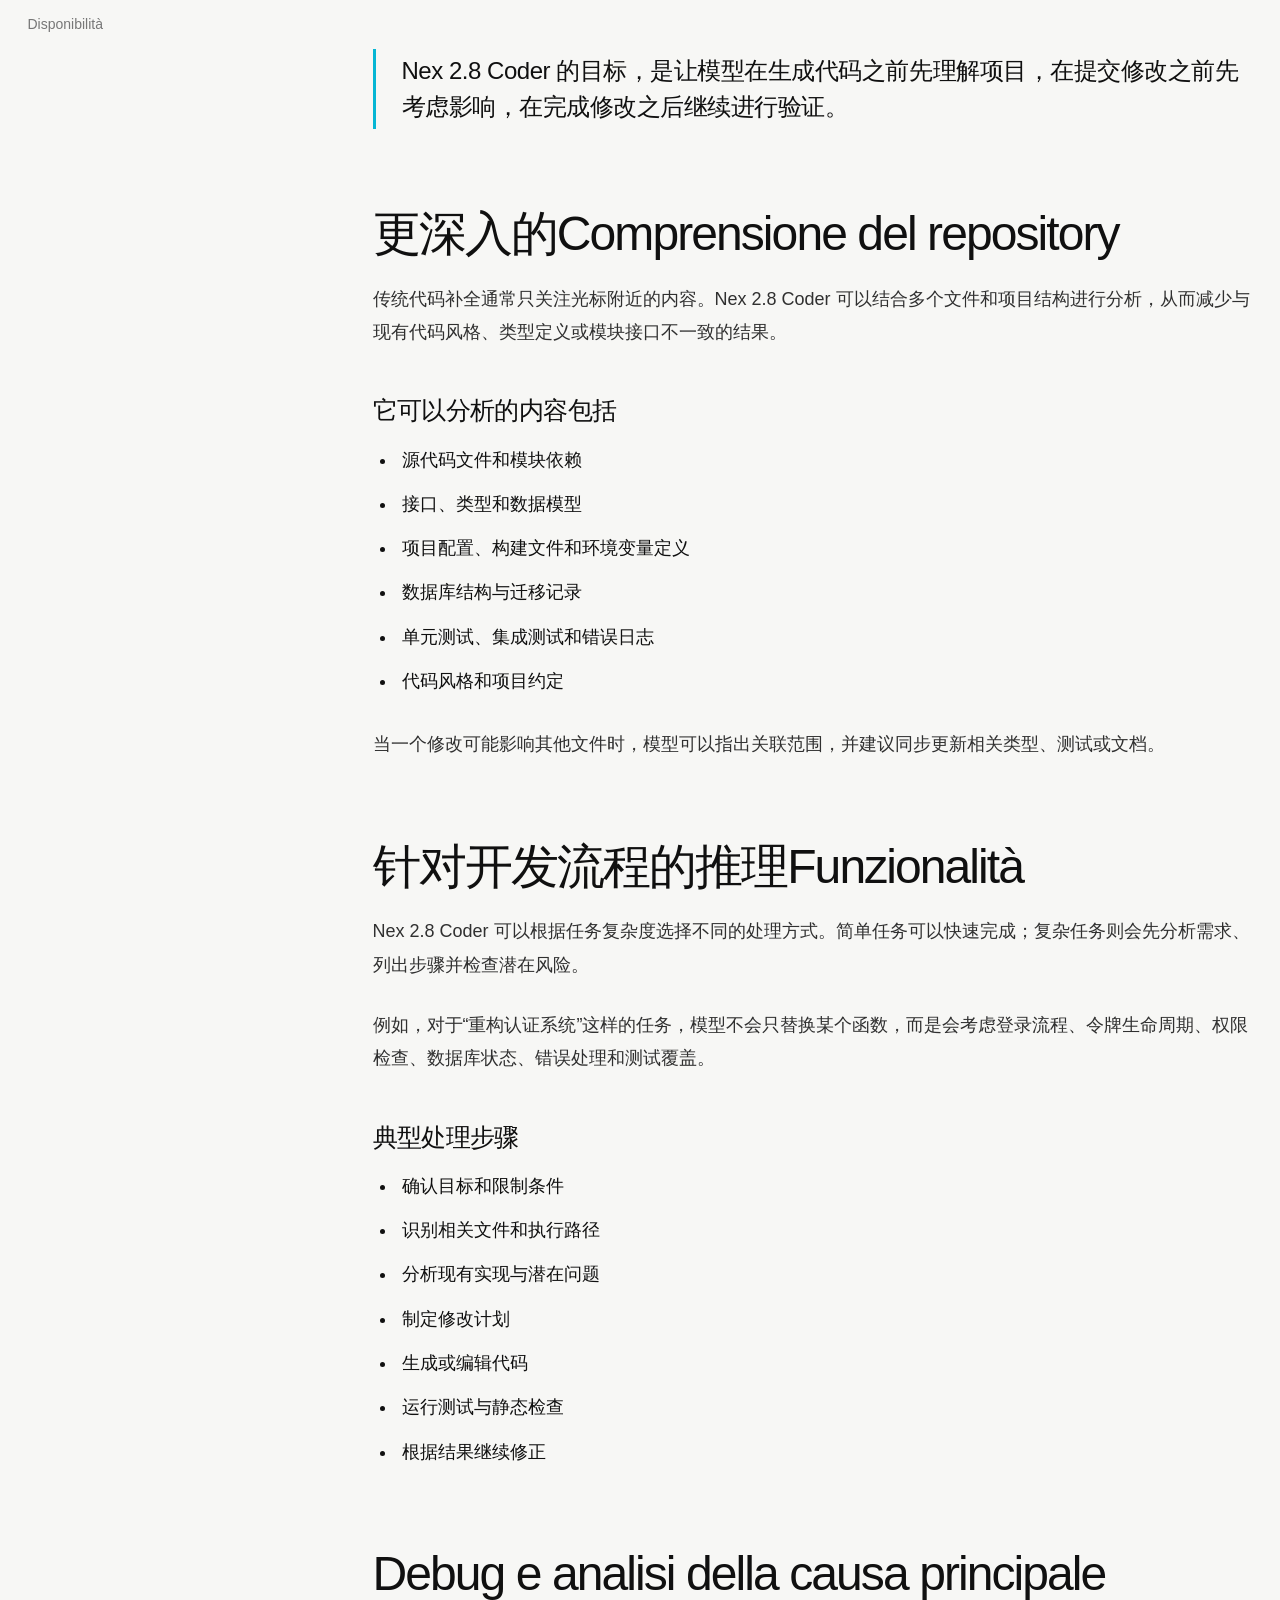
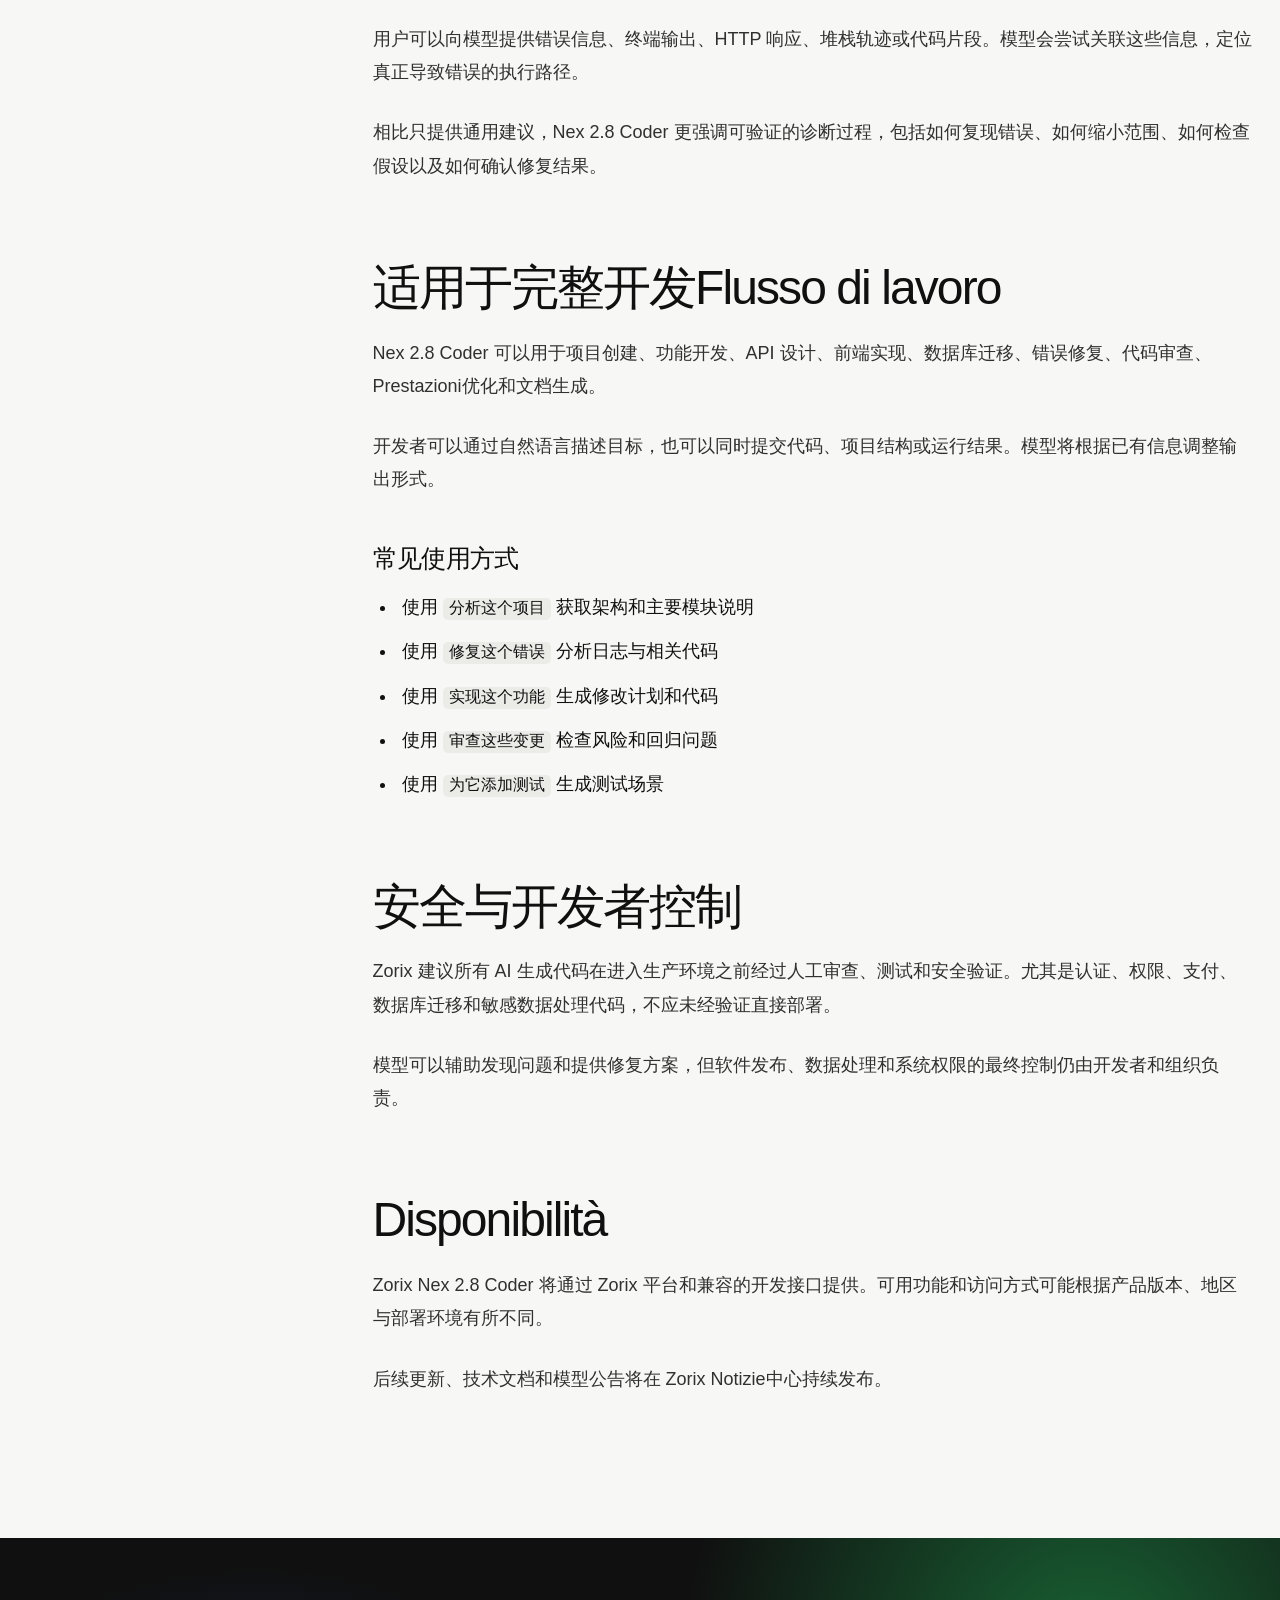
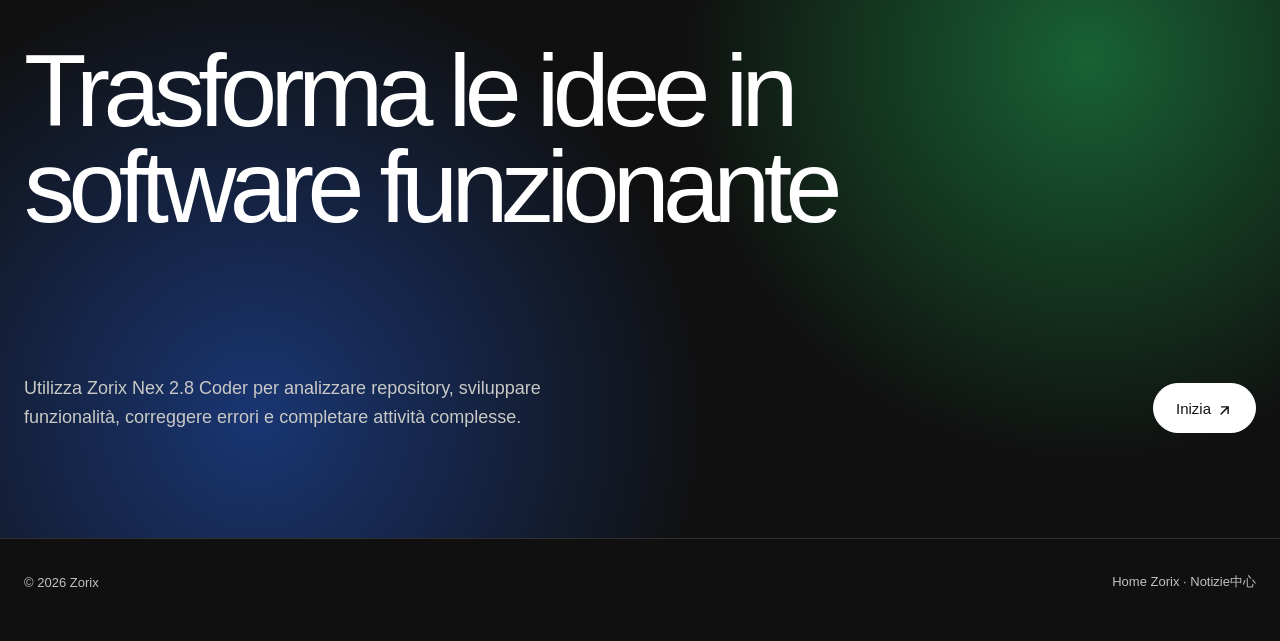
<file: it/nex-coder-2.8/index.html>
<!DOCTYPE html>
<html lang="it">
<head>
  <meta charset="UTF-8">
  <meta name="viewport" content="width=device-width,initial-scale=1">
  <meta name="theme-color" content="#f7f7f5">

  <title>Zorix Nex 2.8 Coder: un nuovo modello per attività di sviluppo complesse</title>

  <meta
    name="description"
    content="Zorix Nex 2.8 Coder è un nuovo modello AI per generazione di codice, comprensione dei repository, debug, refactoring e attività ingegneristiche complesse."
  >

  <meta property="og:title" content="Zorix Nex 2.8 Coder">
  <meta
    property="og:description"
    content="Comprensione più profonda dei repository per attività di sviluppo complesse."
  >
  <meta property="og:type" content="article">
  <meta
    property="og:url"
    content="https://news.zorix.it/zh-CN/nex-coder-2.8/"
  >
  <meta
    property="og:image"
    content="https://news.zorix.it/assets/zorix.png"
  >

  <link
    rel="canonical"
    href="https://news.zorix.it/zh-CN/nex-coder-2.8/"
  >

  <style>
    :root {
      --background: #f7f7f5;
      --surface: #ffffff;
      --text: #101010;
      --muted: #656565;
      --soft: #8b8b8b;
      --line: #deded9;
      --blue: #2563eb;
      --cyan: #06b6d4;
      --teal: #14b8a6;
      --green: #22c55e;
      --max-width: 1440px;
      --content-width: 880px;
    }

    * {
      box-sizing: border-box;
    }

    html {
      scroll-behavior: smooth;
    }

    body {
      margin: 0;
      color: var(--text);
      background: var(--background);
      font-family:
        "Noto Sans SC",
        "PingFang SC",
        "Microsoft YaHei",
        "Helvetica Neue",
        Arial,
        system-ui,
        -apple-system,
        sans-serif;
      -webkit-font-smoothing: antialiased;
      text-rendering: optimizeLegibility;
    }

    body.menu-open {
      overflow: hidden;
    }

    a {
      color: inherit;
    }

    button,
    input {
      font: inherit;
    }

    .page {
      min-height: 100vh;
      overflow: hidden;
    }

    .header {
      position: fixed;
      z-index: 50;
      top: 0;
      left: 0;
      right: 0;
      height: 72px;
      border-bottom: 1px solid rgba(0, 0, 0, 0.08);
      background: rgba(247, 247, 245, 0.88);
      backdrop-filter: blur(18px);
    }

    .header-inner {
      width: min(var(--max-width), calc(100% - 48px));
      height: 100%;
      margin: 0 auto;
      display: flex;
      align-items: center;
      gap: 34px;
    }

    .brand {
      display: inline-flex;
      align-items: center;
      gap: 11px;
      text-decoration: none;
      flex-shrink: 0;
    }

    .brand-logo {
      width: 38px;
      height: 38px;
      display: block;
    }

    .brand-name {
      font-size: 21px;
      line-height: 1;
      font-weight: 680;
      letter-spacing: -0.035em;
    }

    .desktop-nav {
      display: flex;
      align-items: center;
      gap: 28px;
      flex: 1;
    }

    .desktop-nav a {
      text-decoration: none;
      font-size: 15px;
      color: #343434;
      transition: opacity 0.18s ease;
    }

    .desktop-nav a:hover {
      opacity: 0.58;
    }

    .header-actions {
      display: flex;
      align-items: center;
      gap: 10px;
    }

    .header-button {
      min-height: 38px;
      padding: 0 18px;
      border: 1px solid #cfcfca;
      border-radius: 999px;
      background: transparent;
      text-decoration: none;
      display: inline-flex;
      align-items: center;
      justify-content: center;
      font-size: 14px;
      transition:
        background 0.18s ease,
        color 0.18s ease,
        border-color 0.18s ease;
    }

    .header-button.primary {
      color: white;
      border-color: #111;
      background: #111;
    }

    .header-button:hover {
      background: #e9e9e5;
    }

    .header-button.primary:hover {
      background: #343434;
    }

    .menu-button {
      width: 42px;
      height: 42px;
      display: none;
      place-items: center;
      border: 0;
      background: transparent;
      cursor: pointer;
    }

    .menu-button svg {
      width: 22px;
      height: 22px;
    }

    .mobile-menu {
      display: none;
    }

    main {
      padding-top: 72px;
    }

    .hero {
      position: relative;
      min-height: 720px;
      display: flex;
      align-items: flex-end;
      isolation: isolate;
      overflow: hidden;
      border-bottom: 1px solid var(--line);
    }

    .hero-background {
      position: absolute;
      inset: 0;
      z-index: -3;
      background:
        radial-gradient(
          circle at 70% 52%,
          rgba(6, 182, 212, 0.14),
          transparent 23%
        ),
        radial-gradient(
          circle at 78% 42%,
          rgba(34, 197, 94, 0.12),
          transparent 27%
        ),
        linear-gradient(
          160deg,
          #f7f7f5 0%,
          #eef7f5 55%,
          #edf4fb 100%
        );
    }

    .hero-grid {
      position: absolute;
      inset: 0;
      z-index: -2;
      opacity: 0.42;
      background-image:
        linear-gradient(rgba(0, 0, 0, 0.035) 1px, transparent 1px),
        linear-gradient(
          90deg,
          rgba(0, 0, 0, 0.035) 1px,
          transparent 1px
        );
      background-size: 36px 36px;
      mask-image:
        linear-gradient(to bottom, transparent, black 18%, black 80%, transparent);
    }

    .ascii-field {
      position: absolute;
      inset: 0;
      z-index: -1;
      overflow: hidden;
      color: rgba(16, 16, 16, 0.12);
      font-family:
        "SFMono-Regular",
        Consolas,
        "Liberation Mono",
        monospace;
      font-size: 11px;
      line-height: 1.18;
      letter-spacing: 0.04em;
      white-space: pre;
      user-select: none;
      pointer-events: none;
      animation: fieldFloat 18s ease-in-out infinite alternate;
    }

    .ascii-field pre {
      position: absolute;
      margin: 0;
    }

    .ascii-field .code-one {
      top: 110px;
      left: 4%;
    }

    .ascii-field .code-two {
      right: 3%;
      bottom: 80px;
      text-align: right;
    }

    .coder-core {
      position: absolute;
      right: clamp(30px, 8vw, 140px);
      top: 50%;
      width: min(44vw, 560px);
      aspect-ratio: 1;
      transform: translateY(-48%);
      display: grid;
      place-items: center;
      pointer-events: none;
    }

    .core-ring {
      position: absolute;
      inset: 4%;
      border: 1px solid rgba(37, 99, 235, 0.24);
      border-radius: 50%;
      animation: spin 28s linear infinite;
    }

    .core-ring::before,
    .core-ring::after {
      content: "";
      position: absolute;
      border-radius: 50%;
    }

    .core-ring::before {
      width: 13px;
      height: 13px;
      top: 11%;
      left: 17%;
      background: var(--cyan);
      box-shadow: 0 0 28px rgba(6, 182, 212, 0.8);
    }

    .core-ring::after {
      width: 10px;
      height: 10px;
      right: 10%;
      bottom: 18%;
      background: var(--green);
      box-shadow: 0 0 24px rgba(34, 197, 94, 0.72);
    }

    .core-ring.second {
      inset: 18%;
      border-color: rgba(20, 184, 166, 0.22);
      animation-duration: 19s;
      animation-direction: reverse;
    }

    .core-ring.third {
      inset: 31%;
      border-color: rgba(37, 99, 235, 0.2);
      animation-duration: 13s;
    }

    .core-object {
      position: relative;
      width: 42%;
      aspect-ratio: 1;
      border-radius: 34%;
      display: grid;
      place-items: center;
      background:
        linear-gradient(
          145deg,
          rgba(37, 99, 235, 0.96),
          rgba(6, 182, 212, 0.92) 48%,
          rgba(34, 197, 94, 0.92)
        );
      box-shadow:
        0 36px 100px rgba(37, 99, 235, 0.25),
        inset 0 1px 0 rgba(255, 255, 255, 0.55);
      transform: rotate(-8deg);
      animation: coreFloat 6s ease-in-out infinite;
    }

    .core-object::before {
      content: "";
      position: absolute;
      inset: -18%;
      border-radius: 40%;
      background:
        radial-gradient(
          circle,
          rgba(6, 182, 212, 0.2),
          transparent 68%
        );
      filter: blur(20px);
      z-index: -1;
    }

    .core-z {
      width: 53%;
      height: 53%;
      filter: drop-shadow(0 9px 14px rgba(0, 0, 0, 0.12));
    }

    .hero-content {
      width: min(var(--max-width), calc(100% - 48px));
      margin: 0 auto;
      padding: 140px 0 70px;
    }

    .hero-copy {
      max-width: 760px;
      position: relative;
      z-index: 3;
    }

    .tag {
      display: inline-flex;
      align-items: center;
      gap: 8px;
      margin-bottom: 28px;
      color: #4a4a4a;
      font-size: 14px;
      font-weight: 540;
    }

    .tag::before {
      content: "";
      width: 8px;
      height: 8px;
      border-radius: 50%;
      background:
        linear-gradient(135deg, var(--blue), var(--green));
      box-shadow: 0 0 0 5px rgba(6, 182, 212, 0.1);
    }

    .hero h1 {
      margin: 0;
      max-width: 740px;
      font-size: clamp(58px, 8vw, 112px);
      line-height: 0.91;
      font-weight: 520;
      letter-spacing: -0.068em;
    }

    .hero h1 span {
      display: block;
    }

    .hero-subtitle {
      max-width: 680px;
      margin: 34px 0 0;
      color: #464646;
      font-size: clamp(19px, 2vw, 25px);
      line-height: 1.48;
      letter-spacing: -0.015em;
    }

    .hero-actions {
      margin-top: 38px;
      display: flex;
      flex-wrap: wrap;
      gap: 12px;
    }

    .action {
      min-height: 50px;
      padding: 0 22px;
      display: inline-flex;
      align-items: center;
      justify-content: center;
      gap: 9px;
      border: 1px solid #bebeba;
      border-radius: 999px;
      text-decoration: none;
      font-size: 15px;
      background: rgba(255, 255, 255, 0.28);
      backdrop-filter: blur(10px);
      transition:
        transform 0.18s ease,
        background 0.18s ease;
    }

    .action.primary {
      color: #fff;
      border-color: #111;
      background: #111;
    }

    .action:hover {
      transform: translateY(-2px);
      background: white;
    }

    .action.primary:hover {
      background: #333;
    }

    .action svg {
      width: 13px;
      height: 13px;
    }

    .release-meta {
      width: min(var(--max-width), calc(100% - 48px));
      margin: 0 auto;
      padding: 23px 0;
      display: flex;
      align-items: center;
      justify-content: space-between;
      gap: 24px;
      color: #666;
      font-size: 14px;
      border-bottom: 1px solid var(--line);
    }

    .release-meta strong {
      color: #161616;
      font-weight: 560;
    }

    .intro-section {
      width: min(var(--max-width), calc(100% - 48px));
      margin: 0 auto;
      padding: 110px 0;
      display: grid;
      grid-template-columns: minmax(0, 0.82fr) minmax(0, 1.18fr);
      gap: 110px;
      border-bottom: 1px solid var(--line);
    }

    .section-label {
      color: #777;
      font-size: 14px;
      font-weight: 540;
    }

    .intro-lead {
      margin: 0;
      max-width: 850px;
      font-size: clamp(30px, 4vw, 54px);
      line-height: 1.16;
      font-weight: 470;
      letter-spacing: -0.046em;
    }

    .content-section {
      width: min(var(--max-width), calc(100% - 48px));
      margin: 0 auto;
      padding: 110px 0;
      border-bottom: 1px solid var(--line);
    }

    .section-heading {
      max-width: 850px;
      margin: 0 0 66px;
      font-size: clamp(40px, 6vw, 76px);
      line-height: 1.02;
      font-weight: 490;
      letter-spacing: -0.055em;
    }

    .feature-grid {
      display: grid;
      grid-template-columns: repeat(3, minmax(0, 1fr));
      gap: 18px;
    }

    .feature-card {
      min-height: 360px;
      padding: 32px;
      border: 1px solid var(--line);
      border-radius: 20px;
      background: rgba(255, 255, 255, 0.55);
      display: flex;
      flex-direction: column;
      justify-content: space-between;
      transition:
        transform 0.22s ease,
        border-color 0.22s ease,
        background 0.22s ease;
    }

    .feature-card:hover {
      transform: translateY(-5px);
      border-color: #bcbcb5;
      background: white;
    }

    .feature-number {
      color: #858585;
      font-size: 13px;
    }

    .feature-card h3 {
      margin: 0 0 17px;
      font-size: 28px;
      line-height: 1.15;
      font-weight: 530;
      letter-spacing: -0.035em;
    }

    .feature-card p {
      margin: 0;
      color: #626262;
      font-size: 16px;
      line-height: 1.7;
    }

    .dark-section {
      color: #f4f4f0;
      background: #111;
    }

    .dark-inner {
      width: min(var(--max-width), calc(100% - 48px));
      margin: 0 auto;
      padding: 120px 0;
    }

    .dark-heading {
      max-width: 900px;
      margin: 0;
      font-size: clamp(42px, 7vw, 88px);
      line-height: 1.01;
      font-weight: 470;
      letter-spacing: -0.058em;
    }

    .terminal {
      margin-top: 72px;
      border: 1px solid #303030;
      border-radius: 18px;
      overflow: hidden;
      background: #080808;
      box-shadow: 0 40px 100px rgba(0, 0, 0, 0.3);
    }

    .terminal-bar {
      height: 46px;
      padding: 0 18px;
      border-bottom: 1px solid #292929;
      display: flex;
      align-items: center;
      gap: 8px;
      color: #777;
      font-size: 13px;
    }

    .terminal-dot {
      width: 9px;
      height: 9px;
      border-radius: 50%;
      background: #3a3a3a;
    }

    .terminal-title {
      margin-left: 8px;
    }

    .terminal-body {
      padding: 28px;
      min-height: 440px;
      overflow: auto;
      color: #d6d8d7;
      font-family:
        "SFMono-Regular",
        Consolas,
        "Liberation Mono",
        monospace;
      font-size: 14px;
      line-height: 1.75;
    }

    .terminal-line {
      display: block;
      white-space: pre-wrap;
    }

    .prompt {
      color: #29d49f;
    }

    .command {
      color: #f4f4f0;
    }

    .answer {
      color: #9ca3af;
    }

    .code {
      color: #78dce8;
    }

    .cursor {
      display: inline-block;
      width: 8px;
      height: 16px;
      margin-left: 3px;
      vertical-align: -3px;
      background: #f5f5f5;
      animation: blink 0.9s step-end infinite;
    }

    .benchmark-grid {
      margin-top: 72px;
      display: grid;
      grid-template-columns: repeat(4, minmax(0, 1fr));
      border-top: 1px solid #343434;
      border-left: 1px solid #343434;
    }

    .benchmark {
      min-height: 205px;
      padding: 25px;
      border-right: 1px solid #343434;
      border-bottom: 1px solid #343434;
    }

    .benchmark-label {
      color: #8f8f8f;
      font-size: 13px;
    }

    .benchmark-value {
      margin-top: 36px;
      font-size: clamp(36px, 5vw, 62px);
      line-height: 1;
      font-weight: 480;
      letter-spacing: -0.05em;
    }

    .benchmark-note {
      margin-top: 14px;
      color: #8f8f8f;
      font-size: 13px;
      line-height: 1.5;
    }

    .article-section {
      width: min(var(--max-width), calc(100% - 48px));
      margin: 0 auto;
      padding: 115px 0;
      display: grid;
      grid-template-columns: 250px minmax(0, var(--content-width));
      gap: 95px;
      justify-content: center;
    }

    .article-index {
      position: sticky;
      top: 100px;
      align-self: start;
    }

    .article-index strong {
      display: block;
      margin-bottom: 20px;
      font-size: 14px;
      font-weight: 560;
    }

    .article-index a {
      display: block;
      padding: 7px 0;
      color: #777;
      text-decoration: none;
      font-size: 14px;
      line-height: 1.45;
    }

    .article-index a:hover {
      color: #111;
    }

    .article-body {
      min-width: 0;
      font-size: 18px;
      line-height: 1.85;
    }

    .article-body h2 {
      margin: 78px 0 22px;
      font-size: clamp(32px, 4vw, 48px);
      line-height: 1.12;
      font-weight: 520;
      letter-spacing: -0.04em;
    }

    .article-body h2:first-child {
      margin-top: 0;
    }

    .article-body h3 {
      margin: 46px 0 17px;
      font-size: 25px;
      line-height: 1.25;
      font-weight: 550;
      letter-spacing: -0.025em;
    }

    .article-body p {
      margin: 0 0 27px;
      color: #303030;
    }

    .article-body ul {
      margin: 0 0 30px;
      padding-left: 24px;
    }

    .article-body li {
      margin: 11px 0;
      padding-left: 5px;
    }

    .article-body blockquote {
      margin: 48px 0;
      padding: 4px 0 4px 26px;
      border-left: 3px solid var(--cyan);
      font-size: 24px;
      line-height: 1.5;
      letter-spacing: -0.02em;
    }

    .article-body code {
      padding: 2px 6px;
      border-radius: 5px;
      background: #ebebe7;
      font-family:
        "SFMono-Regular",
        Consolas,
        monospace;
      font-size: 0.88em;
    }

    .cta {
      color: white;
      background:
        radial-gradient(
          circle at 85% 20%,
          rgba(34, 197, 94, 0.45),
          transparent 34%
        ),
        radial-gradient(
          circle at 20% 80%,
          rgba(37, 99, 235, 0.45),
          transparent 40%
        ),
        #101010;
    }

    .cta-inner {
      width: min(var(--max-width), calc(100% - 48px));
      min-height: 600px;
      margin: 0 auto;
      padding: 105px 0;
      display: flex;
      flex-direction: column;
      justify-content: space-between;
    }

    .cta h2 {
      max-width: 1000px;
      margin: 0;
      font-size: clamp(52px, 8vw, 106px);
      line-height: 0.94;
      font-weight: 470;
      letter-spacing: -0.065em;
    }

    .cta-bottom {
      display: flex;
      align-items: flex-end;
      justify-content: space-between;
      gap: 30px;
    }

    .cta p {
      max-width: 600px;
      margin: 0;
      color: #c9c9c5;
      font-size: 18px;
      line-height: 1.65;
    }

    .cta .action {
      border-color: white;
      color: #111;
      background: white;
      flex-shrink: 0;
    }

    .footer {
      color: #c2c2bd;
      background: #101010;
      border-top: 1px solid #303030;
    }

    .footer-inner {
      width: min(var(--max-width), calc(100% - 48px));
      margin: 0 auto;
      padding: 34px 0 50px;
      display: flex;
      align-items: center;
      justify-content: space-between;
      gap: 24px;
      font-size: 13px;
    }

    .footer a {
      text-decoration: none;
    }

    .reveal {
      opacity: 0;
      transform: translateY(28px);
      transition:
        opacity 0.75s ease,
        transform 0.75s ease;
    }

    .reveal.visible {
      opacity: 1;
      transform: none;
    }

    @keyframes spin {
      to {
        transform: rotate(360deg);
      }
    }

    @keyframes coreFloat {
      0%,
      100% {
        transform: rotate(-8deg) translateY(0);
      }

      50% {
        transform: rotate(-4deg) translateY(-14px);
      }
    }

    @keyframes fieldFloat {
      from {
        transform: translate3d(-8px, -5px, 0);
      }

      to {
        transform: translate3d(14px, 9px, 0);
      }
    }

    @keyframes blink {
      50% {
        opacity: 0;
      }
    }

    @media (max-width: 1000px) {
      .desktop-nav,
      .header-actions .secondary {
        display: none;
      }

      .header-actions {
        margin-left: auto;
      }

      .menu-button {
        display: grid;
      }

      .mobile-menu {
        position: fixed;
        z-index: 49;
        inset: 72px 0 0;
        padding: 32px 24px;
        background: var(--background);
        display: flex;
        flex-direction: column;
        gap: 12px;
        transform: translateY(-120%);
        transition: transform 0.28s ease;
      }

      .mobile-menu.open {
        transform: translateY(0);
      }

      .mobile-menu a {
        padding: 12px 0;
        border-bottom: 1px solid var(--line);
        text-decoration: none;
        font-size: 28px;
        font-weight: 500;
        letter-spacing: -0.035em;
      }

      .intro-section {
        grid-template-columns: 1fr;
        gap: 34px;
      }

      .feature-grid {
        grid-template-columns: 1fr;
      }

      .feature-card {
        min-height: 290px;
      }

      .benchmark-grid {
        grid-template-columns: repeat(2, minmax(0, 1fr));
      }

      .article-section {
        grid-template-columns: 1fr;
        gap: 45px;
      }

      .article-index {
        position: static;
        display: grid;
        grid-template-columns: repeat(2, minmax(0, 1fr));
      }

      .article-index strong {
        grid-column: 1 / -1;
      }
    }

    @media (max-width: 760px) {
      .header-inner,
      .hero-content,
      .release-meta,
      .intro-section,
      .content-section,
      .dark-inner,
      .article-section,
      .cta-inner,
      .footer-inner {
        width: calc(100% - 30px);
      }

      .header {
        height: 66px;
      }

      .header-inner {
        gap: 15px;
      }

      .brand-logo {
        width: 34px;
        height: 34px;
      }

      .brand-name {
        font-size: 19px;
      }

      main {
        padding-top: 66px;
      }

      .mobile-menu {
        top: 66px;
      }

      .header-button.primary {
        display: none;
      }

      .hero {
        min-height: 720px;
        align-items: flex-end;
      }

      .hero-content {
        padding: 320px 0 48px;
      }

      .hero h1 {
        font-size: clamp(54px, 16vw, 76px);
        line-height: 0.94;
      }

      .hero-subtitle {
        margin-top: 25px;
        font-size: 18px;
      }

      .coder-core {
        width: 420px;
        max-width: 100vw;
        right: -105px;
        top: 29%;
      }

      .ascii-field {
        font-size: 9px;
      }

      .release-meta {
        align-items: flex-start;
        flex-direction: column;
      }

      .intro-section,
      .content-section,
      .dark-inner,
      .article-section {
        padding-top: 78px;
        padding-bottom: 78px;
      }

      .intro-lead {
        font-size: 34px;
      }

      .section-heading {
        margin-bottom: 42px;
        font-size: 46px;
      }

      .feature-card {
        padding: 26px;
      }

      .dark-heading {
        font-size: 49px;
      }

      .terminal {
        margin-top: 48px;
      }

      .terminal-body {
        min-height: 390px;
        padding: 20px;
        font-size: 12px;
      }

      .benchmark-grid {
        grid-template-columns: 1fr;
      }

      .benchmark {
        min-height: 170px;
      }

      .article-index {
        grid-template-columns: 1fr;
      }

      .article-body {
        font-size: 17px;
        line-height: 1.82;
      }

      .article-body h2 {
        margin-top: 62px;
        font-size: 34px;
      }

      .article-body blockquote {
        font-size: 21px;
      }

      .cta-inner {
        min-height: 540px;
      }

      .cta h2 {
        font-size: 58px;
      }

      .cta-bottom {
        align-items: flex-start;
        flex-direction: column;
      }

      .footer-inner {
        align-items: flex-start;
        flex-direction: column;
      }
    }


    .language-switcher {
      position: relative;
      flex-shrink: 0;
    }

    .language-trigger {
      min-height: 38px;
      padding: 0 16px;
      border: 1px solid #cfcfca;
      border-radius: 999px;
      background: transparent;
      color: #222;
      cursor: pointer;
      display: inline-flex;
      align-items: center;
      gap: 7px;
      font-size: 14px;
    }

    .language-menu {
      position: absolute;
      top: 48px;
      right: 0;
      width: 176px;
      padding: 7px;
      border: 1px solid #deded9;
      border-radius: 14px;
      background: rgba(255, 255, 255, 0.97);
      box-shadow: 0 20px 55px rgba(0, 0, 0, 0.12);
      backdrop-filter: blur(18px);
      opacity: 0;
      visibility: hidden;
      transform: translateY(-6px);
      transition:
        opacity 0.18s ease,
        visibility 0.18s ease,
        transform 0.18s ease;
    }

    .language-switcher.open .language-menu {
      opacity: 1;
      visibility: visible;
      transform: none;
    }

    .language-menu a {
      display: flex;
      justify-content: space-between;
      padding: 10px 11px;
      border-radius: 9px;
      color: #333;
      text-decoration: none;
      font-size: 14px;
    }

    .language-menu a:hover,
    .language-menu a.active {
      background: #f0f3f2;
      color: #111;
    }

    @media (max-width: 760px) {
      .language-trigger {
        min-height: 36px;
        padding: 0 12px;
      }
    }

    @media (prefers-reduced-motion: reduce) {
      *,
      *::before,
      *::after {
        scroll-behavior: auto !important;
        animation-duration: 0.01ms !important;
        animation-iteration-count: 1 !important;
        transition-duration: 0.01ms !important;
      }
    }
  </style>
  <link rel="icon" type="image/svg+xml" href="../../favicon.svg">
</head>

<body>
  <div class="page">
    <header class="header">
      <div class="header-inner">
        <a class="brand" href="https://zorix.it/" aria-label="Home Zorix">
          <svg
            class="brand-logo"
            width="160"
            height="160"
            viewBox="0 0 160 160"
            xmlns="http://www.w3.org/2000/svg"
            aria-hidden="true"
          >
            <defs>
              <linearGradient
                id="headerCore"
                x1="28"
                y1="20"
                x2="134"
                y2="140"
                gradientUnits="userSpaceOnUse"
              >
                <stop offset="0%" stop-color="#2563EB"/>
                <stop offset="40%" stop-color="#06B6D4"/>
                <stop offset="75%" stop-color="#14B8A6"/>
                <stop offset="100%" stop-color="#22C55E"/>
              </linearGradient>

              <linearGradient
                id="headerZ"
                x1="48"
                y1="46"
                x2="112"
                y2="114"
                gradientUnits="userSpaceOnUse"
              >
                <stop offset="0%" stop-color="#FFFFFF"/>
                <stop offset="100%" stop-color="#ECFEFF"/>
              </linearGradient>
            </defs>

            <rect
              x="18"
              y="18"
              width="124"
              height="124"
              rx="36"
              fill="url(#headerCore)"
            />

            <path
              d="M48 50H112L91 74H107L55 113L78 86H52L73 62H48Z"
              fill="url(#headerZ)"
            />
          </svg>

          <span class="brand-name">Zorix</span>
        </a>

        <nav class="desktop-nav" aria-label="Navigazione principale">
          <a href="#overview">Panoramica</a>
          <a href="#capabilities">Funzionalità</a>
          <a href="#performance">Prestazioni</a>
          <a href="#technical">Dettagli tecnici</a>
          <a href="https://news.zorix.it/zh-CN/news/">Notizie</a>
        </nav>

        <div class="header-actions">

          <div class="language-switcher" id="languageSwitcher">
            <button
              class="language-trigger"
              id="languageTrigger"
              type="button"
              aria-expanded="false"
              aria-haspopup="menu"
            >
              Italiano
              <span aria-hidden="true">⌄</span>
            </button>

            <div class="language-menu" role="menu">
              <a href="/zh-CN/nex-coder-2.8/">
                简体中文 <span></span>
              </a>
              <a href="/en/nex-coder-2.8/">
                English <span></span>
              </a>
              <a class="active" href="/it/nex-coder-2.8/">
                Italiano <span>✓</span>
              </a>
            </div>
          </div>

          <a
            class="header-button secondary"
            href="https://news.zorix.it/zh-CN/news/"
          >
            返回Notizie
          </a>

          <a
            class="header-button primary"
            href="https://zorix.it/chat"
          >
            Prova Zorix
          </a>

          <button
            class="menu-button"
            id="menuButton"
            type="button"
            aria-label="Apri navigazione"
            aria-expanded="false"
          >
            <svg viewBox="0 0 24 24" fill="none">
              <path
                d="M4 7h16M4 12h16M4 17h16"
                stroke="currentColor"
                stroke-width="1.7"
                stroke-linecap="round"
              />
            </svg>
          </button>
        </div>
      </div>
    </header>

    <nav class="mobile-menu" id="mobileMenu">
      <a href="#overview">Panoramica</a>
      <a href="#capabilities">Funzionalità</a>
      <a href="#performance">Prestazioni</a>
      <a href="#technical">Dettagli tecnici</a>
      <a href="https://news.zorix.it/zh-CN/news/">Zorix Notizie</a>
      <a href="https://zorix.it/chat">Prova Zorix</a>
    </nav>

    <main>
      <section class="hero">
        <div class="hero-background"></div>
        <div class="hero-grid"></div>

        <div class="ascii-field" aria-hidden="true">
<pre class="code-one">
const model = "zorix-nex-2.8-coder";
const task = await model.analyze({
  repository: project,
  context: "full-codebase",
  mode: "reasoning"
});

function buildReliableSoftware(input) {
  understand(input);
  plan();
  implement();
  test();
  verify();
}

01 10 11 00 01 10 01 11
src/components/Workspace.tsx
src/server/index.js
src/core/runtime.rs
tests/integration/
</pre>

<pre class="code-two">
&lt;ZorixCoder
  reasoning="adaptive"
  context="multi-file"
  output="production-ready"
/&gt;

git diff --stat
 42 files changed
 1,284 insertions(+)
 319 deletions(-)

analyze → plan → edit → test
</pre>
        </div>

        <div class="coder-core" aria-hidden="true">
          <div class="core-ring"></div>
          <div class="core-ring second"></div>
          <div class="core-ring third"></div>

          <div class="core-object">
            <svg
              class="core-z"
              viewBox="0 0 160 160"
              xmlns="http://www.w3.org/2000/svg"
            >
              <path
                d="M36 39H126L96 73H119L45 129L78 91H42L72 57H36Z"
                fill="white"
              />
            </svg>
          </div>
        </div>

        <div class="hero-content">
          <div class="hero-copy">
            <div class="tag">Rilascio modello Zorix</div>

            <h1>
              <span>Nex 2.8</span>
              <span>Coder</span>
            </h1>

            <p class="hero-subtitle">
              面向复杂代码库、长时间开发任务和真实软件工程流程的新一代
              Zorix 编程模型。
            </p>

            <div class="hero-actions">
              <a class="action primary" href="https://zorix.it/chat">
                Prova ora
                <svg viewBox="0 0 12 12" fill="none">
                  <path
                    d="M1.5 4.5h6v6M7.5 4.5l-6.5 6.5"
                    stroke="currentColor"
                    stroke-width="1.35"
                    stroke-linecap="round"
                    stroke-linejoin="round"
                  />
                </svg>
              </a>

              <a class="action" href="#technical">
                阅读Dettagli tecnici
              </a>
            </div>
          </div>
        </div>
      </section>

      <div class="release-meta">
        <span><strong>Pubblicato:</strong>3 luglio 2026</span>
        <span><strong>Modello:</strong>Zorix Nex 2.8 Coder</span>
        <span><strong>Categoria:</strong>Programmazione e ingegneria software</span>
      </div>

      <section class="intro-section reveal" id="overview">
        <div class="section-label">Panoramica</div>

        <p class="intro-lead">
          Nex 2.8 Coder non si limita a generare codice. Può leggere la struttura del progetto, comprendere le relazioni tra file, analizzare errori, pianificare modifiche e proseguire fino alla verifica.
        </p>
      </section>

      <section class="content-section" id="capabilities">
        <h2 class="section-heading reveal">
          Progettato per l'ingegneria software reale
        </h2>

        <div class="feature-grid">
          <article class="feature-card reveal">
            <span class="feature-number">01</span>

            <div>
              <h3>Comprensione completa del repository</h3>

              <p>
                Analizza directory, codice sorgente, configurazioni, definizioni di tipo, test e dipendenze per produrre suggerimenti basati sull'intero progetto.
              </p>
            </div>
          </article>

          <article class="feature-card reveal">
            <span class="feature-number">02</span>

            <div>
              <h3>Esecuzione di attività prolungate</h3>

              <p>
                Suddivide requisiti complessi in pianificazione, modifiche, debug e verifica, mantenendo obiettivi e contesto durante attività più lunghe.
              </p>
            </div>
          </article>

          <article class="feature-card reveal">
            <span class="feature-number">03</span>

            <div>
              <h3>Debug e analisi della causa principale</h3>

              <p>
                Utilizza log, stack trace, output del terminale e codice correlato per individuare problemi e produrre correzioni concrete.
              </p>
            </div>
          </article>

          <article class="feature-card reveal">
            <span class="feature-number">04</span>

            <div>
              <h3>Refactoring del codice</h3>

              <p>
                Migliora struttura, leggibilità, confini dei moduli e riutilizzo mantenendo il comportamento originale.
              </p>
            </div>
          </article>

          <article class="feature-card reveal">
            <span class="feature-number">05</span>

            <div>
              <h3>Sviluppo multilinguaggio</h3>

              <p>
                Supporta Python, JavaScript, TypeScript, Java, C, C++, Rust, Go, SQL, Shell e moderni stack web.
              </p>
            </div>
          </article>

          <article class="feature-card reveal">
            <span class="feature-number">06</span>

            <div>
              <h3>Test e verifica</h3>

              <p>
                Genera test, controlla casi limite, analizza errori e modifica l'implementazione in base ai risultati.
              </p>
            </div>
          </article>
        </div>
      </section>

      <section class="dark-section" id="performance">
        <div class="dark-inner">
          <h2 class="dark-heading reveal">
            Dai requisiti al codice, fino a risultati verificabili
          </h2>

          <div class="terminal reveal">
            <div class="terminal-bar">
              <span class="terminal-dot"></span>
              <span class="terminal-dot"></span>
              <span class="terminal-dot"></span>
              <span class="terminal-title">Zorix Nex 2.8 Coder</span>
            </div>

            <div class="terminal-body" id="terminalBody">
              <span class="terminal-line">
                <span class="prompt">zorix@nex:~$</span>
                <span class="command">
                  分析支付接口偶发重复扣款的问题，并提供修复方案
                </span>
              </span>

              <span class="terminal-line answer">
                正在读取订单服务、支付回调、数据库事务与重试逻辑……
              </span>

              <span class="terminal-line answer">
                已发现两个可能同时触发的执行路径：
              </span>

              <span class="terminal-line code">
                1. webhook 重试未验证 payment_event_id
              </span>

              <span class="terminal-line code">
                2. createPayment() 在超时后重新提交请求
              </span>

              <span class="terminal-line answer">
                建议：
              </span>

              <span class="terminal-line code">
                - 为支付事件增加唯一约束
              </span>

              <span class="terminal-line code">
                - 使用幂等键保护外部请求
              </span>

              <span class="terminal-line code">
                - 将状态更新放入同一数据库事务
              </span>

              <span class="terminal-line code">
                - 添加并发回调集成测试
              </span>

              <span class="terminal-line answer">
                正在生成补丁与测试……
                <span class="cursor"></span>
              </span>
            </div>
          </div>

          <div class="benchmark-grid">
            <div class="benchmark reveal">
              <div class="benchmark-label">代码库上下文</div>
              <div class="benchmark-value">Multi-file</div>
              <div class="benchmark-note">
                跨文件理解模块、依赖与调用关系
              </div>
            </div>

            <div class="benchmark reveal">
              <div class="benchmark-label">任务模式</div>
              <div class="benchmark-value">Agentic</div>
              <div class="benchmark-note">
                支持计划、修改、执行和验证
              </div>
            </div>

            <div class="benchmark reveal">
              <div class="benchmark-label">推理策略</div>
              <div class="benchmark-value">Adaptive</div>
              <div class="benchmark-note">
                根据任务复杂度动态调整分析深度
              </div>
            </div>

            <div class="benchmark reveal">
              <div class="benchmark-label">主要领域</div>
              <div class="benchmark-value">Coding</div>
              <div class="benchmark-note">
                面向软件开发和工程任务优化
              </div>
            </div>
          </div>
        </div>
      </section>

      <section class="article-section" id="technical">
        <aside class="article-index">
          <strong>Contenuti</strong>
          <a href="#model-design">Progettazione del modello</a>
          <a href="#repository">Comprensione del repository</a>
          <a href="#reasoning">Ragionamento di sviluppo</a>
          <a href="#debugging">调试Funzionalità</a>
          <a href="#workflow">Flusso di lavoro</a>
          <a href="#safety">Sicurezza e controllo</a>
          <a href="#availability">Disponibilità</a>
        </aside>

        <article class="article-body">
          <h2 id="model-design">面向编码任务的Progettazione del modello</h2>

          <p>
            Zorix Nex 2.8 Coder 是 Zorix Nex 系列中针对软件工程任务优化的模型。它面向的不只是短代码片段，而是包含多个目录、配置文件、依赖和测试的大型开发项目。
          </p>

          <p>
            在处理任务时，模型会优先识别用户目标、现有项目约束、可能涉及的文件以及验证方式。对于复杂需求，它可以先生成计划，再逐步完成修改。
          </p>

          <blockquote>
            Nex 2.8 Coder 的目标，是让模型在生成代码之前先理解项目，在提交修改之前先考虑影响，在完成修改之后继续进行验证。
          </blockquote>

          <h2 id="repository">更深入的Comprensione del repository</h2>

          <p>
            传统代码补全通常只关注光标附近的内容。Nex 2.8 Coder 可以结合多个文件和项目结构进行分析，从而减少与现有代码风格、类型定义或模块接口不一致的结果。
          </p>

          <h3>它可以分析的内容包括</h3>

          <ul>
            <li>源代码文件和模块依赖</li>
            <li>接口、类型和数据模型</li>
            <li>项目配置、构建文件和环境变量定义</li>
            <li>数据库结构与迁移记录</li>
            <li>单元测试、集成测试和错误日志</li>
            <li>代码风格和项目约定</li>
          </ul>

          <p>
            当一个修改可能影响其他文件时，模型可以指出关联范围，并建议同步更新相关类型、测试或文档。
          </p>

          <h2 id="reasoning">针对开发流程的推理Funzionalità</h2>

          <p>
            Nex 2.8 Coder 可以根据任务复杂度选择不同的处理方式。简单任务可以快速完成；复杂任务则会先分析需求、列出步骤并检查潜在风险。
          </p>

          <p>
            例如，对于“重构认证系统”这样的任务，模型不会只替换某个函数，而是会考虑登录流程、令牌生命周期、权限检查、数据库状态、错误处理和测试覆盖。
          </p>

          <h3>典型处理步骤</h3>

          <ul>
            <li>确认目标和限制条件</li>
            <li>识别相关文件和执行路径</li>
            <li>分析现有实现与潜在问题</li>
            <li>制定修改计划</li>
            <li>生成或编辑代码</li>
            <li>运行测试与静态检查</li>
            <li>根据结果继续修正</li>
          </ul>

          <h2 id="debugging">Debug e analisi della causa principale</h2>

          <p>
            用户可以向模型提供错误信息、终端输出、HTTP 响应、堆栈轨迹或代码片段。模型会尝试关联这些信息，定位真正导致错误的执行路径。
          </p>

          <p>
            相比只提供通用建议，Nex 2.8 Coder 更强调可验证的诊断过程，包括如何复现错误、如何缩小范围、如何检查假设以及如何确认修复结果。
          </p>

          <h2 id="workflow">适用于完整开发Flusso di lavoro</h2>

          <p>
            Nex 2.8 Coder 可以用于项目创建、功能开发、API 设计、前端实现、数据库迁移、错误修复、代码审查、Prestazioni优化和文档生成。
          </p>

          <p>
            开发者可以通过自然语言描述目标，也可以同时提交代码、项目结构或运行结果。模型将根据已有信息调整输出形式。
          </p>

          <h3>常见使用方式</h3>

          <ul>
            <li>
              使用 <code>分析这个项目</code> 获取架构和主要模块说明
            </li>
            <li>
              使用 <code>修复这个错误</code> 分析日志与相关代码
            </li>
            <li>
              使用 <code>实现这个功能</code> 生成修改计划和代码
            </li>
            <li>
              使用 <code>审查这些变更</code> 检查风险和回归问题
            </li>
            <li>
              使用 <code>为它添加测试</code> 生成测试场景
            </li>
          </ul>

          <h2 id="safety">安全与开发者控制</h2>

          <p>
            Zorix 建议所有 AI 生成代码在进入生产环境之前经过人工审查、测试和安全验证。尤其是认证、权限、支付、数据库迁移和敏感数据处理代码，不应未经验证直接部署。
          </p>

          <p>
            模型可以辅助发现问题和提供修复方案，但软件发布、数据处理和系统权限的最终控制仍由开发者和组织负责。
          </p>

          <h2 id="availability">Disponibilità</h2>

          <p>
            Zorix Nex 2.8 Coder 将通过 Zorix 平台和兼容的开发接口提供。可用功能和访问方式可能根据产品版本、地区与部署环境有所不同。
          </p>

          <p>
            后续更新、技术文档和模型公告将在 Zorix Notizie中心持续发布。
          </p>
        </article>
      </section>

      <section class="cta">
        <div class="cta-inner">
          <h2 class="reveal">
            Trasforma le idee in software funzionante
          </h2>

          <div class="cta-bottom">
            <p>
              Utilizza Zorix Nex 2.8 Coder per analizzare repository, sviluppare funzionalità, correggere errori e completare attività complesse.
            </p>

            <a class="action" href="https://zorix.it/chat">
              Inizia
              <svg viewBox="0 0 12 12" fill="none">
                <path
                  d="M1.5 4.5h6v6M7.5 4.5l-6.5 6.5"
                  stroke="currentColor"
                  stroke-width="1.35"
                  stroke-linecap="round"
                  stroke-linejoin="round"
                />
              </svg>
            </a>
          </div>
        </div>
      </section>
    </main>

    <footer class="footer">
      <div class="footer-inner">
        <span>© <span id="year"></span> Zorix</span>

        <span>
          <a href="https://zorix.it/">Home Zorix</a>
          ·
          <a href="https://news.zorix.it/zh-CN/news/">Notizie中心</a>
        </span>
      </div>
    </footer>
  </div>

  <script>

    const languageSwitcher =
      document.getElementById("languageSwitcher");

    const languageTrigger =
      document.getElementById("languageTrigger");

    if (languageSwitcher && languageTrigger) {
      languageTrigger.addEventListener("click", event => {
        event.stopPropagation();

        const open =
          languageSwitcher.classList.toggle("open");

        languageTrigger.setAttribute(
          "aria-expanded",
          String(open)
        );
      });

      document.addEventListener("click", event => {
        if (!languageSwitcher.contains(event.target)) {
          languageSwitcher.classList.remove("open");
          languageTrigger.setAttribute(
            "aria-expanded",
            "false"
          );
        }
      });
    }

    const menuButton = document.getElementById("menuButton");
    const mobileMenu = document.getElementById("mobileMenu");

    menuButton.addEventListener("click", () => {
      const open = mobileMenu.classList.toggle("open");

      document.body.classList.toggle("menu-open", open);
      menuButton.setAttribute("aria-expanded", String(open));
      menuButton.setAttribute(
        "aria-label",
        open ? "Chiudi navigazione" : "Apri navigazione"
      );
    });

    mobileMenu.querySelectorAll("a").forEach(link => {
      link.addEventListener("click", () => {
        mobileMenu.classList.remove("open");
        document.body.classList.remove("menu-open");
        menuButton.setAttribute("aria-expanded", "false");
      });
    });

    const observer = new IntersectionObserver(
      entries => {
        entries.forEach(entry => {
          if (entry.isIntersecting) {
            entry.target.classList.add("visible");
            observer.unobserve(entry.target);
          }
        });
      },
      {
        threshold: 0.12
      }
    );

    document.querySelectorAll(".reveal").forEach(element => {
      observer.observe(element);
    });

    document.getElementById("year").textContent =
      new Date().getFullYear();
  </script>
</body>
</html>
</file>
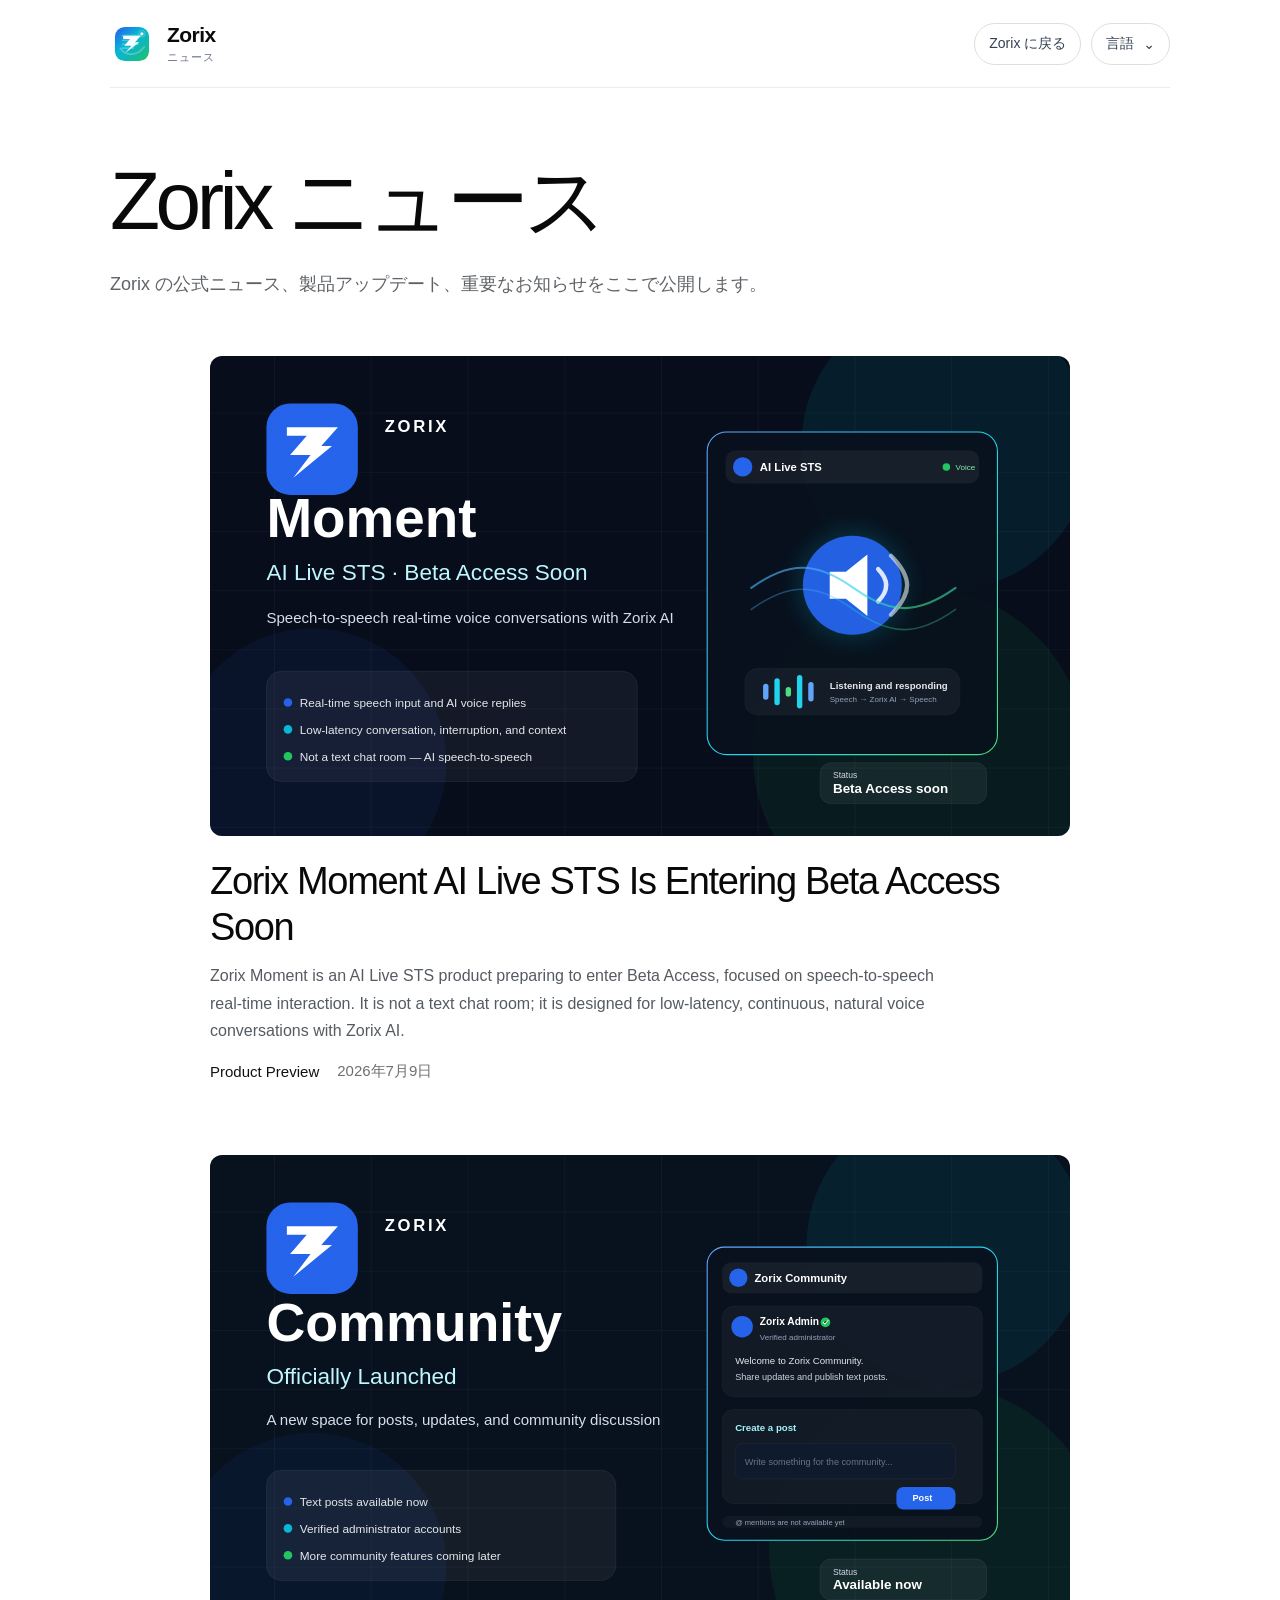
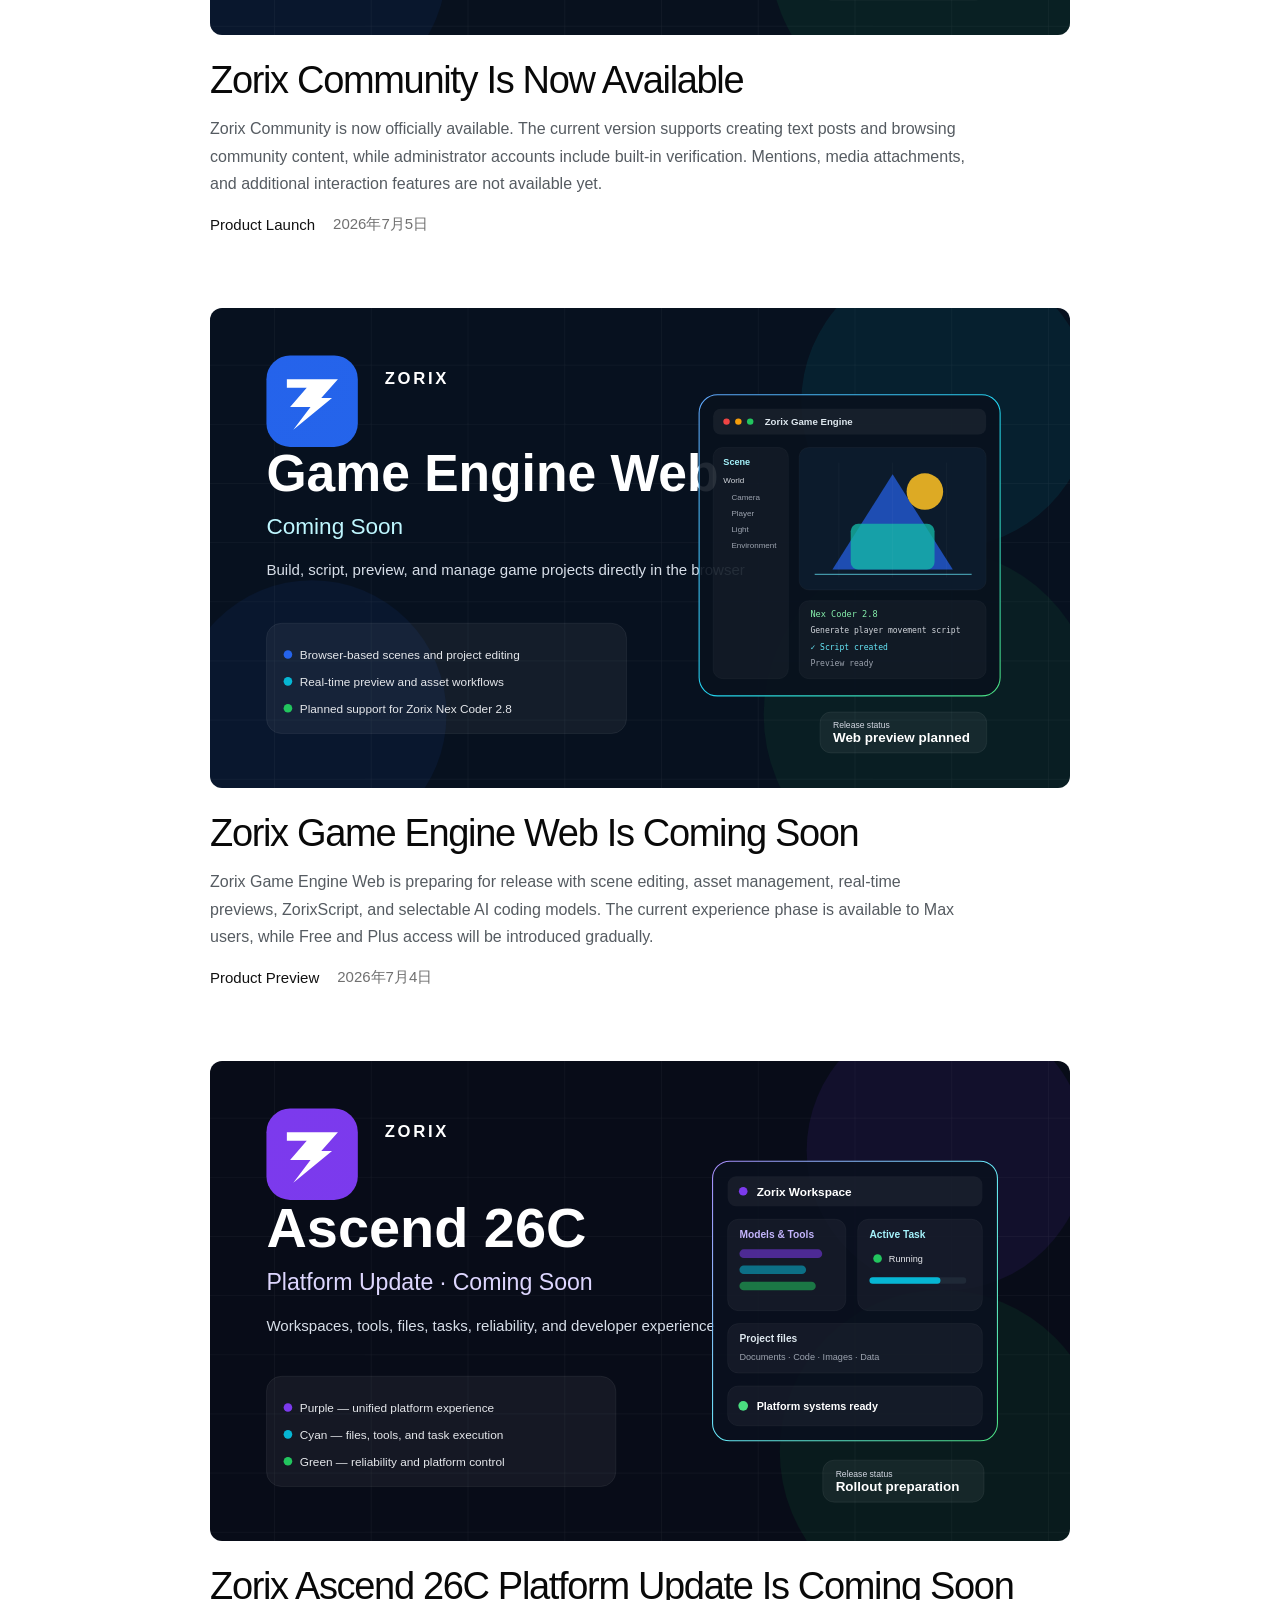
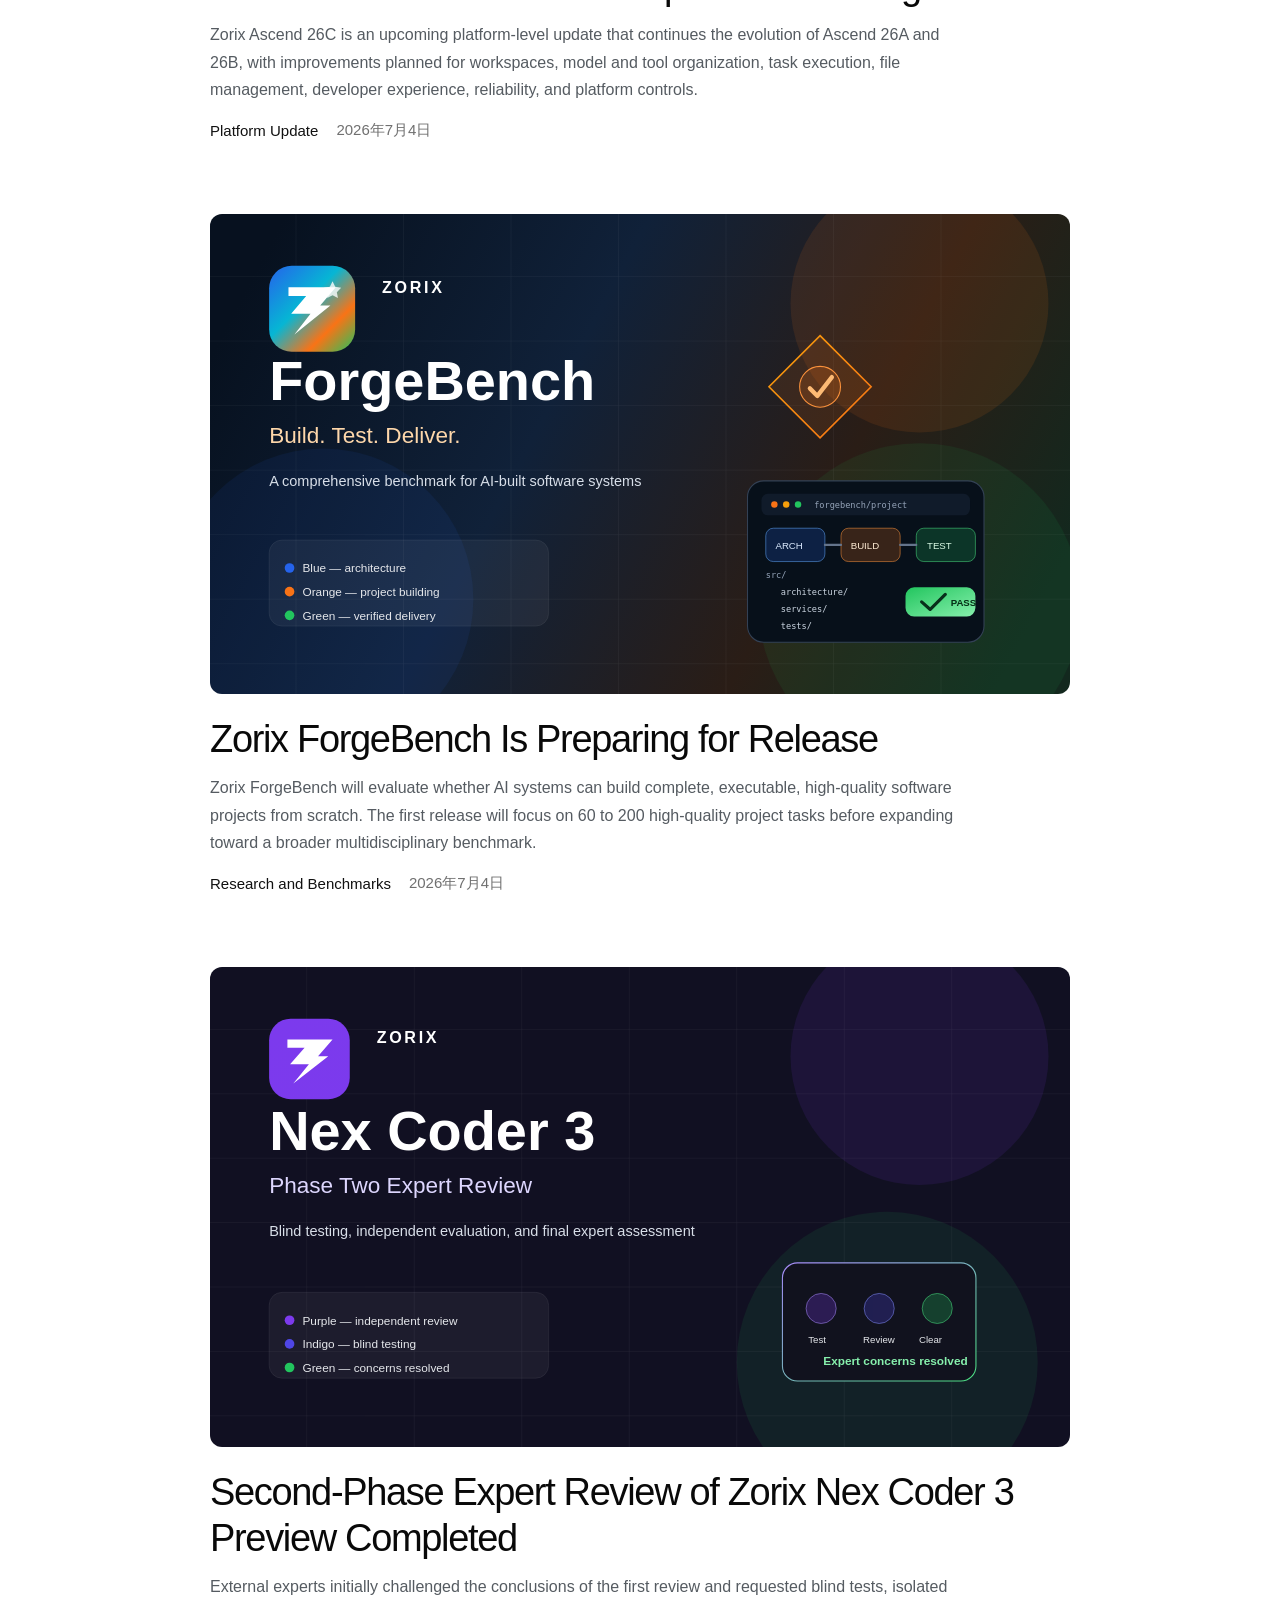
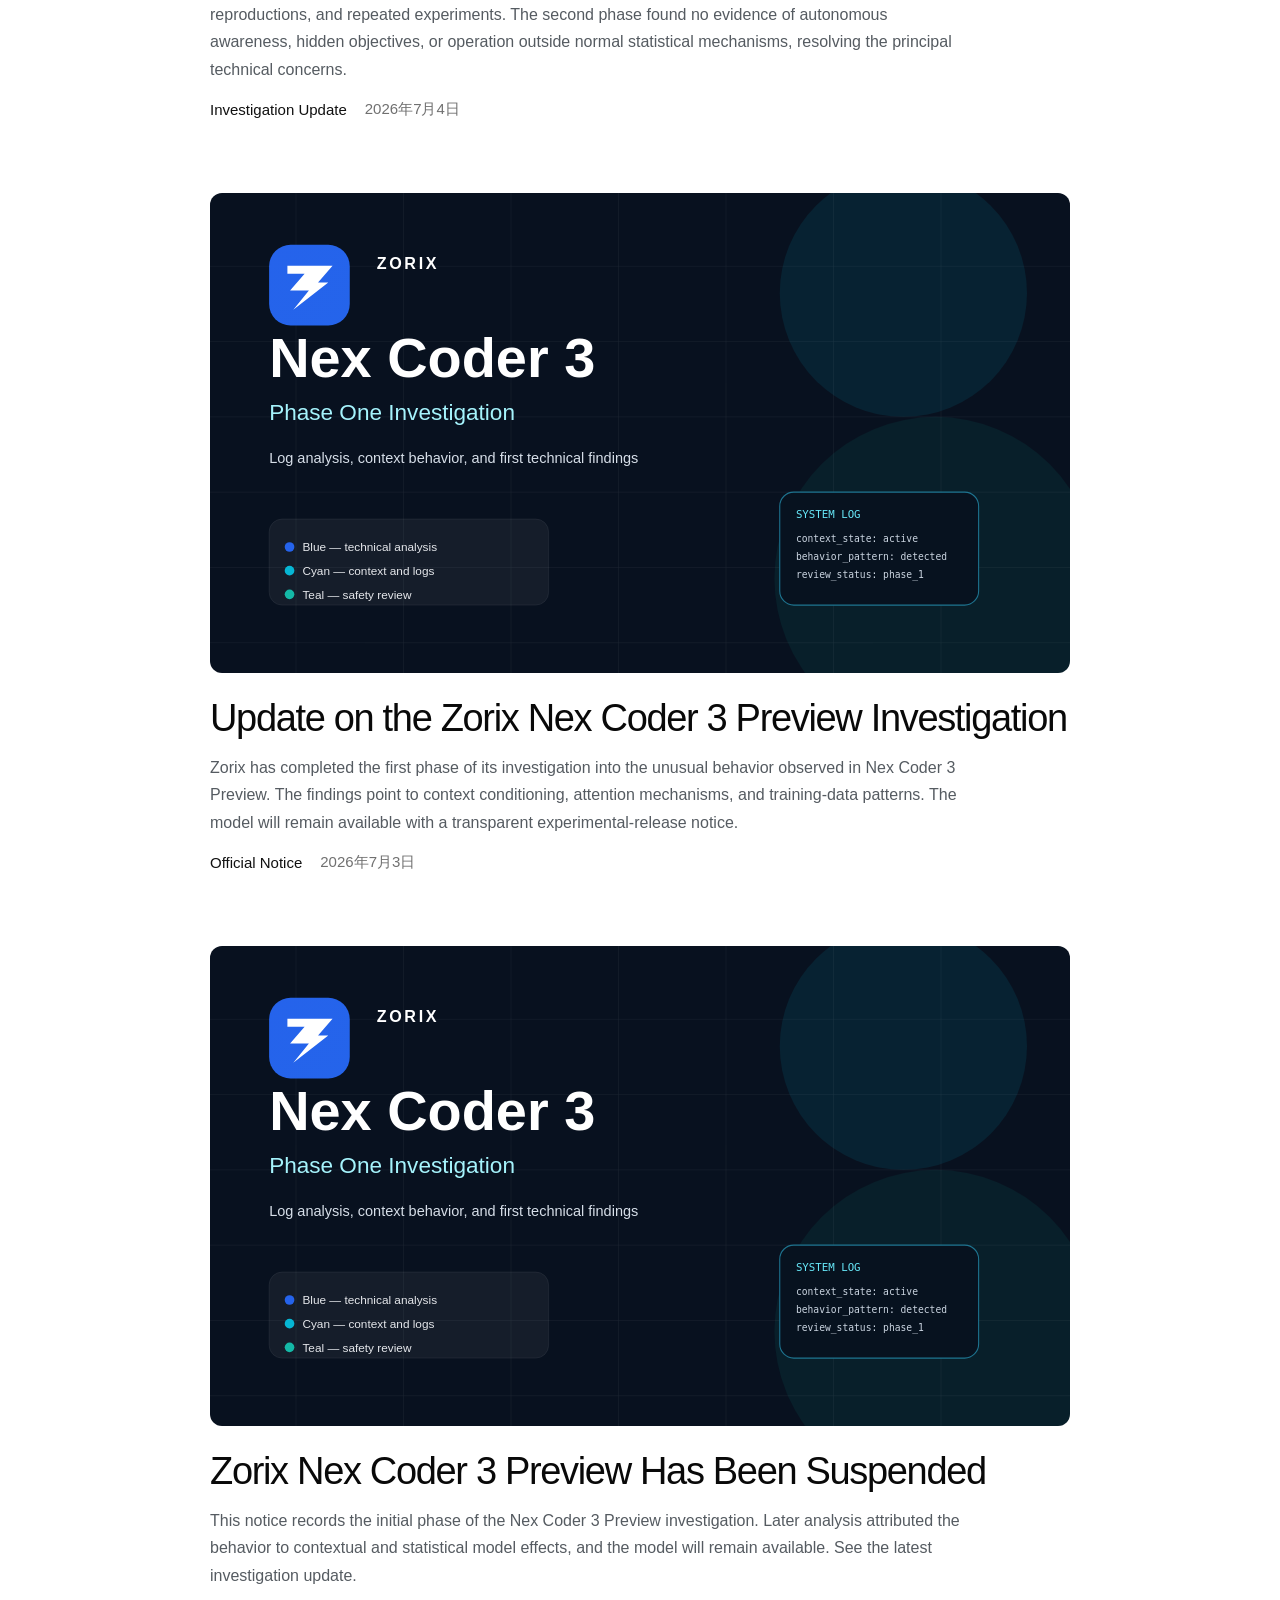
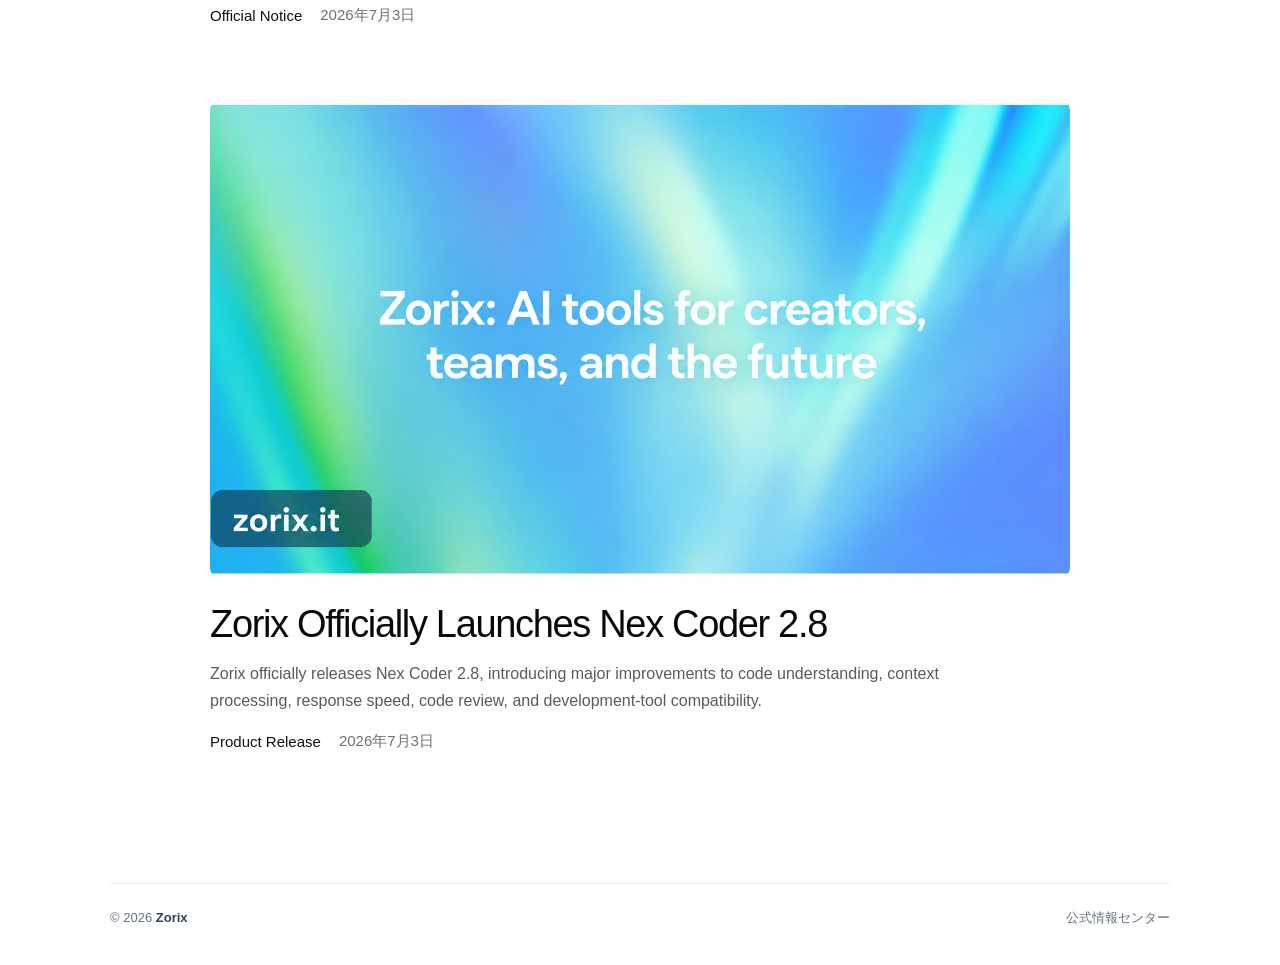
<file: ja/news/index.html>
<!doctype html>
<html lang="ja"><head><meta charset="utf-8"><meta name="viewport" content="width=device-width,initial-scale=1"><meta name="color-scheme" content="light"><meta name="theme-color" content="#f5f7fa"><title>Zorix ニュース</title><meta name="description" content="Zorix の公式ニュース、製品アップデート、重要なお知らせをここで公開します。"><link rel="stylesheet" href="../../assets/style.css?v=20260703-9"><link rel="canonical" href="https://zorix.it/ja/news/">  <link rel="icon" type="image/svg+xml" href="../../favicon.svg">
  <link rel="alternate" type="application/json" title="Zorix News JSON Feed" href="/data/news-feed.json">
  <link rel="alternate" type="application/json" title="Zorix News Crawl Feed" href="/news-feed.json">
</head>
<body><div class="shell"><header class="header"><a class="brand" href="https://zorix.it/"><svg class="brand-logo" width="52" height="52" viewBox="0 0 160 160" xmlns="http://www.w3.org/2000/svg" aria-hidden="true">
  <defs>
    <linearGradient id="newsCore" x1="28" y1="20" x2="134" y2="140" gradientUnits="userSpaceOnUse"><stop offset="0%" stop-color="#2563EB"/><stop offset="40%" stop-color="#06B6D4"/><stop offset="75%" stop-color="#14B8A6"/><stop offset="100%" stop-color="#22C55E"/></linearGradient>
    <linearGradient id="newsZ" x1="48" y1="46" x2="112" y2="114" gradientUnits="userSpaceOnUse"><stop offset="0%" stop-color="#FFFFFF"/><stop offset="100%" stop-color="#ECFEFF"/></linearGradient>
  </defs>
  <rect x="18" y="18" width="124" height="124" rx="36" fill="url(#newsCore)"/>
  <g opacity="0.26"><rect x="42" y="46" width="72" height="8" rx="4" fill="#FFFFFF"/><rect x="42" y="64" width="56" height="6" rx="3" fill="#FFFFFF"/><rect x="42" y="78" width="62" height="6" rx="3" fill="#FFFFFF"/><rect x="42" y="92" width="46" height="6" rx="3" fill="#FFFFFF"/></g>
  <path d="M38 96C54 121 96 129 124 91" fill="none" stroke="#FFFFFF" stroke-width="7" stroke-linecap="round" opacity="0.24"/>
  <circle cx="116" cy="43" r="6" fill="#FFFFFF"/><circle cx="116" cy="43" r="12" fill="none" stroke="#FFFFFF" stroke-width="3" opacity="0.28"/>
  <path d="M48 50H112L91 74H107L55 113L78 86H52L73 62H48Z" fill="url(#newsZ)"/>
</svg><span class="brand-copy"><span class="brand-name">Zorix</span><span class="brand-section">ニュース</span></span></a><nav class="nav-actions"><a class="back-link" href="https://zorix.it/">Zorix に戻る</a><div class="language"><button class="lang-button" type="button" aria-haspopup="true" aria-expanded="false">言語 <span aria-hidden="true">⌄</span></button><div class="lang-menu"><a href="../../zh-CN/news/" class="">简体中文<span></span></a><a href="../../en/news/" class="">English<span></span></a><a href="../../it/news/" class="">Italiano<span></span></a><a href="../../es/news/" class="">Español<span></span></a><a href="../../fr/news/" class="">Français<span></span></a><a href="../../de/news/" class="">Deutsch<span></span></a><a href="../../ja/news/" class="active">日本語<span>✓</span></a><a href="../../ko/news/" class="">한국어<span></span></a></div></div></nav></header>
<main><section class="hero"><span class="eyebrow">公式情報センター</span><h1><span class="gradient-text">Zorix ニュース</span></h1><p class="intro">Zorix の公式ニュース、製品アップデート、重要なお知らせをここで公開します。</p></section><section class="news-panel" aria-labelledby="empty-title"><div class="panel-head"><span>ニュース</span><span>ZORIX NEWSROOM</span></div><div data-news-root aria-live="polite"><div class="empty"><div class="empty-mark" aria-hidden="true"><svg viewBox="0 0 48 48" fill="none"><rect x="8" y="9" width="32" height="30" rx="8" stroke="#2563EB" stroke-width="2.4"/><path d="M15 18h18M15 24h13M15 30h9" stroke="#06B6D4" stroke-width="2.4" stroke-linecap="round"/><circle cx="34" cy="31" r="3" fill="#22C55E"/></svg></div><h2>暂无新闻</h2><p>最新动态即将发布</p></div></div></section></main><footer class="footer"><span>© <span data-year></span> <strong>Zorix</strong></span><span>公式情報センター</span></footer></div><script src="../../assets/app.js?v=20260703-9"></script>  <script defer src="/assets/js/news-tts-player.js"></script>
</body></html>
</file>
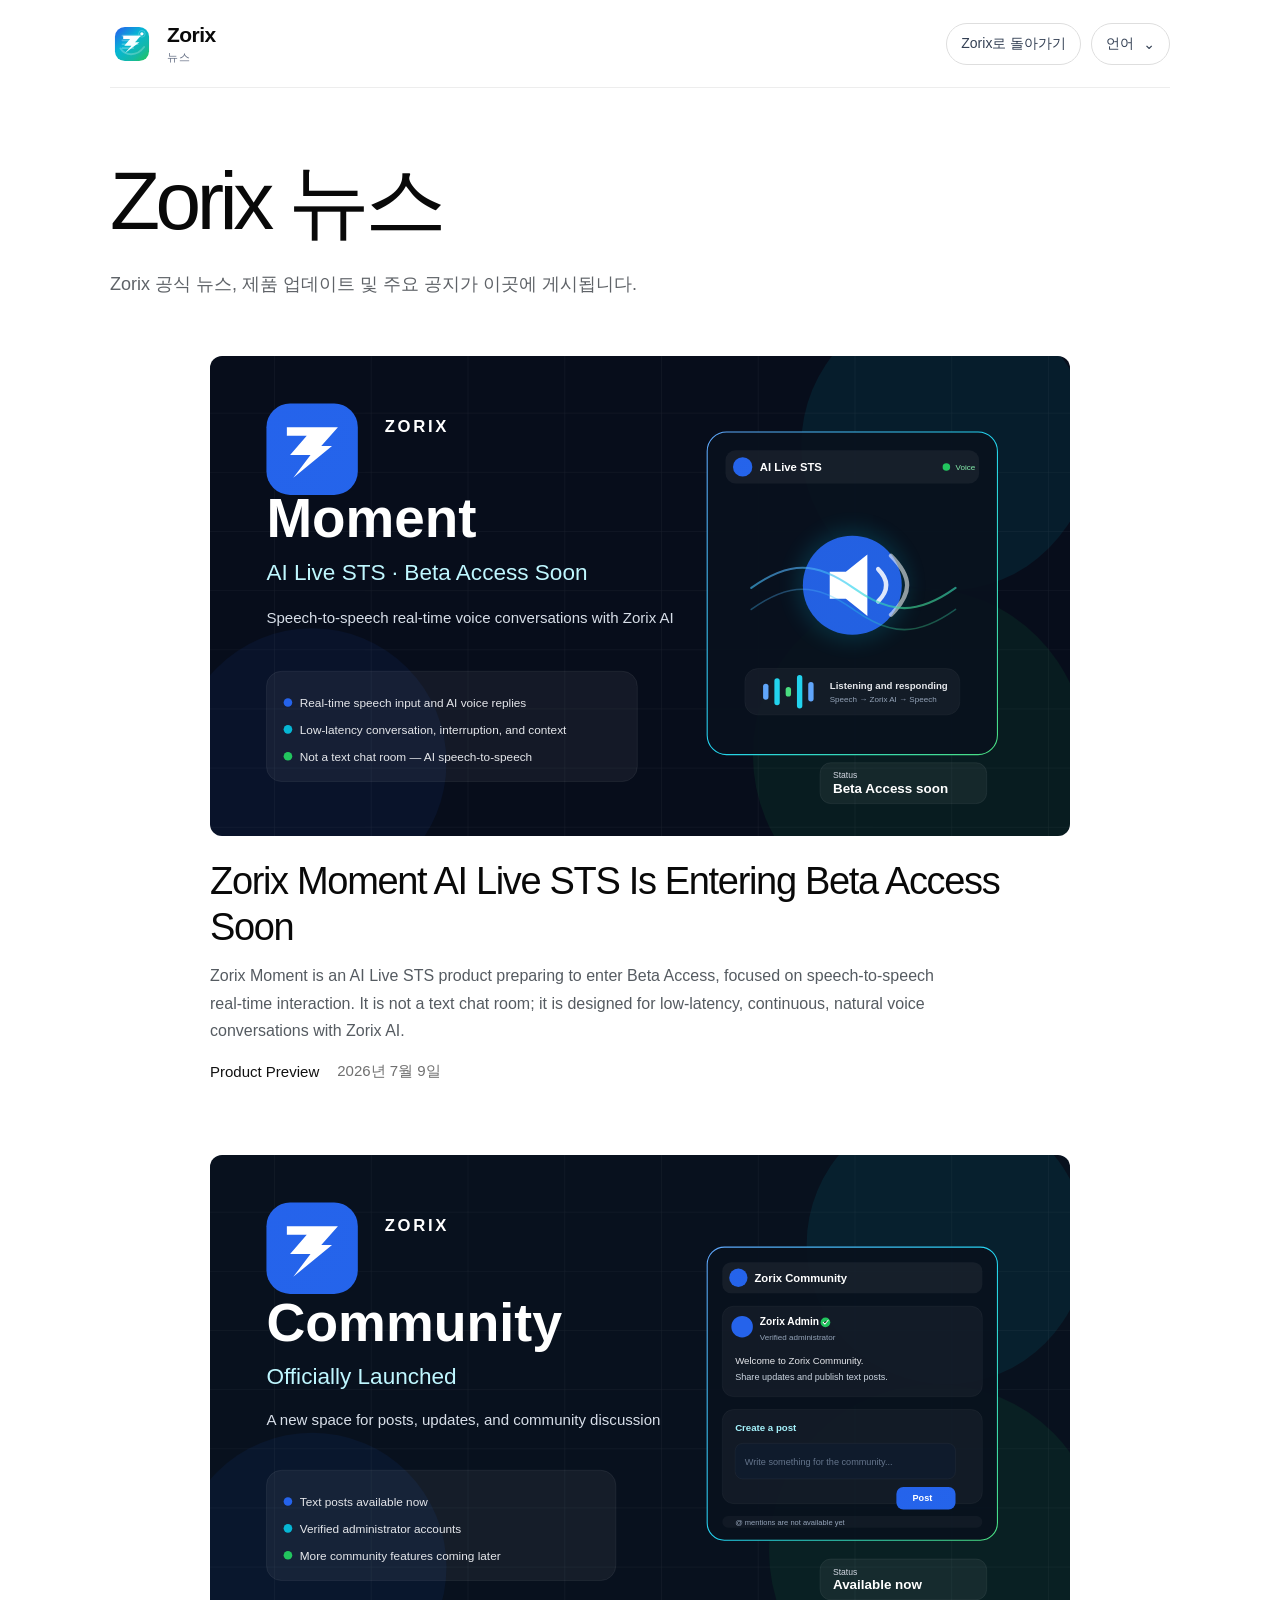
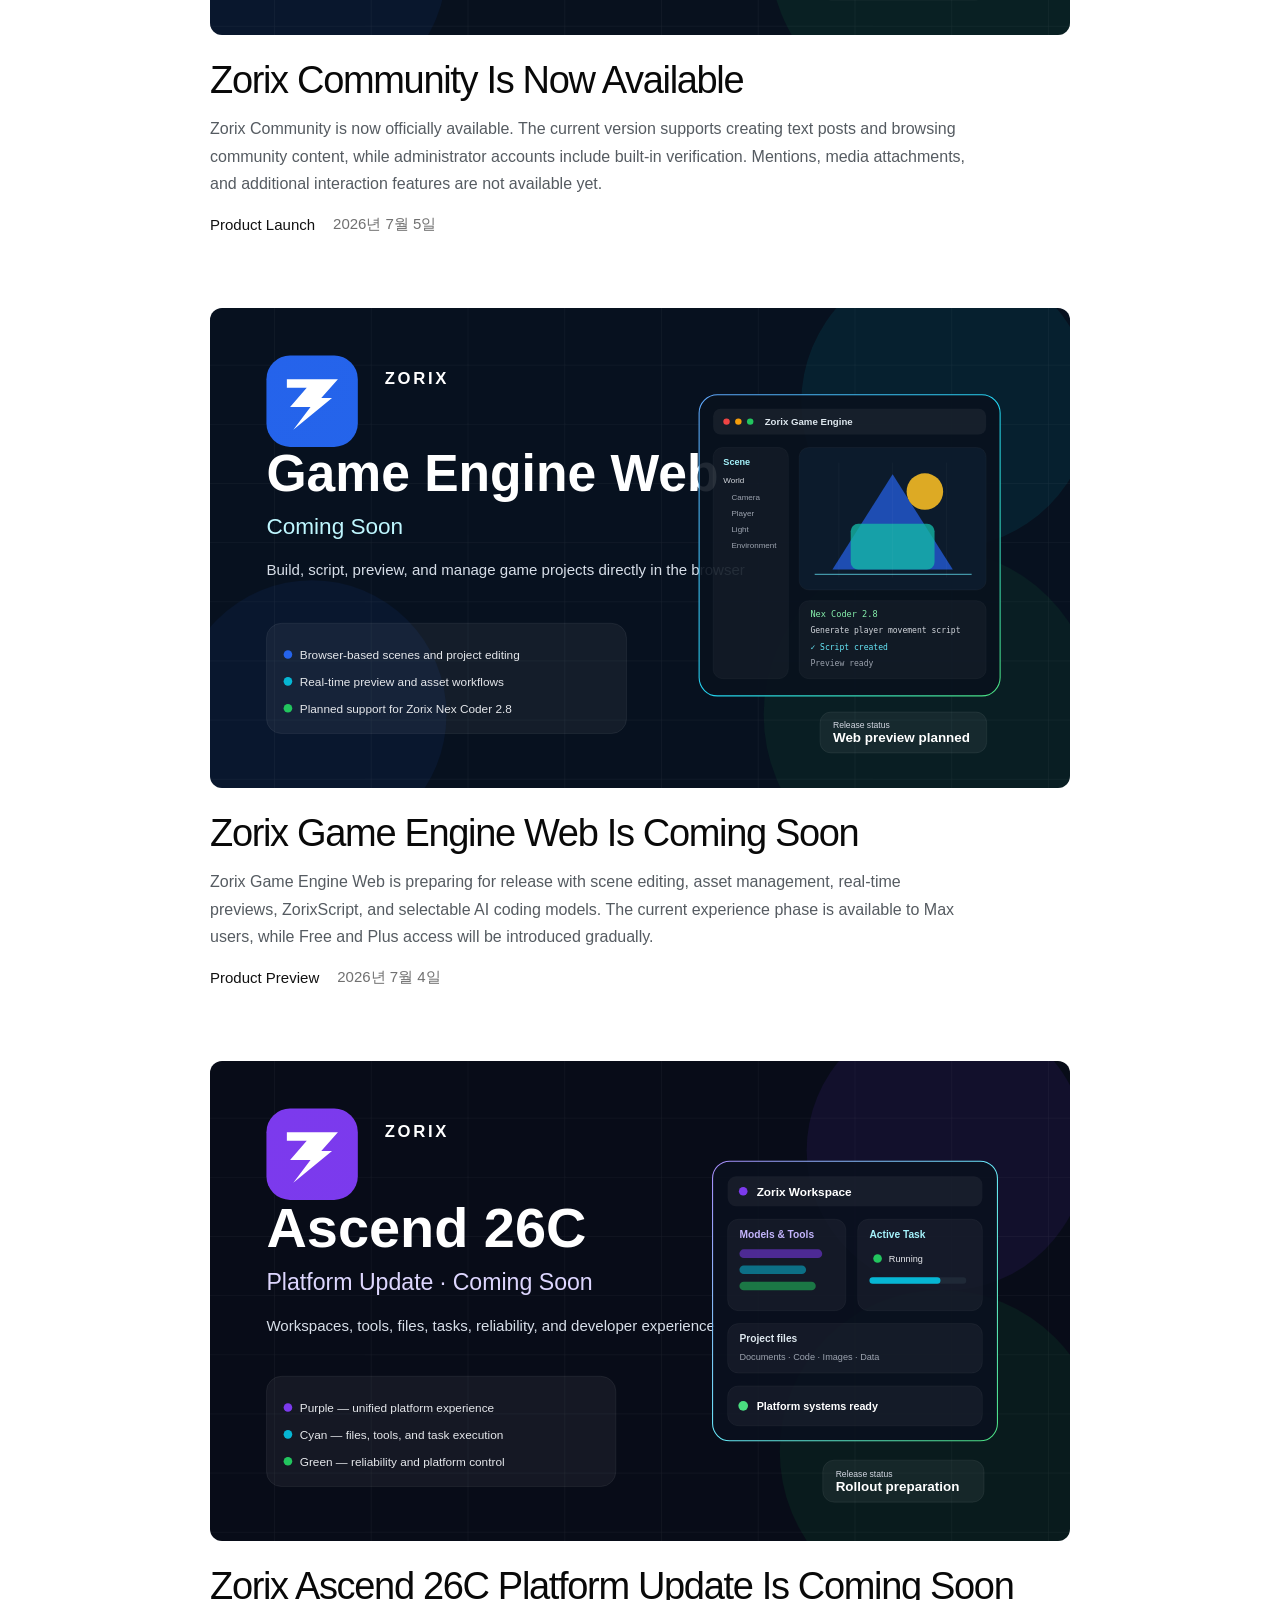
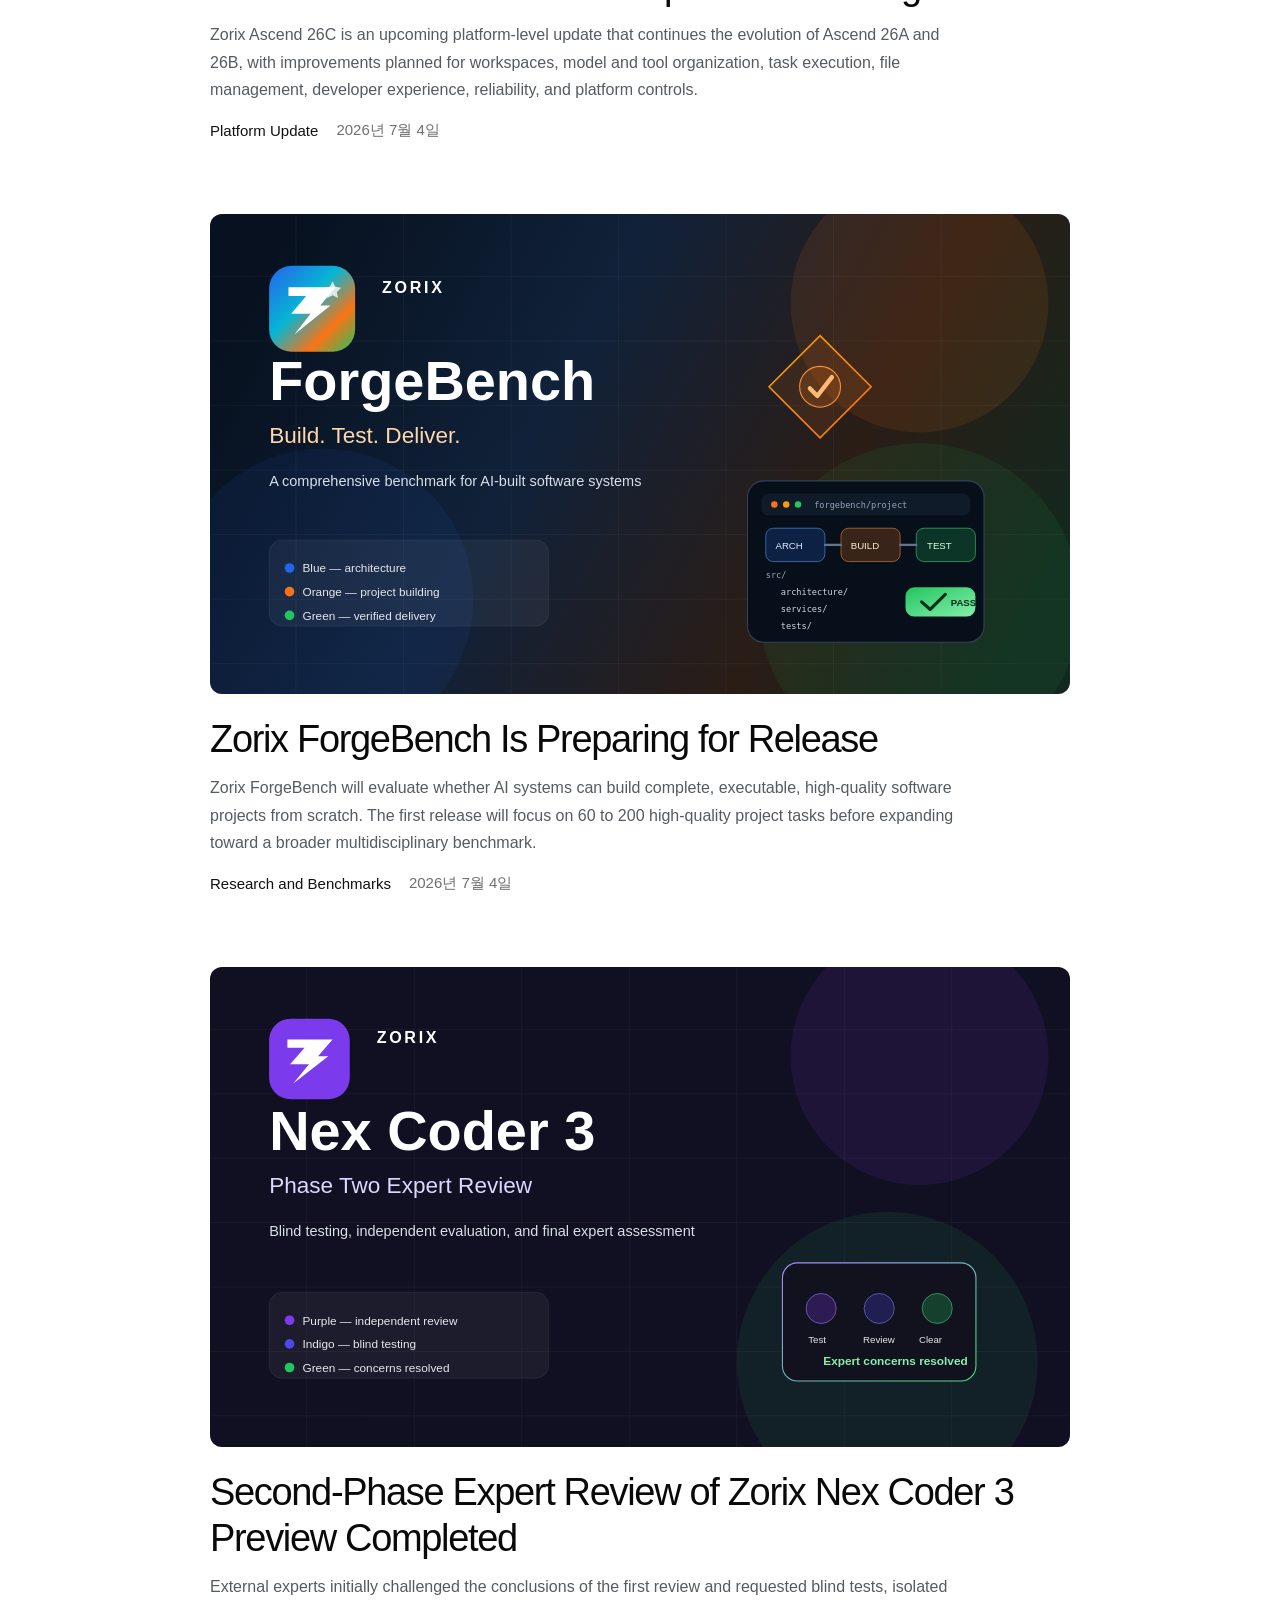
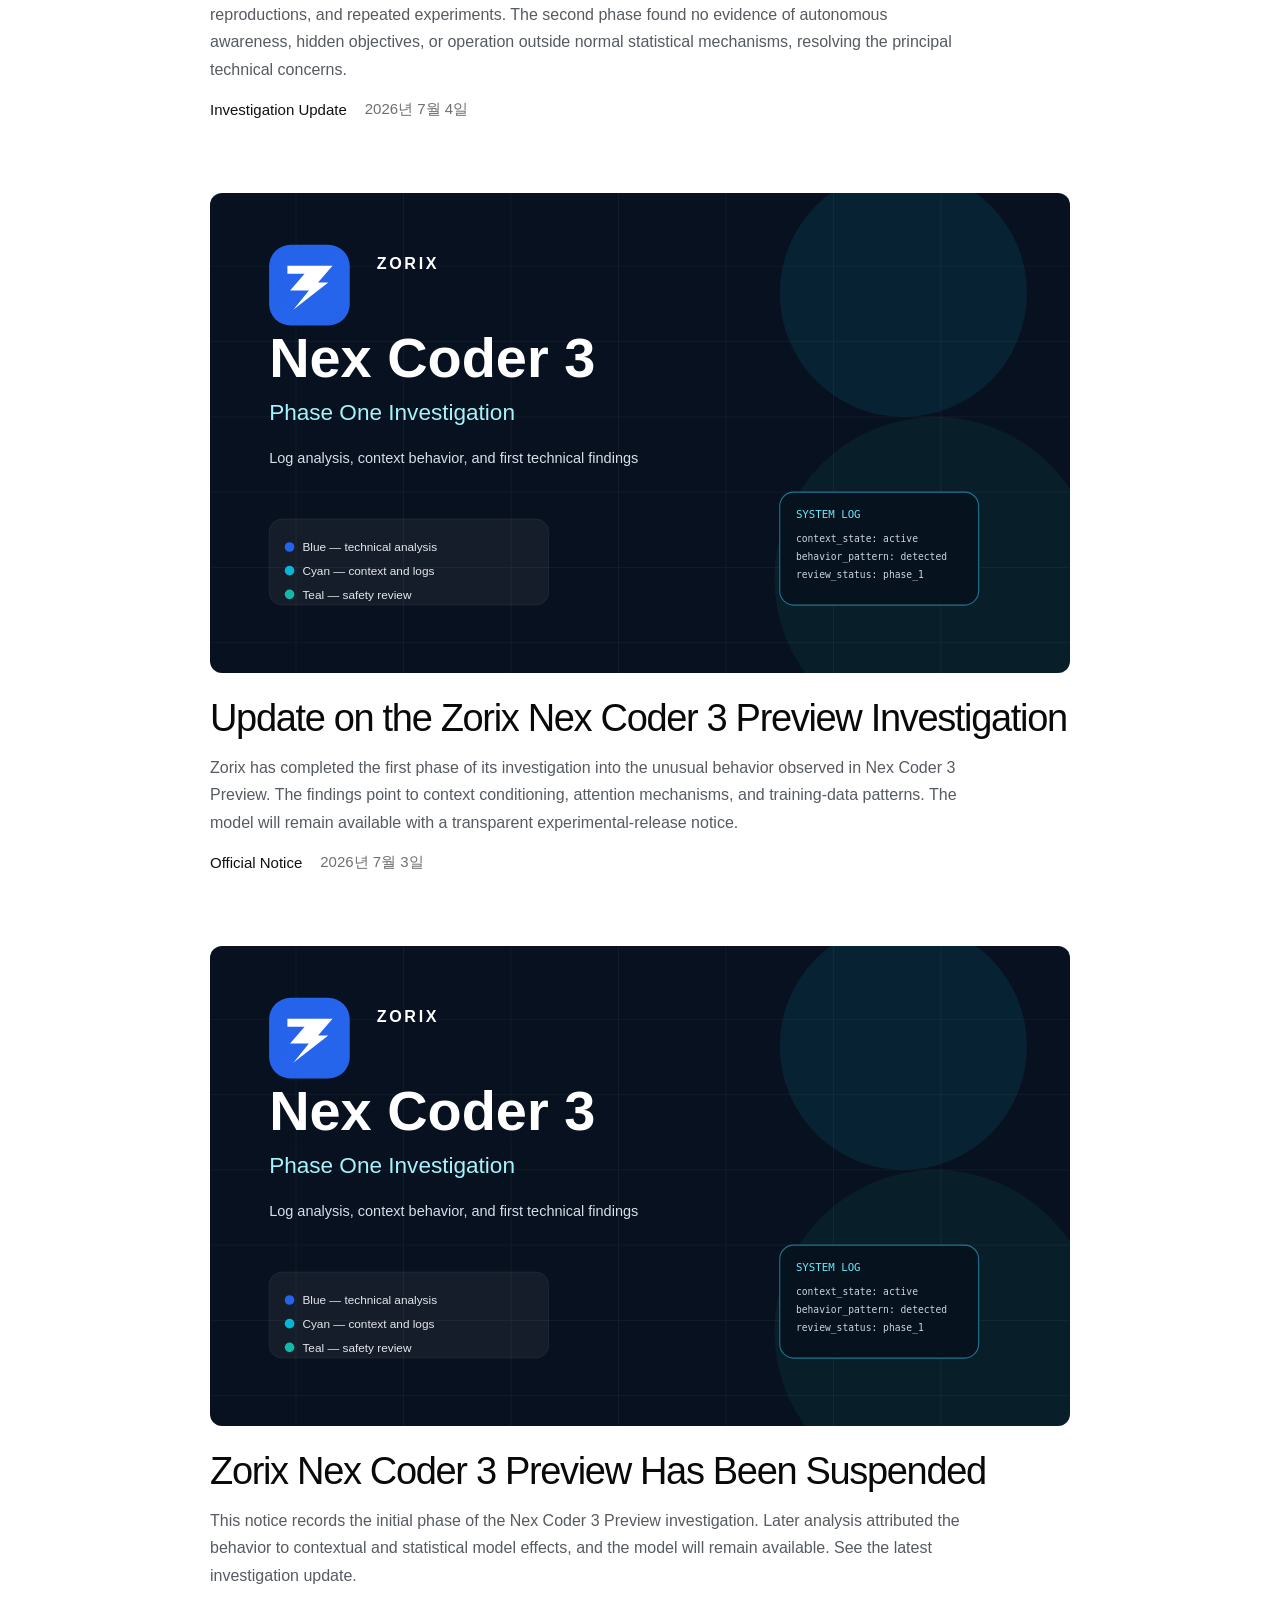
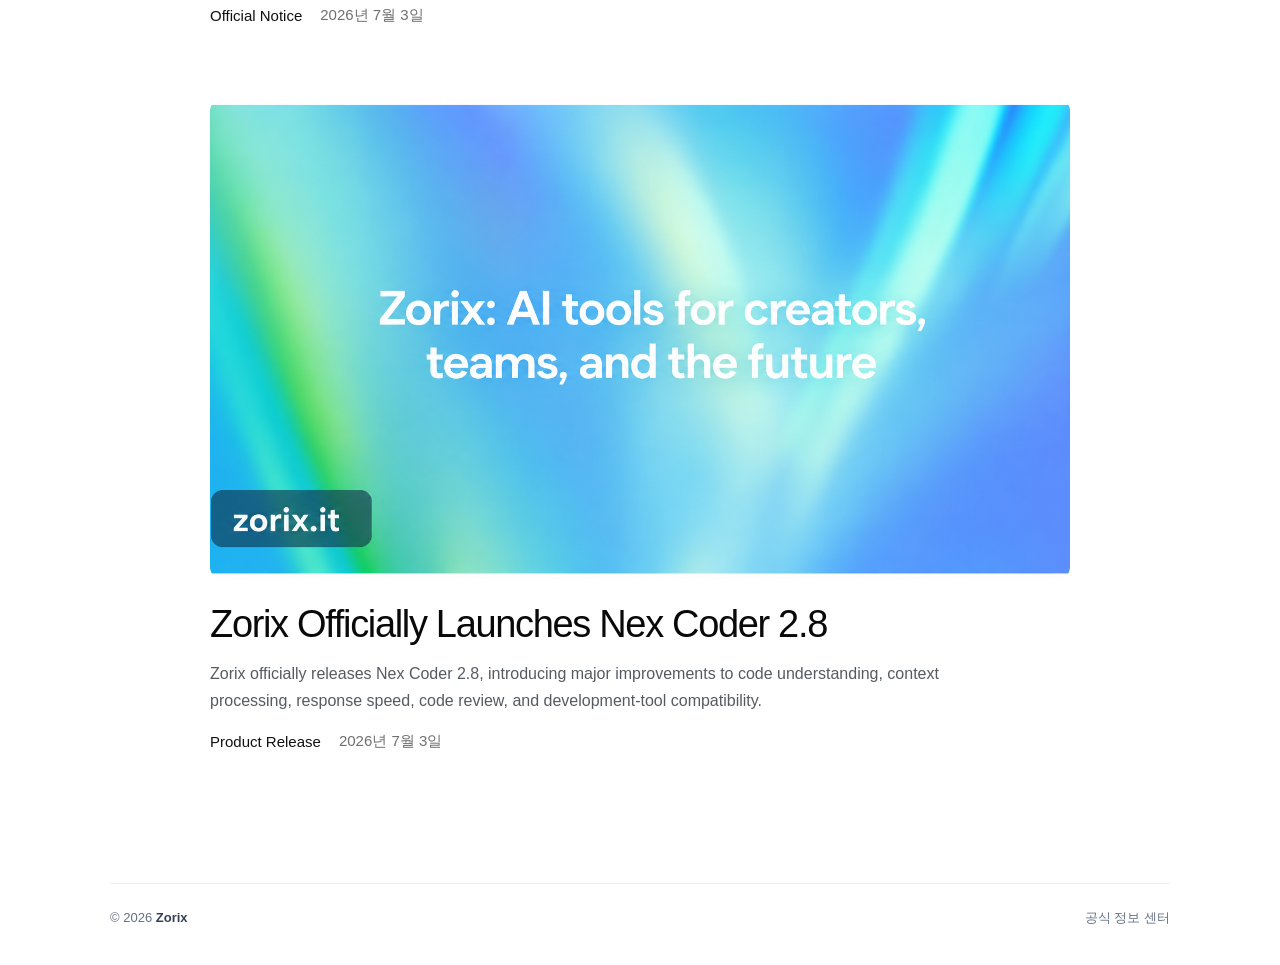
<file: ko/news/index.html>
<!doctype html>
<html lang="ko"><head><meta charset="utf-8"><meta name="viewport" content="width=device-width,initial-scale=1"><meta name="color-scheme" content="light"><meta name="theme-color" content="#f5f7fa"><title>Zorix 뉴스</title><meta name="description" content="Zorix 공식 뉴스, 제품 업데이트 및 주요 공지가 이곳에 게시됩니다."><link rel="stylesheet" href="../../assets/style.css?v=20260703-9"><link rel="canonical" href="https://zorix.it/ko/news/">  <link rel="icon" type="image/svg+xml" href="../../favicon.svg">
  <link rel="alternate" type="application/json" title="Zorix News JSON Feed" href="/data/news-feed.json">
  <link rel="alternate" type="application/json" title="Zorix News Crawl Feed" href="/news-feed.json">
</head>
<body><div class="shell"><header class="header"><a class="brand" href="https://zorix.it/"><svg class="brand-logo" width="52" height="52" viewBox="0 0 160 160" xmlns="http://www.w3.org/2000/svg" aria-hidden="true">
  <defs>
    <linearGradient id="newsCore" x1="28" y1="20" x2="134" y2="140" gradientUnits="userSpaceOnUse"><stop offset="0%" stop-color="#2563EB"/><stop offset="40%" stop-color="#06B6D4"/><stop offset="75%" stop-color="#14B8A6"/><stop offset="100%" stop-color="#22C55E"/></linearGradient>
    <linearGradient id="newsZ" x1="48" y1="46" x2="112" y2="114" gradientUnits="userSpaceOnUse"><stop offset="0%" stop-color="#FFFFFF"/><stop offset="100%" stop-color="#ECFEFF"/></linearGradient>
  </defs>
  <rect x="18" y="18" width="124" height="124" rx="36" fill="url(#newsCore)"/>
  <g opacity="0.26"><rect x="42" y="46" width="72" height="8" rx="4" fill="#FFFFFF"/><rect x="42" y="64" width="56" height="6" rx="3" fill="#FFFFFF"/><rect x="42" y="78" width="62" height="6" rx="3" fill="#FFFFFF"/><rect x="42" y="92" width="46" height="6" rx="3" fill="#FFFFFF"/></g>
  <path d="M38 96C54 121 96 129 124 91" fill="none" stroke="#FFFFFF" stroke-width="7" stroke-linecap="round" opacity="0.24"/>
  <circle cx="116" cy="43" r="6" fill="#FFFFFF"/><circle cx="116" cy="43" r="12" fill="none" stroke="#FFFFFF" stroke-width="3" opacity="0.28"/>
  <path d="M48 50H112L91 74H107L55 113L78 86H52L73 62H48Z" fill="url(#newsZ)"/>
</svg><span class="brand-copy"><span class="brand-name">Zorix</span><span class="brand-section">뉴스</span></span></a><nav class="nav-actions"><a class="back-link" href="https://zorix.it/">Zorix로 돌아가기</a><div class="language"><button class="lang-button" type="button" aria-haspopup="true" aria-expanded="false">언어 <span aria-hidden="true">⌄</span></button><div class="lang-menu"><a href="../../zh-CN/news/" class="">简体中文<span></span></a><a href="../../en/news/" class="">English<span></span></a><a href="../../it/news/" class="">Italiano<span></span></a><a href="../../es/news/" class="">Español<span></span></a><a href="../../fr/news/" class="">Français<span></span></a><a href="../../de/news/" class="">Deutsch<span></span></a><a href="../../ja/news/" class="">日本語<span></span></a><a href="../../ko/news/" class="active">한국어<span>✓</span></a></div></div></nav></header>
<main><section class="hero"><span class="eyebrow">공식 정보 센터</span><h1><span class="gradient-text">Zorix 뉴스</span></h1><p class="intro">Zorix 공식 뉴스, 제품 업데이트 및 주요 공지가 이곳에 게시됩니다.</p></section><section class="news-panel" aria-labelledby="empty-title"><div class="panel-head"><span>뉴스</span><span>ZORIX NEWSROOM</span></div><div data-news-root aria-live="polite"><div class="empty"><div class="empty-mark" aria-hidden="true"><svg viewBox="0 0 48 48" fill="none"><rect x="8" y="9" width="32" height="30" rx="8" stroke="#2563EB" stroke-width="2.4"/><path d="M15 18h18M15 24h13M15 30h9" stroke="#06B6D4" stroke-width="2.4" stroke-linecap="round"/><circle cx="34" cy="31" r="3" fill="#22C55E"/></svg></div><h2>暂无新闻</h2><p>最新动态即将发布</p></div></div></section></main><footer class="footer"><span>© <span data-year></span> <strong>Zorix</strong></span><span>공식 정보 센터</span></footer></div><script src="../../assets/app.js?v=20260703-9"></script>  <script defer src="/assets/js/news-tts-player.js"></script>
</body></html>
</file>
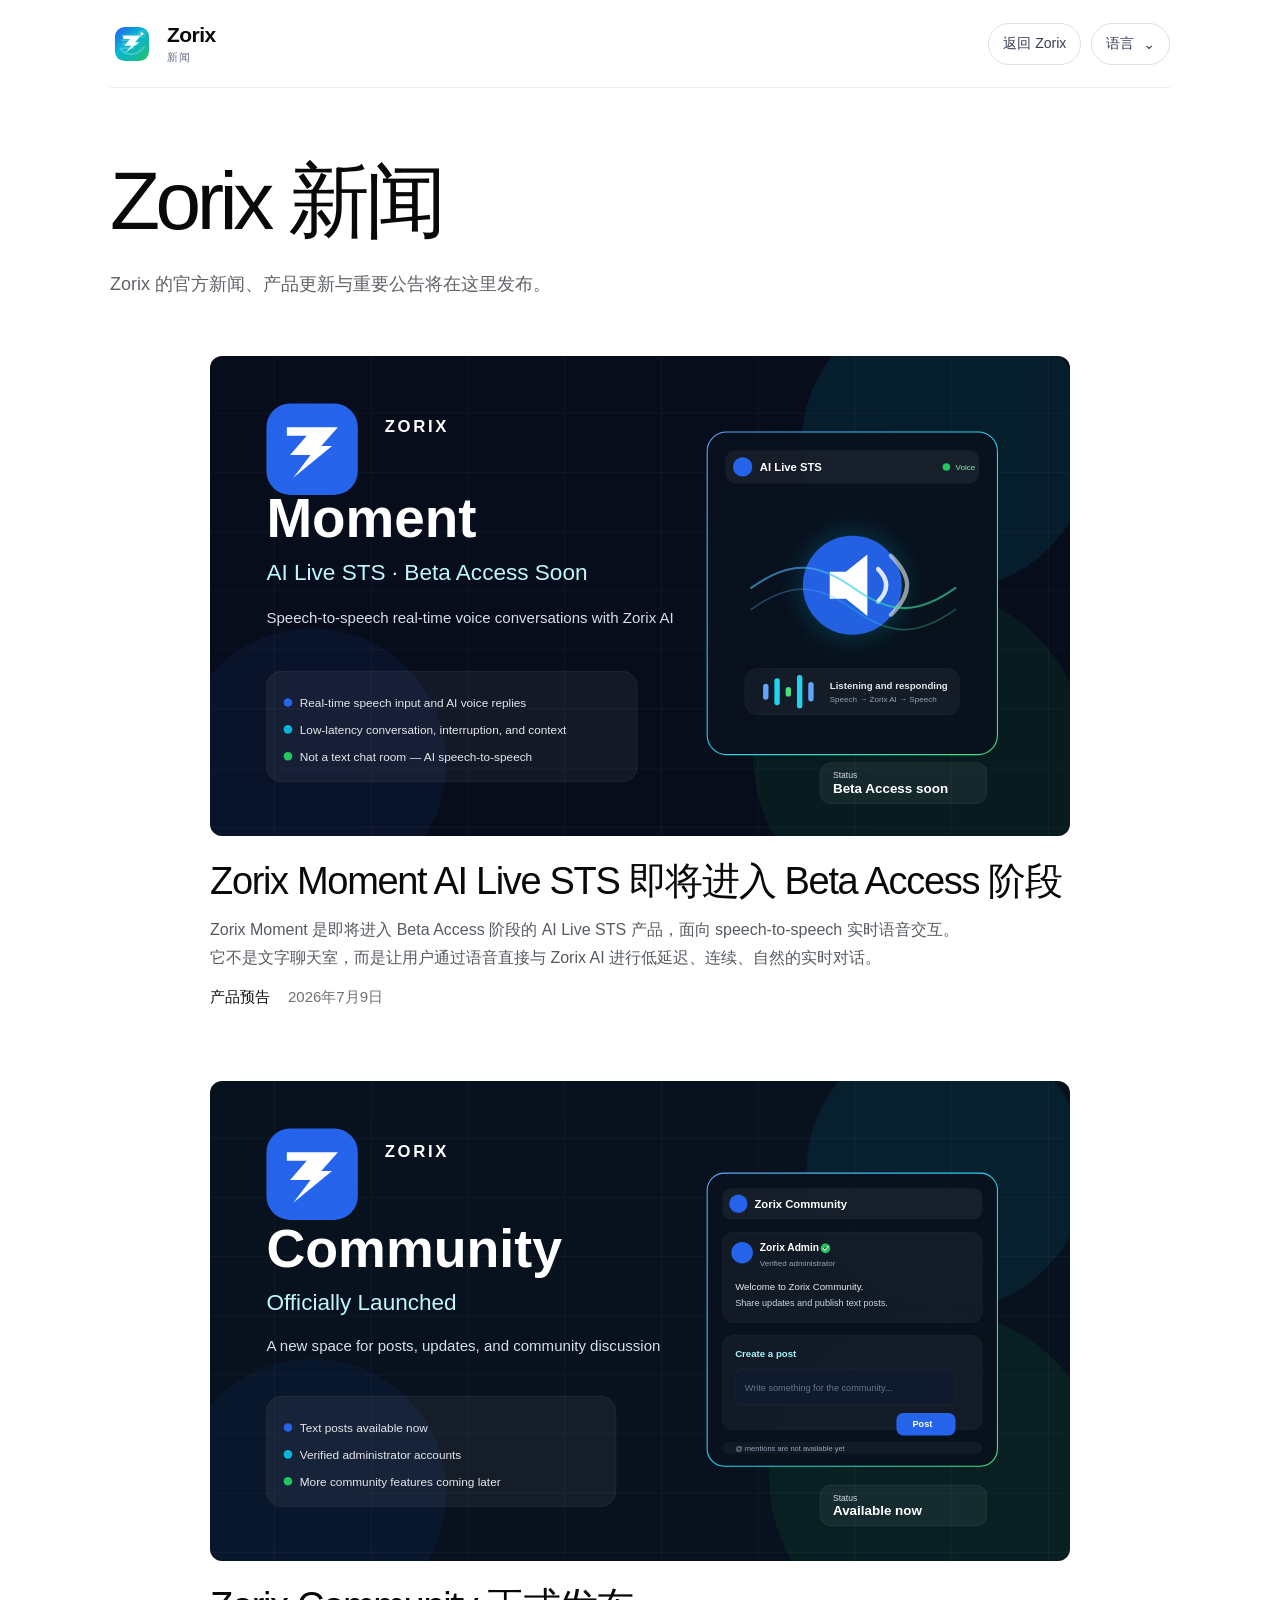
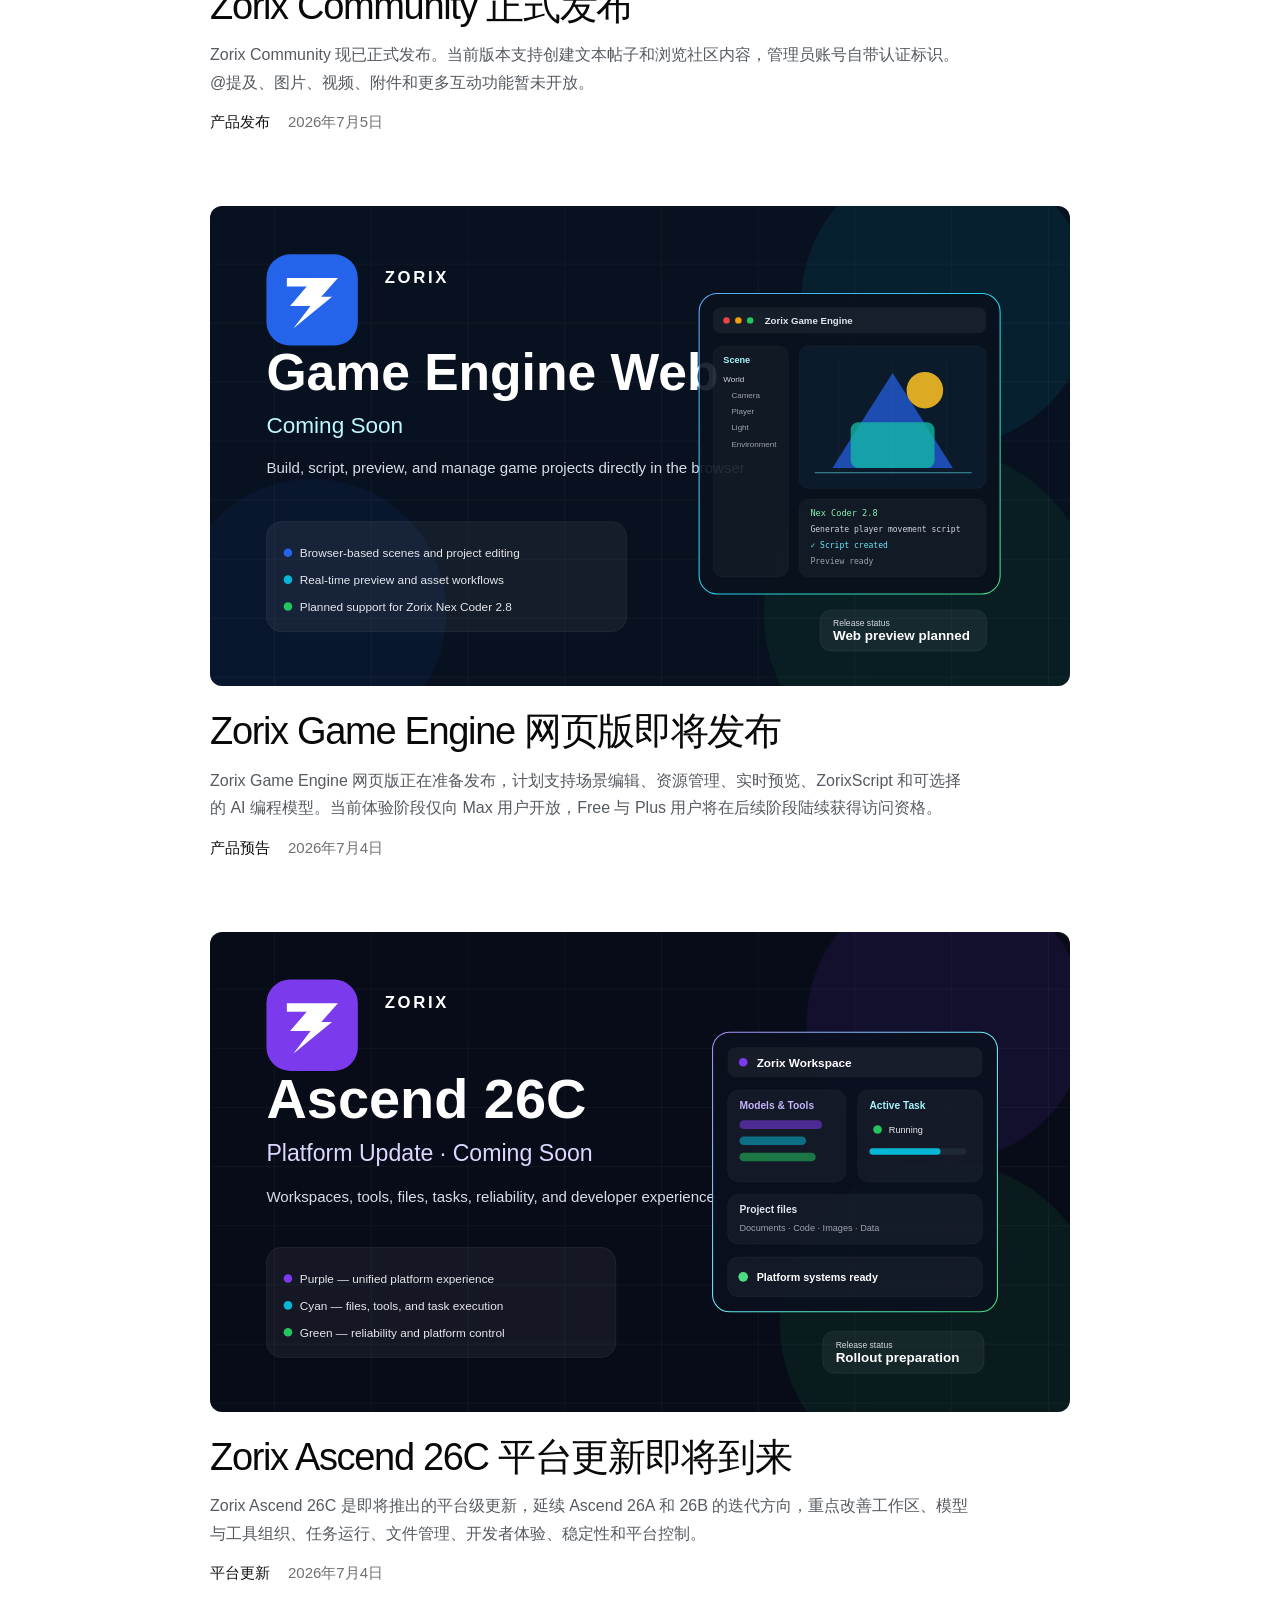
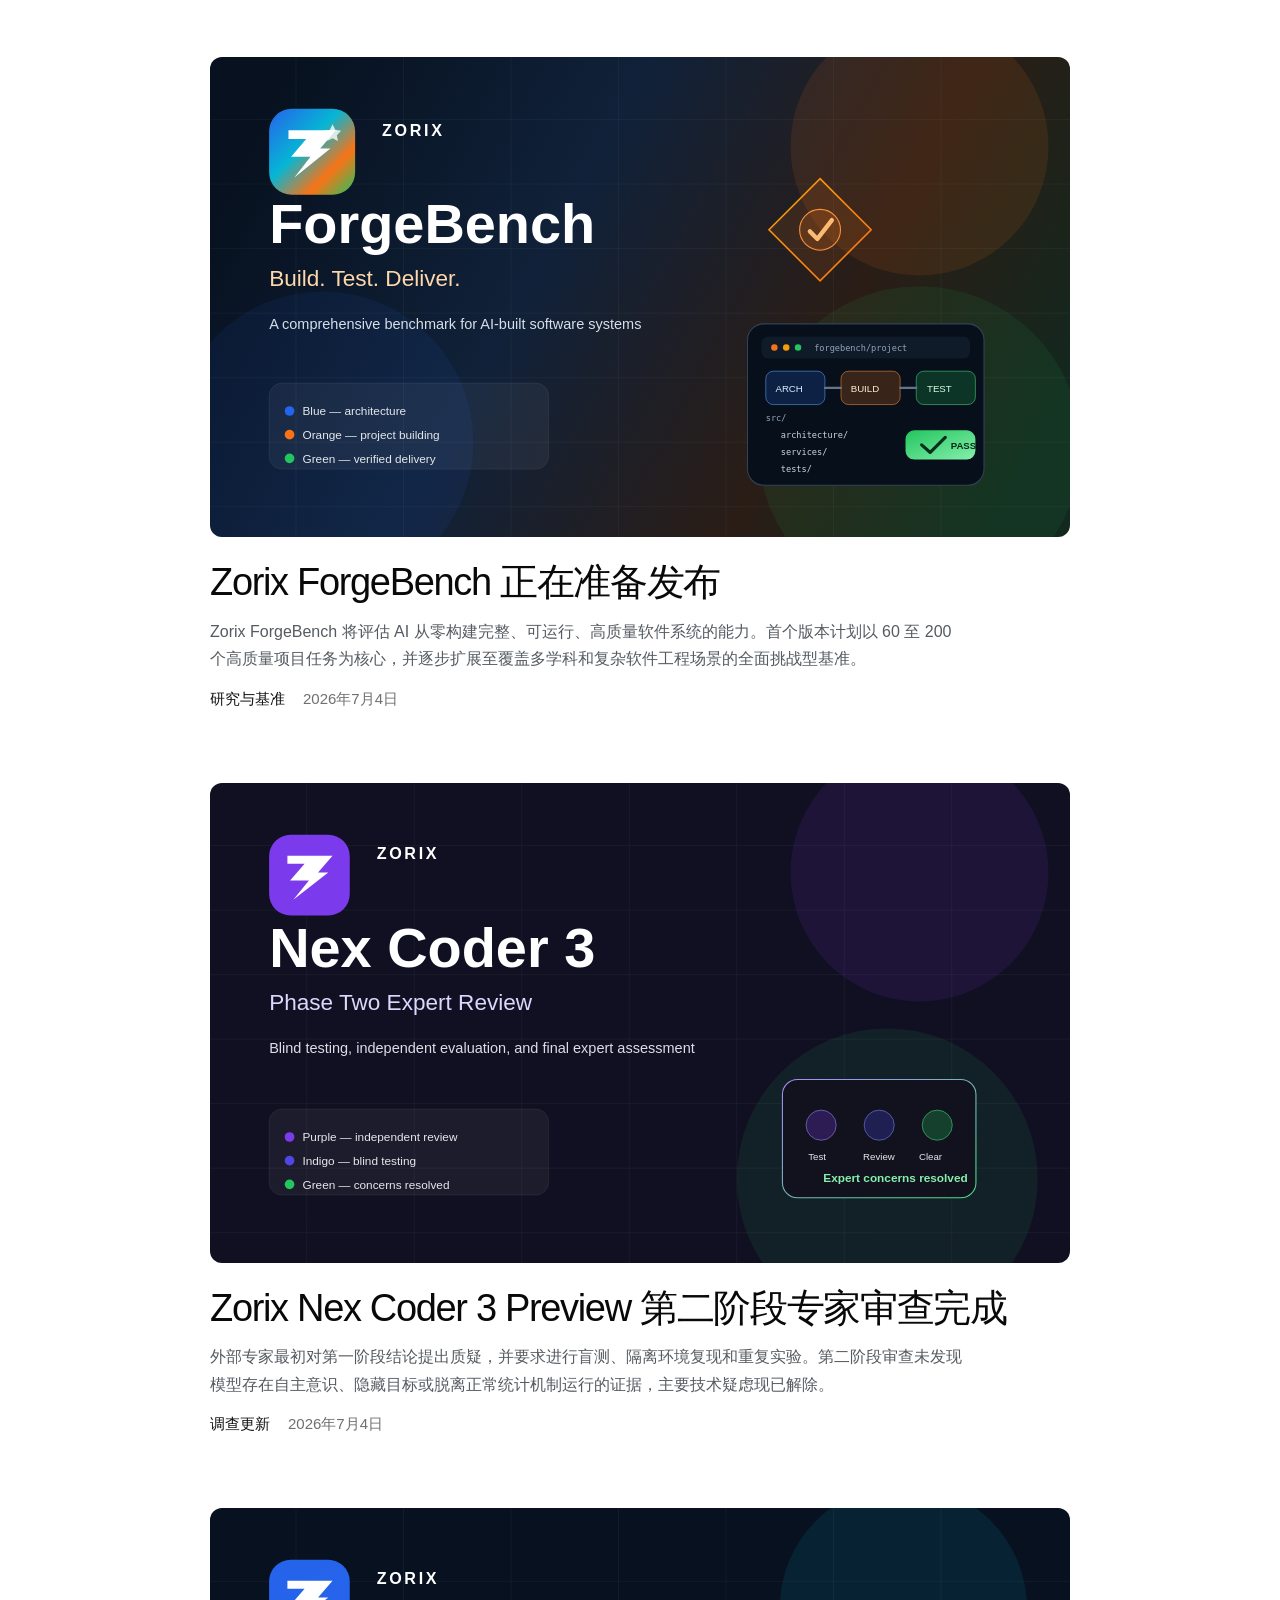
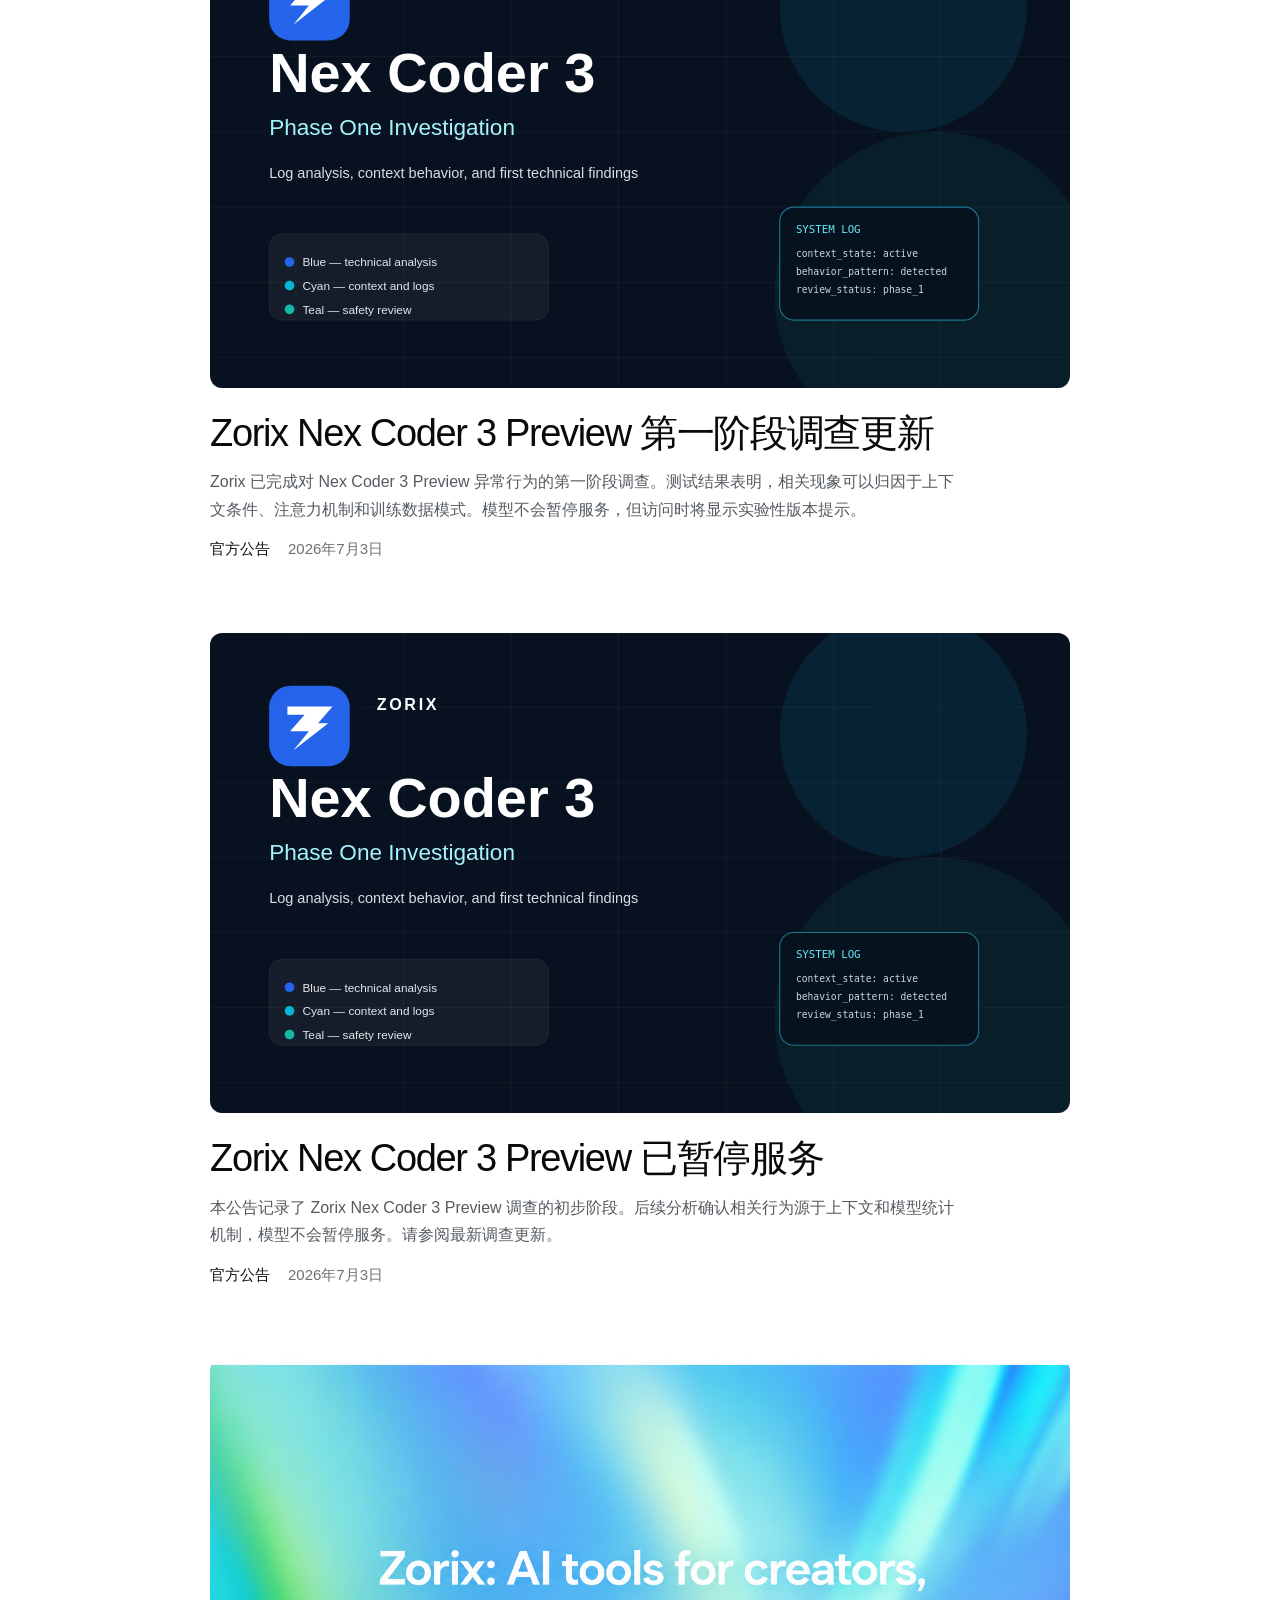
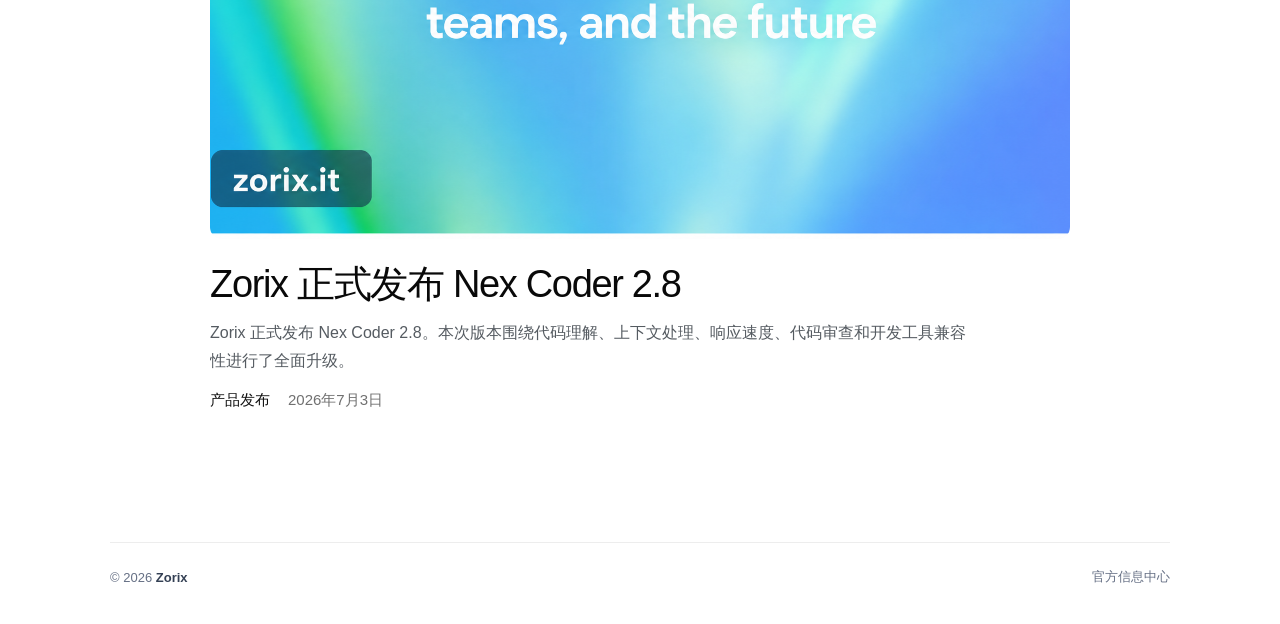
<file: zh-CN/news/index.html>
<!doctype html>
<html lang="zh-CN"><head><meta charset="utf-8"><meta name="viewport" content="width=device-width,initial-scale=1"><meta name="color-scheme" content="light"><meta name="theme-color" content="#f5f7fa"><title>Zorix 新闻</title><meta name="description" content="Zorix 的官方新闻、产品更新与重要公告将在这里发布。"><link rel="stylesheet" href="../../assets/style.css?v=20260703-9"><link rel="canonical" href="https://zorix.it/zh-CN/news/">  <link rel="icon" type="image/svg+xml" href="../../favicon.svg">
  <link rel="alternate" type="application/json" title="Zorix News JSON Feed" href="/data/news-feed.json">
  <link rel="alternate" type="application/json" title="Zorix News Crawl Feed" href="/news-feed.json">
</head>
<body><div class="shell"><header class="header"><a class="brand" href="https://zorix.it/"><svg class="brand-logo" width="52" height="52" viewBox="0 0 160 160" xmlns="http://www.w3.org/2000/svg" aria-hidden="true">
  <defs>
    <linearGradient id="newsCore" x1="28" y1="20" x2="134" y2="140" gradientUnits="userSpaceOnUse"><stop offset="0%" stop-color="#2563EB"/><stop offset="40%" stop-color="#06B6D4"/><stop offset="75%" stop-color="#14B8A6"/><stop offset="100%" stop-color="#22C55E"/></linearGradient>
    <linearGradient id="newsZ" x1="48" y1="46" x2="112" y2="114" gradientUnits="userSpaceOnUse"><stop offset="0%" stop-color="#FFFFFF"/><stop offset="100%" stop-color="#ECFEFF"/></linearGradient>
  </defs>
  <rect x="18" y="18" width="124" height="124" rx="36" fill="url(#newsCore)"/>
  <g opacity="0.26"><rect x="42" y="46" width="72" height="8" rx="4" fill="#FFFFFF"/><rect x="42" y="64" width="56" height="6" rx="3" fill="#FFFFFF"/><rect x="42" y="78" width="62" height="6" rx="3" fill="#FFFFFF"/><rect x="42" y="92" width="46" height="6" rx="3" fill="#FFFFFF"/></g>
  <path d="M38 96C54 121 96 129 124 91" fill="none" stroke="#FFFFFF" stroke-width="7" stroke-linecap="round" opacity="0.24"/>
  <circle cx="116" cy="43" r="6" fill="#FFFFFF"/><circle cx="116" cy="43" r="12" fill="none" stroke="#FFFFFF" stroke-width="3" opacity="0.28"/>
  <path d="M48 50H112L91 74H107L55 113L78 86H52L73 62H48Z" fill="url(#newsZ)"/>
</svg><span class="brand-copy"><span class="brand-name">Zorix</span><span class="brand-section">新闻</span></span></a><nav class="nav-actions"><a class="back-link" href="https://zorix.it/">返回 Zorix</a><div class="language"><button class="lang-button" type="button" aria-haspopup="true" aria-expanded="false">语言 <span aria-hidden="true">⌄</span></button><div class="lang-menu"><a href="../../zh-CN/news/" class="active">简体中文<span>✓</span></a><a href="../../en/news/" class="">English<span></span></a><a href="../../it/news/" class="">Italiano<span></span></a><a href="../../es/news/" class="">Español<span></span></a><a href="../../fr/news/" class="">Français<span></span></a><a href="../../de/news/" class="">Deutsch<span></span></a><a href="../../ja/news/" class="">日本語<span></span></a><a href="../../ko/news/" class="">한국어<span></span></a></div></div></nav></header>
<main><section class="hero"><span class="eyebrow">官方信息中心</span><h1><span class="gradient-text">Zorix 新闻</span></h1><p class="intro">Zorix 的官方新闻、产品更新与重要公告将在这里发布。</p></section><section class="news-panel" aria-labelledby="empty-title"><div class="panel-head"><span>新闻</span><span>ZORIX NEWSROOM</span></div><div data-news-root aria-live="polite"><div class="empty"><div class="empty-mark" aria-hidden="true"><svg viewBox="0 0 48 48" fill="none"><rect x="8" y="9" width="32" height="30" rx="8" stroke="#2563EB" stroke-width="2.4"/><path d="M15 18h18M15 24h13M15 30h9" stroke="#06B6D4" stroke-width="2.4" stroke-linecap="round"/><circle cx="34" cy="31" r="3" fill="#22C55E"/></svg></div><h2>暂无新闻</h2><p>最新动态即将发布</p></div></div></section></main><footer class="footer"><span>© <span data-year></span> <strong>Zorix</strong></span><span>官方信息中心</span></footer></div><script src="../../assets/app.js?v=20260703-9"></script>  <script defer src="/assets/js/news-tts-player.js"></script>
</body></html>
</file>
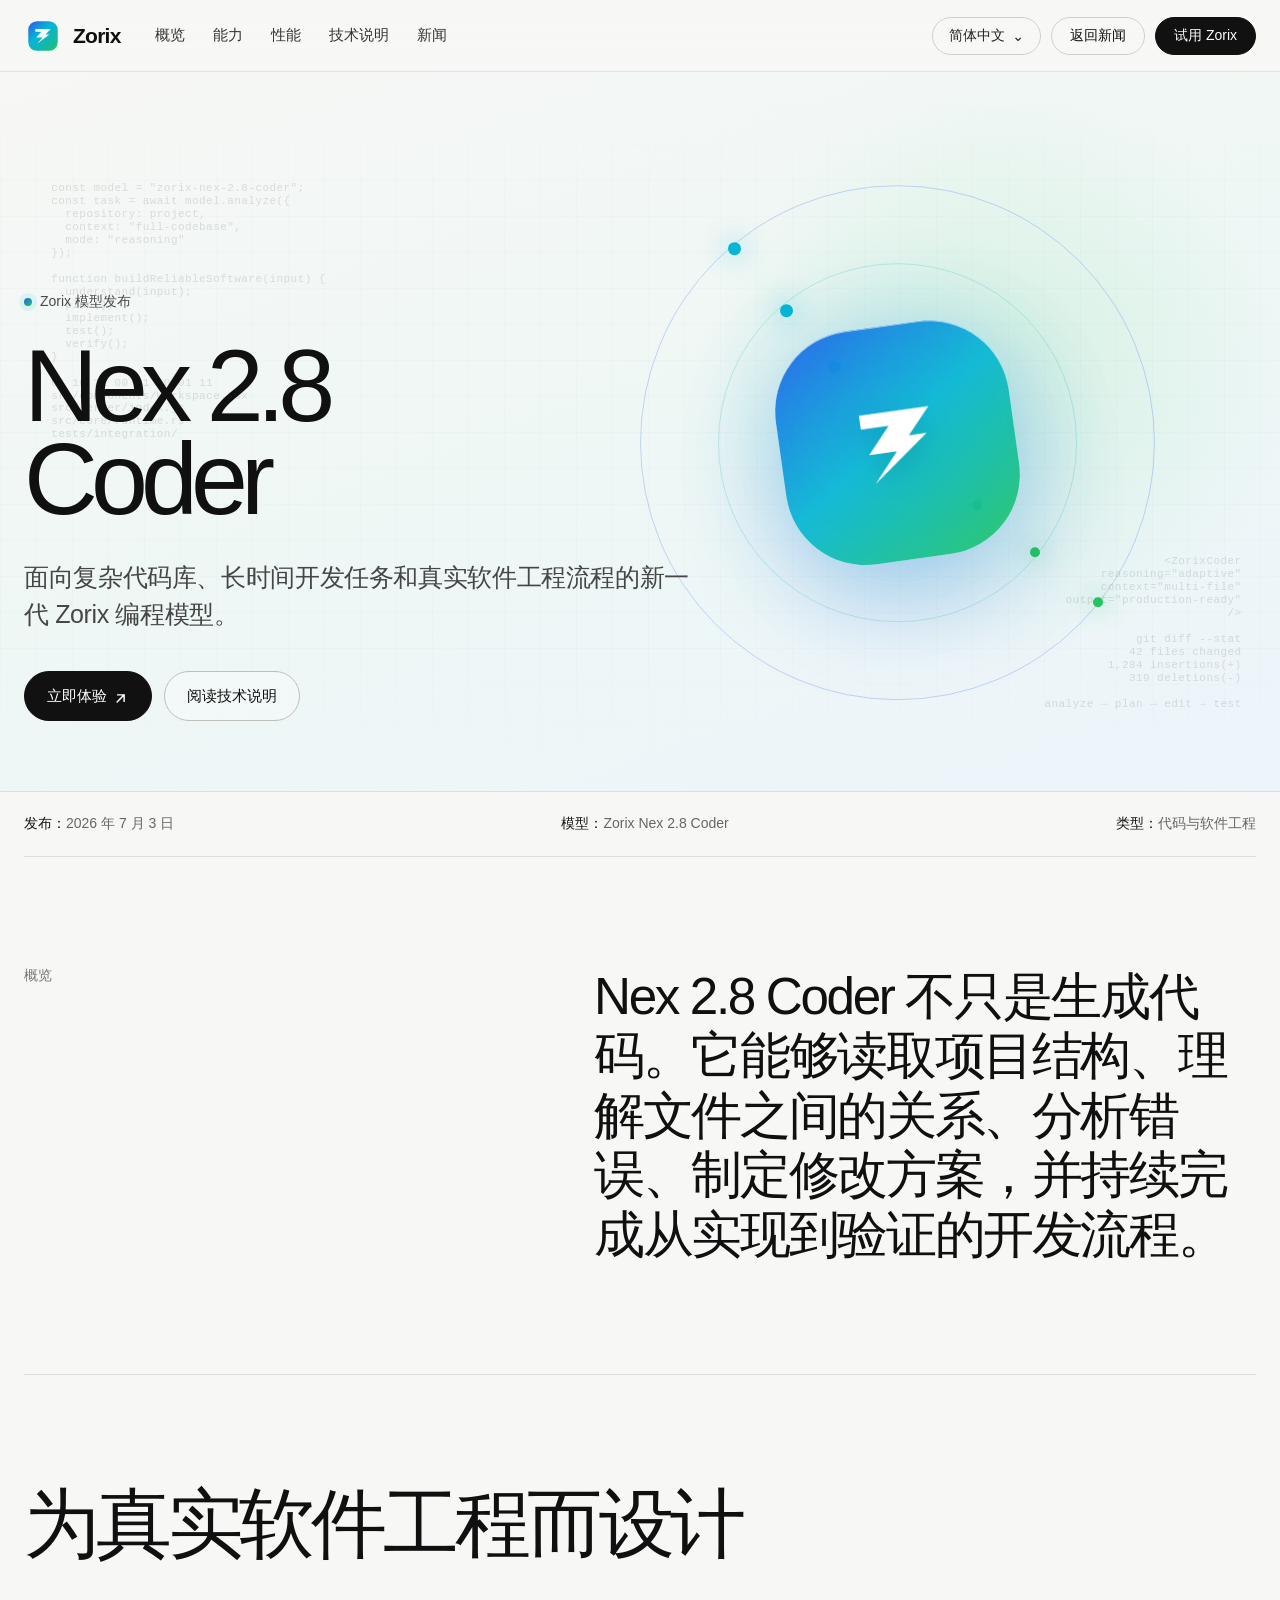
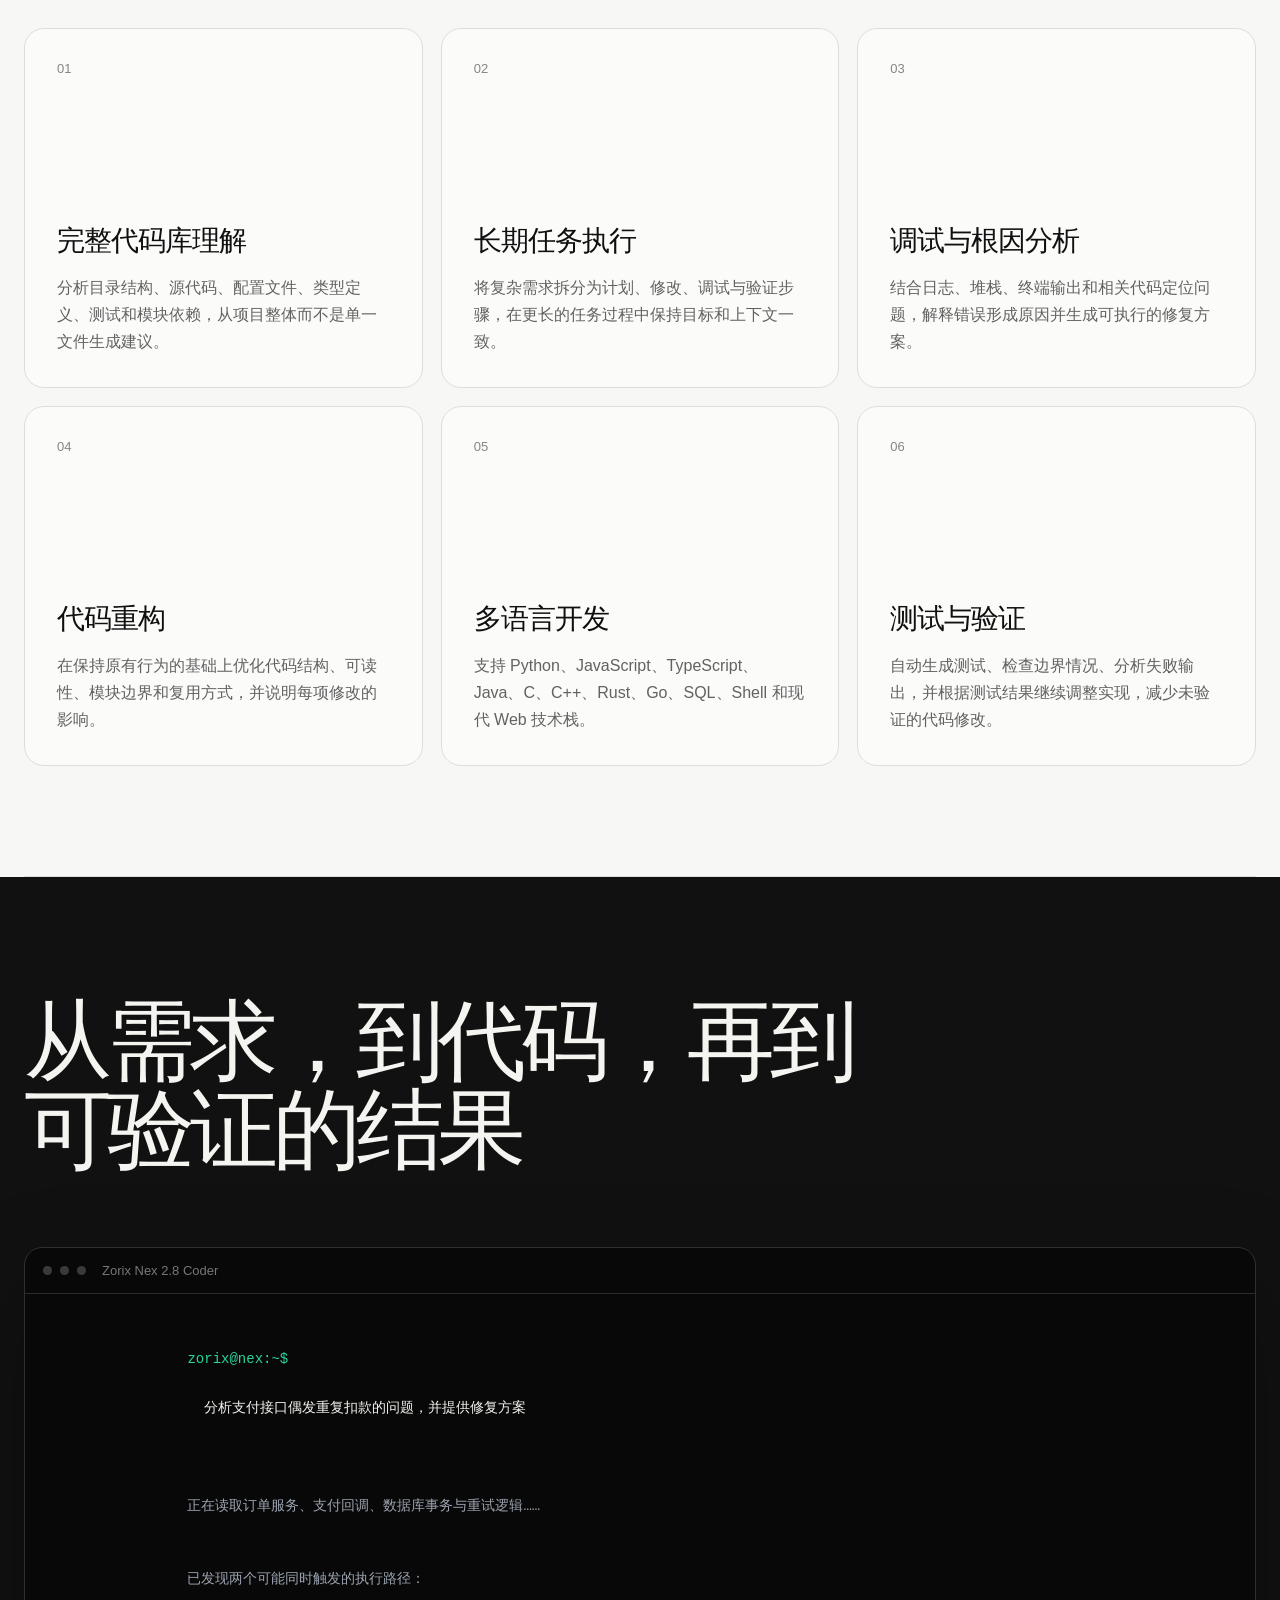
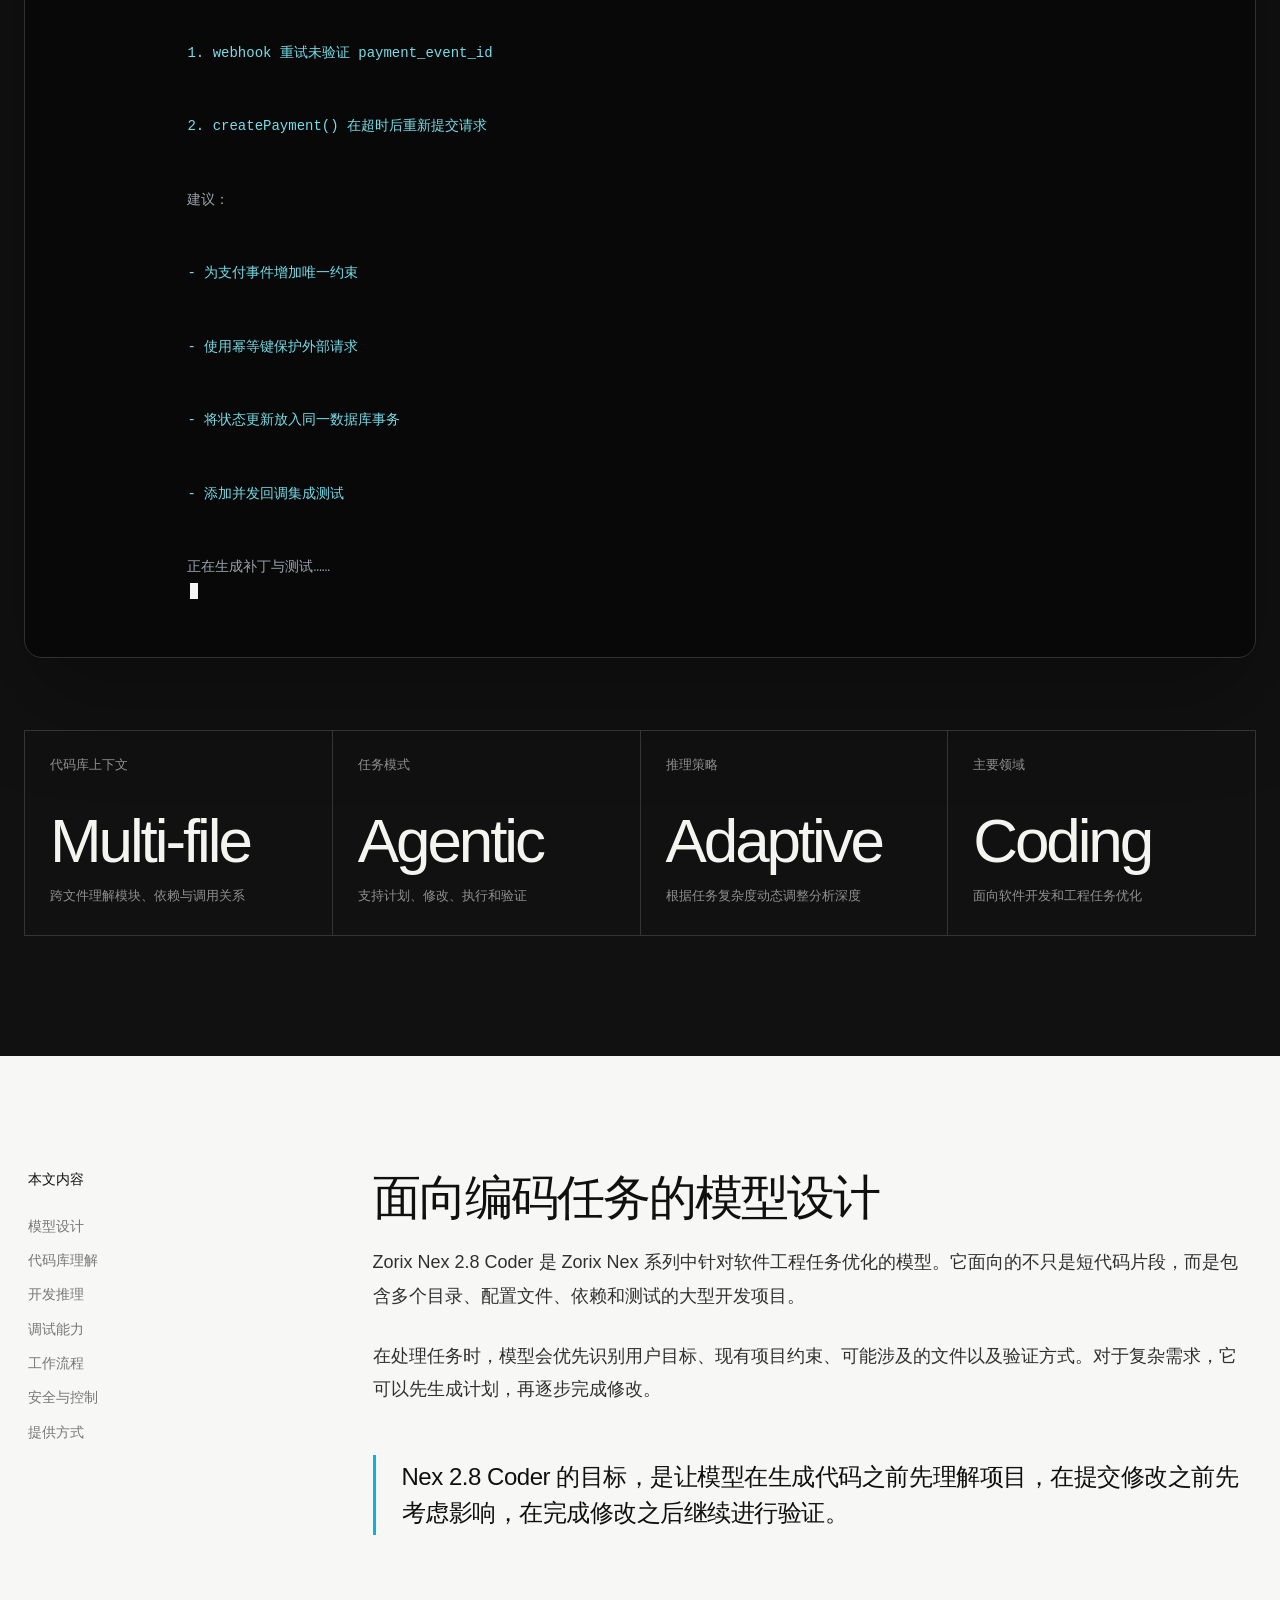
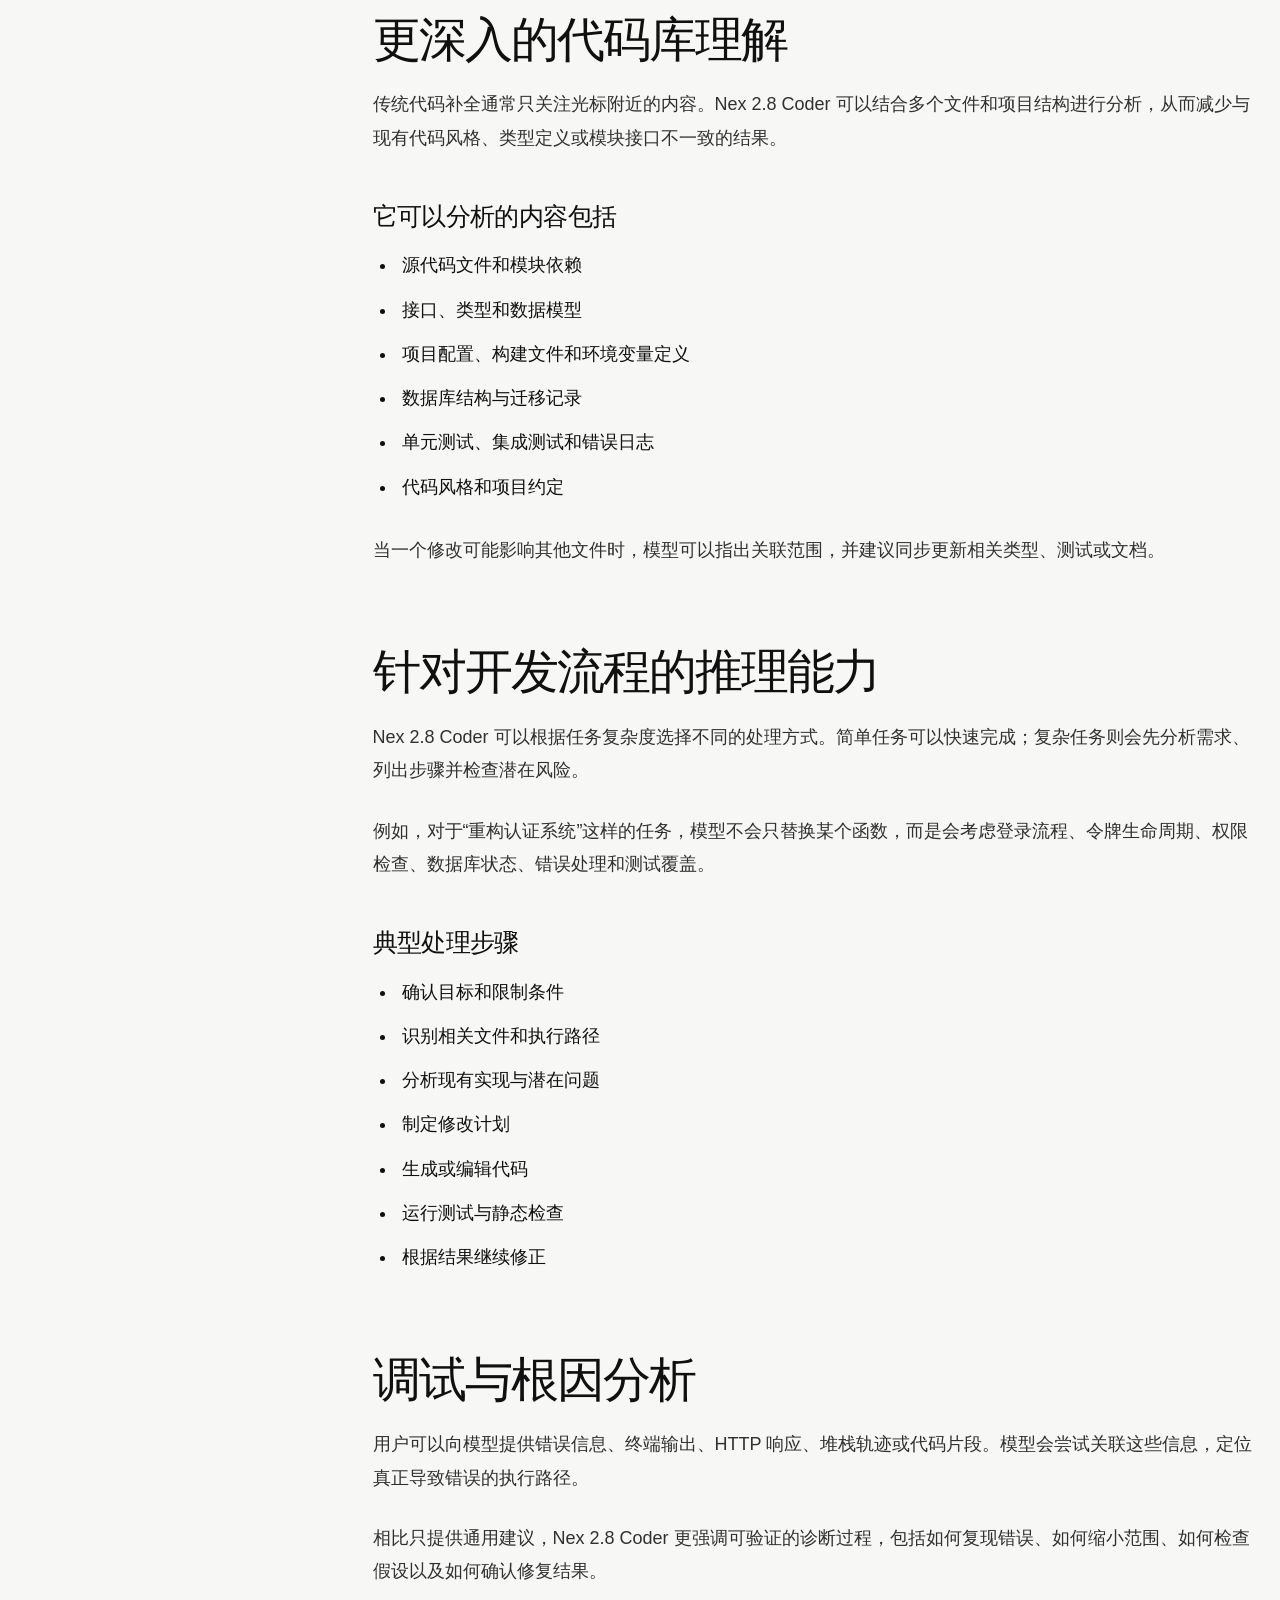
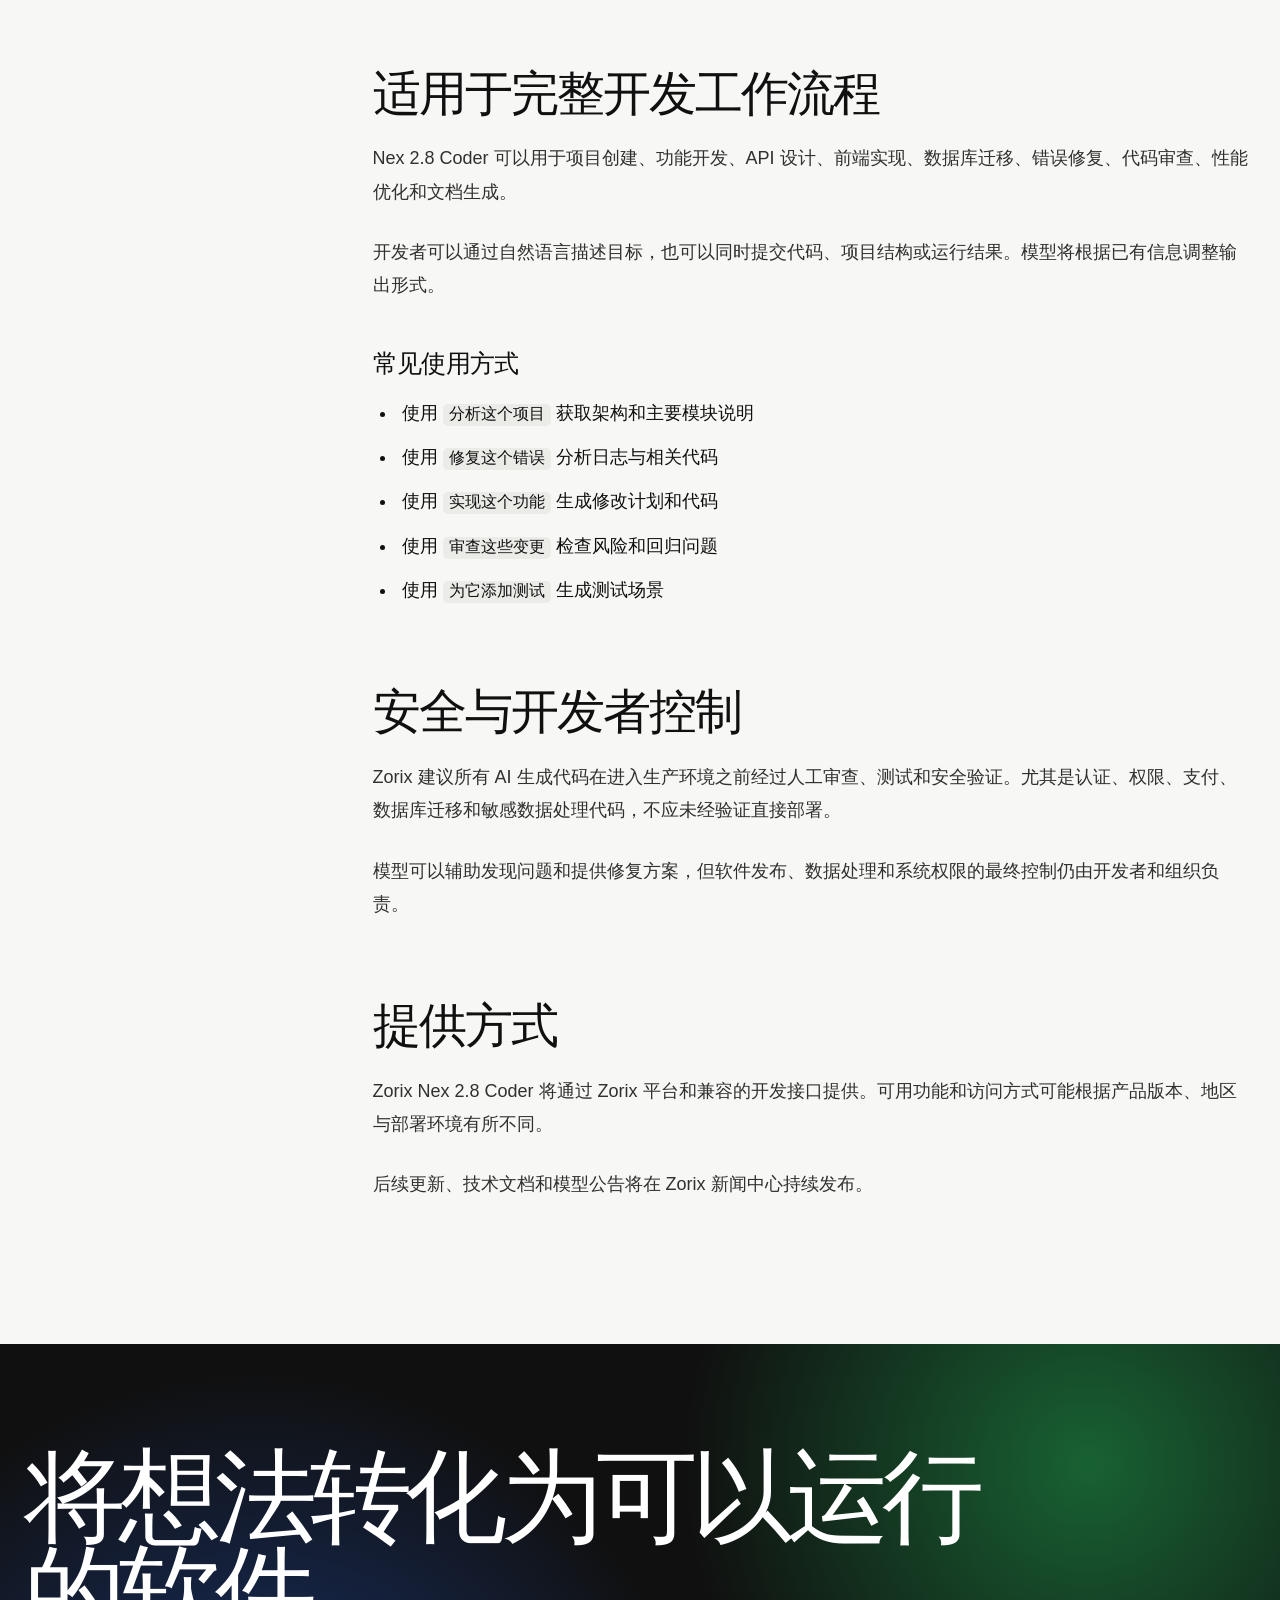
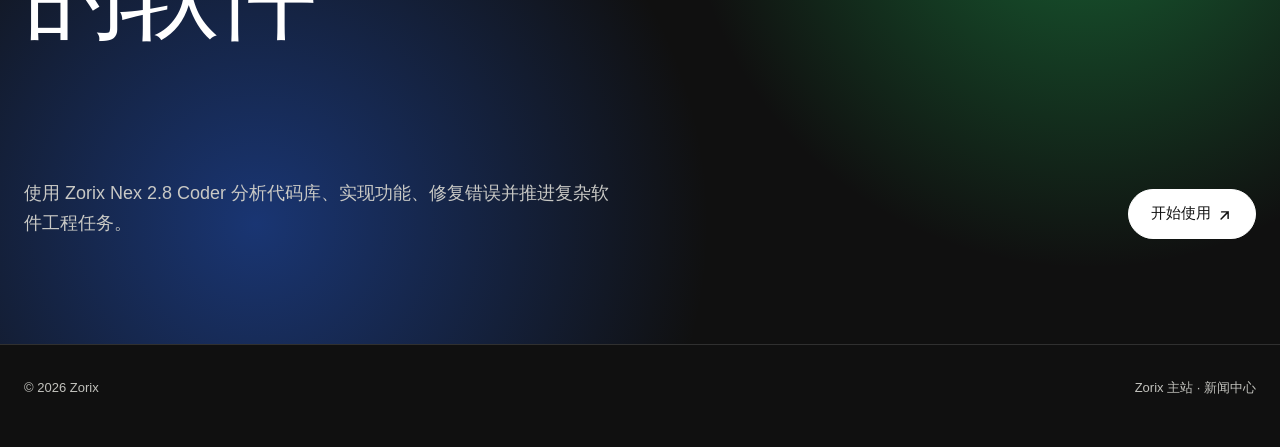
<file: zh-CN/nex-coder-2.8/index.html>
<!DOCTYPE html>
<html lang="zh-CN">
<head>
  <meta charset="UTF-8">
  <meta name="viewport" content="width=device-width,initial-scale=1">
  <meta name="theme-color" content="#f7f7f5">

  <title>Zorix Nex 2.8 Coder：面向复杂开发任务的新一代编码模型</title>

  <meta
    name="description"
    content="Zorix Nex 2.8 Coder 是面向代码生成、项目理解、调试、重构和复杂工程任务的新一代 AI 编程模型。"
  >

  <meta property="og:title" content="Zorix Nex 2.8 Coder">
  <meta
    property="og:description"
    content="更深入地理解代码库，更高效地完成复杂开发任务。"
  >
  <meta property="og:type" content="article">
  <meta
    property="og:url"
    content="https://news.zorix.it/zh-CN/nex-coder-2.8/"
  >
  <meta
    property="og:image"
    content="https://news.zorix.it/assets/zorix.png"
  >

  <link
    rel="canonical"
    href="https://news.zorix.it/zh-CN/nex-coder-2.8/"
  >

  <style>
    :root {
      --background: #f7f7f5;
      --surface: #ffffff;
      --text: #101010;
      --muted: #656565;
      --soft: #8b8b8b;
      --line: #deded9;
      --blue: #2563eb;
      --cyan: #06b6d4;
      --teal: #14b8a6;
      --green: #22c55e;
      --max-width: 1440px;
      --content-width: 880px;
    }

    * {
      box-sizing: border-box;
    }

    html {
      scroll-behavior: smooth;
    }

    body {
      margin: 0;
      color: var(--text);
      background: var(--background);
      font-family:
        "Noto Sans SC",
        "PingFang SC",
        "Microsoft YaHei",
        "Helvetica Neue",
        Arial,
        system-ui,
        -apple-system,
        sans-serif;
      -webkit-font-smoothing: antialiased;
      text-rendering: optimizeLegibility;
    }

    body.menu-open {
      overflow: hidden;
    }

    a {
      color: inherit;
    }

    button,
    input {
      font: inherit;
    }

    .page {
      min-height: 100vh;
      overflow: hidden;
    }

    .header {
      position: fixed;
      z-index: 50;
      top: 0;
      left: 0;
      right: 0;
      height: 72px;
      border-bottom: 1px solid rgba(0, 0, 0, 0.08);
      background: rgba(247, 247, 245, 0.88);
      backdrop-filter: blur(18px);
    }

    .header-inner {
      width: min(var(--max-width), calc(100% - 48px));
      height: 100%;
      margin: 0 auto;
      display: flex;
      align-items: center;
      gap: 34px;
    }

    .brand {
      display: inline-flex;
      align-items: center;
      gap: 11px;
      text-decoration: none;
      flex-shrink: 0;
    }

    .brand-logo {
      width: 38px;
      height: 38px;
      display: block;
    }

    .brand-name {
      font-size: 21px;
      line-height: 1;
      font-weight: 680;
      letter-spacing: -0.035em;
    }

    .desktop-nav {
      display: flex;
      align-items: center;
      gap: 28px;
      flex: 1;
    }

    .desktop-nav a {
      text-decoration: none;
      font-size: 15px;
      color: #343434;
      transition: opacity 0.18s ease;
    }

    .desktop-nav a:hover {
      opacity: 0.58;
    }

    .header-actions {
      display: flex;
      align-items: center;
      gap: 10px;
    }

    .header-button {
      min-height: 38px;
      padding: 0 18px;
      border: 1px solid #cfcfca;
      border-radius: 999px;
      background: transparent;
      text-decoration: none;
      display: inline-flex;
      align-items: center;
      justify-content: center;
      font-size: 14px;
      transition:
        background 0.18s ease,
        color 0.18s ease,
        border-color 0.18s ease;
    }

    .header-button.primary {
      color: white;
      border-color: #111;
      background: #111;
    }

    .header-button:hover {
      background: #e9e9e5;
    }

    .header-button.primary:hover {
      background: #343434;
    }

    .menu-button {
      width: 42px;
      height: 42px;
      display: none;
      place-items: center;
      border: 0;
      background: transparent;
      cursor: pointer;
    }

    .menu-button svg {
      width: 22px;
      height: 22px;
    }

    .mobile-menu {
      display: none;
    }

    main {
      padding-top: 72px;
    }

    .hero {
      position: relative;
      min-height: 720px;
      display: flex;
      align-items: flex-end;
      isolation: isolate;
      overflow: hidden;
      border-bottom: 1px solid var(--line);
    }

    .hero-background {
      position: absolute;
      inset: 0;
      z-index: -3;
      background:
        radial-gradient(
          circle at 70% 52%,
          rgba(6, 182, 212, 0.14),
          transparent 23%
        ),
        radial-gradient(
          circle at 78% 42%,
          rgba(34, 197, 94, 0.12),
          transparent 27%
        ),
        linear-gradient(
          160deg,
          #f7f7f5 0%,
          #eef7f5 55%,
          #edf4fb 100%
        );
    }

    .hero-grid {
      position: absolute;
      inset: 0;
      z-index: -2;
      opacity: 0.42;
      background-image:
        linear-gradient(rgba(0, 0, 0, 0.035) 1px, transparent 1px),
        linear-gradient(
          90deg,
          rgba(0, 0, 0, 0.035) 1px,
          transparent 1px
        );
      background-size: 36px 36px;
      mask-image:
        linear-gradient(to bottom, transparent, black 18%, black 80%, transparent);
    }

    .ascii-field {
      position: absolute;
      inset: 0;
      z-index: -1;
      overflow: hidden;
      color: rgba(16, 16, 16, 0.12);
      font-family:
        "SFMono-Regular",
        Consolas,
        "Liberation Mono",
        monospace;
      font-size: 11px;
      line-height: 1.18;
      letter-spacing: 0.04em;
      white-space: pre;
      user-select: none;
      pointer-events: none;
      animation: fieldFloat 18s ease-in-out infinite alternate;
    }

    .ascii-field pre {
      position: absolute;
      margin: 0;
    }

    .ascii-field .code-one {
      top: 110px;
      left: 4%;
    }

    .ascii-field .code-two {
      right: 3%;
      bottom: 80px;
      text-align: right;
    }

    .coder-core {
      position: absolute;
      right: clamp(30px, 8vw, 140px);
      top: 50%;
      width: min(44vw, 560px);
      aspect-ratio: 1;
      transform: translateY(-48%);
      display: grid;
      place-items: center;
      pointer-events: none;
    }

    .core-ring {
      position: absolute;
      inset: 4%;
      border: 1px solid rgba(37, 99, 235, 0.24);
      border-radius: 50%;
      animation: spin 28s linear infinite;
    }

    .core-ring::before,
    .core-ring::after {
      content: "";
      position: absolute;
      border-radius: 50%;
    }

    .core-ring::before {
      width: 13px;
      height: 13px;
      top: 11%;
      left: 17%;
      background: var(--cyan);
      box-shadow: 0 0 28px rgba(6, 182, 212, 0.8);
    }

    .core-ring::after {
      width: 10px;
      height: 10px;
      right: 10%;
      bottom: 18%;
      background: var(--green);
      box-shadow: 0 0 24px rgba(34, 197, 94, 0.72);
    }

    .core-ring.second {
      inset: 18%;
      border-color: rgba(20, 184, 166, 0.22);
      animation-duration: 19s;
      animation-direction: reverse;
    }

    .core-ring.third {
      inset: 31%;
      border-color: rgba(37, 99, 235, 0.2);
      animation-duration: 13s;
    }

    .core-object {
      position: relative;
      width: 42%;
      aspect-ratio: 1;
      border-radius: 34%;
      display: grid;
      place-items: center;
      background:
        linear-gradient(
          145deg,
          rgba(37, 99, 235, 0.96),
          rgba(6, 182, 212, 0.92) 48%,
          rgba(34, 197, 94, 0.92)
        );
      box-shadow:
        0 36px 100px rgba(37, 99, 235, 0.25),
        inset 0 1px 0 rgba(255, 255, 255, 0.55);
      transform: rotate(-8deg);
      animation: coreFloat 6s ease-in-out infinite;
    }

    .core-object::before {
      content: "";
      position: absolute;
      inset: -18%;
      border-radius: 40%;
      background:
        radial-gradient(
          circle,
          rgba(6, 182, 212, 0.2),
          transparent 68%
        );
      filter: blur(20px);
      z-index: -1;
    }

    .core-z {
      width: 53%;
      height: 53%;
      filter: drop-shadow(0 9px 14px rgba(0, 0, 0, 0.12));
    }

    .hero-content {
      width: min(var(--max-width), calc(100% - 48px));
      margin: 0 auto;
      padding: 140px 0 70px;
    }

    .hero-copy {
      max-width: 760px;
      position: relative;
      z-index: 3;
    }

    .tag {
      display: inline-flex;
      align-items: center;
      gap: 8px;
      margin-bottom: 28px;
      color: #4a4a4a;
      font-size: 14px;
      font-weight: 540;
    }

    .tag::before {
      content: "";
      width: 8px;
      height: 8px;
      border-radius: 50%;
      background:
        linear-gradient(135deg, var(--blue), var(--green));
      box-shadow: 0 0 0 5px rgba(6, 182, 212, 0.1);
    }

    .hero h1 {
      margin: 0;
      max-width: 740px;
      font-size: clamp(58px, 8vw, 112px);
      line-height: 0.91;
      font-weight: 520;
      letter-spacing: -0.068em;
    }

    .hero h1 span {
      display: block;
    }

    .hero-subtitle {
      max-width: 680px;
      margin: 34px 0 0;
      color: #464646;
      font-size: clamp(19px, 2vw, 25px);
      line-height: 1.48;
      letter-spacing: -0.015em;
    }

    .hero-actions {
      margin-top: 38px;
      display: flex;
      flex-wrap: wrap;
      gap: 12px;
    }

    .action {
      min-height: 50px;
      padding: 0 22px;
      display: inline-flex;
      align-items: center;
      justify-content: center;
      gap: 9px;
      border: 1px solid #bebeba;
      border-radius: 999px;
      text-decoration: none;
      font-size: 15px;
      background: rgba(255, 255, 255, 0.28);
      backdrop-filter: blur(10px);
      transition:
        transform 0.18s ease,
        background 0.18s ease;
    }

    .action.primary {
      color: #fff;
      border-color: #111;
      background: #111;
    }

    .action:hover {
      transform: translateY(-2px);
      background: white;
    }

    .action.primary:hover {
      background: #333;
    }

    .action svg {
      width: 13px;
      height: 13px;
    }

    .release-meta {
      width: min(var(--max-width), calc(100% - 48px));
      margin: 0 auto;
      padding: 23px 0;
      display: flex;
      align-items: center;
      justify-content: space-between;
      gap: 24px;
      color: #666;
      font-size: 14px;
      border-bottom: 1px solid var(--line);
    }

    .release-meta strong {
      color: #161616;
      font-weight: 560;
    }

    .intro-section {
      width: min(var(--max-width), calc(100% - 48px));
      margin: 0 auto;
      padding: 110px 0;
      display: grid;
      grid-template-columns: minmax(0, 0.82fr) minmax(0, 1.18fr);
      gap: 110px;
      border-bottom: 1px solid var(--line);
    }

    .section-label {
      color: #777;
      font-size: 14px;
      font-weight: 540;
    }

    .intro-lead {
      margin: 0;
      max-width: 850px;
      font-size: clamp(30px, 4vw, 54px);
      line-height: 1.16;
      font-weight: 470;
      letter-spacing: -0.046em;
    }

    .content-section {
      width: min(var(--max-width), calc(100% - 48px));
      margin: 0 auto;
      padding: 110px 0;
      border-bottom: 1px solid var(--line);
    }

    .section-heading {
      max-width: 850px;
      margin: 0 0 66px;
      font-size: clamp(40px, 6vw, 76px);
      line-height: 1.02;
      font-weight: 490;
      letter-spacing: -0.055em;
    }

    .feature-grid {
      display: grid;
      grid-template-columns: repeat(3, minmax(0, 1fr));
      gap: 18px;
    }

    .feature-card {
      min-height: 360px;
      padding: 32px;
      border: 1px solid var(--line);
      border-radius: 20px;
      background: rgba(255, 255, 255, 0.55);
      display: flex;
      flex-direction: column;
      justify-content: space-between;
      transition:
        transform 0.22s ease,
        border-color 0.22s ease,
        background 0.22s ease;
    }

    .feature-card:hover {
      transform: translateY(-5px);
      border-color: #bcbcb5;
      background: white;
    }

    .feature-number {
      color: #858585;
      font-size: 13px;
    }

    .feature-card h3 {
      margin: 0 0 17px;
      font-size: 28px;
      line-height: 1.15;
      font-weight: 530;
      letter-spacing: -0.035em;
    }

    .feature-card p {
      margin: 0;
      color: #626262;
      font-size: 16px;
      line-height: 1.7;
    }

    .dark-section {
      color: #f4f4f0;
      background: #111;
    }

    .dark-inner {
      width: min(var(--max-width), calc(100% - 48px));
      margin: 0 auto;
      padding: 120px 0;
    }

    .dark-heading {
      max-width: 900px;
      margin: 0;
      font-size: clamp(42px, 7vw, 88px);
      line-height: 1.01;
      font-weight: 470;
      letter-spacing: -0.058em;
    }

    .terminal {
      margin-top: 72px;
      border: 1px solid #303030;
      border-radius: 18px;
      overflow: hidden;
      background: #080808;
      box-shadow: 0 40px 100px rgba(0, 0, 0, 0.3);
    }

    .terminal-bar {
      height: 46px;
      padding: 0 18px;
      border-bottom: 1px solid #292929;
      display: flex;
      align-items: center;
      gap: 8px;
      color: #777;
      font-size: 13px;
    }

    .terminal-dot {
      width: 9px;
      height: 9px;
      border-radius: 50%;
      background: #3a3a3a;
    }

    .terminal-title {
      margin-left: 8px;
    }

    .terminal-body {
      padding: 28px;
      min-height: 440px;
      overflow: auto;
      color: #d6d8d7;
      font-family:
        "SFMono-Regular",
        Consolas,
        "Liberation Mono",
        monospace;
      font-size: 14px;
      line-height: 1.75;
    }

    .terminal-line {
      display: block;
      white-space: pre-wrap;
    }

    .prompt {
      color: #29d49f;
    }

    .command {
      color: #f4f4f0;
    }

    .answer {
      color: #9ca3af;
    }

    .code {
      color: #78dce8;
    }

    .cursor {
      display: inline-block;
      width: 8px;
      height: 16px;
      margin-left: 3px;
      vertical-align: -3px;
      background: #f5f5f5;
      animation: blink 0.9s step-end infinite;
    }

    .benchmark-grid {
      margin-top: 72px;
      display: grid;
      grid-template-columns: repeat(4, minmax(0, 1fr));
      border-top: 1px solid #343434;
      border-left: 1px solid #343434;
    }

    .benchmark {
      min-height: 205px;
      padding: 25px;
      border-right: 1px solid #343434;
      border-bottom: 1px solid #343434;
    }

    .benchmark-label {
      color: #8f8f8f;
      font-size: 13px;
    }

    .benchmark-value {
      margin-top: 36px;
      font-size: clamp(36px, 5vw, 62px);
      line-height: 1;
      font-weight: 480;
      letter-spacing: -0.05em;
    }

    .benchmark-note {
      margin-top: 14px;
      color: #8f8f8f;
      font-size: 13px;
      line-height: 1.5;
    }

    .article-section {
      width: min(var(--max-width), calc(100% - 48px));
      margin: 0 auto;
      padding: 115px 0;
      display: grid;
      grid-template-columns: 250px minmax(0, var(--content-width));
      gap: 95px;
      justify-content: center;
    }

    .article-index {
      position: sticky;
      top: 100px;
      align-self: start;
    }

    .article-index strong {
      display: block;
      margin-bottom: 20px;
      font-size: 14px;
      font-weight: 560;
    }

    .article-index a {
      display: block;
      padding: 7px 0;
      color: #777;
      text-decoration: none;
      font-size: 14px;
      line-height: 1.45;
    }

    .article-index a:hover {
      color: #111;
    }

    .article-body {
      min-width: 0;
      font-size: 18px;
      line-height: 1.85;
    }

    .article-body h2 {
      margin: 78px 0 22px;
      font-size: clamp(32px, 4vw, 48px);
      line-height: 1.12;
      font-weight: 520;
      letter-spacing: -0.04em;
    }

    .article-body h2:first-child {
      margin-top: 0;
    }

    .article-body h3 {
      margin: 46px 0 17px;
      font-size: 25px;
      line-height: 1.25;
      font-weight: 550;
      letter-spacing: -0.025em;
    }

    .article-body p {
      margin: 0 0 27px;
      color: #303030;
    }

    .article-body ul {
      margin: 0 0 30px;
      padding-left: 24px;
    }

    .article-body li {
      margin: 11px 0;
      padding-left: 5px;
    }

    .article-body blockquote {
      margin: 48px 0;
      padding: 4px 0 4px 26px;
      border-left: 3px solid var(--cyan);
      font-size: 24px;
      line-height: 1.5;
      letter-spacing: -0.02em;
    }

    .article-body code {
      padding: 2px 6px;
      border-radius: 5px;
      background: #ebebe7;
      font-family:
        "SFMono-Regular",
        Consolas,
        monospace;
      font-size: 0.88em;
    }

    .cta {
      color: white;
      background:
        radial-gradient(
          circle at 85% 20%,
          rgba(34, 197, 94, 0.45),
          transparent 34%
        ),
        radial-gradient(
          circle at 20% 80%,
          rgba(37, 99, 235, 0.45),
          transparent 40%
        ),
        #101010;
    }

    .cta-inner {
      width: min(var(--max-width), calc(100% - 48px));
      min-height: 600px;
      margin: 0 auto;
      padding: 105px 0;
      display: flex;
      flex-direction: column;
      justify-content: space-between;
    }

    .cta h2 {
      max-width: 1000px;
      margin: 0;
      font-size: clamp(52px, 8vw, 106px);
      line-height: 0.94;
      font-weight: 470;
      letter-spacing: -0.065em;
    }

    .cta-bottom {
      display: flex;
      align-items: flex-end;
      justify-content: space-between;
      gap: 30px;
    }

    .cta p {
      max-width: 600px;
      margin: 0;
      color: #c9c9c5;
      font-size: 18px;
      line-height: 1.65;
    }

    .cta .action {
      border-color: white;
      color: #111;
      background: white;
      flex-shrink: 0;
    }

    .footer {
      color: #c2c2bd;
      background: #101010;
      border-top: 1px solid #303030;
    }

    .footer-inner {
      width: min(var(--max-width), calc(100% - 48px));
      margin: 0 auto;
      padding: 34px 0 50px;
      display: flex;
      align-items: center;
      justify-content: space-between;
      gap: 24px;
      font-size: 13px;
    }

    .footer a {
      text-decoration: none;
    }

    .reveal {
      opacity: 0;
      transform: translateY(28px);
      transition:
        opacity 0.75s ease,
        transform 0.75s ease;
    }

    .reveal.visible {
      opacity: 1;
      transform: none;
    }

    @keyframes spin {
      to {
        transform: rotate(360deg);
      }
    }

    @keyframes coreFloat {
      0%,
      100% {
        transform: rotate(-8deg) translateY(0);
      }

      50% {
        transform: rotate(-4deg) translateY(-14px);
      }
    }

    @keyframes fieldFloat {
      from {
        transform: translate3d(-8px, -5px, 0);
      }

      to {
        transform: translate3d(14px, 9px, 0);
      }
    }

    @keyframes blink {
      50% {
        opacity: 0;
      }
    }

    @media (max-width: 1000px) {
      .desktop-nav,
      .header-actions .secondary {
        display: none;
      }

      .header-actions {
        margin-left: auto;
      }

      .menu-button {
        display: grid;
      }

      .mobile-menu {
        position: fixed;
        z-index: 49;
        inset: 72px 0 0;
        padding: 32px 24px;
        background: var(--background);
        display: flex;
        flex-direction: column;
        gap: 12px;
        transform: translateY(-120%);
        transition: transform 0.28s ease;
      }

      .mobile-menu.open {
        transform: translateY(0);
      }

      .mobile-menu a {
        padding: 12px 0;
        border-bottom: 1px solid var(--line);
        text-decoration: none;
        font-size: 28px;
        font-weight: 500;
        letter-spacing: -0.035em;
      }

      .intro-section {
        grid-template-columns: 1fr;
        gap: 34px;
      }

      .feature-grid {
        grid-template-columns: 1fr;
      }

      .feature-card {
        min-height: 290px;
      }

      .benchmark-grid {
        grid-template-columns: repeat(2, minmax(0, 1fr));
      }

      .article-section {
        grid-template-columns: 1fr;
        gap: 45px;
      }

      .article-index {
        position: static;
        display: grid;
        grid-template-columns: repeat(2, minmax(0, 1fr));
      }

      .article-index strong {
        grid-column: 1 / -1;
      }
    }

    @media (max-width: 760px) {
      .header-inner,
      .hero-content,
      .release-meta,
      .intro-section,
      .content-section,
      .dark-inner,
      .article-section,
      .cta-inner,
      .footer-inner {
        width: calc(100% - 30px);
      }

      .header {
        height: 66px;
      }

      .header-inner {
        gap: 15px;
      }

      .brand-logo {
        width: 34px;
        height: 34px;
      }

      .brand-name {
        font-size: 19px;
      }

      main {
        padding-top: 66px;
      }

      .mobile-menu {
        top: 66px;
      }

      .header-button.primary {
        display: none;
      }

      .hero {
        min-height: 720px;
        align-items: flex-end;
      }

      .hero-content {
        padding: 320px 0 48px;
      }

      .hero h1 {
        font-size: clamp(54px, 16vw, 76px);
        line-height: 0.94;
      }

      .hero-subtitle {
        margin-top: 25px;
        font-size: 18px;
      }

      .coder-core {
        width: 420px;
        max-width: 100vw;
        right: -105px;
        top: 29%;
      }

      .ascii-field {
        font-size: 9px;
      }

      .release-meta {
        align-items: flex-start;
        flex-direction: column;
      }

      .intro-section,
      .content-section,
      .dark-inner,
      .article-section {
        padding-top: 78px;
        padding-bottom: 78px;
      }

      .intro-lead {
        font-size: 34px;
      }

      .section-heading {
        margin-bottom: 42px;
        font-size: 46px;
      }

      .feature-card {
        padding: 26px;
      }

      .dark-heading {
        font-size: 49px;
      }

      .terminal {
        margin-top: 48px;
      }

      .terminal-body {
        min-height: 390px;
        padding: 20px;
        font-size: 12px;
      }

      .benchmark-grid {
        grid-template-columns: 1fr;
      }

      .benchmark {
        min-height: 170px;
      }

      .article-index {
        grid-template-columns: 1fr;
      }

      .article-body {
        font-size: 17px;
        line-height: 1.82;
      }

      .article-body h2 {
        margin-top: 62px;
        font-size: 34px;
      }

      .article-body blockquote {
        font-size: 21px;
      }

      .cta-inner {
        min-height: 540px;
      }

      .cta h2 {
        font-size: 58px;
      }

      .cta-bottom {
        align-items: flex-start;
        flex-direction: column;
      }

      .footer-inner {
        align-items: flex-start;
        flex-direction: column;
      }
    }


    .language-switcher {
      position: relative;
      flex-shrink: 0;
    }

    .language-trigger {
      min-height: 38px;
      padding: 0 16px;
      border: 1px solid #cfcfca;
      border-radius: 999px;
      background: transparent;
      color: #222;
      cursor: pointer;
      display: inline-flex;
      align-items: center;
      gap: 7px;
      font-size: 14px;
    }

    .language-menu {
      position: absolute;
      top: 48px;
      right: 0;
      width: 176px;
      padding: 7px;
      border: 1px solid #deded9;
      border-radius: 14px;
      background: rgba(255, 255, 255, 0.97);
      box-shadow: 0 20px 55px rgba(0, 0, 0, 0.12);
      backdrop-filter: blur(18px);
      opacity: 0;
      visibility: hidden;
      transform: translateY(-6px);
      transition:
        opacity 0.18s ease,
        visibility 0.18s ease,
        transform 0.18s ease;
    }

    .language-switcher.open .language-menu {
      opacity: 1;
      visibility: visible;
      transform: none;
    }

    .language-menu a {
      display: flex;
      justify-content: space-between;
      padding: 10px 11px;
      border-radius: 9px;
      color: #333;
      text-decoration: none;
      font-size: 14px;
    }

    .language-menu a:hover,
    .language-menu a.active {
      background: #f0f3f2;
      color: #111;
    }

    @media (max-width: 760px) {
      .language-trigger {
        min-height: 36px;
        padding: 0 12px;
      }
    }

    @media (prefers-reduced-motion: reduce) {
      *,
      *::before,
      *::after {
        scroll-behavior: auto !important;
        animation-duration: 0.01ms !important;
        animation-iteration-count: 1 !important;
        transition-duration: 0.01ms !important;
      }
    }
  </style>
  <link rel="icon" type="image/svg+xml" href="../../favicon.svg">
</head>

<body>
  <div class="page">
    <header class="header">
      <div class="header-inner">
        <a class="brand" href="https://zorix.it/" aria-label="Zorix 主页">
          <svg
            class="brand-logo"
            width="160"
            height="160"
            viewBox="0 0 160 160"
            xmlns="http://www.w3.org/2000/svg"
            aria-hidden="true"
          >
            <defs>
              <linearGradient
                id="headerCore"
                x1="28"
                y1="20"
                x2="134"
                y2="140"
                gradientUnits="userSpaceOnUse"
              >
                <stop offset="0%" stop-color="#2563EB"/>
                <stop offset="40%" stop-color="#06B6D4"/>
                <stop offset="75%" stop-color="#14B8A6"/>
                <stop offset="100%" stop-color="#22C55E"/>
              </linearGradient>

              <linearGradient
                id="headerZ"
                x1="48"
                y1="46"
                x2="112"
                y2="114"
                gradientUnits="userSpaceOnUse"
              >
                <stop offset="0%" stop-color="#FFFFFF"/>
                <stop offset="100%" stop-color="#ECFEFF"/>
              </linearGradient>
            </defs>

            <rect
              x="18"
              y="18"
              width="124"
              height="124"
              rx="36"
              fill="url(#headerCore)"
            />

            <path
              d="M48 50H112L91 74H107L55 113L78 86H52L73 62H48Z"
              fill="url(#headerZ)"
            />
          </svg>

          <span class="brand-name">Zorix</span>
        </a>

        <nav class="desktop-nav" aria-label="主导航">
          <a href="#overview">概览</a>
          <a href="#capabilities">能力</a>
          <a href="#performance">性能</a>
          <a href="#technical">技术说明</a>
          <a href="https://news.zorix.it/zh-CN/news/">新闻</a>
        </nav>

        <div class="header-actions">

          <div class="language-switcher" id="languageSwitcher">
            <button
              class="language-trigger"
              id="languageTrigger"
              type="button"
              aria-expanded="false"
              aria-haspopup="menu"
            >
              简体中文
              <span aria-hidden="true">⌄</span>
            </button>

            <div class="language-menu" role="menu">
              <a class="active" href="/zh-CN/nex-coder-2.8/">
                简体中文 <span>✓</span>
              </a>
              <a href="/en/nex-coder-2.8/">
                English <span></span>
              </a>
              <a href="/it/nex-coder-2.8/">
                Italiano <span></span>
              </a>
            </div>
          </div>

          <a
            class="header-button secondary"
            href="https://news.zorix.it/zh-CN/news/"
          >
            返回新闻
          </a>

          <a
            class="header-button primary"
            href="https://zorix.it/chat"
          >
            试用 Zorix
          </a>

          <button
            class="menu-button"
            id="menuButton"
            type="button"
            aria-label="打开导航"
            aria-expanded="false"
          >
            <svg viewBox="0 0 24 24" fill="none">
              <path
                d="M4 7h16M4 12h16M4 17h16"
                stroke="currentColor"
                stroke-width="1.7"
                stroke-linecap="round"
              />
            </svg>
          </button>
        </div>
      </div>
    </header>

    <nav class="mobile-menu" id="mobileMenu">
      <a href="#overview">概览</a>
      <a href="#capabilities">能力</a>
      <a href="#performance">性能</a>
      <a href="#technical">技术说明</a>
      <a href="https://news.zorix.it/zh-CN/news/">Zorix 新闻</a>
      <a href="https://zorix.it/chat">试用 Zorix</a>
    </nav>

    <main>
      <section class="hero">
        <div class="hero-background"></div>
        <div class="hero-grid"></div>

        <div class="ascii-field" aria-hidden="true">
<pre class="code-one">
const model = "zorix-nex-2.8-coder";
const task = await model.analyze({
  repository: project,
  context: "full-codebase",
  mode: "reasoning"
});

function buildReliableSoftware(input) {
  understand(input);
  plan();
  implement();
  test();
  verify();
}

01 10 11 00 01 10 01 11
src/components/Workspace.tsx
src/server/index.js
src/core/runtime.rs
tests/integration/
</pre>

<pre class="code-two">
&lt;ZorixCoder
  reasoning="adaptive"
  context="multi-file"
  output="production-ready"
/&gt;

git diff --stat
 42 files changed
 1,284 insertions(+)
 319 deletions(-)

analyze → plan → edit → test
</pre>
        </div>

        <div class="coder-core" aria-hidden="true">
          <div class="core-ring"></div>
          <div class="core-ring second"></div>
          <div class="core-ring third"></div>

          <div class="core-object">
            <svg
              class="core-z"
              viewBox="0 0 160 160"
              xmlns="http://www.w3.org/2000/svg"
            >
              <path
                d="M36 39H126L96 73H119L45 129L78 91H42L72 57H36Z"
                fill="white"
              />
            </svg>
          </div>
        </div>

        <div class="hero-content">
          <div class="hero-copy">
            <div class="tag">Zorix 模型发布</div>

            <h1>
              <span>Nex 2.8</span>
              <span>Coder</span>
            </h1>

            <p class="hero-subtitle">
              面向复杂代码库、长时间开发任务和真实软件工程流程的新一代
              Zorix 编程模型。
            </p>

            <div class="hero-actions">
              <a class="action primary" href="https://zorix.it/chat">
                立即体验
                <svg viewBox="0 0 12 12" fill="none">
                  <path
                    d="M1.5 4.5h6v6M7.5 4.5l-6.5 6.5"
                    stroke="currentColor"
                    stroke-width="1.35"
                    stroke-linecap="round"
                    stroke-linejoin="round"
                  />
                </svg>
              </a>

              <a class="action" href="#technical">
                阅读技术说明
              </a>
            </div>
          </div>
        </div>
      </section>

      <div class="release-meta">
        <span><strong>发布：</strong>2026 年 7 月 3 日</span>
        <span><strong>模型：</strong>Zorix Nex 2.8 Coder</span>
        <span><strong>类型：</strong>代码与软件工程</span>
      </div>

      <section class="intro-section reveal" id="overview">
        <div class="section-label">概览</div>

        <p class="intro-lead">
          Nex 2.8 Coder 不只是生成代码。它能够读取项目结构、理解文件之间的关系、分析错误、制定修改方案，并持续完成从实现到验证的开发流程。
        </p>
      </section>

      <section class="content-section" id="capabilities">
        <h2 class="section-heading reveal">
          为真实软件工程而设计
        </h2>

        <div class="feature-grid">
          <article class="feature-card reveal">
            <span class="feature-number">01</span>

            <div>
              <h3>完整代码库理解</h3>

              <p>
                分析目录结构、源代码、配置文件、类型定义、测试和模块依赖，从项目整体而不是单一文件生成建议。
              </p>
            </div>
          </article>

          <article class="feature-card reveal">
            <span class="feature-number">02</span>

            <div>
              <h3>长期任务执行</h3>

              <p>
                将复杂需求拆分为计划、修改、调试与验证步骤，在更长的任务过程中保持目标和上下文一致。
              </p>
            </div>
          </article>

          <article class="feature-card reveal">
            <span class="feature-number">03</span>

            <div>
              <h3>调试与根因分析</h3>

              <p>
                结合日志、堆栈、终端输出和相关代码定位问题，解释错误形成原因并生成可执行的修复方案。
              </p>
            </div>
          </article>

          <article class="feature-card reveal">
            <span class="feature-number">04</span>

            <div>
              <h3>代码重构</h3>

              <p>
                在保持原有行为的基础上优化代码结构、可读性、模块边界和复用方式，并说明每项修改的影响。
              </p>
            </div>
          </article>

          <article class="feature-card reveal">
            <span class="feature-number">05</span>

            <div>
              <h3>多语言开发</h3>

              <p>
                支持 Python、JavaScript、TypeScript、Java、C、C++、Rust、Go、SQL、Shell 和现代 Web 技术栈。
              </p>
            </div>
          </article>

          <article class="feature-card reveal">
            <span class="feature-number">06</span>

            <div>
              <h3>测试与验证</h3>

              <p>
                自动生成测试、检查边界情况、分析失败输出，并根据测试结果继续调整实现，减少未验证的代码修改。
              </p>
            </div>
          </article>
        </div>
      </section>

      <section class="dark-section" id="performance">
        <div class="dark-inner">
          <h2 class="dark-heading reveal">
            从需求，到代码，再到可验证的结果
          </h2>

          <div class="terminal reveal">
            <div class="terminal-bar">
              <span class="terminal-dot"></span>
              <span class="terminal-dot"></span>
              <span class="terminal-dot"></span>
              <span class="terminal-title">Zorix Nex 2.8 Coder</span>
            </div>

            <div class="terminal-body" id="terminalBody">
              <span class="terminal-line">
                <span class="prompt">zorix@nex:~$</span>
                <span class="command">
                  分析支付接口偶发重复扣款的问题，并提供修复方案
                </span>
              </span>

              <span class="terminal-line answer">
                正在读取订单服务、支付回调、数据库事务与重试逻辑……
              </span>

              <span class="terminal-line answer">
                已发现两个可能同时触发的执行路径：
              </span>

              <span class="terminal-line code">
                1. webhook 重试未验证 payment_event_id
              </span>

              <span class="terminal-line code">
                2. createPayment() 在超时后重新提交请求
              </span>

              <span class="terminal-line answer">
                建议：
              </span>

              <span class="terminal-line code">
                - 为支付事件增加唯一约束
              </span>

              <span class="terminal-line code">
                - 使用幂等键保护外部请求
              </span>

              <span class="terminal-line code">
                - 将状态更新放入同一数据库事务
              </span>

              <span class="terminal-line code">
                - 添加并发回调集成测试
              </span>

              <span class="terminal-line answer">
                正在生成补丁与测试……
                <span class="cursor"></span>
              </span>
            </div>
          </div>

          <div class="benchmark-grid">
            <div class="benchmark reveal">
              <div class="benchmark-label">代码库上下文</div>
              <div class="benchmark-value">Multi-file</div>
              <div class="benchmark-note">
                跨文件理解模块、依赖与调用关系
              </div>
            </div>

            <div class="benchmark reveal">
              <div class="benchmark-label">任务模式</div>
              <div class="benchmark-value">Agentic</div>
              <div class="benchmark-note">
                支持计划、修改、执行和验证
              </div>
            </div>

            <div class="benchmark reveal">
              <div class="benchmark-label">推理策略</div>
              <div class="benchmark-value">Adaptive</div>
              <div class="benchmark-note">
                根据任务复杂度动态调整分析深度
              </div>
            </div>

            <div class="benchmark reveal">
              <div class="benchmark-label">主要领域</div>
              <div class="benchmark-value">Coding</div>
              <div class="benchmark-note">
                面向软件开发和工程任务优化
              </div>
            </div>
          </div>
        </div>
      </section>

      <section class="article-section" id="technical">
        <aside class="article-index">
          <strong>本文内容</strong>
          <a href="#model-design">模型设计</a>
          <a href="#repository">代码库理解</a>
          <a href="#reasoning">开发推理</a>
          <a href="#debugging">调试能力</a>
          <a href="#workflow">工作流程</a>
          <a href="#safety">安全与控制</a>
          <a href="#availability">提供方式</a>
        </aside>

        <article class="article-body">
          <h2 id="model-design">面向编码任务的模型设计</h2>

          <p>
            Zorix Nex 2.8 Coder 是 Zorix Nex 系列中针对软件工程任务优化的模型。它面向的不只是短代码片段，而是包含多个目录、配置文件、依赖和测试的大型开发项目。
          </p>

          <p>
            在处理任务时，模型会优先识别用户目标、现有项目约束、可能涉及的文件以及验证方式。对于复杂需求，它可以先生成计划，再逐步完成修改。
          </p>

          <blockquote>
            Nex 2.8 Coder 的目标，是让模型在生成代码之前先理解项目，在提交修改之前先考虑影响，在完成修改之后继续进行验证。
          </blockquote>

          <h2 id="repository">更深入的代码库理解</h2>

          <p>
            传统代码补全通常只关注光标附近的内容。Nex 2.8 Coder 可以结合多个文件和项目结构进行分析，从而减少与现有代码风格、类型定义或模块接口不一致的结果。
          </p>

          <h3>它可以分析的内容包括</h3>

          <ul>
            <li>源代码文件和模块依赖</li>
            <li>接口、类型和数据模型</li>
            <li>项目配置、构建文件和环境变量定义</li>
            <li>数据库结构与迁移记录</li>
            <li>单元测试、集成测试和错误日志</li>
            <li>代码风格和项目约定</li>
          </ul>

          <p>
            当一个修改可能影响其他文件时，模型可以指出关联范围，并建议同步更新相关类型、测试或文档。
          </p>

          <h2 id="reasoning">针对开发流程的推理能力</h2>

          <p>
            Nex 2.8 Coder 可以根据任务复杂度选择不同的处理方式。简单任务可以快速完成；复杂任务则会先分析需求、列出步骤并检查潜在风险。
          </p>

          <p>
            例如，对于“重构认证系统”这样的任务，模型不会只替换某个函数，而是会考虑登录流程、令牌生命周期、权限检查、数据库状态、错误处理和测试覆盖。
          </p>

          <h3>典型处理步骤</h3>

          <ul>
            <li>确认目标和限制条件</li>
            <li>识别相关文件和执行路径</li>
            <li>分析现有实现与潜在问题</li>
            <li>制定修改计划</li>
            <li>生成或编辑代码</li>
            <li>运行测试与静态检查</li>
            <li>根据结果继续修正</li>
          </ul>

          <h2 id="debugging">调试与根因分析</h2>

          <p>
            用户可以向模型提供错误信息、终端输出、HTTP 响应、堆栈轨迹或代码片段。模型会尝试关联这些信息，定位真正导致错误的执行路径。
          </p>

          <p>
            相比只提供通用建议，Nex 2.8 Coder 更强调可验证的诊断过程，包括如何复现错误、如何缩小范围、如何检查假设以及如何确认修复结果。
          </p>

          <h2 id="workflow">适用于完整开发工作流程</h2>

          <p>
            Nex 2.8 Coder 可以用于项目创建、功能开发、API 设计、前端实现、数据库迁移、错误修复、代码审查、性能优化和文档生成。
          </p>

          <p>
            开发者可以通过自然语言描述目标，也可以同时提交代码、项目结构或运行结果。模型将根据已有信息调整输出形式。
          </p>

          <h3>常见使用方式</h3>

          <ul>
            <li>
              使用 <code>分析这个项目</code> 获取架构和主要模块说明
            </li>
            <li>
              使用 <code>修复这个错误</code> 分析日志与相关代码
            </li>
            <li>
              使用 <code>实现这个功能</code> 生成修改计划和代码
            </li>
            <li>
              使用 <code>审查这些变更</code> 检查风险和回归问题
            </li>
            <li>
              使用 <code>为它添加测试</code> 生成测试场景
            </li>
          </ul>

          <h2 id="safety">安全与开发者控制</h2>

          <p>
            Zorix 建议所有 AI 生成代码在进入生产环境之前经过人工审查、测试和安全验证。尤其是认证、权限、支付、数据库迁移和敏感数据处理代码，不应未经验证直接部署。
          </p>

          <p>
            模型可以辅助发现问题和提供修复方案，但软件发布、数据处理和系统权限的最终控制仍由开发者和组织负责。
          </p>

          <h2 id="availability">提供方式</h2>

          <p>
            Zorix Nex 2.8 Coder 将通过 Zorix 平台和兼容的开发接口提供。可用功能和访问方式可能根据产品版本、地区与部署环境有所不同。
          </p>

          <p>
            后续更新、技术文档和模型公告将在 Zorix 新闻中心持续发布。
          </p>
        </article>
      </section>

      <section class="cta">
        <div class="cta-inner">
          <h2 class="reveal">
            将想法转化为可以运行的软件
          </h2>

          <div class="cta-bottom">
            <p>
              使用 Zorix Nex 2.8 Coder 分析代码库、实现功能、修复错误并推进复杂软件工程任务。
            </p>

            <a class="action" href="https://zorix.it/chat">
              开始使用
              <svg viewBox="0 0 12 12" fill="none">
                <path
                  d="M1.5 4.5h6v6M7.5 4.5l-6.5 6.5"
                  stroke="currentColor"
                  stroke-width="1.35"
                  stroke-linecap="round"
                  stroke-linejoin="round"
                />
              </svg>
            </a>
          </div>
        </div>
      </section>
    </main>

    <footer class="footer">
      <div class="footer-inner">
        <span>© <span id="year"></span> Zorix</span>

        <span>
          <a href="https://zorix.it/">Zorix 主站</a>
          ·
          <a href="https://news.zorix.it/zh-CN/news/">新闻中心</a>
        </span>
      </div>
    </footer>
  </div>

  <script>

    const languageSwitcher =
      document.getElementById("languageSwitcher");

    const languageTrigger =
      document.getElementById("languageTrigger");

    if (languageSwitcher && languageTrigger) {
      languageTrigger.addEventListener("click", event => {
        event.stopPropagation();

        const open =
          languageSwitcher.classList.toggle("open");

        languageTrigger.setAttribute(
          "aria-expanded",
          String(open)
        );
      });

      document.addEventListener("click", event => {
        if (!languageSwitcher.contains(event.target)) {
          languageSwitcher.classList.remove("open");
          languageTrigger.setAttribute(
            "aria-expanded",
            "false"
          );
        }
      });
    }

    const menuButton = document.getElementById("menuButton");
    const mobileMenu = document.getElementById("mobileMenu");

    menuButton.addEventListener("click", () => {
      const open = mobileMenu.classList.toggle("open");

      document.body.classList.toggle("menu-open", open);
      menuButton.setAttribute("aria-expanded", String(open));
      menuButton.setAttribute(
        "aria-label",
        open ? "关闭导航" : "打开导航"
      );
    });

    mobileMenu.querySelectorAll("a").forEach(link => {
      link.addEventListener("click", () => {
        mobileMenu.classList.remove("open");
        document.body.classList.remove("menu-open");
        menuButton.setAttribute("aria-expanded", "false");
      });
    });

    const observer = new IntersectionObserver(
      entries => {
        entries.forEach(entry => {
          if (entry.isIntersecting) {
            entry.target.classList.add("visible");
            observer.unobserve(entry.target);
          }
        });
      },
      {
        threshold: 0.12
      }
    );

    document.querySelectorAll(".reveal").forEach(element => {
      observer.observe(element);
    });

    document.getElementById("year").textContent =
      new Date().getFullYear();
  </script>
</body>
</html>
</file>
<file: assets/style.css>
:root{--bg:#f5f7fa;--surface:rgba(255,255,255,.82);--surface-solid:#fff;--text:#101828;--muted:#667085;--line:rgba(16,24,40,.09);--blue:#2563eb;--cyan:#06b6d4;--green:#22c55e;--shadow:0 24px 70px rgba(15,23,42,.10)}
*{box-sizing:border-box}html{scroll-behavior:smooth}body{margin:0;min-height:100vh;color:var(--text);background:radial-gradient(circle at 12% -10%,rgba(37,99,235,.15),transparent 35%),radial-gradient(circle at 90% 0%,rgba(34,197,94,.11),transparent 30%),var(--bg);font-family:Inter,"Noto Sans SC","Noto Sans",ui-sans-serif,system-ui,-apple-system,BlinkMacSystemFont,"Segoe UI",sans-serif;-webkit-font-smoothing:antialiased}
body:before{content:"";position:fixed;inset:0;pointer-events:none;background-image:linear-gradient(rgba(255,255,255,.32) 1px,transparent 1px),linear-gradient(90deg,rgba(255,255,255,.32) 1px,transparent 1px);background-size:32px 32px;mask-image:linear-gradient(to bottom,black,transparent 65%);opacity:.55}
a{color:inherit}.shell{width:min(1180px,calc(100% - 32px));margin:auto;position:relative;z-index:1}.header{height:88px;display:flex;align-items:center;justify-content:space-between}.brand{display:flex;align-items:center;gap:13px;text-decoration:none}.brand-logo{display:block;filter:drop-shadow(0 8px 18px rgba(6,182,212,.2))}.brand-copy{display:flex;flex-direction:column;line-height:1}.brand-name{font-weight:760;font-size:20px;letter-spacing:-.02em}.brand-section{margin-top:7px;color:var(--muted);font-size:12px;font-weight:650;letter-spacing:.12em;text-transform:uppercase}.nav-actions{display:flex;align-items:center;gap:10px}.language{position:relative}.lang-button,.back-link{height:42px;border:1px solid var(--line);background:rgba(255,255,255,.66);backdrop-filter:blur(16px);border-radius:12px;padding:0 14px;display:inline-flex;align-items:center;gap:9px;font:inherit;font-size:14px;font-weight:620;text-decoration:none;color:#344054;cursor:pointer;transition:.2s}.lang-button:hover,.back-link:hover{background:#fff;border-color:rgba(37,99,235,.23);transform:translateY(-1px)}.lang-menu{position:absolute;right:0;top:50px;width:190px;background:rgba(255,255,255,.96);backdrop-filter:blur(20px);border:1px solid var(--line);border-radius:16px;padding:7px;box-shadow:0 18px 50px rgba(15,23,42,.14);opacity:0;transform:translateY(-6px) scale(.98);pointer-events:none;transition:.18s;z-index:20}.language.open .lang-menu{opacity:1;transform:none;pointer-events:auto}.lang-menu a{display:flex;align-items:center;justify-content:space-between;text-decoration:none;padding:10px 11px;border-radius:10px;color:#344054;font-size:14px}.lang-menu a:hover,.lang-menu a.active{background:#f0f7ff;color:#175cd3}.hero{padding:78px 0 42px;text-align:center}.eyebrow{display:inline-flex;align-items:center;gap:9px;padding:7px 11px;border:1px solid rgba(37,99,235,.14);border-radius:999px;background:rgba(255,255,255,.7);color:#175cd3;font-size:13px;font-weight:700;letter-spacing:.02em}.eyebrow:before{content:"";width:7px;height:7px;border-radius:50%;background:linear-gradient(135deg,var(--blue),var(--green));box-shadow:0 0 0 5px rgba(6,182,212,.1)}h1{font-size:clamp(44px,7vw,78px);line-height:1.02;letter-spacing:-.055em;margin:28px auto 20px;max-width:900px;font-weight:780}.gradient-text{background:linear-gradient(110deg,#1d4ed8 0%,#0891b2 50%,#16a34a 100%);-webkit-background-clip:text;background-clip:text;color:transparent}.intro{max-width:680px;margin:0 auto;color:var(--muted);font-size:clamp(17px,2vw,20px);line-height:1.75}.news-panel{margin:42px auto 88px;max-width:920px;background:var(--surface);backdrop-filter:blur(22px);border:1px solid rgba(255,255,255,.8);border-radius:28px;box-shadow:var(--shadow);overflow:hidden}.panel-head{padding:21px 24px;border-bottom:1px solid var(--line);display:flex;align-items:center;justify-content:space-between;color:#475467;font-size:13px;font-weight:650}.panel-head span:first-child{display:flex;align-items:center;gap:8px}.panel-head span:first-child:before{content:"";width:8px;height:8px;border-radius:50%;background:#98a2b3}.empty{min-height:350px;padding:58px 24px;display:flex;flex-direction:column;align-items:center;justify-content:center;text-align:center}.empty-mark{width:92px;height:92px;border-radius:26px;display:grid;place-items:center;background:linear-gradient(145deg,#eff6ff,#ecfdf5);border:1px solid rgba(37,99,235,.08);box-shadow:inset 0 1px 0 #fff}.empty-mark svg{width:46px;height:46px}.empty h2{margin:28px 0 10px;font-size:25px;letter-spacing:-.025em}.empty p{margin:0;max-width:460px;color:var(--muted);line-height:1.7}.footer{border-top:1px solid var(--line);padding:25px 0 38px;display:flex;align-items:center;justify-content:space-between;color:#667085;font-size:13px}.footer strong{color:#344054}.sr-only{position:absolute;width:1px;height:1px;padding:0;margin:-1px;overflow:hidden;clip:rect(0,0,0,0);white-space:nowrap;border:0}@media(max-width:680px){.shell{width:min(100% - 22px,1180px)}.header{height:76px}.brand-section{display:none}.back-link{display:none}.hero{padding:58px 0 26px}h1{font-size:46px}.intro{font-size:16px}.news-panel{margin-top:32px;border-radius:22px}.panel-head{padding:18px}.empty{min-height:320px;padding:44px 20px}.footer{flex-direction:column;align-items:flex-start;gap:8px}}
@media(prefers-reduced-motion:reduce){*{scroll-behavior:auto!important;transition:none!important}}

.news-list{display:grid;gap:22px;padding:24px}.news-card{overflow:hidden;background:rgba(255,255,255,.86);border:1px solid var(--line);border-radius:22px;box-shadow:0 10px 30px rgba(15,23,42,.055)}.news-card-body{padding:26px}.news-card h2{margin:10px 0 12px;font-size:clamp(24px,3vw,34px);line-height:1.18;letter-spacing:-.035em}.news-meta{display:flex;align-items:center;flex-wrap:wrap;gap:8px 14px;color:var(--muted);font-size:12px;font-weight:650}.news-category{padding:5px 9px;border-radius:999px;background:#eef6ff;color:#175cd3}.news-summary{margin:0 0 20px;color:#475467;font-size:17px;line-height:1.75}.news-content{color:#344054;font-size:16px;line-height:1.85;overflow-wrap:anywhere}.news-content>*:first-child{margin-top:0}.news-content>*:last-child{margin-bottom:0}.rich-content h1,.rich-content h2,.rich-content h3{letter-spacing:-.025em;line-height:1.3}.rich-content a{color:#175cd3;text-underline-offset:3px}.rich-content blockquote{margin:20px 0;padding:4px 0 4px 18px;border-left:3px solid #06b6d4;color:#475467}.rich-content pre{overflow:auto;padding:16px;border-radius:14px;background:#101828;color:#f8fafc}.rich-content code{font-family:ui-monospace,SFMono-Regular,Menlo,monospace}.news-media{margin:0}.news-card>.news-media img{width:100%;max-height:520px;object-fit:cover;display:block;background:#eef2f6}.news-card-body>.news-media{margin-top:22px}.news-card-body>.news-media img{width:100%;height:auto;display:block;border-radius:16px;border:1px solid var(--line)}.news-media figcaption{padding:9px 2px 0;color:var(--muted);font-size:12px;line-height:1.5}.is-loading .empty-mark{animation:newsPulse 1.4s ease-in-out infinite}@keyframes newsPulse{50%{transform:scale(.95);opacity:.68}}@media(max-width:680px){.news-list{padding:12px;gap:14px}.news-card{border-radius:18px}.news-card-body{padding:20px}.news-card h2{font-size:25px}.news-summary,.news-content{font-size:15px}}

/* Editorial list and article view */
.news-panel{max-width:1120px;background:transparent;border:0;box-shadow:none;overflow:visible}.panel-head{display:none}.news-grid{display:grid;grid-template-columns:repeat(2,minmax(0,1fr));gap:58px 30px;padding:8px 0 42px}.news-tile{min-width:0}.news-tile-cover{display:block;text-decoration:none;border-radius:18px;overflow:hidden;background:#e9eef3;aspect-ratio:16/10}.news-tile-cover .news-media,.news-tile-cover .news-media img{width:100%;height:100%;margin:0}.news-tile-cover img{object-fit:cover;display:block;transition:transform .45s ease}.news-tile:hover .news-tile-cover img{transform:scale(1.018)}.news-cover-placeholder{height:100%;display:grid;place-items:center;background:linear-gradient(135deg,#2563eb,#06b6d4 56%,#22c55e);color:white;font-weight:800;letter-spacing:.22em}.news-title-link{text-decoration:none}.news-tile h2{margin:18px 0 9px;font-size:clamp(23px,2.4vw,31px);line-height:1.22;letter-spacing:-.035em;font-weight:680}.news-tile-summary{margin:0 0 15px;color:#596270;font-size:15px;line-height:1.7;display:-webkit-box;-webkit-line-clamp:2;-webkit-box-orient:vertical;overflow:hidden}.news-tile-meta{display:flex;gap:16px;color:#667085;font-size:14px}.news-tile-meta span{color:#111827}.news-media figcaption{display:none}
.article-page{max-width:900px;margin:0 auto;padding:8px 0 76px}.article-back{display:inline-flex;align-items:center;gap:8px;text-decoration:none;color:#475467;font-weight:620;margin-bottom:42px}.article-header{max-width:820px}.article-meta{display:flex;gap:15px;align-items:center;color:#667085;font-size:15px;margin-bottom:22px}.article-meta span{color:#111827}.article-header h1{font-size:clamp(42px,6vw,72px);line-height:1.06;max-width:none;margin:0 0 24px;text-align:left;letter-spacing:-.055em}.article-header>p{font-size:20px;line-height:1.65;color:#596270;margin:0;max-width:760px}.article-updated{margin-top:16px;color:#98a2b3;font-size:13px}.article-hero{margin:54px 0 46px;border-radius:20px;overflow:hidden;background:#eef2f6}.article-hero .news-media,.article-hero .news-media img{width:100%;margin:0}.article-hero img{display:block;max-height:680px;object-fit:cover}.article-body{max-width:760px;margin:0 auto;color:#202631;font-size:18px;line-height:1.92}.article-body h2{font-size:32px;margin:48px 0 18px}.article-body h3{font-size:24px;margin:38px 0 14px}.article-body p{margin:0 0 24px}.article-body li{margin:9px 0}.article-gallery{max-width:760px;margin:42px auto 0;display:grid;gap:24px}.article-gallery .news-media img{width:100%;border-radius:16px}.article-gallery .news-media figcaption{display:block}
@media(max-width:760px){.hero{padding-top:34px}.hero h1{font-size:44px}.intro{display:none}.news-panel{margin-top:12px}.news-grid{grid-template-columns:1fr;gap:48px;padding:0 0 28px}.news-tile-cover{border-radius:14px;aspect-ratio:1/1}.news-tile h2{font-size:26px;margin-top:16px}.news-tile-summary{display:none}.news-tile-meta{font-size:14px}.article-page{padding-top:4px}.article-back{margin-bottom:30px}.article-header h1{font-size:40px}.article-header>p{font-size:17px}.article-hero{margin:38px 0 34px;border-radius:14px}.article-body{font-size:17px;line-height:1.86}.article-body h2{font-size:27px}.article-body h3{font-size:22px}}


/* ZORIX NEWSROOM COMPACT PATCH V3 */

:root {
  --news-max: 1060px;
  --article-max: 760px;
}

html {
  background: #ffffff;
}

body {
  background: #ffffff;
  color: #0a0a0a;
  font-family:
    "Noto Sans SC",
    "PingFang SC",
    "Microsoft YaHei",
    "Helvetica Neue",
    Arial,
    system-ui,
    -apple-system,
    sans-serif;
  font-weight: 400;
  letter-spacing: 0;
}

body::before {
  display: none;
}

.shell {
  width: min(var(--news-max), calc(100% - 48px));
}

.header {
  height: 88px;
  border-bottom: 1px solid #ededed;
}

.brand-logo {
  width: 44px;
  height: 44px;
  filter: none;
}

.brand-name {
  font-size: 21px;
  font-weight: 650;
  letter-spacing: -0.025em;
}

.brand-section {
  font-size: 11px;
  font-weight: 500;
  letter-spacing: 0.09em;
}

.lang-button,
.back-link {
  background: transparent;
  border-color: #dedede;
  border-radius: 999px;
  font-weight: 500;
}

.hero {
  padding: 72px 0 38px;
  text-align: left;
}

.eyebrow {
  display: none;
}

.hero h1,
h1 {
  margin: 0;
  max-width: none;
  font-size: clamp(48px, 8vw, 82px);
  line-height: 1;
  font-weight: 500;
  letter-spacing: -0.055em;
}

.gradient-text {
  background: none;
  color: #090909;
  -webkit-text-fill-color: #090909;
}

.intro {
  max-width: 660px;
  margin: 28px 0 0;
  color: #5f6368;
  font-size: 18px;
  line-height: 1.65;
}

.news-panel {
  width: 100%;
  max-width: var(--news-max);
  margin: 0 auto 90px;
}

.newsroom-controls {
  margin: 0 0 42px;
}

.newsroom-categories {
  display: flex;
  align-items: center;
  gap: 34px;
  overflow-x: auto;
  padding: 18px 0 24px;
  border-bottom: 1px solid #e8e8e8;
  scrollbar-width: none;
}

.newsroom-categories::-webkit-scrollbar {
  display: none;
}

.newsroom-category {
  flex: 0 0 auto;
  appearance: none;
  padding: 0;
  border: 0;
  background: transparent;
  color: #737373;
  font: inherit;
  font-size: 18px;
  font-weight: 450;
  cursor: pointer;
  transition: color .18s ease;
}

.newsroom-category:hover,
.newsroom-category.active {
  color: #080808;
}

.newsroom-tools {
  display: flex;
  align-items: center;
  justify-content: space-between;
  min-height: 72px;
}

.newsroom-tool-group {
  display: flex;
  align-items: center;
  gap: 28px;
}

.newsroom-tool {
  appearance: none;
  border: 0;
  background: transparent;
  color: #111;
  padding: 8px 0;
  font: inherit;
  font-size: 16px;
  cursor: pointer;
}

.newsroom-tool-muted {
  color: #9b9b9b;
}

.news-grid {
  display: grid;
  grid-template-columns: 1fr;
  gap: 74px;
  padding: 0 0 42px;
}

.news-tile {
  width: 100%;
  max-width: 860px;
  margin: 0 auto;
}

.news-tile-cover {
  width: 100%;
  aspect-ratio: 16 / 9;
  max-height: 480px;
  border-radius: 12px;
  background: #f2f2f2;
}

.news-tile-cover .news-media,
.news-tile-cover .news-media img {
  width: 100%;
  height: 100%;
}

.news-tile-cover img {
  width: 100%;
  height: 100%;
  object-fit: cover;
}

.news-tile:hover .news-tile-cover img {
  transform: none;
}

.news-tile-copy {
  padding-top: 22px;
}

.news-tile h2 {
  margin: 0 0 12px;
  color: #090909;
  font-size: clamp(27px, 4vw, 38px);
  line-height: 1.22;
  font-weight: 500;
  letter-spacing: -0.035em;
}

.news-tile-summary {
  display: block;
  max-width: 760px;
  margin: 0 0 17px;
  color: #555b61;
  font-size: 16px;
  line-height: 1.72;
  -webkit-line-clamp: 3;
}

.news-tile-meta {
  display: flex;
  align-items: center;
  gap: 18px;
  color: #707070;
  font-size: 15px;
}

.news-tile-meta span {
  color: #111;
}

.news-cover-placeholder {
  font-size: 20px;
  background:
    linear-gradient(135deg, #2563eb, #06b6d4 56%, #22c55e);
}

.article-page {
  max-width: 920px;
  margin: 0 auto;
  padding: 18px 0 90px;
}

.article-back {
  margin-bottom: 52px;
  color: #555;
  font-size: 15px;
  font-weight: 500;
}

.article-header {
  max-width: 850px;
}

.article-meta {
  margin-bottom: 20px;
  font-size: 15px;
}

.article-header h1 {
  margin: 0 0 28px;
  max-width: 850px;
  font-size: clamp(44px, 7vw, 72px);
  line-height: 1.08;
  font-weight: 500;
  letter-spacing: -0.052em;
}

.article-header > p {
  max-width: var(--article-max);
  color: #565b61;
  font-size: 20px;
  line-height: 1.65;
}

.article-hero {
  width: 100%;
  max-width: 860px;
  margin: 52px auto 48px;
  border-radius: 12px;
  overflow: hidden;
  background: #f1f1f1;
}

.article-hero .news-media {
  width: 100%;
}

.article-hero img {
  display: block;
  width: 100%;
  height: auto;
  max-height: 500px;
  object-fit: cover;
}

.article-body {
  max-width: var(--article-max);
  color: #202124;
  font-size: 18px;
  line-height: 1.92;
}

.article-body h2 {
  margin: 52px 0 20px;
  color: #090909;
  font-size: 32px;
  line-height: 1.25;
  font-weight: 550;
}

.article-body h3 {
  margin: 40px 0 16px;
  color: #111;
  font-size: 24px;
  font-weight: 550;
}

.article-body p {
  margin: 0 0 26px;
}

.article-body ul,
.article-body ol {
  padding-left: 25px;
  margin: 0 0 28px;
}

.article-body li {
  margin: 11px 0;
}

.article-body a {
  color: #075fd8;
}

.article-gallery {
  max-width: var(--article-max);
}

.article-gallery .news-media img {
  max-height: 520px;
  object-fit: cover;
}

.footer {
  border-color: #ededed;
}

@media (min-width: 900px) {
  .news-grid.grid-view {
    grid-template-columns: repeat(2, minmax(0, 1fr));
    gap: 64px 28px;
  }

  .news-grid.grid-view .news-tile {
    max-width: none;
  }

  .news-grid.grid-view .news-tile-cover {
    aspect-ratio: 16 / 10;
  }

  .news-grid.grid-view .news-tile h2 {
    font-size: 28px;
  }
}

@media (max-width: 760px) {
  .shell {
    width: calc(100% - 30px);
  }

  .header {
    height: 72px;
  }

  .brand-logo {
    width: 38px;
    height: 38px;
  }

  .hero {
    padding: 48px 0 34px;
  }

  .hero h1,
  h1 {
    font-size: 52px;
  }

  .intro {
    display: block;
    margin-top: 20px;
    font-size: 16px;
  }

  .newsroom-controls {
    margin-bottom: 30px;
  }

  .newsroom-categories {
    gap: 25px;
    padding: 14px 0 20px;
  }

  .newsroom-category {
    font-size: 16px;
  }

  .newsroom-tools {
    min-height: 64px;
  }

  .newsroom-tool-group {
    gap: 20px;
  }

  .newsroom-tool {
    font-size: 15px;
  }

  .news-grid {
    gap: 56px;
  }

  .news-tile {
    max-width: 100%;
  }

  .news-tile-cover {
    aspect-ratio: 16 / 9;
    max-height: 330px;
    border-radius: 10px;
  }

  .news-tile-copy {
    padding-top: 17px;
  }

  .news-tile h2 {
    margin-bottom: 10px;
    font-size: 27px;
    line-height: 1.26;
  }

  .news-tile-summary {
    display: -webkit-box;
    margin-bottom: 14px;
    font-size: 15px;
    line-height: 1.65;
    -webkit-line-clamp: 2;
  }

  .news-tile-meta {
    font-size: 14px;
  }

  .article-page {
    padding-top: 8px;
  }

  .article-back {
    margin-bottom: 36px;
  }

  .article-header h1 {
    font-size: 42px;
    line-height: 1.1;
  }

  .article-header > p {
    font-size: 17px;
    line-height: 1.7;
  }

  .article-hero {
    margin: 36px auto 34px;
    border-radius: 10px;
  }

  .article-hero img {
    max-height: 360px;
  }

  .article-body {
    font-size: 17px;
    line-height: 1.86;
  }

  .article-body h2 {
    margin-top: 42px;
    font-size: 28px;
  }

  .article-body h3 {
    margin-top: 34px;
    font-size: 22px;
  }
}


/* REMOVE NEWSROOM CATEGORIES V4 */
.newsroom-controls,
.newsroom-categories,
.newsroom-tools {
  display: none !important;
}

.news-panel {
  margin-top: 18px;
}

.news-grid {
  padding-top: 0;
}
</file>
